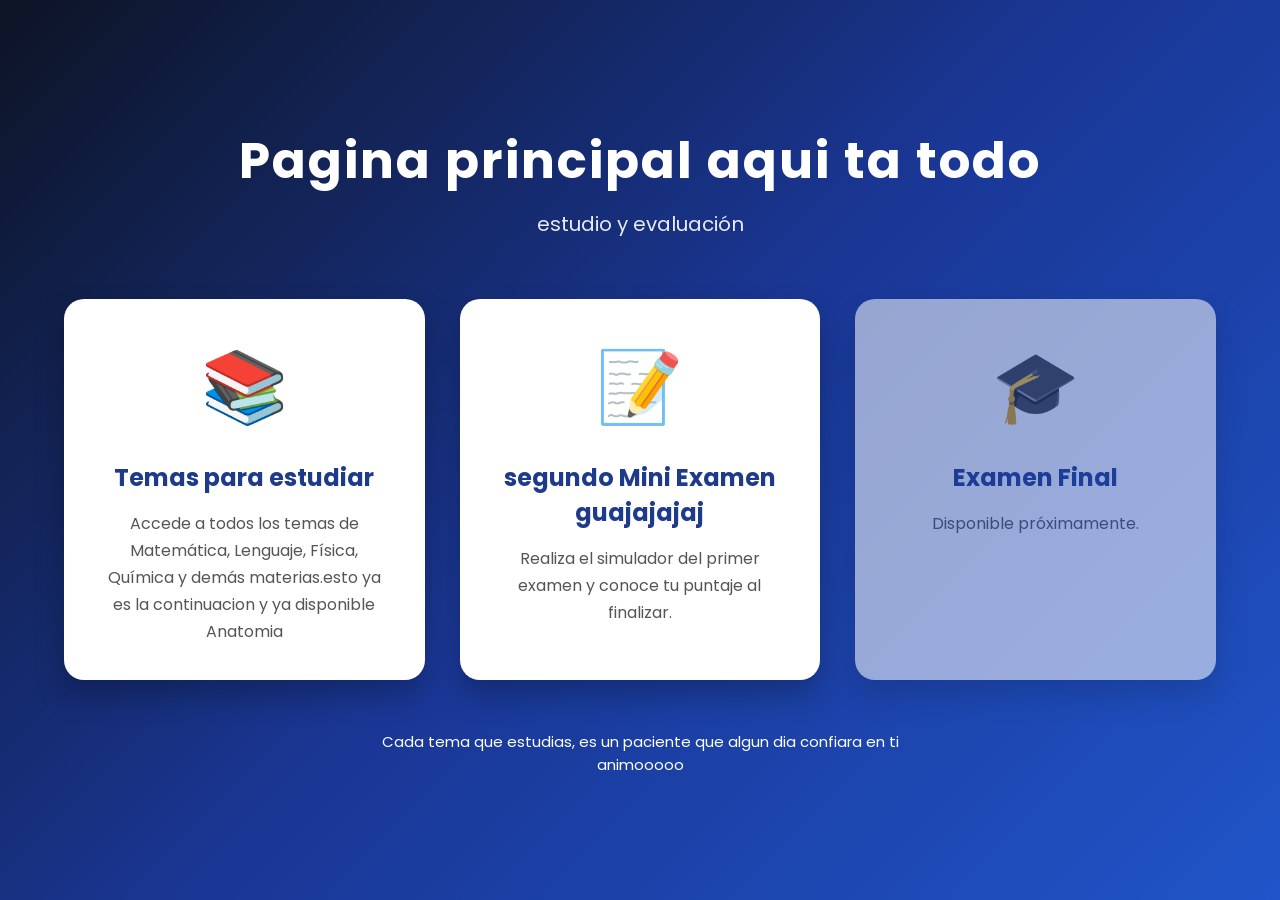
<file: index.html>
<!DOCTYPE html>
<html lang="es">
<head>
    <meta charset="UTF-8">
    <meta name="viewport" content="width=device-width, initial-scale=1.0">
    <title>Sistema Preuniversitario</title>

    <link rel="stylesheet" href="estilos.css">

    <link href="https://fonts.googleapis.com/css2?family=Poppins:wght@300;400;600;700&display=swap" rel="stylesheet">
</head>

<body>

<div class="overlay"></div>

<div class="contenedor">

    <header>

        <h1>Pagina principal aqui ta todo</h1>

        <p> estudio y evaluación</p>

    </header>


    <main>

        <a href="temas.html" class="tarjeta">

            <div class="emoji">📚</div>

            <h2>Temas para estudiar</h2>

            <p>
                Accede a todos los temas de Matemática, Lenguaje,
                Física, Química y demás materias.esto ya es la continuacion y ya disponible Anatomia
            </p>

        </a>


        <a href="Primer mini examen/examenGUjaja.html" class="tarjeta">

            <div class="emoji">📝</div>

            <h2>segundo Mini Examen guajajajaj</h2>

            <p>
                Realiza el simulador del primer examen
                y conoce tu puntaje al finalizar.
            </p>

        </a>


        <a href="#" class="tarjeta deshabilitada">

            <div class="emoji">🎓</div>

            <h2>Examen Final</h2>

            <p>
                Disponible próximamente.
            </p>

        </a>

    </main>

    <footer>

        <p>Cada tema que estudias, es un paciente que algun dia confiara en ti</p>
        <p>animooooo</p>

    </footer>

</div>

</body>
</html>
</file>
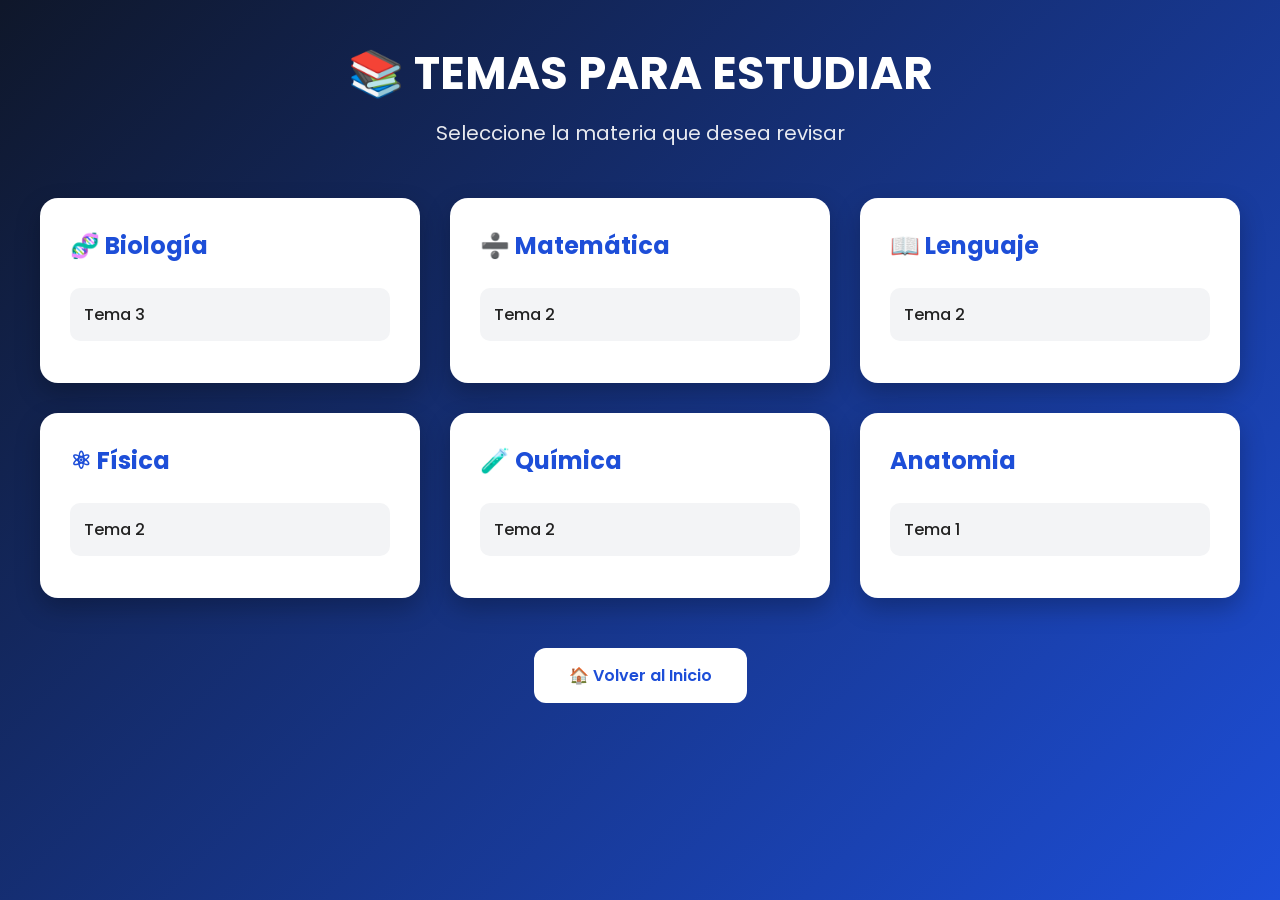
<file: temas.html>
<!DOCTYPE html>
<html lang="es">

<head>

    <meta charset="UTF-8">

    <meta name="viewport" content="width=device-width, initial-scale=1.0">

    <title>Temas para Estudiar</title>

    <link rel="stylesheet" href="temas.css">

    <link rel="preconnect" href="https://fonts.googleapis.com">

    <link href="https://fonts.googleapis.com/css2?family=Poppins:wght@300;400;600;700&display=swap" rel="stylesheet">

</head>

<body>

<div class="contenedor">

<header>

<h1>📚 TEMAS PARA ESTUDIAR</h1>

<p>Seleccione la materia que desea revisar</p>

</header>


<div class="materias">

    <div class="materia">

        <h2>🧬 Biología</h2>

        <a href="temas pa estudiar/BiologiaTema3.html">Tema 3</a>



    </div>


    <div class="materia">

        <h2>➗ Matemática</h2>

        <a href="temas pa estudiar/MatematicaTema2.html">Tema 2</a>

    </div>


    <div class="materia">

        <h2>📖 Lenguaje</h2>

        <a href="temas pa estudiar/LenguajeTema2.html">Tema 2</a>

    </div>


    <div class="materia">

        <h2>⚛ Física</h2>

        <a href="temas pa estudiar/FisicaTema2.html">Tema 2</a>

    </div>


    <div class="materia">

        <h2>🧪 Química</h2>

        <a href="temas pa estudiar/QuimicaTema2.html">Tema 2</a>

    </div>
        <div class="materia">

        <h2> Anatomia</h2>

        <a href="temas pa estudiar/AnatomiaTema1.html">Tema 1</a>

    </div>

</div>


<div class="volver">

<a href="index.html">🏠 Volver al Inicio</a>

</div>

</div>

</body>

</html>
</file>
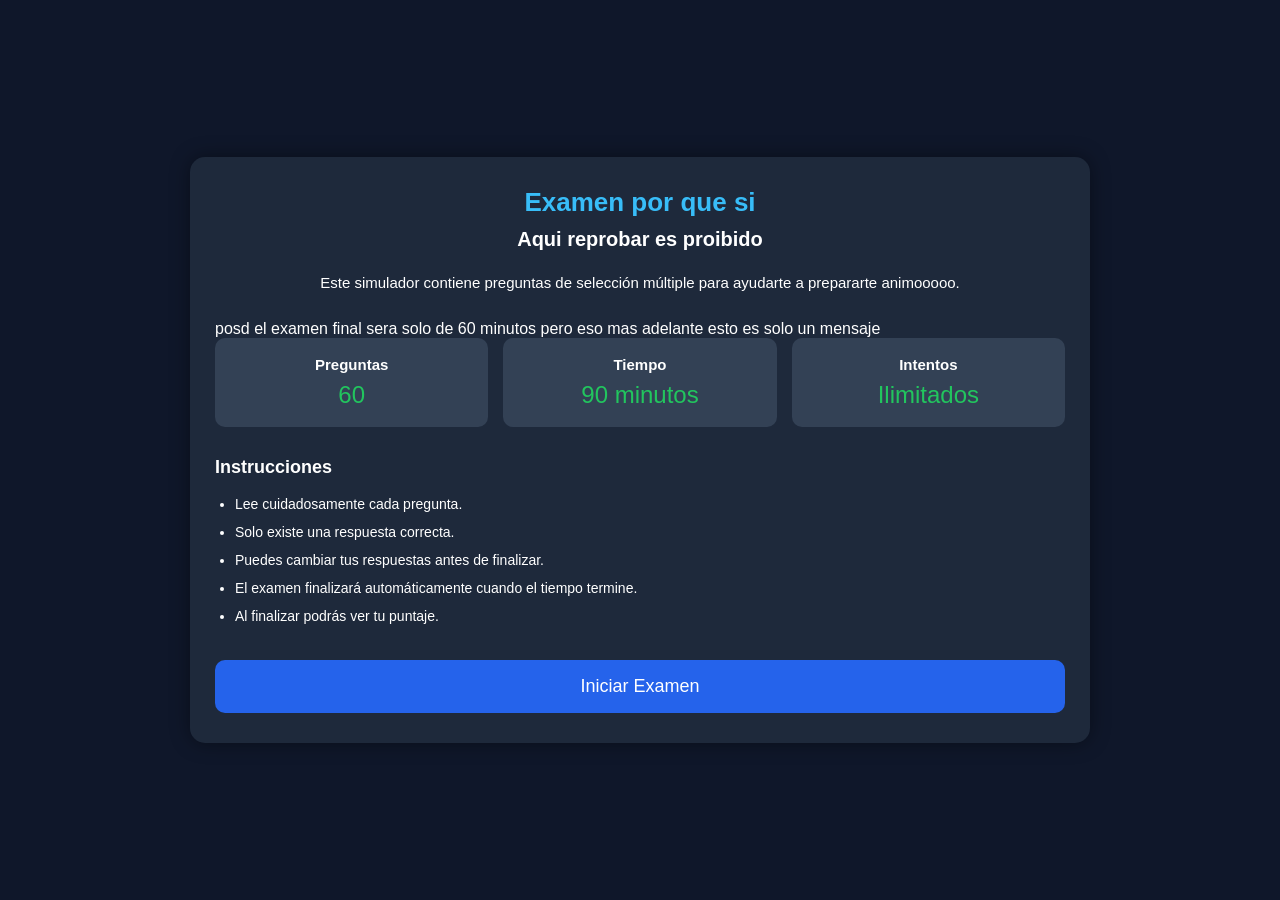
<file: Primer mini examen/analisis.html>
<!DOCTYPE html>
<html lang="es">

<head>
    <meta charset="UTF-8">
    <meta name="viewport" content="width=device-width, initial-scale=1.0">
    <title>Análisis Detallado</title>
    <link rel="stylesheet" href="analisis.css">
</head>

<body>
    <div class="contenedor">
        <!-- Encabezado -->
        <div class="header">
            <h1>📋 Análisis Detallado</h1>
            <p class="subtitulo">Revisa tu rendimiento pregunta por pregunta</p>
        </div>

        <!-- Tarjeta principal -->
        <div class="tarjeta">
            <!-- Resumen rápido -->
            <div class="resumen-rapido">
                <div class="resumen-item">
                    <span class="label">Puntaje</span>
                    <span class="valor" id="resumenPuntaje">0/60</span>
                </div>
                <div class="resumen-item">
                    <span class="label">Porcentaje</span>
                    <span class="valor" id="resumenPorcentaje">0%</span>
                </div>
            </div>

            <!-- Rendimiento por área -->
            <div class="seccion">
                <h2>📚 Rendimiento por Área</h2>
                <div id="areasContainer"></div>
            </div>

            <!-- Filtros -->
            <div class="filtros">
                <button class="filtro-btn active" data-filtro="todas" onclick="filtrarPreguntas('todas')">
                    Todas
                </button>
                <button class="filtro-btn" data-filtro="falladas" onclick="filtrarPreguntas('falladas')">
                    ❌ Falladas
                </button>
                <button class="filtro-btn" data-filtro="acertadas" onclick="filtrarPreguntas('acertadas')">
                    ✅ Acertadas
                </button>
                <button class="filtro-btn" data-filtro="sinresponder" onclick="filtrarPreguntas('sinresponder')">
                    ⏳ Sin responder
                </button>
            </div>

            <!-- Lista de preguntas -->
            <div class="seccion">
                <h2 id="tituloLista">📝 Todas las preguntas</h2>
                <div id="preguntasContainer"></div>
            </div>

            <!-- Botones de acción -->
            <div class="acciones">
                <button onclick="volverResultado()" class="btn-resultado">
                    ← Volver al resultado
                </button>
                <button onclick="volverInicio()" class="btn-inicio">
                    🏠 Volver al inicio
                </button>
            </div>
        </div>
    </div>

    <script src="preguntas.js"></script>
    <script src="analisis.js"></script>
</body>
</html>
</file>
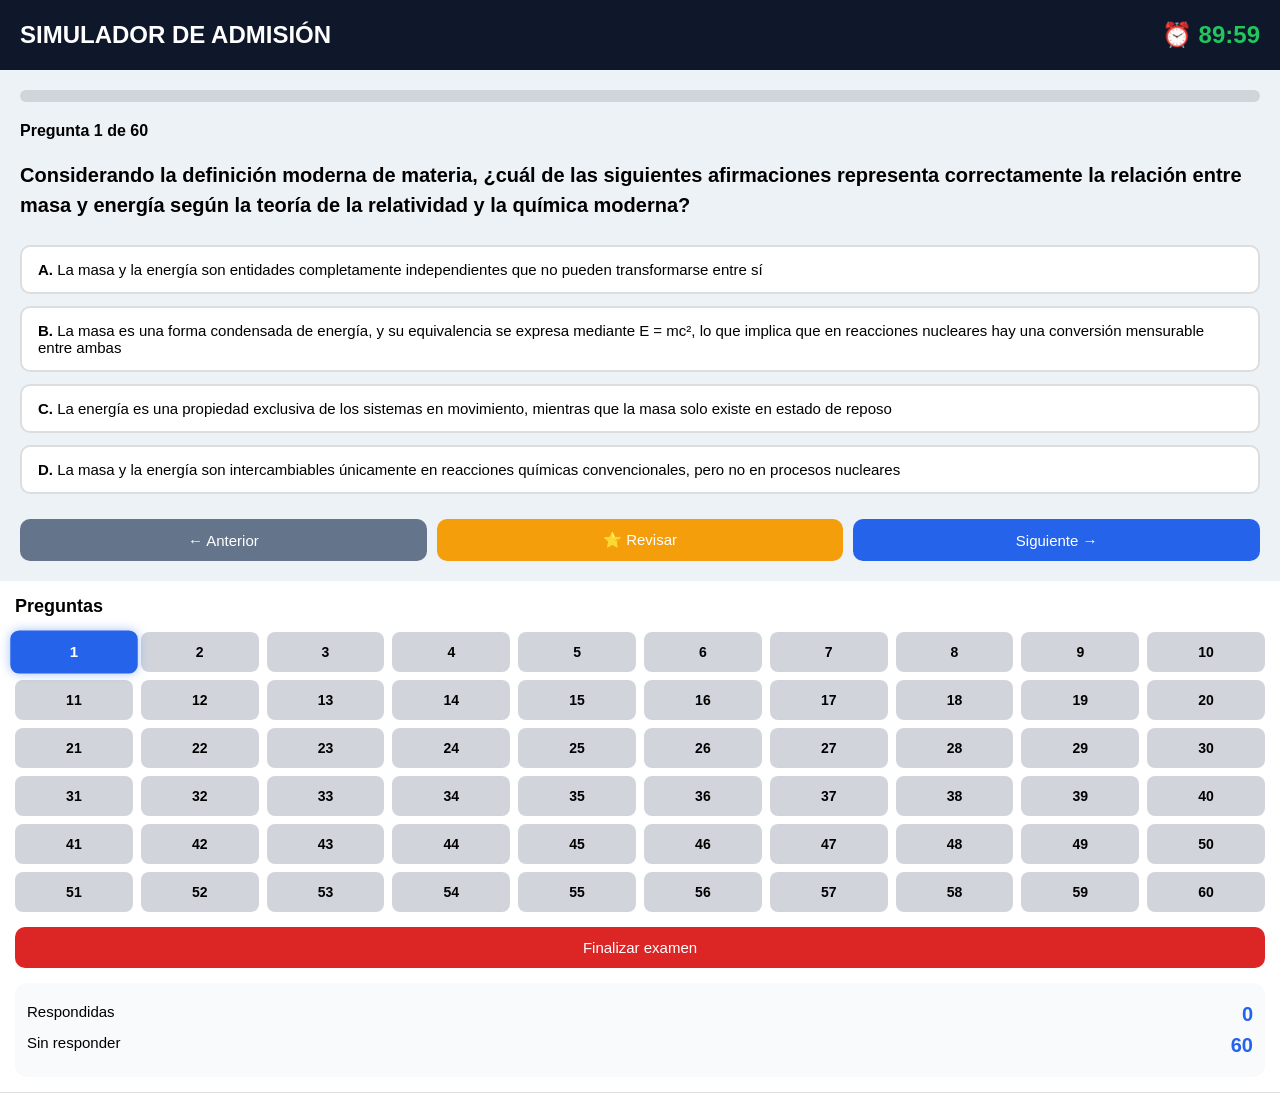
<file: Primer mini examen/examen.html>
<!DOCTYPE html>
<html lang="es">

<head>

<meta charset="UTF-8">
<meta name="viewport" content="width=device-width, initial-scale=1.0">

<title>Examen de Admisión</title>

<link rel="stylesheet" href="examen.css">

</head>

<body>

<header>

    <div class="titulo">

        <h2>SIMULADOR DE ADMISIÓN</h2>

    </div>

    <div class="temporizador">

        ⏰
        <span id="tiempo">
            90:00
        </span>

    </div>

</header>


<main>

    <!-- PANEL IZQUIERDO -->

    <aside class="panel">

        <h3>Preguntas</h3>

        <div id="listaPreguntas">

        </div>

        <button id="finalizar">

            Finalizar examen

        </button>
        <div class="estadisticas">

    <div class="dato">

        <span>Respondidas</span>

        <strong id="respondidas">
            0
        </strong>

    </div>

    <div class="dato">

        <span>Sin responder</span>

        <strong id="faltantes">
            60
        </strong>

    </div>

</div>

    </aside>


    <!-- CONTENIDO -->

    <section class="contenido">

        <div class="barra">

            <div id="progreso">

            </div>

        </div>

        <h3 id="contador">

            Pregunta 1 de 60

        </h3>

        <div id="pregunta">

        </div>

        <div id="opciones">

        </div>

        <div class="botones">

            <button id="anterior">

                ← Anterior

            </button>

            <button id="marcar">

                ⭐ Revisar

            </button>

            <button id="siguiente">

                Siguiente →

            </button>

        </div>

    </section>

</main>


<script src="preguntas.js"></script>
<script src="examen.js"></script>

</body>
</html>
</file>
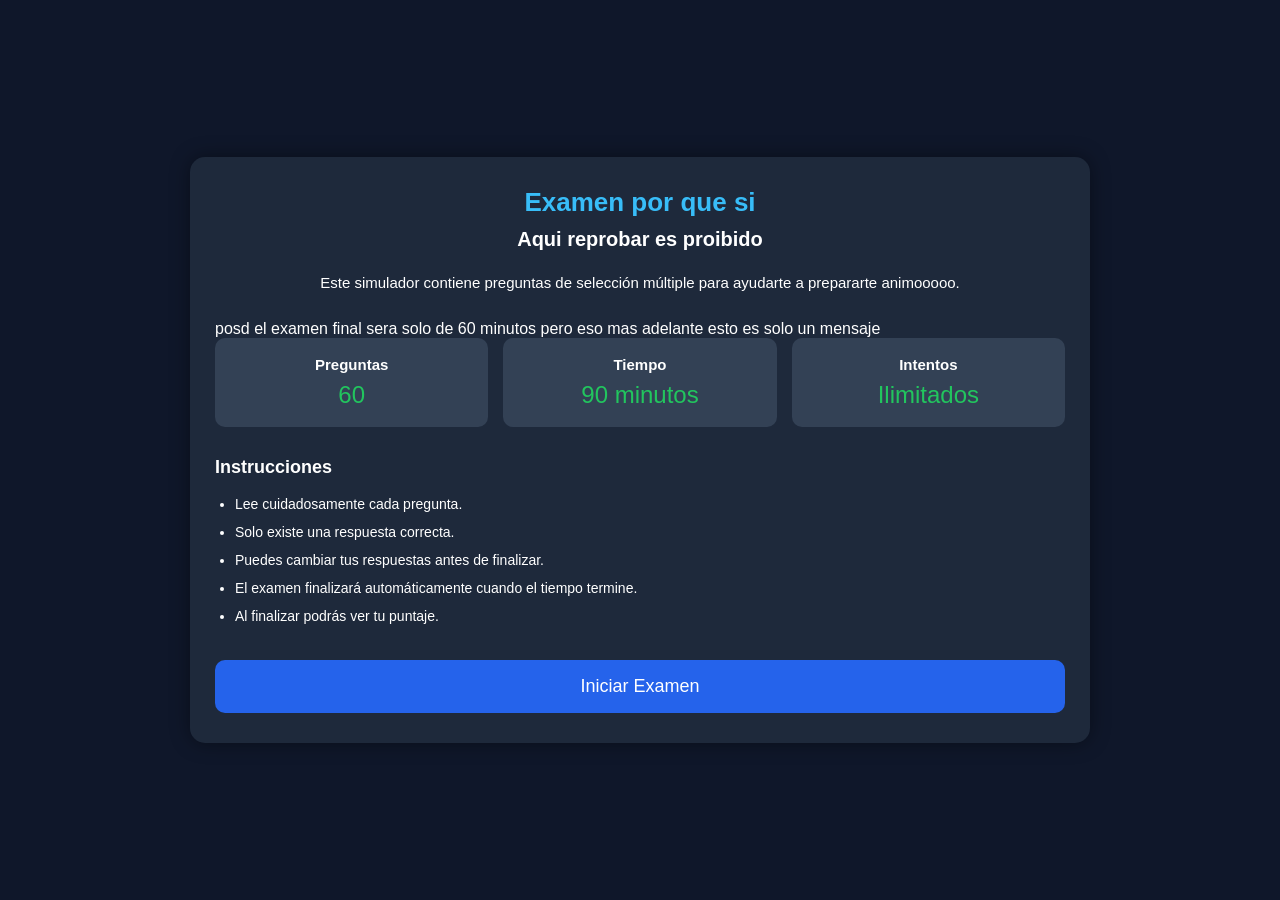
<file: Primer mini examen/examenGUjaja.html>
<!DOCTYPE html>
<html lang="es">
<head>

<meta charset="UTF-8">
<meta name="viewport" content="width=device-width, initial-scale=1.0">

<title>Simulador de Examen de Admisión</title>

<link rel="stylesheet" href="estilos.css">

</head>

<body>

<div class="contenedor">

    <h1>Examen por que si </h1>

    <h2>Aqui reprobar es proibido</h2>

    <p class="descripcion">
        Este simulador contiene preguntas de selección múltiple para ayudarte
        a prepararte animooooo.
    </p>
    <p>posd el examen final sera solo de 60 minutos pero eso mas adelante esto es solo un mensaje</p>

    <div class="info">

        <div class="dato">
            <h3>Preguntas</h3>
            <p>60</p>
        </div>

        <div class="dato">
            <h3>Tiempo</h3>
            <p>90 minutos</p>
        </div>

        <div class="dato">
            <h3>Intentos</h3>
            <p>Ilimitados</p>
        </div>

    </div>

    <div class="instrucciones">

        <h3>Instrucciones</h3>

        <ul>
            <li>Lee cuidadosamente cada pregunta.</li>
            <li>Solo existe una respuesta correcta.</li>
            <li>Puedes cambiar tus respuestas antes de finalizar.</li>
            <li>El examen finalizará automáticamente cuando el tiempo termine.</li>
            <li>Al finalizar podrás ver tu puntaje.</li>
        </ul>

    </div>

    <button id="btnIniciar">
        Iniciar Examen
    </button>

</div>

<script>

document.getElementById("btnIniciar").addEventListener("click",function(){

    // Reiniciar examen anterior
    localStorage.removeItem("respuestasExamen");


    // Entrar al examen
    window.location.href="examen.html";

});

</script>

</body>
</html>
</file>
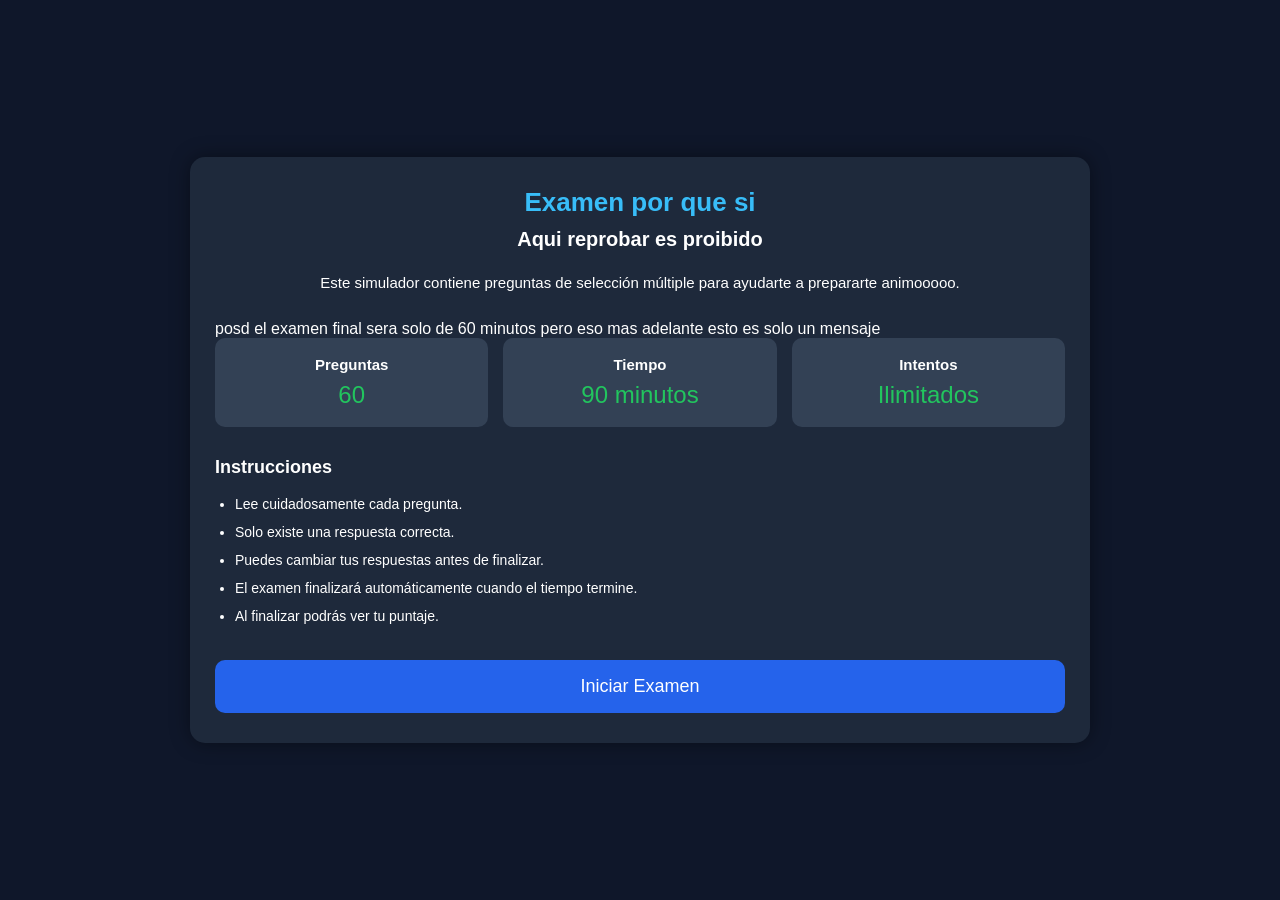
<file: Primer mini examen/resultado.html>
<!DOCTYPE html>
<html lang="es">

<head>
    <meta charset="UTF-8">
    <meta name="viewport" content="width=device-width, initial-scale=1.0">
    <title>Resultado del examen</title>
    <link rel="stylesheet" href="resultado.css">
</head>

<body>
    <div class="contenedor">
        <h1>📊 Resultado del examen</h1>

        <div class="tarjeta">
            <h2 id="puntaje">0 / 60</h2>
            <p>Porcentaje: <b id="porcentaje">0%</b></p>

            <div class="estadisticas">
                <div>
                    Correctas
                    <strong id="correctas" style="color: #22c55e;">0</strong>
                </div>
                <div>
                    Incorrectas
                    <strong id="incorrectas" style="color: #ef4444;">0</strong>
                </div>
                <div>
                    Sin responder
                    <strong id="sinResponder" style="color: #f59e0b;">0</strong>
                </div>
            </div>
            <p>Esto es nuevo es para caundo quieras ver en que pregunta fallaste pero solo se desbloquea despues de realizar el examen 10 veses </p>

            <!-- Mensaje de estado -->
            <div id="mensajeEstado" class="mensaje-estado"></div>
        </div>

        <!-- Botones -->
        <div class="botones">
            <button onclick="verAnalisis()" class="btn-analisis">
                📋 Que hicimos mal :(
            </button>
            <button onclick="volverInicio()" class="btn-inicio">
                🏠 Volver al inicio
            </button>
        </div>
    </div>

    <script src="preguntas.js"></script>
    <script src="resultado.js"></script>
</body>
</html>
</file>
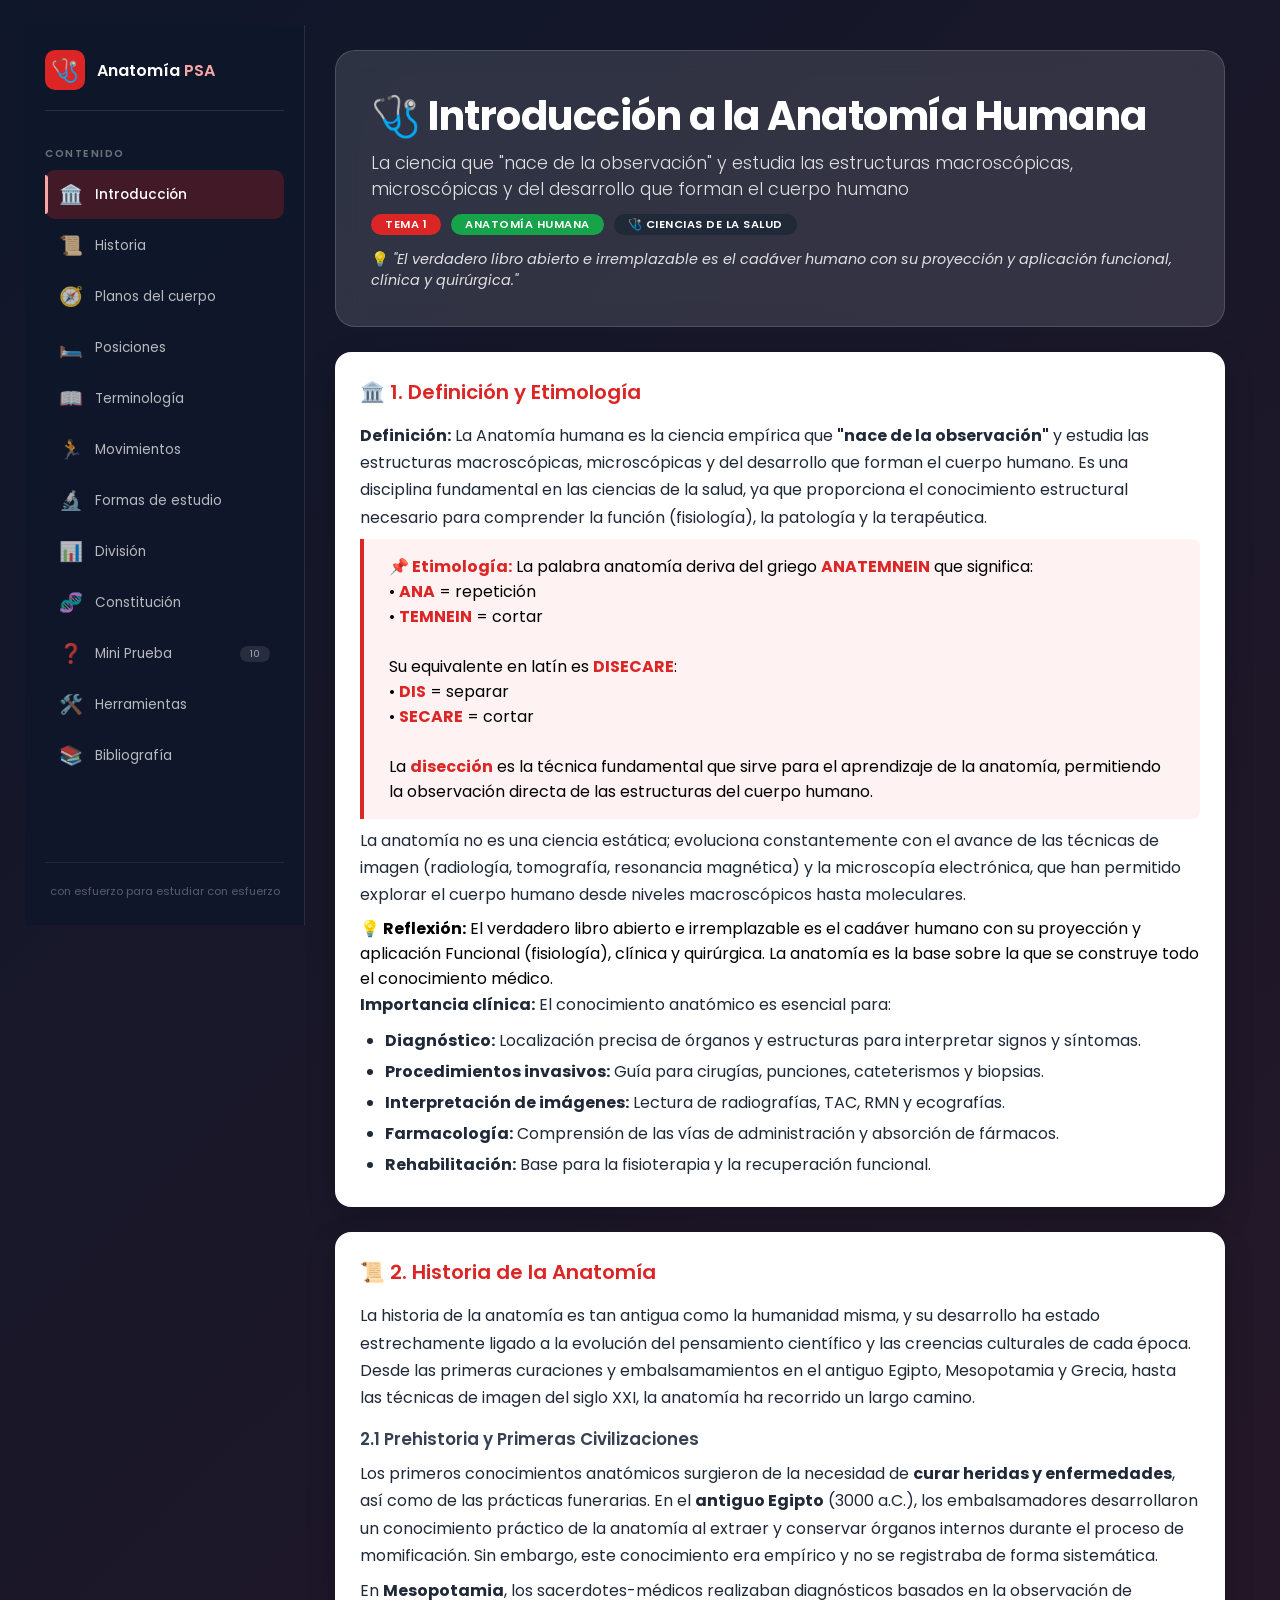
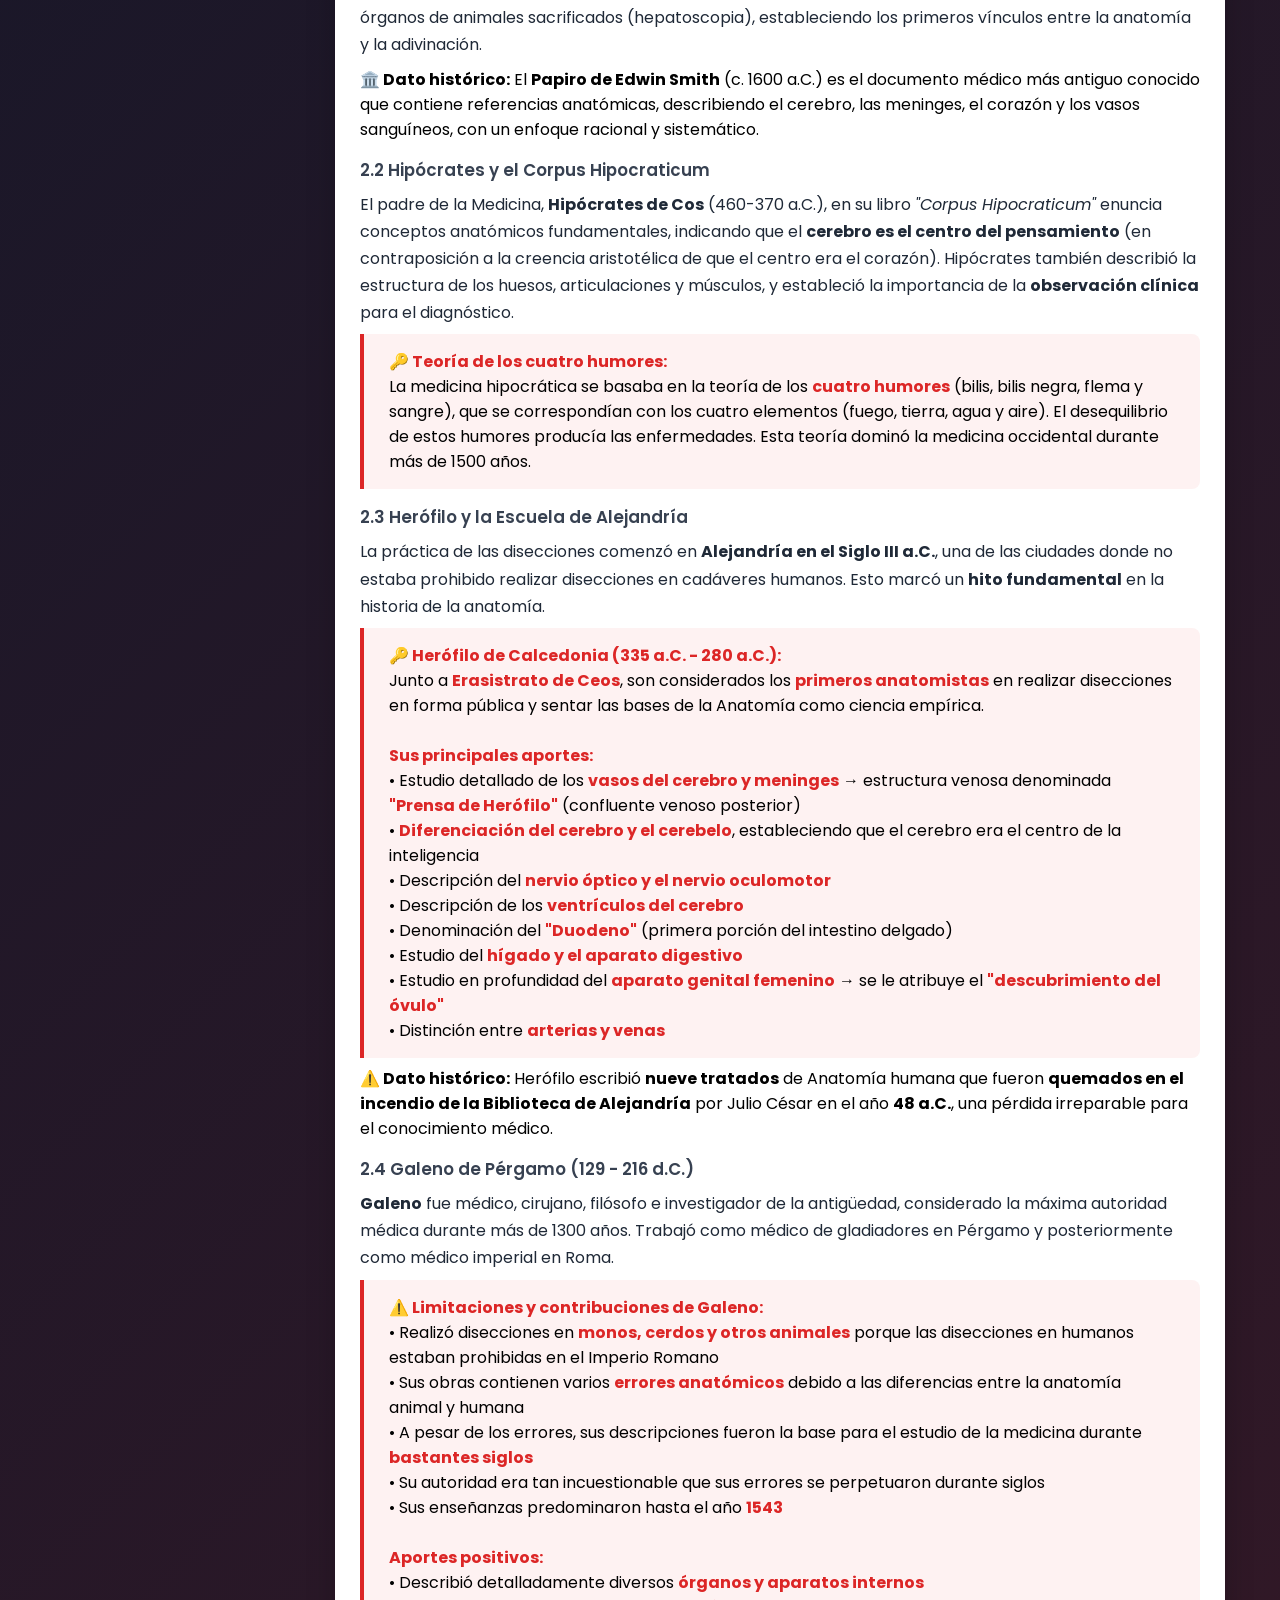
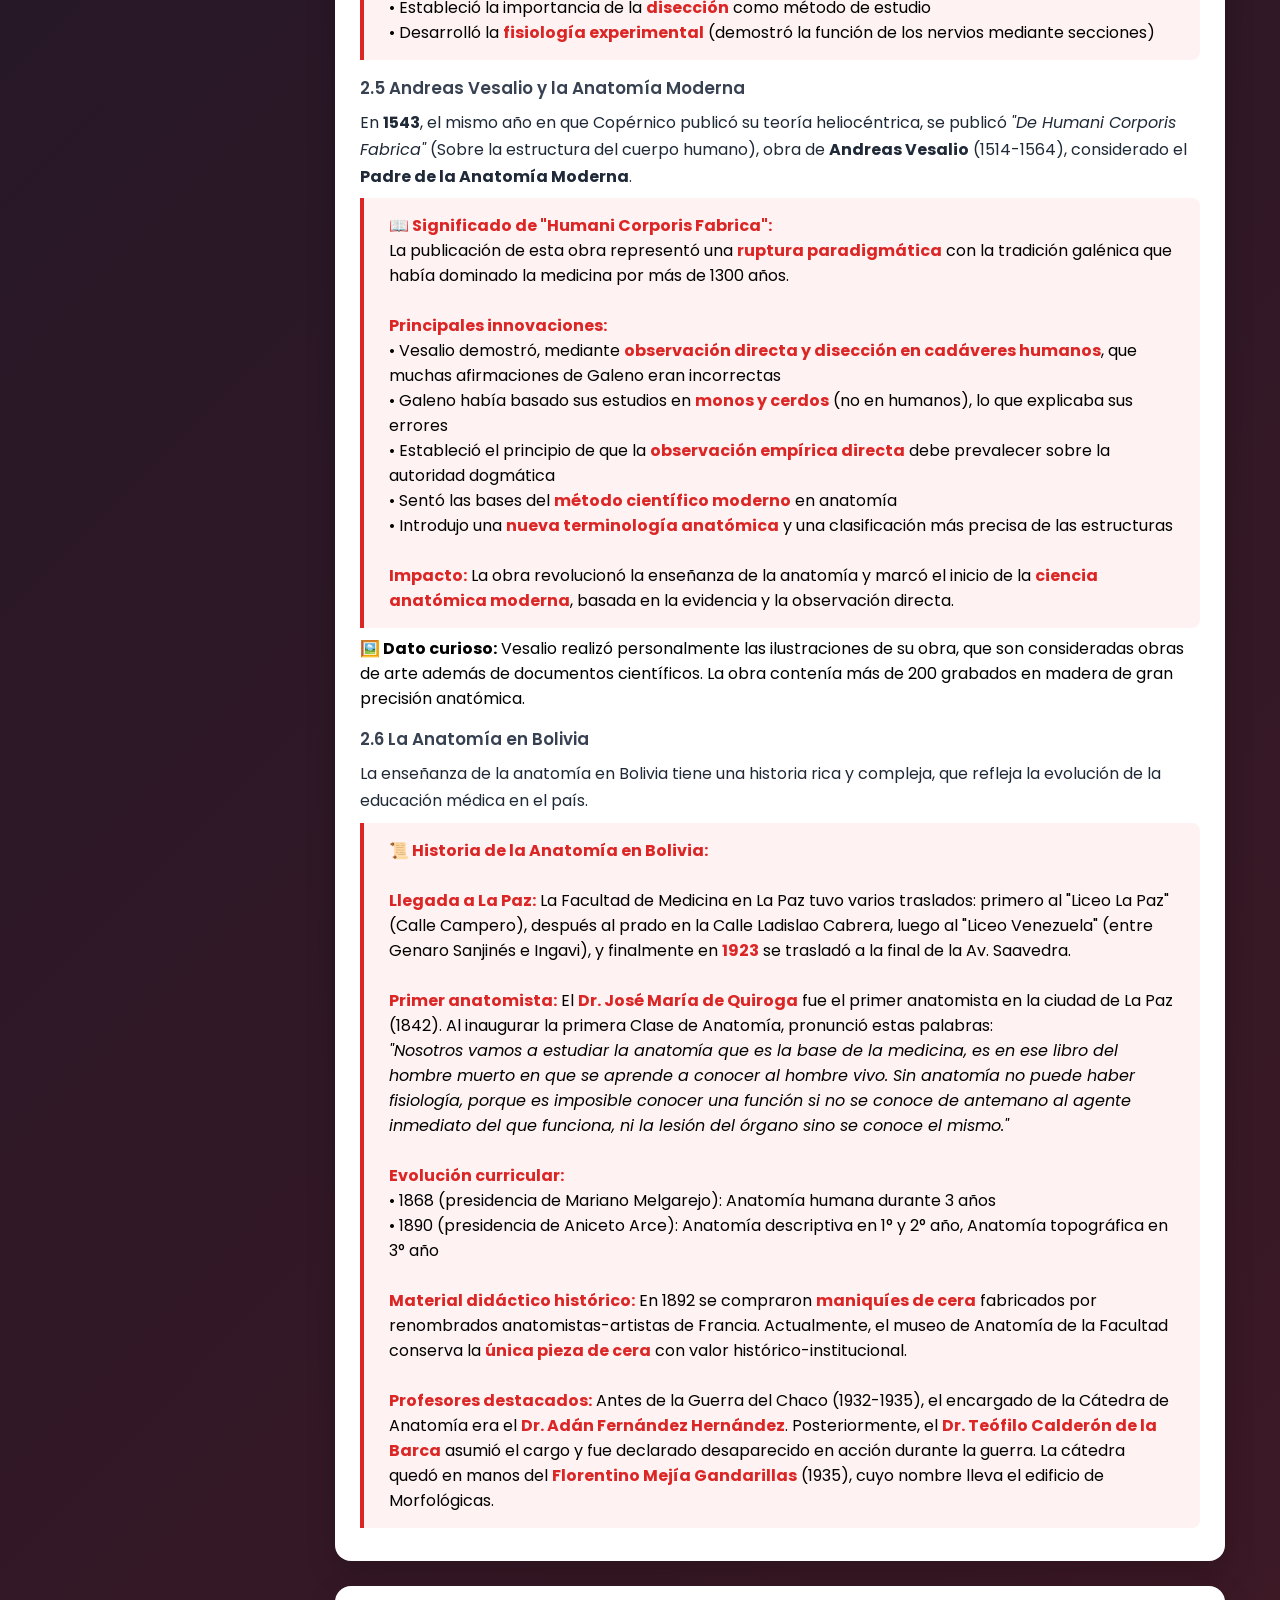
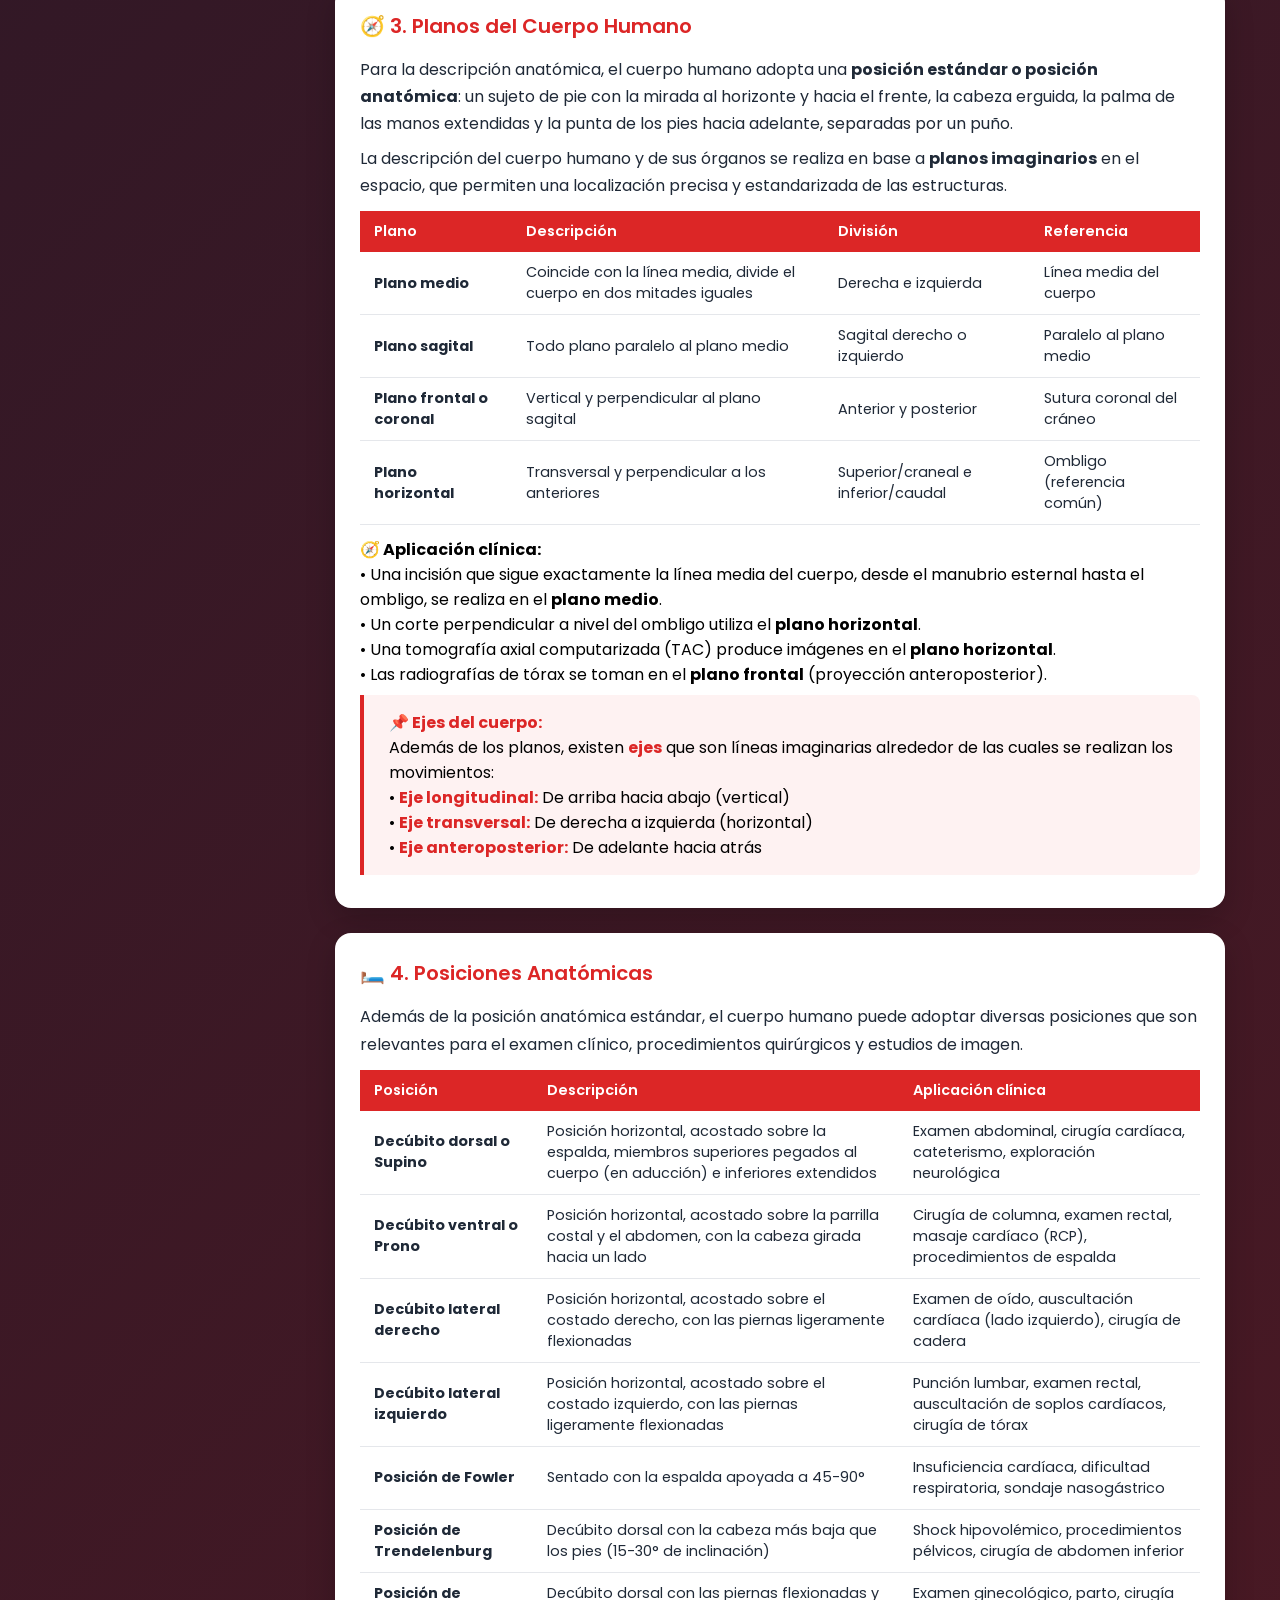
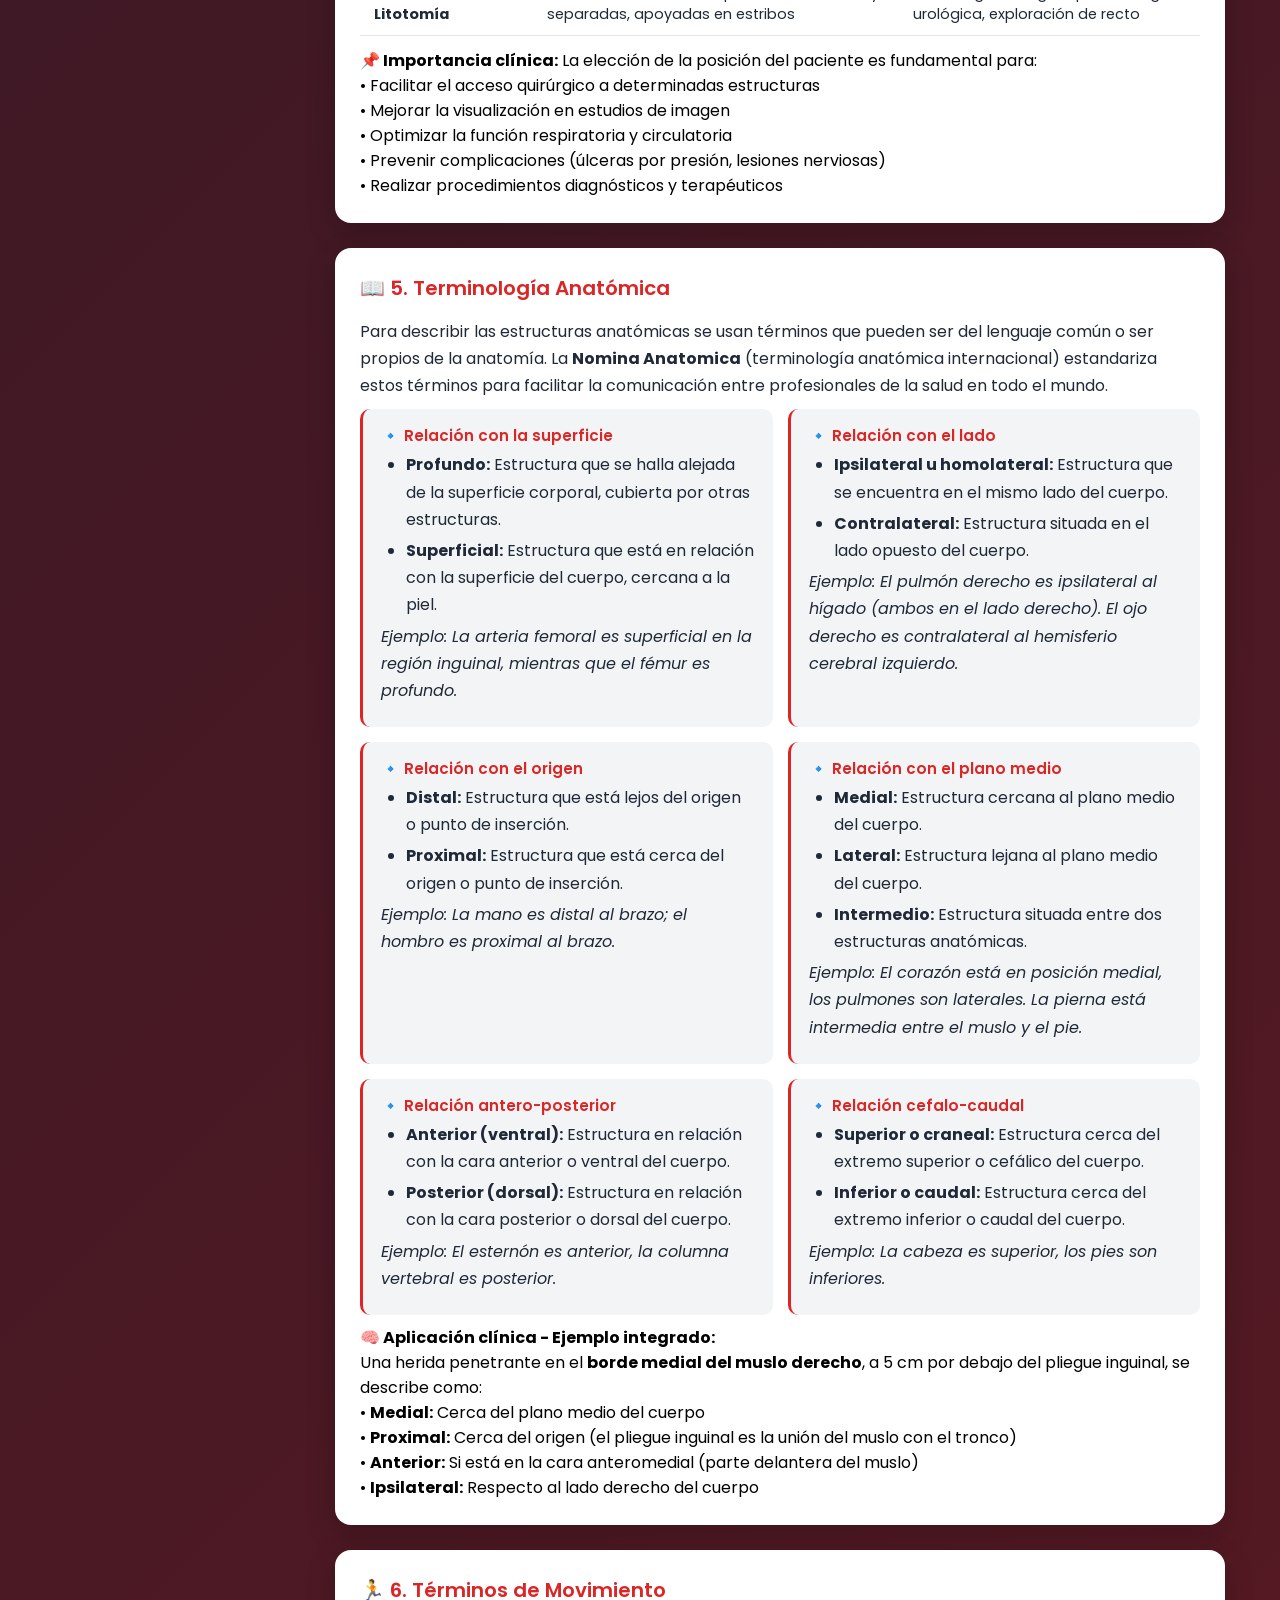
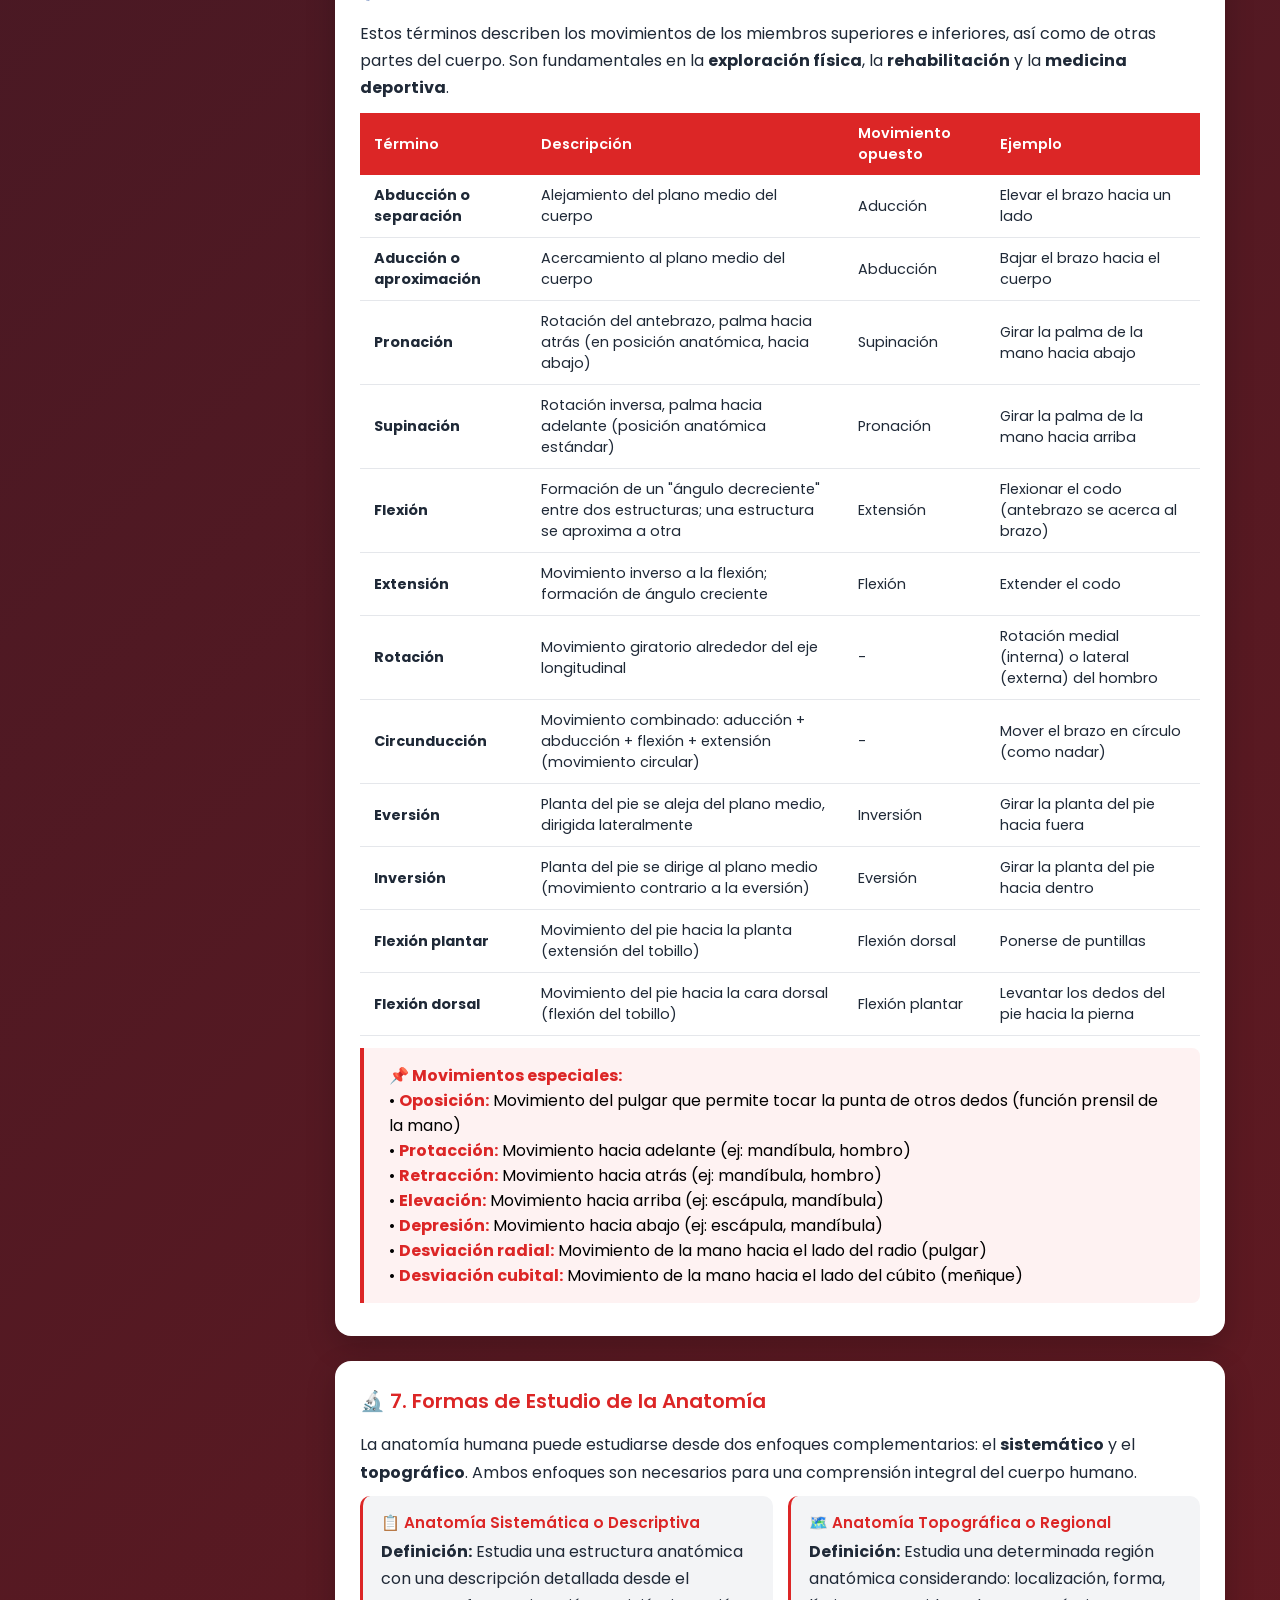
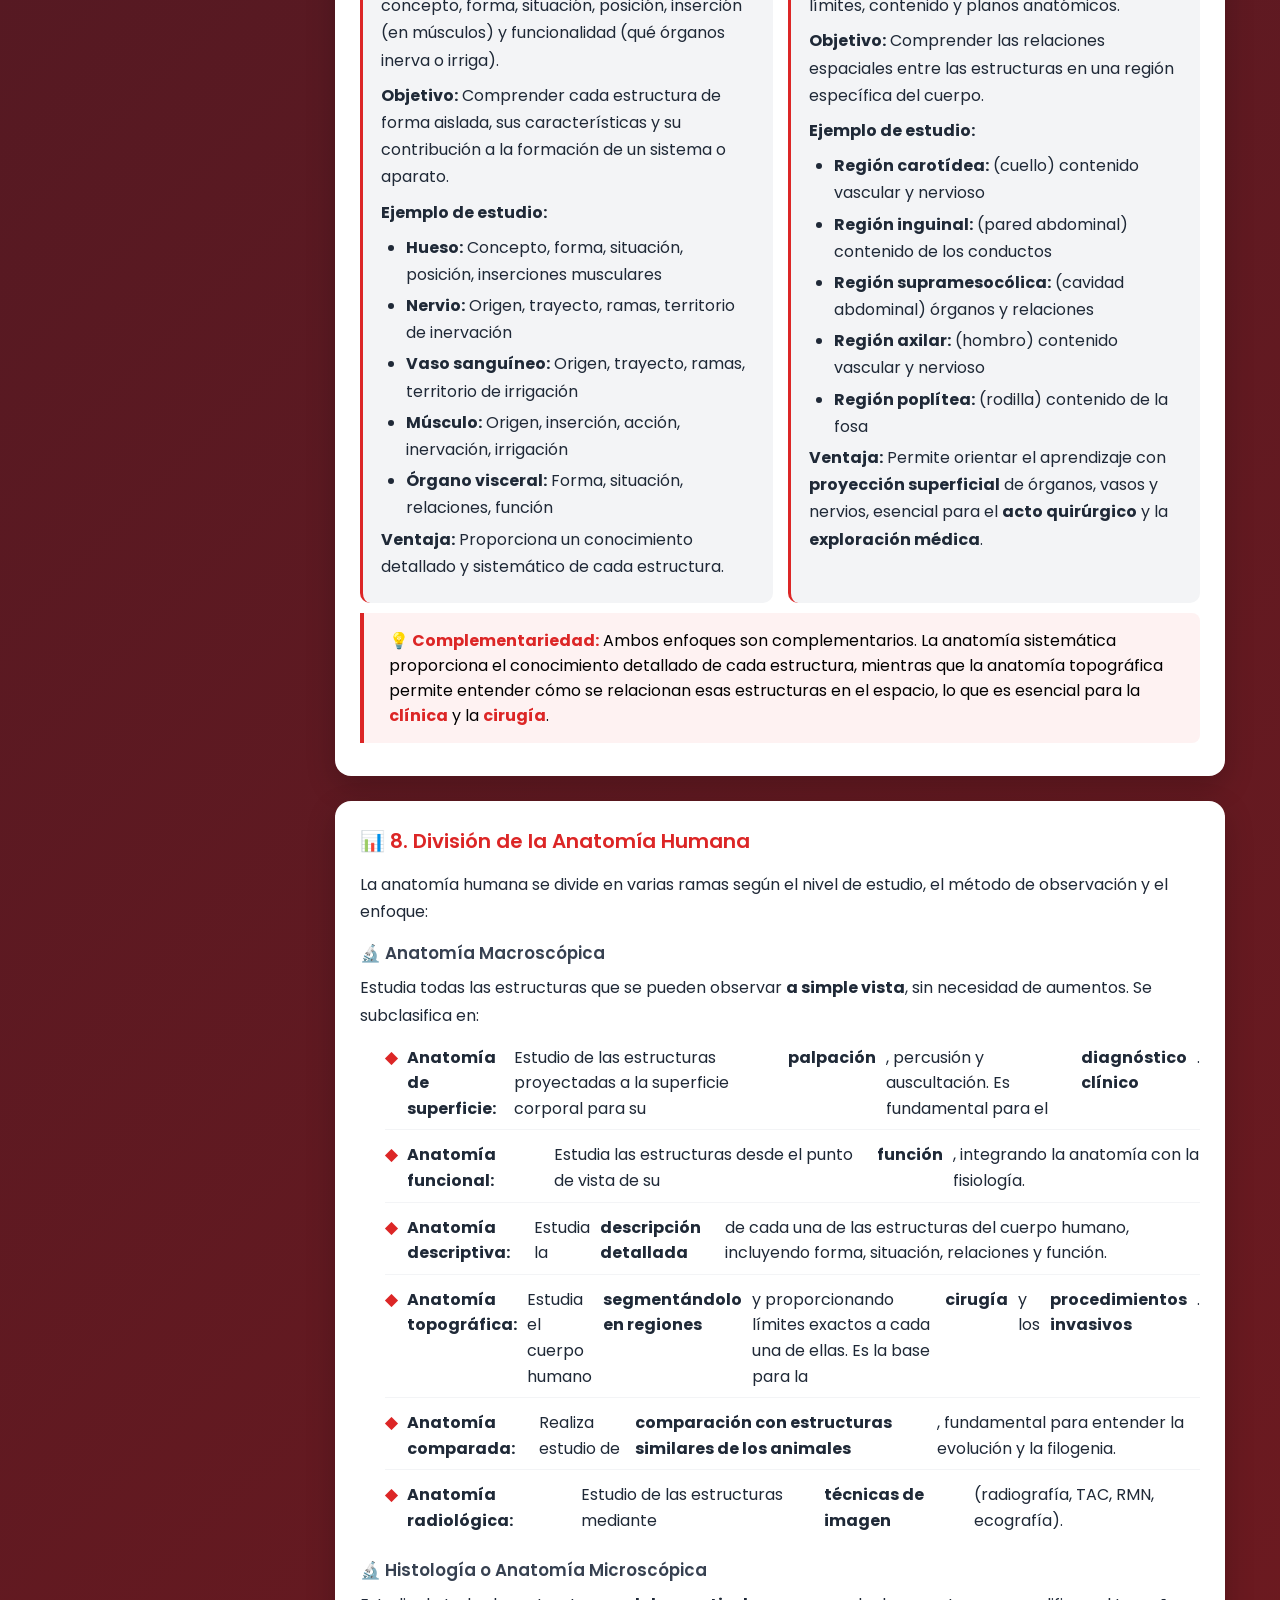
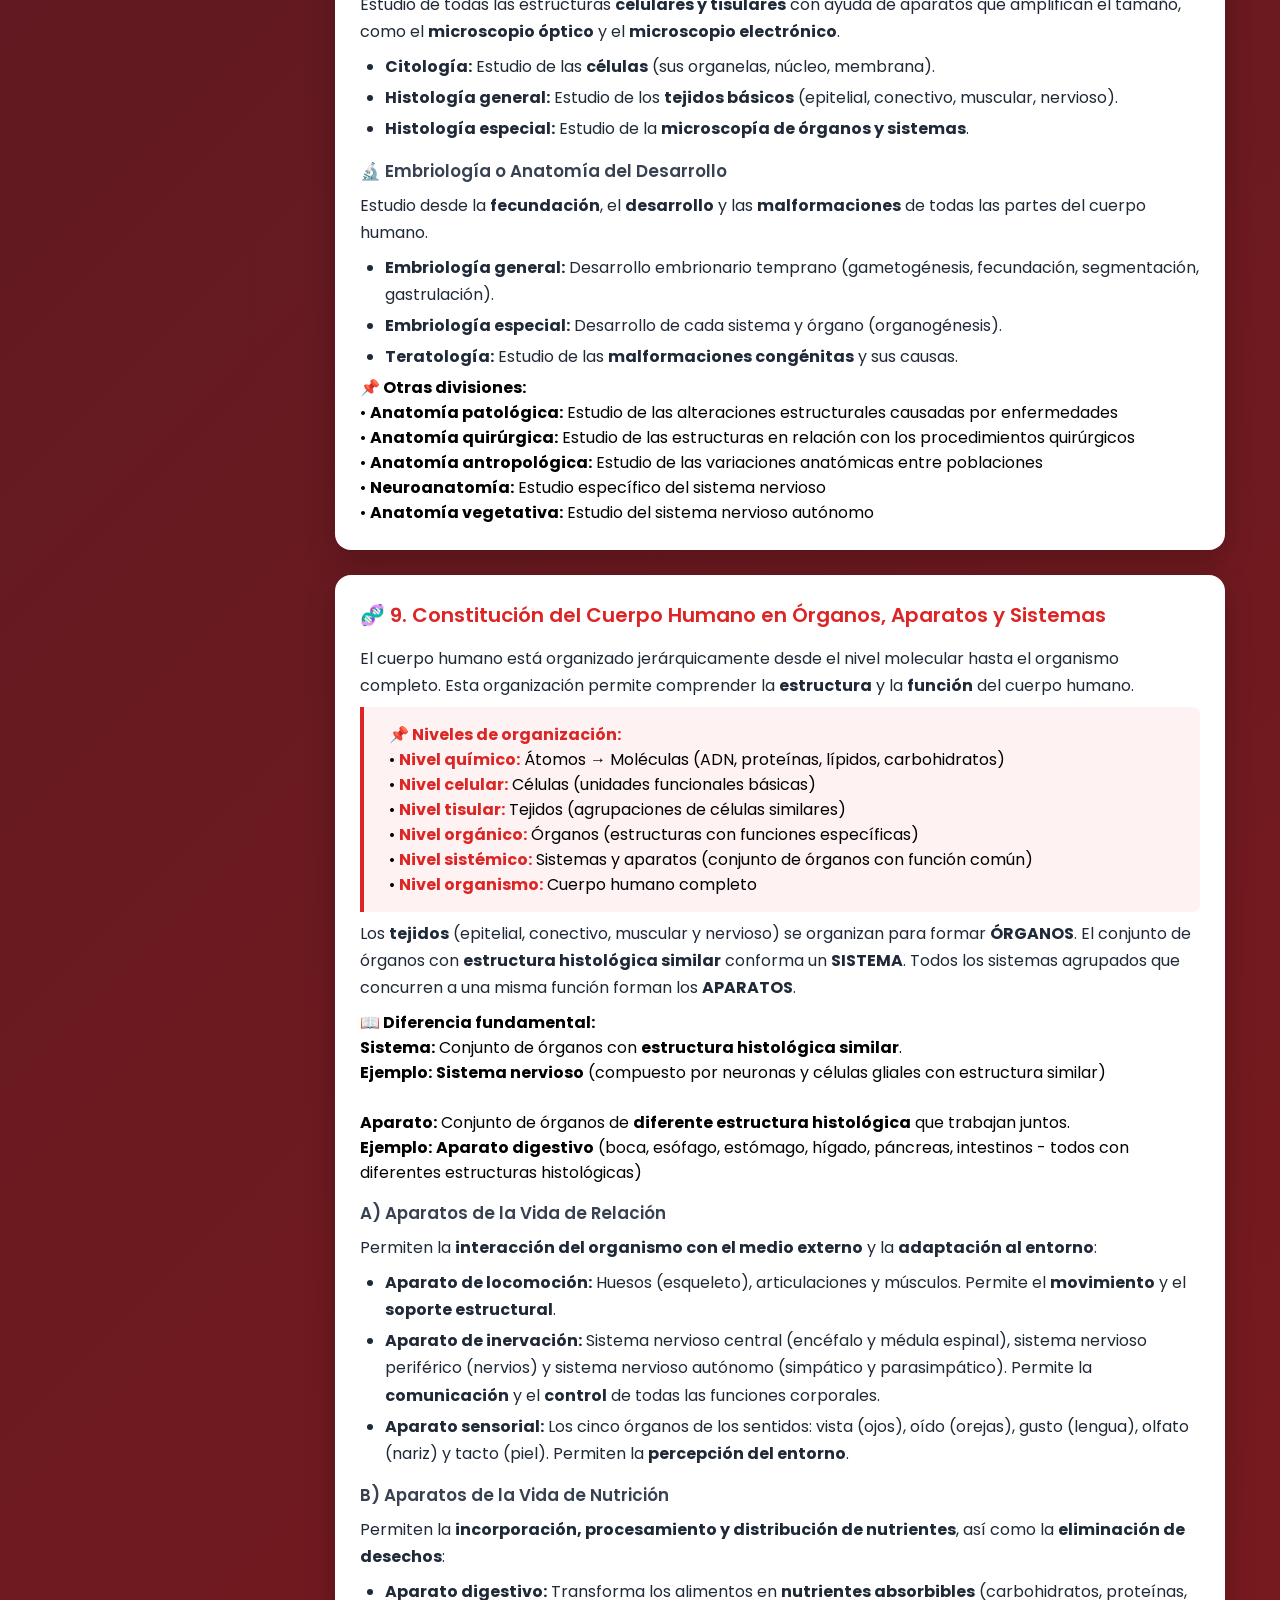
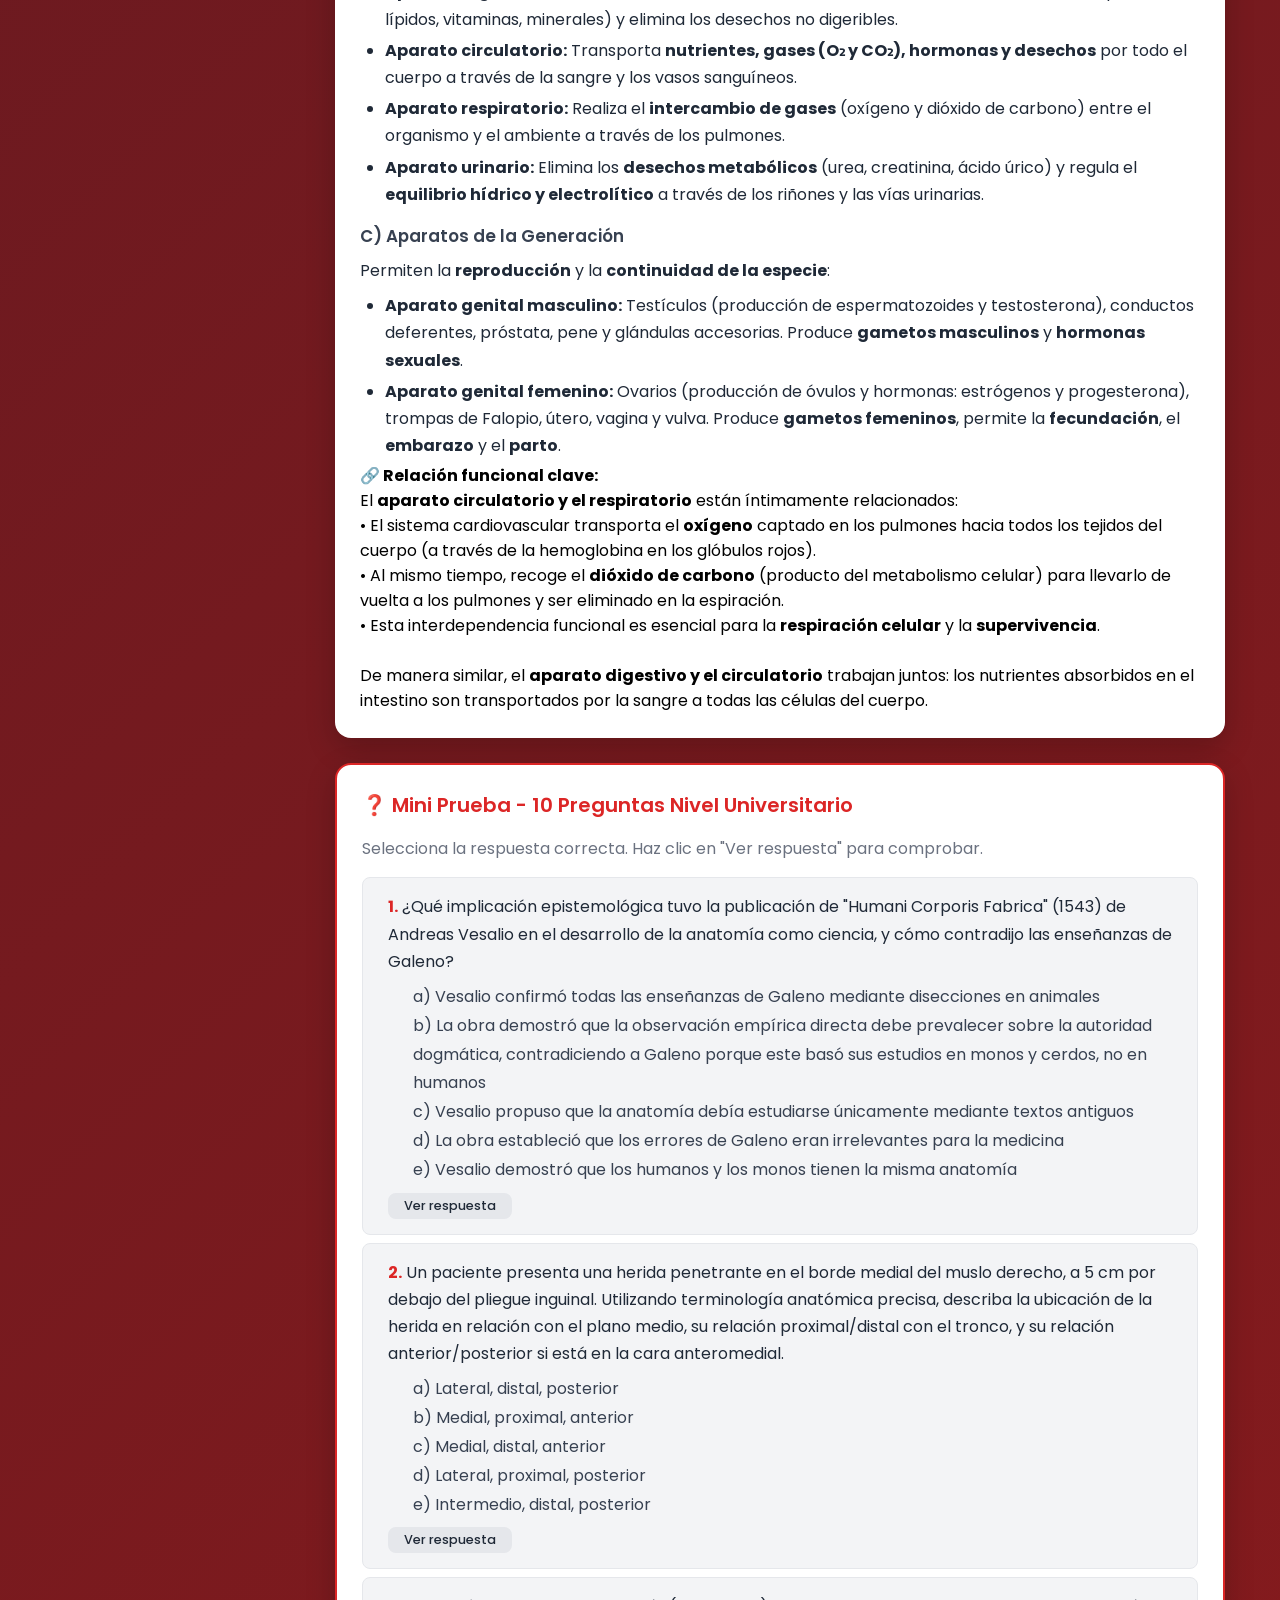
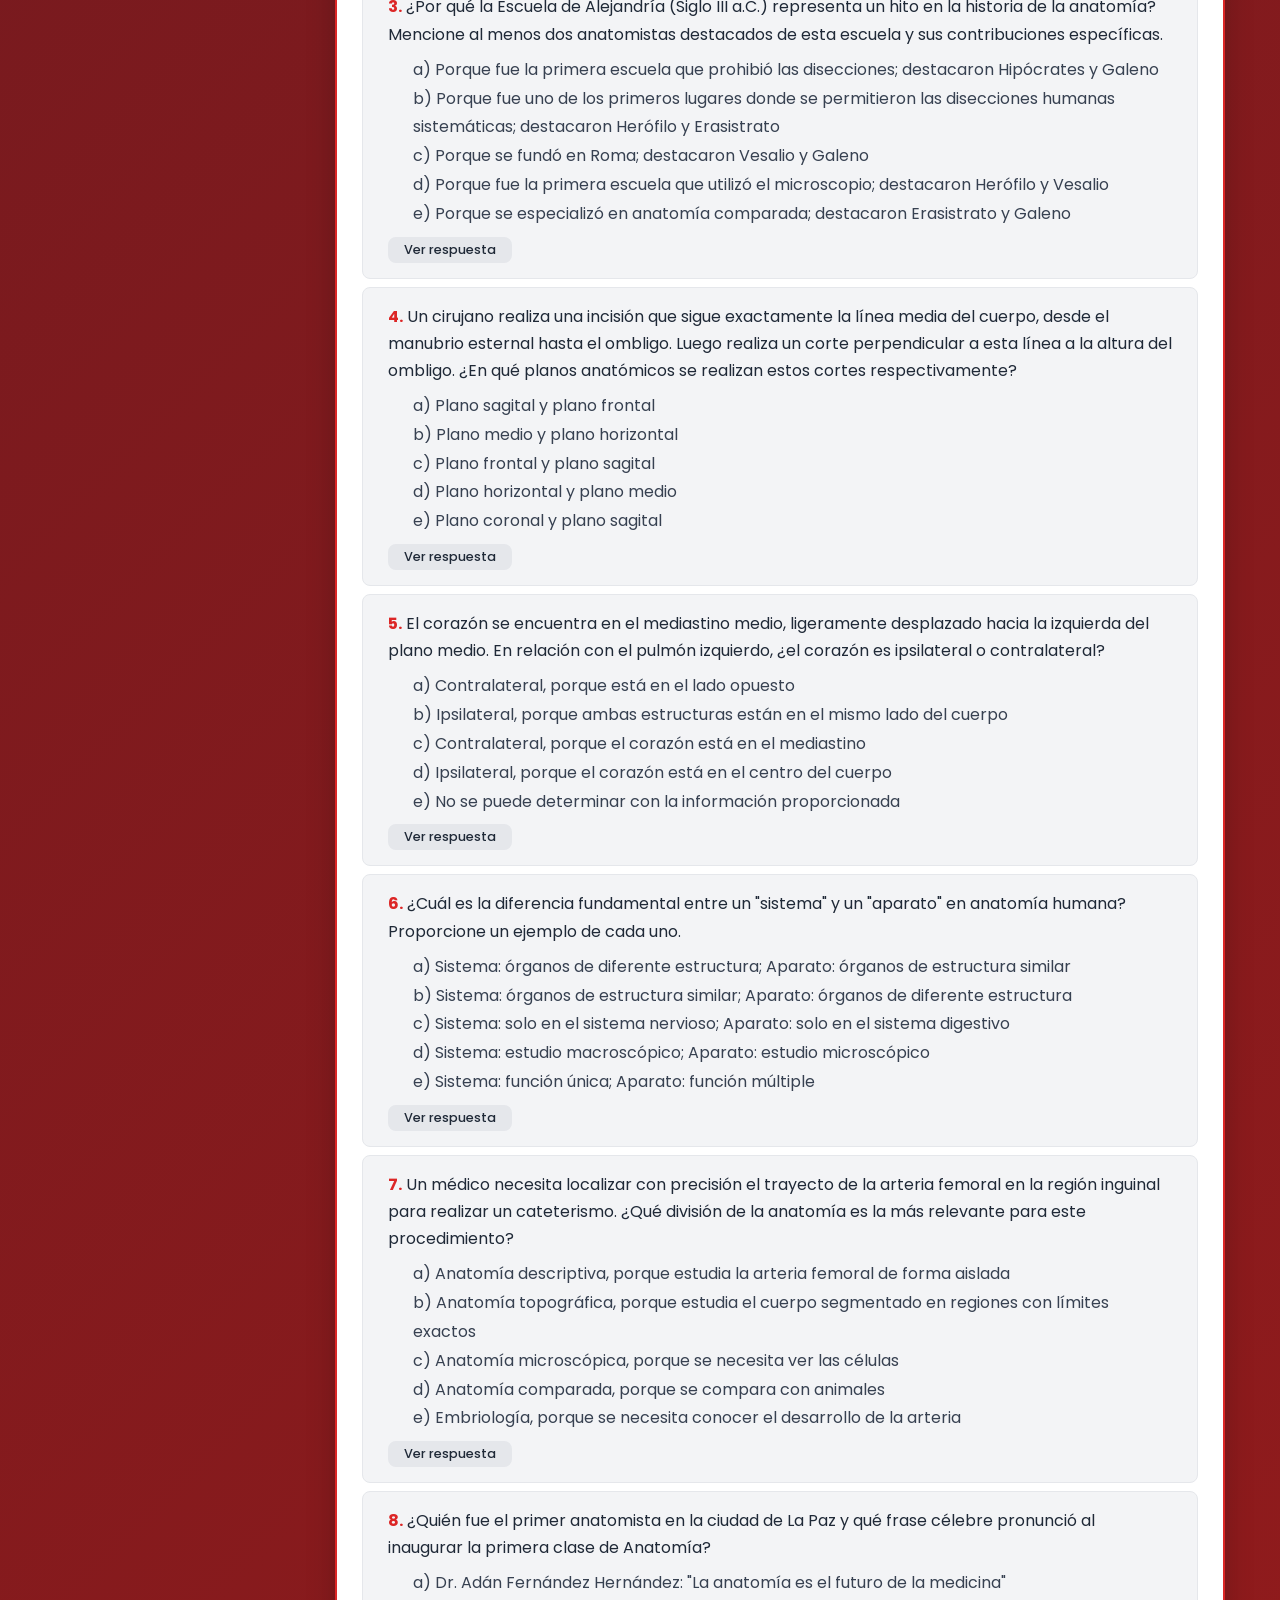
<file: temas pa estudiar/AnatomiaTema1.html>
<!DOCTYPE html>
<html lang="es">
<head>
    <meta charset="UTF-8">
    <meta name="viewport" content="width=device-width, initial-scale=1.0">
    <title>Anatomía Humana - Introducción | Sistema Preuniversitario</title>
    
    <!-- ===== CSS BASE REUTILIZADO ===== -->
    <link rel="stylesheet" href="tema-base.css">
    
    <link href="https://fonts.googleapis.com/css2?family=Poppins:wght@300;400;600;700;800&display=swap" rel="stylesheet">
    
    <style>
        /* ===== SOBRESCRITURA DE VARIABLES PARA ANATOMÍA ===== */
        :root {
            --primary: #dc2626;
            --primary-dark: #991b1b;
            --primary-light: #fca5a5;
            --primary-bg: #fef2f2;
        }

        /* ===== SOBRESCRITURA DEL FONDO ===== */
        body {
            background: linear-gradient(135deg, #0f172a, #991b1b);
        }

        /* ===== SIDEBAR (NUEVO COMPONENTE) ===== */
        .sidebar {
            width: var(--sidebar-width, 280px);
            height: 100vh;
            position: sticky;
            top: 0;
            background: rgba(15, 23, 42, 0.95);
            backdrop-filter: blur(12px);
            -webkit-backdrop-filter: blur(12px);
            border-right: 1px solid rgba(255, 255, 255, 0.1);
            padding: 25px 20px;
            overflow-y: auto;
            flex-shrink: 0;
            display: flex;
            flex-direction: column;
            z-index: 100;
        }

        .sidebar-brand {
            display: flex;
            align-items: center;
            gap: 12px;
            padding-bottom: 20px;
            border-bottom: 1px solid rgba(255, 255, 255, 0.1);
            margin-bottom: 20px;
        }

        .sidebar-brand .logo {
            width: 40px;
            height: 40px;
            background: var(--primary);
            border-radius: 10px;
            display: flex;
            align-items: center;
            justify-content: center;
            font-size: 1.4rem;
            color: white;
            font-weight: 700;
        }

        .sidebar-brand h2 {
            color: white;
            font-size: 1rem;
            font-weight: 600;
        }

        .sidebar-brand span {
            color: var(--primary-light);
        }

        .sidebar-nav {
            flex: 1;
        }

        .sidebar-nav .nav-label {
            color: rgba(255, 255, 255, 0.4);
            font-size: 0.65rem;
            text-transform: uppercase;
            letter-spacing: 1.5px;
            font-weight: 600;
            padding: 15px 0 8px 0;
        }

        .sidebar-nav a {
            display: flex;
            align-items: center;
            gap: 12px;
            padding: 10px 14px;
            color: rgba(255, 255, 255, 0.7);
            text-decoration: none;
            border-radius: 10px;
            transition: all 0.3s ease;
            font-size: 0.85rem;
            font-weight: 400;
            margin-bottom: 2px;
            position: relative;
        }

        .sidebar-nav a:hover {
            background: rgba(255, 255, 255, 0.08);
            color: white;
        }

        .sidebar-nav a.active {
            background: rgba(220, 38, 38, 0.25);
            color: white;
            font-weight: 500;
        }

        .sidebar-nav a.active::before {
            content: '';
            position: absolute;
            left: 0;
            top: 10%;
            height: 80%;
            width: 3px;
            background: var(--primary-light);
            border-radius: 0 3px 3px 0;
        }

        .sidebar-nav a .icon {
            font-size: 1.2rem;
            width: 24px;
            text-align: center;
        }

        .sidebar-nav a .badge-nav {
            margin-left: auto;
            background: rgba(255, 255, 255, 0.1);
            padding: 1px 10px;
            border-radius: 12px;
            font-size: 0.6rem;
            color: rgba(255, 255, 255, 0.6);
        }

        .sidebar-footer {
            padding-top: 20px;
            border-top: 1px solid rgba(255, 255, 255, 0.08);
            font-size: 0.7rem;
            color: rgba(255, 255, 255, 0.3);
            text-align: center;
        }

        /* ===== CONTENIDO PRINCIPAL (CON SIDEBAR) ===== */
        .main-content {
            flex: 1;
            padding: 25px 30px;
            max-width: calc(100% - var(--sidebar-width, 280px));
            overflow-x: hidden;
        }

        body {
            display: flex;
        }

        .contenedor-tema {
            max-width: 1000px;
            margin: 0 auto;
        }

        /* ===== BADGE ESPECÍFICO ===== */
        .badge-success {
            background: var(--success);
        }

        .badge-dark {
            background: #1f2937;
        }

        /* ===== COMPONENTES NUEVOS PARA ANATOMÍA ===== */
        .grid-2col {
            display: grid;
            grid-template-columns: 1fr 1fr;
            gap: 15px;
            margin: 10px 0;
        }

        .grid-2col .col {
            background: var(--gray-bg);
            padding: 15px 18px;
            border-radius: 10px;
            border-left: 3px solid var(--primary);
        }

        .grid-2col .col h4 {
            color: var(--primary);
            margin-top: 0;
        }

        .tabla-terminos {
            width: 100%;
            border-collapse: collapse;
            margin: 12px 0;
            font-size: 0.9rem;
        }

        .tabla-terminos th {
            background: var(--primary);
            color: white;
            padding: 10px 14px;
            text-align: left;
            font-weight: 600;
        }

        .tabla-terminos td {
            padding: 10px 14px;
            border-bottom: 1px solid var(--gray-light);
            color: var(--text-dark);
        }

        .tabla-terminos tr:hover td {
            background: var(--gray-bg);
        }

        .lista-definiciones {
            list-style: none;
            padding: 0;
        }

        .lista-definiciones li {
            padding: 8px 0;
            border-bottom: 1px solid var(--gray-bg);
            display: flex;
            align-items: flex-start;
            gap: 10px;
            color: var(--text-dark);
            line-height: 1.6;
        }

        .lista-definiciones li::before {
            content: "◆";
            color: var(--primary);
            font-weight: bold;
            flex-shrink: 0;
        }

        .lista-definiciones li:last-child {
            border-bottom: none;
        }

        /* ===== HERRAMIENTAS EN GRID ===== */
        .herramientas-grid {
            display: grid;
            grid-template-columns: 1fr 1fr 1fr;
            gap: 20px;
            margin-top: 10px;
        }

        .herramienta-card {
            background: var(--bg-white);
            border-radius: var(--radius-lg);
            padding: 20px;
            box-shadow: var(--shadow-lg);
        }

        .herramienta-card h3 {
            color: var(--primary);
            font-size: 0.95rem;
            margin-bottom: 12px;
            display: flex;
            align-items: center;
            gap: 8px;
        }

        /* ===== RESPONSIVE PARA SIDEBAR ===== */
        @media (max-width: 1024px) {
            :root {
                --sidebar-width: 240px;
            }
            .herramientas-grid {
                grid-template-columns: 1fr 1fr;
            }
        }

        @media (max-width: 768px) {
            :root {
                --sidebar-width: 100%;
            }

            body {
                flex-direction: column;
                padding: 0;
            }

            .sidebar {
                width: 100%;
                height: auto;
                position: relative;
                padding: 12px 15px;
                border-right: none;
                border-bottom: 1px solid rgba(255, 255, 255, 0.1);
                flex-direction: row;
                flex-wrap: wrap;
                align-items: center;
            }

            .sidebar-brand {
                padding-bottom: 0;
                border-bottom: none;
                margin-bottom: 0;
                flex: 0 0 auto;
            }

            .sidebar-brand .logo {
                width: 32px;
                height: 32px;
                font-size: 1rem;
            }

            .sidebar-brand h2 {
                font-size: 0.8rem;
            }

            .sidebar-nav {
                display: flex;
                flex-wrap: wrap;
                gap: 3px;
                flex: 1;
                padding: 0 8px;
            }

            .sidebar-nav .nav-label {
                display: none;
            }

            .sidebar-nav a {
                padding: 4px 10px;
                font-size: 0.65rem;
                gap: 3px;
                border-radius: 6px;
            }

            .sidebar-nav a .icon {
                font-size: 0.8rem;
                width: 16px;
            }

            .sidebar-nav a .badge-nav {
                display: none;
            }

            .sidebar-nav a.active::before {
                display: none;
            }

            .sidebar-footer {
                display: none;
            }

            .main-content {
                max-width: 100%;
                padding: 12px 15px;
                flex: 1;
            }

            .grid-2col {
                grid-template-columns: 1fr;
                gap: 10px;
            }

            .tabla-terminos {
                display: block;
                overflow-x: auto;
                font-size: 0.8rem;
            }

            .tabla-terminos th,
            .tabla-terminos td {
                padding: 8px 10px;
                min-width: 80px;
            }

            .herramientas-grid {
                grid-template-columns: 1fr;
                gap: 15px;
            }
        }

        @media (max-width: 480px) {
            .sidebar-nav a {
                font-size: 0.55rem;
                padding: 3px 7px;
            }

            .sidebar-nav a .icon {
                font-size: 0.7rem;
                width: 14px;
            }
        }
    </style>
</head>
<body>
    <!-- ===== SIDEBAR ===== -->
    <aside class="sidebar" role="navigation" aria-label="Navegación principal">
        <div class="sidebar-brand">
            <div class="logo">🩺</div>
            <h2>Anatomía <span>PSA</span></h2>
        </div>

        <nav class="sidebar-nav">
            <div class="nav-label">Contenido</div>
            <a href="#introduccion" class="active">
                <span class="icon">🏛️</span> Introducción
            </a>
            <a href="#historia">
                <span class="icon">📜</span> Historia
            </a>
            <a href="#planos">
                <span class="icon">🧭</span> Planos del cuerpo
            </a>
            <a href="#posiciones">
                <span class="icon">🛏️</span> Posiciones
            </a>
            <a href="#terminologia">
                <span class="icon">📖</span> Terminología
            </a>
            <a href="#movimiento">
                <span class="icon">🏃</span> Movimientos
            </a>
            <a href="#estudio">
                <span class="icon">🔬</span> Formas de estudio
            </a>
            <a href="#division">
                <span class="icon">📊</span> División
            </a>
            <a href="#constitucion">
                <span class="icon">🧬</span> Constitución
            </a>
            <a href="#prueba">
                <span class="icon">❓</span> Mini Prueba
                <span class="badge-nav">10</span>
            </a>
            <a href="#herramientas">
                <span class="icon">🛠️</span> Herramientas
            </a>
            <a href="#bibliografia">
                <span class="icon">📚</span> Bibliografía
            </a>
        </nav>

        <div class="sidebar-footer">
            con esfuerzo para estudiar con esfuerzo 
        </div>
    </aside>

    <!-- ===== CONTENIDO PRINCIPAL ===== -->
<main class="main-content">
    <div class="contenedor-tema">

        <!-- ===== HEADER ===== -->
        <header class="tema-header" id="introduccion">
            <h1>🩺 Introducción a la Anatomía Humana</h1>
            <p>La ciencia que "nace de la observación" y estudia las estructuras macroscópicas, microscópicas y del desarrollo que forman el cuerpo humano</p>
            <div style="margin-top: 12px; display: flex; flex-wrap: wrap; gap: 10px;">
                <span class="badge">Tema 1</span>
                <span class="badge badge-success">Anatomía Humana</span>
                <span class="badge badge-dark">🩺 Ciencias de la Salud</span>
            </div>
            <div style="margin-top: 14px; font-size: 0.9rem; opacity: 0.85;">
                💡 <em>"El verdadero libro abierto e irremplazable es el cadáver humano con su proyección y aplicación funcional, clínica y quirúrgica."</em>
            </div>
        </header>

        <!-- ============================================================ -->
        <!-- 1. INTRODUCCIÓN Y DEFINICIÓN                                  -->
        <!-- ============================================================ -->
        <section class="card">
            <h2>🏛️ 1. Definición y Etimología</h2>
            
            <p><strong>Definición:</strong> La Anatomía humana es la ciencia empírica que <strong>"nace de la observación"</strong> y estudia las estructuras macroscópicas, microscópicas y del desarrollo que forman el cuerpo humano. Es una disciplina fundamental en las ciencias de la salud, ya que proporciona el conocimiento estructural necesario para comprender la función (fisiología), la patología y la terapéutica.</p>
            
            <div class="concepto-clave">
                <strong>📌 Etimología:</strong> La palabra anatomía deriva del griego <strong>ANATEMNEIN</strong> que significa:
                <br>• <strong>ANA</strong> = repetición
                <br>• <strong>TEMNEIN</strong> = cortar
                <br><br>Su equivalente en latín es <strong>DISECARE</strong>:
                <br>• <strong>DIS</strong> = separar
                <br>• <strong>SECARE</strong> = cortar
                <br><br>La <strong>disección</strong> es la técnica fundamental que sirve para el aprendizaje de la anatomía, permitiendo la observación directa de las estructuras del cuerpo humano.
            </div>
            
            <p>La anatomía no es una ciencia estática; evoluciona constantemente con el avance de las técnicas de imagen (radiología, tomografía, resonancia magnética) y la microscopía electrónica, que han permitido explorar el cuerpo humano desde niveles macroscópicos hasta moleculares.</p>
            
            <div class="cuadro-resumen">
                <strong>💡 Reflexión:</strong> El verdadero libro abierto e irremplazable es el cadáver humano con su proyección y aplicación Funcional (fisiología), clínica y quirúrgica. La anatomía es la base sobre la que se construye todo el conocimiento médico.
            </div>
            
            <p><strong>Importancia clínica:</strong> El conocimiento anatómico es esencial para:</p>
            <ul>
                <li><strong>Diagnóstico:</strong> Localización precisa de órganos y estructuras para interpretar signos y síntomas.</li>
                <li><strong>Procedimientos invasivos:</strong> Guía para cirugías, punciones, cateterismos y biopsias.</li>
                <li><strong>Interpretación de imágenes:</strong> Lectura de radiografías, TAC, RMN y ecografías.</li>
                <li><strong>Farmacología:</strong> Comprensión de las vías de administración y absorción de fármacos.</li>
                <li><strong>Rehabilitación:</strong> Base para la fisioterapia y la recuperación funcional.</li>
            </ul>
        </section>

        <!-- ============================================================ -->
        <!-- 2. HISTORIA DE LA ANATOMÍA                                    -->
        <!-- ============================================================ -->
        <section class="card" id="historia">
            <h2>📜 2. Historia de la Anatomía</h2>
            
            <p>La historia de la anatomía es tan antigua como la humanidad misma, y su desarrollo ha estado estrechamente ligado a la evolución del pensamiento científico y las creencias culturales de cada época. Desde las primeras curaciones y embalsamamientos en el antiguo Egipto, Mesopotamia y Grecia, hasta las técnicas de imagen del siglo XXI, la anatomía ha recorrido un largo camino.</p>
            
            <h3>2.1 Prehistoria y Primeras Civilizaciones</h3>
            <p>Los primeros conocimientos anatómicos surgieron de la necesidad de <strong>curar heridas y enfermedades</strong>, así como de las prácticas funerarias. En el <strong>antiguo Egipto</strong> (3000 a.C.), los embalsamadores desarrollaron un conocimiento práctico de la anatomía al extraer y conservar órganos internos durante el proceso de momificación. Sin embargo, este conocimiento era empírico y no se registraba de forma sistemática.</p>
            
            <p>En <strong>Mesopotamia</strong>, los sacerdotes-médicos realizaban diagnósticos basados en la observación de órganos de animales sacrificados (hepatoscopia), estableciendo los primeros vínculos entre la anatomía y la adivinación.</p>
            
            <div class="ejemplo">
                <strong>🏛️ Dato histórico:</strong> El <strong>Papiro de Edwin Smith</strong> (c. 1600 a.C.) es el documento médico más antiguo conocido que contiene referencias anatómicas, describiendo el cerebro, las meninges, el corazón y los vasos sanguíneos, con un enfoque racional y sistemático.
            </div>
            
            <h3>2.2 Hipócrates y el Corpus Hipocraticum</h3>
            <p>El padre de la Medicina, <strong>Hipócrates de Cos</strong> (460-370 a.C.), en su libro <em>"Corpus Hipocraticum"</em> enuncia conceptos anatómicos fundamentales, indicando que el <strong>cerebro es el centro del pensamiento</strong> (en contraposición a la creencia aristotélica de que el centro era el corazón). Hipócrates también describió la estructura de los huesos, articulaciones y músculos, y estableció la importancia de la <strong>observación clínica</strong> para el diagnóstico.</p>
            
            <div class="concepto-clave">
                <strong>🔑 Teoría de los cuatro humores:</strong>
                <br>La medicina hipocrática se basaba en la teoría de los <strong>cuatro humores</strong> (bilis, bilis negra, flema y sangre), que se correspondían con los cuatro elementos (fuego, tierra, agua y aire). El desequilibrio de estos humores producía las enfermedades. Esta teoría dominó la medicina occidental durante más de 1500 años.
            </div>
            
            <h3>2.3 Herófilo y la Escuela de Alejandría</h3>
            <p>La práctica de las disecciones comenzó en <strong>Alejandría en el Siglo III a.C.</strong>, una de las ciudades donde no estaba prohibido realizar disecciones en cadáveres humanos. Esto marcó un <strong>hito fundamental</strong> en la historia de la anatomía.</p>
            
            <div class="concepto-clave">
                <strong>🔑 Herófilo de Calcedonia (335 a.C. - 280 a.C.):</strong>
                <br>Junto a <strong>Erasistrato de Ceos</strong>, son considerados los <strong>primeros anatomistas</strong> en realizar disecciones en forma pública y sentar las bases de la Anatomía como ciencia empírica.
                <br><br><strong>Sus principales aportes:</strong>
                <br>• Estudio detallado de los <strong>vasos del cerebro y meninges</strong> → estructura venosa denominada <strong>"Prensa de Herófilo"</strong> (confluente venoso posterior)
                <br>• <strong>Diferenciación del cerebro y el cerebelo</strong>, estableciendo que el cerebro era el centro de la inteligencia
                <br>• Descripción del <strong>nervio óptico y el nervio oculomotor</strong>
                <br>• Descripción de los <strong>ventrículos del cerebro</strong>
                <br>• Denominación del <strong>"Duodeno"</strong> (primera porción del intestino delgado)
                <br>• Estudio del <strong>hígado y el aparato digestivo</strong>
                <br>• Estudio en profundidad del <strong>aparato genital femenino</strong> → se le atribuye el <strong>"descubrimiento del óvulo"</strong>
                <br>• Distinción entre <strong>arterias y venas</strong>
            </div>
            
            <div class="ejemplo">
                <strong>⚠️ Dato histórico:</strong> Herófilo escribió <strong>nueve tratados</strong> de Anatomía humana que fueron <strong>quemados en el incendio de la Biblioteca de Alejandría</strong> por Julio César en el año <strong>48 a.C.</strong>, una pérdida irreparable para el conocimiento médico.
            </div>
            
            <h3>2.4 Galeno de Pérgamo (129 - 216 d.C.)</h3>
            <p><strong>Galeno</strong> fue médico, cirujano, filósofo e investigador de la antigüedad, considerado la máxima autoridad médica durante más de 1300 años. Trabajó como médico de gladiadores en Pérgamo y posteriormente como médico imperial en Roma.</p>
            
            <div class="concepto-clave">
                <strong>⚠️ Limitaciones y contribuciones de Galeno:</strong>
                <br>• Realizó disecciones en <strong>monos, cerdos y otros animales</strong> porque las disecciones en humanos estaban prohibidas en el Imperio Romano
                <br>• Sus obras contienen varios <strong>errores anatómicos</strong> debido a las diferencias entre la anatomía animal y humana
                <br>• A pesar de los errores, sus descripciones fueron la base para el estudio de la medicina durante <strong>bastantes siglos</strong>
                <br>• Su autoridad era tan incuestionable que sus errores se perpetuaron durante siglos
                <br>• Sus enseñanzas predominaron hasta el año <strong>1543</strong>
                <br><br><strong>Aportes positivos:</strong>
                <br>• Describió detalladamente diversos <strong>órganos y aparatos internos</strong>
                <br>• Estableció la importancia de la <strong>disección</strong> como método de estudio
                <br>• Desarrolló la <strong>fisiología experimental</strong> (demostró la función de los nervios mediante secciones)
            </div>
            
            <h3>2.5 Andreas Vesalio y la Anatomía Moderna</h3>
            <p>En <strong>1543</strong>, el mismo año en que Copérnico publicó su teoría heliocéntrica, se publicó <em>"De Humani Corporis Fabrica"</em> (Sobre la estructura del cuerpo humano), obra de <strong>Andreas Vesalio</strong> (1514-1564), considerado el <strong>Padre de la Anatomía Moderna</strong>.</p>
            
            <div class="concepto-clave">
                <strong>📖 Significado de "Humani Corporis Fabrica":</strong>
                <br>La publicación de esta obra representó una <strong>ruptura paradigmática</strong> con la tradición galénica que había dominado la medicina por más de 1300 años.
                <br><br><strong>Principales innovaciones:</strong>
                <br>• Vesalio demostró, mediante <strong>observación directa y disección en cadáveres humanos</strong>, que muchas afirmaciones de Galeno eran incorrectas
                <br>• Galeno había basado sus estudios en <strong>monos y cerdos</strong> (no en humanos), lo que explicaba sus errores
                <br>• Estableció el principio de que la <strong>observación empírica directa</strong> debe prevalecer sobre la autoridad dogmática
                <br>• Sentó las bases del <strong>método científico moderno</strong> en anatomía
                <br>• Introdujo una <strong>nueva terminología anatómica</strong> y una clasificación más precisa de las estructuras
                <br><br><strong>Impacto:</strong> La obra revolucionó la enseñanza de la anatomía y marcó el inicio de la <strong>ciencia anatómica moderna</strong>, basada en la evidencia y la observación directa.
            </div>
            
            <div class="ejemplo">
                <strong>🖼️ Dato curioso:</strong> Vesalio realizó personalmente las ilustraciones de su obra, que son consideradas obras de arte además de documentos científicos. La obra contenía más de 200 grabados en madera de gran precisión anatómica.
            </div>
            
            <h3>2.6 La Anatomía en Bolivia</h3>
            <p>La enseñanza de la anatomía en Bolivia tiene una historia rica y compleja, que refleja la evolución de la educación médica en el país.</p>
            
            <div class="concepto-clave">
                <strong>📜 Historia de la Anatomía en Bolivia:</strong>
                <br><br><strong>Llegada a La Paz:</strong> La Facultad de Medicina en La Paz tuvo varios traslados: primero al "Liceo La Paz" (Calle Campero), después al prado en la Calle Ladislao Cabrera, luego al "Liceo Venezuela" (entre Genaro Sanjinés e Ingavi), y finalmente en <strong>1923</strong> se trasladó a la final de la Av. Saavedra.
                <br><br><strong>Primer anatomista:</strong> El <strong>Dr. José María de Quiroga</strong> fue el primer anatomista en la ciudad de La Paz (1842). Al inaugurar la primera Clase de Anatomía, pronunció estas palabras:
                <br><em>"Nosotros vamos a estudiar la anatomía que es la base de la medicina, es en ese libro del hombre muerto en que se aprende a conocer al hombre vivo. Sin anatomía no puede haber fisiología, porque es imposible conocer una función si no se conoce de antemano al agente inmediato del que funciona, ni la lesión del órgano sino se conoce el mismo."</em>
                <br><br><strong>Evolución curricular:</strong>
                <br>• 1868 (presidencia de Mariano Melgarejo): Anatomía humana durante 3 años
                <br>• 1890 (presidencia de Aniceto Arce): Anatomía descriptiva en 1° y 2° año, Anatomía topográfica en 3° año
                <br><br><strong>Material didáctico histórico:</strong> En 1892 se compraron <strong>maniquíes de cera</strong> fabricados por renombrados anatomistas-artistas de Francia. Actualmente, el museo de Anatomía de la Facultad conserva la <strong>única pieza de cera</strong> con valor histórico-institucional.
                <br><br><strong>Profesores destacados:</strong> Antes de la Guerra del Chaco (1932-1935), el encargado de la Cátedra de Anatomía era el <strong>Dr. Adán Fernández Hernández</strong>. Posteriormente, el <strong>Dr. Teófilo Calderón de la Barca</strong> asumió el cargo y fue declarado desaparecido en acción durante la guerra. La cátedra quedó en manos del <strong>Florentino Mejía Gandarillas</strong> (1935), cuyo nombre lleva el edificio de Morfológicas.
            </div>
        </section>

        <!-- ============================================================ -->
        <!-- 3. PLANOS DEL CUERPO HUMANO                                  -->
        <!-- ============================================================ -->
        <section class="card" id="planos">
            <h2>🧭 3. Planos del Cuerpo Humano</h2>
            
            <p>Para la descripción anatómica, el cuerpo humano adopta una <strong>posición estándar o posición anatómica</strong>: un sujeto de pie con la mirada al horizonte y hacia el frente, la cabeza erguida, la palma de las manos extendidas y la punta de los pies hacia adelante, separadas por un puño.</p>
            
            <p>La descripción del cuerpo humano y de sus órganos se realiza en base a <strong>planos imaginarios</strong> en el espacio, que permiten una localización precisa y estandarizada de las estructuras.</p>
            
            <table class="tabla-terminos">
                <thead>
                    <tr>
                        <th>Plano</th>
                        <th>Descripción</th>
                        <th>División</th>
                        <th>Referencia</th>
                    </tr>
                </thead>
                <tbody>
                    <tr>
                        <td><strong>Plano medio</strong></td>
                        <td>Coincide con la línea media, divide el cuerpo en dos mitades iguales</td>
                        <td>Derecha e izquierda</td>
                        <td>Línea media del cuerpo</td>
                    </tr>
                    <tr>
                        <td><strong>Plano sagital</strong></td>
                        <td>Todo plano paralelo al plano medio</td>
                        <td>Sagital derecho o izquierdo</td>
                        <td>Paralelo al plano medio</td>
                    </tr>
                    <tr>
                        <td><strong>Plano frontal o coronal</strong></td>
                        <td>Vertical y perpendicular al plano sagital</td>
                        <td>Anterior y posterior</td>
                        <td>Sutura coronal del cráneo</td>
                    </tr>
                    <tr>
                        <td><strong>Plano horizontal</strong></td>
                        <td>Transversal y perpendicular a los anteriores</td>
                        <td>Superior/craneal e inferior/caudal</td>
                        <td>Ombligo (referencia común)</td>
                    </tr>
                </tbody>
            </table>
            
            <div class="ejemplo">
                <strong>🧭 Aplicación clínica:</strong>
                <br>• Una incisión que sigue exactamente la línea media del cuerpo, desde el manubrio esternal hasta el ombligo, se realiza en el <strong>plano medio</strong>.
                <br>• Un corte perpendicular a nivel del ombligo utiliza el <strong>plano horizontal</strong>.
                <br>• Una tomografía axial computarizada (TAC) produce imágenes en el <strong>plano horizontal</strong>.
                <br>• Las radiografías de tórax se toman en el <strong>plano frontal</strong> (proyección anteroposterior).
            </div>
            
            <div class="concepto-clave">
                <strong>📌 Ejes del cuerpo:</strong>
                <br>Además de los planos, existen <strong>ejes</strong> que son líneas imaginarias alrededor de las cuales se realizan los movimientos:
                <br>• <strong>Eje longitudinal:</strong> De arriba hacia abajo (vertical)
                <br>• <strong>Eje transversal:</strong> De derecha a izquierda (horizontal)
                <br>• <strong>Eje anteroposterior:</strong> De adelante hacia atrás
            </div>
        </section>

        <!-- ============================================================ -->
        <!-- 4. POSICIONES ANATÓMICAS                                      -->
        <!-- ============================================================ -->
        <section class="card" id="posiciones">
            <h2>🛏️ 4. Posiciones Anatómicas</h2>
            
            <p>Además de la posición anatómica estándar, el cuerpo humano puede adoptar diversas posiciones que son relevantes para el examen clínico, procedimientos quirúrgicos y estudios de imagen.</p>
            
            <table class="tabla-terminos">
                <thead>
                    <tr>
                        <th>Posición</th>
                        <th>Descripción</th>
                        <th>Aplicación clínica</th>
                    </tr>
                </thead>
                <tbody>
                    <tr>
                        <td><strong>Decúbito dorsal o Supino</strong></td>
                        <td>Posición horizontal, acostado sobre la espalda, miembros superiores pegados al cuerpo (en aducción) e inferiores extendidos</td>
                        <td>Examen abdominal, cirugía cardíaca, cateterismo, exploración neurológica</td>
                    </tr>
                    <tr>
                        <td><strong>Decúbito ventral o Prono</strong></td>
                        <td>Posición horizontal, acostado sobre la parrilla costal y el abdomen, con la cabeza girada hacia un lado</td>
                        <td>Cirugía de columna, examen rectal, masaje cardíaco (RCP), procedimientos de espalda</td>
                    </tr>
                    <tr>
                        <td><strong>Decúbito lateral derecho</strong></td>
                        <td>Posición horizontal, acostado sobre el costado derecho, con las piernas ligeramente flexionadas</td>
                        <td>Examen de oído, auscultación cardíaca (lado izquierdo), cirugía de cadera</td>
                    </tr>
                    <tr>
                        <td><strong>Decúbito lateral izquierdo</strong></td>
                        <td>Posición horizontal, acostado sobre el costado izquierdo, con las piernas ligeramente flexionadas</td>
                        <td>Punción lumbar, examen rectal, auscultación de soplos cardíacos, cirugía de tórax</td>
                    </tr>
                    <tr>
                        <td><strong>Posición de Fowler</strong></td>
                        <td>Sentado con la espalda apoyada a 45-90°</td>
                        <td>Insuficiencia cardíaca, dificultad respiratoria, sondaje nasogástrico</td>
                    </tr>
                    <tr>
                        <td><strong>Posición de Trendelenburg</strong></td>
                        <td>Decúbito dorsal con la cabeza más baja que los pies (15-30° de inclinación)</td>
                        <td>Shock hipovolémico, procedimientos pélvicos, cirugía de abdomen inferior</td>
                    </tr>
                    <tr>
                        <td><strong>Posición de Litotomía</strong></td>
                        <td>Decúbito dorsal con las piernas flexionadas y separadas, apoyadas en estribos</td>
                        <td>Examen ginecológico, parto, cirugía urológica, exploración de recto</td>
                    </tr>
                </tbody>
            </table>
            
            <div class="cuadro-resumen">
                <strong>📌 Importancia clínica:</strong> La elección de la posición del paciente es fundamental para:
                <br>• Facilitar el acceso quirúrgico a determinadas estructuras
                <br>• Mejorar la visualización en estudios de imagen
                <br>• Optimizar la función respiratoria y circulatoria
                <br>• Prevenir complicaciones (úlceras por presión, lesiones nerviosas)
                <br>• Realizar procedimientos diagnósticos y terapéuticos
            </div>
        </section>

        <!-- ============================================================ -->
        <!-- 5. TERMINOLOGÍA ANATÓMICA                                     -->
        <!-- ============================================================ -->
        <section class="card" id="terminologia">
            <h2>📖 5. Terminología Anatómica</h2>
            
            <p>Para describir las estructuras anatómicas se usan términos que pueden ser del lenguaje común o ser propios de la anatomía. La <strong>Nomina Anatomica</strong> (terminología anatómica internacional) estandariza estos términos para facilitar la comunicación entre profesionales de la salud en todo el mundo.</p>
            
            <div class="grid-2col">
                <div class="col">
                    <h4>🔹 Relación con la superficie</h4>
                    <ul>
                        <li><strong>Profundo:</strong> Estructura que se halla alejada de la superficie corporal, cubierta por otras estructuras.</li>
                        <li><strong>Superficial:</strong> Estructura que está en relación con la superficie del cuerpo, cercana a la piel.</li>
                    </ul>
                    <p><em>Ejemplo: La arteria femoral es superficial en la región inguinal, mientras que el fémur es profundo.</em></p>
                </div>
                <div class="col">
                    <h4>🔹 Relación con el lado</h4>
                    <ul>
                        <li><strong>Ipsilateral u homolateral:</strong> Estructura que se encuentra en el mismo lado del cuerpo.</li>
                        <li><strong>Contralateral:</strong> Estructura situada en el lado opuesto del cuerpo.</li>
                    </ul>
                    <p><em>Ejemplo: El pulmón derecho es ipsilateral al hígado (ambos en el lado derecho). El ojo derecho es contralateral al hemisferio cerebral izquierdo.</em></p>
                </div>
                <div class="col">
                    <h4>🔹 Relación con el origen</h4>
                    <ul>
                        <li><strong>Distal:</strong> Estructura que está lejos del origen o punto de inserción.</li>
                        <li><strong>Proximal:</strong> Estructura que está cerca del origen o punto de inserción.</li>
                    </ul>
                    <p><em>Ejemplo: La mano es distal al brazo; el hombro es proximal al brazo.</em></p>
                </div>
                <div class="col">
                    <h4>🔹 Relación con el plano medio</h4>
                    <ul>
                        <li><strong>Medial:</strong> Estructura cercana al plano medio del cuerpo.</li>
                        <li><strong>Lateral:</strong> Estructura lejana al plano medio del cuerpo.</li>
                        <li><strong>Intermedio:</strong> Estructura situada entre dos estructuras anatómicas.</li>
                    </ul>
                    <p><em>Ejemplo: El corazón está en posición medial, los pulmones son laterales. La pierna está intermedia entre el muslo y el pie.</em></p>
                </div>
                <div class="col">
                    <h4>🔹 Relación antero-posterior</h4>
                    <ul>
                        <li><strong>Anterior (ventral):</strong> Estructura en relación con la cara anterior o ventral del cuerpo.</li>
                        <li><strong>Posterior (dorsal):</strong> Estructura en relación con la cara posterior o dorsal del cuerpo.</li>
                    </ul>
                    <p><em>Ejemplo: El esternón es anterior, la columna vertebral es posterior.</em></p>
                </div>
                <div class="col">
                    <h4>🔹 Relación cefalo-caudal</h4>
                    <ul>
                        <li><strong>Superior o craneal:</strong> Estructura cerca del extremo superior o cefálico del cuerpo.</li>
                        <li><strong>Inferior o caudal:</strong> Estructura cerca del extremo inferior o caudal del cuerpo.</li>
                    </ul>
                    <p><em>Ejemplo: La cabeza es superior, los pies son inferiores.</em></p>
                </div>
            </div>
            
            <div class="ejemplo">
                <strong>🧠 Aplicación clínica - Ejemplo integrado:</strong>
                <br>Una herida penetrante en el <strong>borde medial del muslo derecho</strong>, a 5 cm por debajo del pliegue inguinal, se describe como:
                <br>• <strong>Medial:</strong> Cerca del plano medio del cuerpo
                <br>• <strong>Proximal:</strong> Cerca del origen (el pliegue inguinal es la unión del muslo con el tronco)
                <br>• <strong>Anterior:</strong> Si está en la cara anteromedial (parte delantera del muslo)
                <br>• <strong>Ipsilateral:</strong> Respecto al lado derecho del cuerpo
            </div>
        </section>

        <!-- ============================================================ -->
        <!-- 6. TÉRMINOS DE MOVIMIENTO                                     -->
        <!-- ============================================================ -->
        <section class="card" id="movimiento">
            <h2>🏃 6. Términos de Movimiento</h2>
            
            <p>Estos términos describen los movimientos de los miembros superiores e inferiores, así como de otras partes del cuerpo. Son fundamentales en la <strong>exploración física</strong>, la <strong>rehabilitación</strong> y la <strong>medicina deportiva</strong>.</p>
            
            <table class="tabla-terminos">
                <thead>
                    <tr>
                        <th>Término</th>
                        <th>Descripción</th>
                        <th>Movimiento opuesto</th>
                        <th>Ejemplo</th>
                    </tr>
                </thead>
                <tbody>
                    <tr>
                        <td><strong>Abducción o separación</strong></td>
                        <td>Alejamiento del plano medio del cuerpo</td>
                        <td>Aducción</td>
                        <td>Elevar el brazo hacia un lado</td>
                    </tr>
                    <tr>
                        <td><strong>Aducción o aproximación</strong></td>
                        <td>Acercamiento al plano medio del cuerpo</td>
                        <td>Abducción</td>
                        <td>Bajar el brazo hacia el cuerpo</td>
                    </tr>
                    <tr>
                        <td><strong>Pronación</strong></td>
                        <td>Rotación del antebrazo, palma hacia atrás (en posición anatómica, hacia abajo)</td>
                        <td>Supinación</td>
                        <td>Girar la palma de la mano hacia abajo</td>
                    </tr>
                    <tr>
                        <td><strong>Supinación</strong></td>
                        <td>Rotación inversa, palma hacia adelante (posición anatómica estándar)</td>
                        <td>Pronación</td>
                        <td>Girar la palma de la mano hacia arriba</td>
                    </tr>
                    <tr>
                        <td><strong>Flexión</strong></td>
                        <td>Formación de un "ángulo decreciente" entre dos estructuras; una estructura se aproxima a otra</td>
                        <td>Extensión</td>
                        <td>Flexionar el codo (antebrazo se acerca al brazo)</td>
                    </tr>
                    <tr>
                        <td><strong>Extensión</strong></td>
                        <td>Movimiento inverso a la flexión; formación de ángulo creciente</td>
                        <td>Flexión</td>
                        <td>Extender el codo</td>
                    </tr>
                    <tr>
                        <td><strong>Rotación</strong></td>
                        <td>Movimiento giratorio alrededor del eje longitudinal</td>
                        <td>-</td>
                        <td>Rotación medial (interna) o lateral (externa) del hombro</td>
                    </tr>
                    <tr>
                        <td><strong>Circunducción</strong></td>
                        <td>Movimiento combinado: aducción + abducción + flexión + extensión (movimiento circular)</td>
                        <td>-</td>
                        <td>Mover el brazo en círculo (como nadar)</td>
                    </tr>
                    <tr>
                        <td><strong>Eversión</strong></td>
                        <td>Planta del pie se aleja del plano medio, dirigida lateralmente</td>
                        <td>Inversión</td>
                        <td>Girar la planta del pie hacia fuera</td>
                    </tr>
                    <tr>
                        <td><strong>Inversión</strong></td>
                        <td>Planta del pie se dirige al plano medio (movimiento contrario a la eversión)</td>
                        <td>Eversión</td>
                        <td>Girar la planta del pie hacia dentro</td>
                    </tr>
                    <tr>
                        <td><strong>Flexión plantar</strong></td>
                        <td>Movimiento del pie hacia la planta (extensión del tobillo)</td>
                        <td>Flexión dorsal</td>
                        <td>Ponerse de puntillas</td>
                    </tr>
                    <tr>
                        <td><strong>Flexión dorsal</strong></td>
                        <td>Movimiento del pie hacia la cara dorsal (flexión del tobillo)</td>
                        <td>Flexión plantar</td>
                        <td>Levantar los dedos del pie hacia la pierna</td>
                    </tr>
                </tbody>
            </table>
            
            <div class="concepto-clave">
                <strong>📌 Movimientos especiales:</strong>
                <br>• <strong>Oposición:</strong> Movimiento del pulgar que permite tocar la punta de otros dedos (función prensil de la mano)
                <br>• <strong>Protacción:</strong> Movimiento hacia adelante (ej: mandíbula, hombro)
                <br>• <strong>Retracción:</strong> Movimiento hacia atrás (ej: mandíbula, hombro)
                <br>• <strong>Elevación:</strong> Movimiento hacia arriba (ej: escápula, mandíbula)
                <br>• <strong>Depresión:</strong> Movimiento hacia abajo (ej: escápula, mandíbula)
                <br>• <strong>Desviación radial:</strong> Movimiento de la mano hacia el lado del radio (pulgar)
                <br>• <strong>Desviación cubital:</strong> Movimiento de la mano hacia el lado del cúbito (meñique)
            </div>
        </section>

        <!-- ============================================================ -->
        <!-- 7. FORMAS DE ESTUDIO DE LA ANATOMÍA                           -->
        <!-- ============================================================ -->
        <section class="card" id="estudio">
            <h2>🔬 7. Formas de Estudio de la Anatomía</h2>
            
            <p>La anatomía humana puede estudiarse desde dos enfoques complementarios: el <strong>sistemático</strong> y el <strong>topográfico</strong>. Ambos enfoques son necesarios para una comprensión integral del cuerpo humano.</p>
            
            <div class="grid-2col">
                <div class="col">
                    <h4>📋 Anatomía Sistemática o Descriptiva</h4>
                    <p><strong>Definición:</strong> Estudia una estructura anatómica con una descripción detallada desde el concepto, forma, situación, posición, inserción (en músculos) y funcionalidad (qué órganos inerva o irriga).</p>
                    <p><strong>Objetivo:</strong> Comprender cada estructura de forma aislada, sus características y su contribución a la formación de un sistema o aparato.</p>
                    <p><strong>Ejemplo de estudio:</strong></p>
                    <ul>
                        <li><strong>Hueso:</strong> Concepto, forma, situación, posición, inserciones musculares</li>
                        <li><strong>Nervio:</strong> Origen, trayecto, ramas, territorio de inervación</li>
                        <li><strong>Vaso sanguíneo:</strong> Origen, trayecto, ramas, territorio de irrigación</li>
                        <li><strong>Músculo:</strong> Origen, inserción, acción, inervación, irrigación</li>
                        <li><strong>Órgano visceral:</strong> Forma, situación, relaciones, función</li>
                    </ul>
                    <p><strong>Ventaja:</strong> Proporciona un conocimiento detallado y sistemático de cada estructura.</p>
                </div>
                <div class="col">
                    <h4>🗺️ Anatomía Topográfica o Regional</h4>
                    <p><strong>Definición:</strong> Estudia una determinada región anatómica considerando: localización, forma, límites, contenido y planos anatómicos.</p>
                    <p><strong>Objetivo:</strong> Comprender las relaciones espaciales entre las estructuras en una región específica del cuerpo.</p>
                    <p><strong>Ejemplo de estudio:</strong></p>
                    <ul>
                        <li><strong>Región carotídea:</strong> (cuello) contenido vascular y nervioso</li>
                        <li><strong>Región inguinal:</strong> (pared abdominal) contenido de los conductos</li>
                        <li><strong>Región supramesocólica:</strong> (cavidad abdominal) órganos y relaciones</li>
                        <li><strong>Región axilar:</strong> (hombro) contenido vascular y nervioso</li>
                        <li><strong>Región poplítea:</strong> (rodilla) contenido de la fosa</li>
                    </ul>
                    <p><strong>Ventaja:</strong> Permite orientar el aprendizaje con <strong>proyección superficial</strong> de órganos, vasos y nervios, esencial para el <strong>acto quirúrgico</strong> y la <strong>exploración médica</strong>.</p>
                </div>
            </div>
            
            <div class="concepto-clave">
                <strong>💡 Complementariedad:</strong> Ambos enfoques son complementarios. La anatomía sistemática proporciona el conocimiento detallado de cada estructura, mientras que la anatomía topográfica permite entender cómo se relacionan esas estructuras en el espacio, lo que es esencial para la <strong>clínica</strong> y la <strong>cirugía</strong>.
            </div>
        </section>

        <!-- ============================================================ -->
        <!-- 8. DIVISIÓN DE LA ANATOMÍA                                    -->
        <!-- ============================================================ -->
        <section class="card" id="division">
            <h2>📊 8. División de la Anatomía Humana</h2>
            
            <p>La anatomía humana se divide en varias ramas según el nivel de estudio, el método de observación y el enfoque:</p>
            
            <h3>🔬 Anatomía Macroscópica</h3>
            <p>Estudia todas las estructuras que se pueden observar <strong>a simple vista</strong>, sin necesidad de aumentos. Se subclasifica en:</p>
            
            <ul class="lista-definiciones">
                <li><strong>Anatomía de superficie:</strong> Estudio de las estructuras proyectadas a la superficie corporal para su <strong>palpación</strong>, percusión y auscultación. Es fundamental para el <strong>diagnóstico clínico</strong>.</li>
                <li><strong>Anatomía funcional:</strong> Estudia las estructuras desde el punto de vista de su <strong>función</strong>, integrando la anatomía con la fisiología.</li>
                <li><strong>Anatomía descriptiva:</strong> Estudia la <strong>descripción detallada</strong> de cada una de las estructuras del cuerpo humano, incluyendo forma, situación, relaciones y función.</li>
                <li><strong>Anatomía topográfica:</strong> Estudia el cuerpo humano <strong>segmentándolo en regiones</strong> y proporcionando límites exactos a cada una de ellas. Es la base para la <strong>cirugía</strong> y los <strong>procedimientos invasivos</strong>.</li>
                <li><strong>Anatomía comparada:</strong> Realiza estudio de <strong>comparación con estructuras similares de los animales</strong>, fundamental para entender la evolución y la filogenia.</li>
                <li><strong>Anatomía radiológica:</strong> Estudio de las estructuras mediante <strong>técnicas de imagen</strong> (radiografía, TAC, RMN, ecografía).</li>
            </ul>
            
            <h3>🔬 Histología o Anatomía Microscópica</h3>
            <p>Estudio de todas las estructuras <strong>celulares y tisulares</strong> con ayuda de aparatos que amplifican el tamaño, como el <strong>microscopio óptico</strong> y el <strong>microscopio electrónico</strong>.</p>
            
            <ul>
                <li><strong>Citología:</strong> Estudio de las <strong>células</strong> (sus organelas, núcleo, membrana).</li>
                <li><strong>Histología general:</strong> Estudio de los <strong>tejidos básicos</strong> (epitelial, conectivo, muscular, nervioso).</li>
                <li><strong>Histología especial:</strong> Estudio de la <strong>microscopía de órganos y sistemas</strong>.</li>
            </ul>
            
            <h3>🔬 Embriología o Anatomía del Desarrollo</h3>
            <p>Estudio desde la <strong>fecundación</strong>, el <strong>desarrollo</strong> y las <strong>malformaciones</strong> de todas las partes del cuerpo humano.</p>
            
            <ul>
                <li><strong>Embriología general:</strong> Desarrollo embrionario temprano (gametogénesis, fecundación, segmentación, gastrulación).</li>
                <li><strong>Embriología especial:</strong> Desarrollo de cada sistema y órgano (organogénesis).</li>
                <li><strong>Teratología:</strong> Estudio de las <strong>malformaciones congénitas</strong> y sus causas.</li>
            </ul>
            
            <div class="cuadro-resumen">
                <strong>📌 Otras divisiones:</strong>
                <br>• <strong>Anatomía patológica:</strong> Estudio de las alteraciones estructurales causadas por enfermedades
                <br>• <strong>Anatomía quirúrgica:</strong> Estudio de las estructuras en relación con los procedimientos quirúrgicos
                <br>• <strong>Anatomía antropológica:</strong> Estudio de las variaciones anatómicas entre poblaciones
                <br>• <strong>Neuroanatomía:</strong> Estudio específico del sistema nervioso
                <br>• <strong>Anatomía vegetativa:</strong> Estudio del sistema nervioso autónomo
            </div>
        </section>

        <!-- ============================================================ -->
        <!-- 9. CONSTITUCIÓN DEL CUERPO EN ÓRGANOS, APARATOS Y SISTEMAS   -->
        <!-- ============================================================ -->
        <section class="card" id="constitucion">
            <h2>🧬 9. Constitución del Cuerpo Humano en Órganos, Aparatos y Sistemas</h2>
            
            <p>El cuerpo humano está organizado jerárquicamente desde el nivel molecular hasta el organismo completo. Esta organización permite comprender la <strong>estructura</strong> y la <strong>función</strong> del cuerpo humano.</p>
            
            <div class="concepto-clave">
                <strong>📌 Niveles de organización:</strong>
                <br>• <strong>Nivel químico:</strong> Átomos → Moléculas (ADN, proteínas, lípidos, carbohidratos)
                <br>• <strong>Nivel celular:</strong> Células (unidades funcionales básicas)
                <br>• <strong>Nivel tisular:</strong> Tejidos (agrupaciones de células similares)
                <br>• <strong>Nivel orgánico:</strong> Órganos (estructuras con funciones específicas)
                <br>• <strong>Nivel sistémico:</strong> Sistemas y aparatos (conjunto de órganos con función común)
                <br>• <strong>Nivel organismo:</strong> Cuerpo humano completo
            </div>
            
            <p>Los <strong>tejidos</strong> (epitelial, conectivo, muscular y nervioso) se organizan para formar <strong>ÓRGANOS</strong>. El conjunto de órganos con <strong>estructura histológica similar</strong> conforma un <strong>SISTEMA</strong>. Todos los sistemas agrupados que concurren a una misma función forman los <strong>APARATOS</strong>.</p>
            
            <div class="ejemplo">
                <strong>📖 Diferencia fundamental:</strong>
                <br><strong>Sistema:</strong> Conjunto de órganos con <strong>estructura histológica similar</strong>.
                <br><strong>Ejemplo:</strong> <strong>Sistema nervioso</strong> (compuesto por neuronas y células gliales con estructura similar)
                <br><br><strong>Aparato:</strong> Conjunto de órganos de <strong>diferente estructura histológica</strong> que trabajan juntos.
                <br><strong>Ejemplo:</strong> <strong>Aparato digestivo</strong> (boca, esófago, estómago, hígado, páncreas, intestinos - todos con diferentes estructuras histológicas)
            </div>
            
            <h3>A) Aparatos de la Vida de Relación</h3>
            <p>Permiten la <strong>interacción del organismo con el medio externo</strong> y la <strong>adaptación al entorno</strong>:</p>
            <ul>
                <li><strong>Aparato de locomoción:</strong> Huesos (esqueleto), articulaciones y músculos. Permite el <strong>movimiento</strong> y el <strong>soporte estructural</strong>.</li>
                <li><strong>Aparato de inervación:</strong> Sistema nervioso central (encéfalo y médula espinal), sistema nervioso periférico (nervios) y sistema nervioso autónomo (simpático y parasimpático). Permite la <strong>comunicación</strong> y el <strong>control</strong> de todas las funciones corporales.</li>
                <li><strong>Aparato sensorial:</strong> Los cinco órganos de los sentidos: vista (ojos), oído (orejas), gusto (lengua), olfato (nariz) y tacto (piel). Permiten la <strong>percepción del entorno</strong>.</li>
            </ul>
            
            <h3>B) Aparatos de la Vida de Nutrición</h3>
            <p>Permiten la <strong>incorporación, procesamiento y distribución de nutrientes</strong>, así como la <strong>eliminación de desechos</strong>:</p>
            <ul>
                <li><strong>Aparato digestivo:</strong> Transforma los alimentos en <strong>nutrientes absorbibles</strong> (carbohidratos, proteínas, lípidos, vitaminas, minerales) y elimina los desechos no digeribles.</li>
                <li><strong>Aparato circulatorio:</strong> Transporta <strong>nutrientes, gases (O₂ y CO₂), hormonas y desechos</strong> por todo el cuerpo a través de la sangre y los vasos sanguíneos.</li>
                <li><strong>Aparato respiratorio:</strong> Realiza el <strong>intercambio de gases</strong> (oxígeno y dióxido de carbono) entre el organismo y el ambiente a través de los pulmones.</li>
                <li><strong>Aparato urinario:</strong> Elimina los <strong>desechos metabólicos</strong> (urea, creatinina, ácido úrico) y regula el <strong>equilibrio hídrico y electrolítico</strong> a través de los riñones y las vías urinarias.</li>
            </ul>
            
            <h3>C) Aparatos de la Generación</h3>
            <p>Permiten la <strong>reproducción</strong> y la <strong>continuidad de la especie</strong>:</p>
            <ul>
                <li><strong>Aparato genital masculino:</strong> Testículos (producción de espermatozoides y testosterona), conductos deferentes, próstata, pene y glándulas accesorias. Produce <strong>gametos masculinos</strong> y <strong>hormonas sexuales</strong>.</li>
                <li><strong>Aparato genital femenino:</strong> Ovarios (producción de óvulos y hormonas: estrógenos y progesterona), trompas de Falopio, útero, vagina y vulva. Produce <strong>gametos femeninos</strong>, permite la <strong>fecundación</strong>, el <strong>embarazo</strong> y el <strong>parto</strong>.</li>
            </ul>
            
            <div class="cuadro-resumen">
                <strong>🔗 Relación funcional clave:</strong>
                <br>El <strong>aparato circulatorio y el respiratorio</strong> están íntimamente relacionados:
                <br>• El sistema cardiovascular transporta el <strong>oxígeno</strong> captado en los pulmones hacia todos los tejidos del cuerpo (a través de la hemoglobina en los glóbulos rojos).
                <br>• Al mismo tiempo, recoge el <strong>dióxido de carbono</strong> (producto del metabolismo celular) para llevarlo de vuelta a los pulmones y ser eliminado en la espiración.
                <br>• Esta interdependencia funcional es esencial para la <strong>respiración celular</strong> y la <strong>supervivencia</strong>.
                <br><br>De manera similar, el <strong>aparato digestivo y el circulatorio</strong> trabajan juntos: los nutrientes absorbidos en el intestino son transportados por la sangre a todas las células del cuerpo.
            </div>
        </section>

        <!-- ============================================================ -->
        <!-- 10. MINI PRUEBA                                                -->
        <!-- ============================================================ -->
        <section class="card" id="prueba" style="border: 2px solid var(--primary);">
            <h2>❓ Mini Prueba - 10 Preguntas Nivel Universitario</h2>
            <p style="color: var(--text-light); margin-bottom: 15px;">Selecciona la respuesta correcta. Haz clic en "Ver respuesta" para comprobar.</p>
            
            <!-- Pregunta 1 -->
            <div class="pregunta">
                <p><strong>1.</strong> ¿Qué implicación epistemológica tuvo la publicación de "Humani Corporis Fabrica" (1543) de Andreas Vesalio en el desarrollo de la anatomía como ciencia, y cómo contradijo las enseñanzas de Galeno?</p>
                <div class="opciones">
                    a) Vesalio confirmó todas las enseñanzas de Galeno mediante disecciones en animales<br>
                    b) La obra demostró que la observación empírica directa debe prevalecer sobre la autoridad dogmática, contradiciendo a Galeno porque este basó sus estudios en monos y cerdos, no en humanos<br>
                    c) Vesalio propuso que la anatomía debía estudiarse únicamente mediante textos antiguos<br>
                    d) La obra estableció que los errores de Galeno eran irrelevantes para la medicina<br>
                    e) Vesalio demostró que los humanos y los monos tienen la misma anatomía
                </div>
                <button class="btn-ver-respuesta" onclick="mostrarRespuesta(this)">Ver respuesta</button>
                <div class="respuesta">✅ <strong>Respuesta correcta: b)</strong><br>La obra de Vesalio representó una ruptura paradigmática con la tradición galénica que había dominado por más de 1300 años. Demostró, mediante observación directa y disección en cadáveres humanos, que muchas afirmaciones de Galeno eran incorrectas porque este basó sus estudios en monos y cerdos, estableciendo que la observación empírica debe prevalecer sobre la autoridad.</div>
            </div>
            
            <!-- Pregunta 2 -->
            <div class="pregunta">
                <p><strong>2.</strong> Un paciente presenta una herida penetrante en el borde medial del muslo derecho, a 5 cm por debajo del pliegue inguinal. Utilizando terminología anatómica precisa, describa la ubicación de la herida en relación con el plano medio, su relación proximal/distal con el tronco, y su relación anterior/posterior si está en la cara anteromedial.</p>
                <div class="opciones">
                    a) Lateral, distal, posterior<br>
                    b) Medial, proximal, anterior<br>
                    c) Medial, distal, anterior<br>
                    d) Lateral, proximal, posterior<br>
                    e) Intermedio, distal, posterior
                </div>
                <button class="btn-ver-respuesta" onclick="mostrarRespuesta(this)">Ver respuesta</button>
                <div class="respuesta">✅ <strong>Respuesta correcta: b) Medial, proximal, anterior</strong><br>• <strong>Medial:</strong> El borde medial del muslo está cerca del plano medio.<br>• <strong>Proximal:</strong> El pliegue inguinal es la unión del muslo con el tronco; 5 cm por debajo sigue siendo proximal respecto al pie.<br>• <strong>Anterior:</strong> La cara anteromedial está en la parte delantera del muslo.</div>
            </div>
            
            <!-- Pregunta 3 -->
            <div class="pregunta">
                <p><strong>3.</strong> ¿Por qué la Escuela de Alejandría (Siglo III a.C.) representa un hito en la historia de la anatomía? Mencione al menos dos anatomistas destacados de esta escuela y sus contribuciones específicas.</p>
                <div class="opciones">
                    a) Porque fue la primera escuela que prohibió las disecciones; destacaron Hipócrates y Galeno<br>
                    b) Porque fue uno de los primeros lugares donde se permitieron las disecciones humanas sistemáticas; destacaron Herófilo y Erasistrato<br>
                    c) Porque se fundó en Roma; destacaron Vesalio y Galeno<br>
                    d) Porque fue la primera escuela que utilizó el microscopio; destacaron Herófilo y Vesalio<br>
                    e) Porque se especializó en anatomía comparada; destacaron Erasistrato y Galeno
                </div>
                <button class="btn-ver-respuesta" onclick="mostrarRespuesta(this)">Ver respuesta</button>
                <div class="respuesta">✅ <strong>Respuesta correcta: b)</strong><br>La Escuela de Alejandría fue uno de los primeros lugares donde se permitieron disecciones humanas sistemáticas. <strong>Herófilo</strong> describió el cerebro, meninges, nervio óptico, "Prensa de Herófilo" y el duodeno. <strong>Erasistrato</strong> realizó disecciones públicas junto a Herófilo y contribuyó al estudio del sistema circulatorio.</div>
            </div>
            
            <!-- Pregunta 4 -->
            <div class="pregunta">
                <p><strong>4.</strong> Un cirujano realiza una incisión que sigue exactamente la línea media del cuerpo, desde el manubrio esternal hasta el ombligo. Luego realiza un corte perpendicular a esta línea a la altura del ombligo. ¿En qué planos anatómicos se realizan estos cortes respectivamente?</p>
                <div class="opciones">
                    a) Plano sagital y plano frontal<br>
                    b) Plano medio y plano horizontal<br>
                    c) Plano frontal y plano sagital<br>
                    d) Plano horizontal y plano medio<br>
                    e) Plano coronal y plano sagital
                </div>
                <button class="btn-ver-respuesta" onclick="mostrarRespuesta(this)">Ver respuesta</button>
                <div class="respuesta">✅ <strong>Respuesta correcta: b) Plano medio y plano horizontal</strong><br>La incisión en la línea media se realiza en el <strong>plano medio</strong>, que divide el cuerpo en dos mitades iguales. El corte perpendicular a nivel del ombligo se realiza en el <strong>plano horizontal</strong>, que divide el cuerpo en parte superior (craneal) e inferior (caudal).</div>
            </div>
            
            <!-- Pregunta 5 -->
            <div class="pregunta">
                <p><strong>5.</strong> El corazón se encuentra en el mediastino medio, ligeramente desplazado hacia la izquierda del plano medio. En relación con el pulmón izquierdo, ¿el corazón es ipsilateral o contralateral?</p>
                <div class="opciones">
                    a) Contralateral, porque está en el lado opuesto<br>
                    b) Ipsilateral, porque ambas estructuras están en el mismo lado del cuerpo<br>
                    c) Contralateral, porque el corazón está en el mediastino<br>
                    d) Ipsilateral, porque el corazón está en el centro del cuerpo<br>
                    e) No se puede determinar con la información proporcionada
                </div>
                <button class="btn-ver-respuesta" onclick="mostrarRespuesta(this)">Ver respuesta</button>
                <div class="respuesta">✅ <strong>Respuesta correcta: b) Ipsilateral</strong><br>El corazón y el pulmón izquierdo son <strong>ipsilaterales</strong> porque ambas estructuras se encuentran en el mismo lado del cuerpo (lado izquierdo). Aunque el corazón está ligeramente desplazado a la izquierda, comparte el hemitórax izquierdo con el pulmón izquierdo.</div>
            </div>
            
            <!-- Pregunta 6 -->
            <div class="pregunta">
                <p><strong>6.</strong> ¿Cuál es la diferencia fundamental entre un "sistema" y un "aparato" en anatomía humana? Proporcione un ejemplo de cada uno.</p>
                <div class="opciones">
                    a) Sistema: órganos de diferente estructura; Aparato: órganos de estructura similar<br>
                    b) Sistema: órganos de estructura similar; Aparato: órganos de diferente estructura<br>
                    c) Sistema: solo en el sistema nervioso; Aparato: solo en el sistema digestivo<br>
                    d) Sistema: estudio macroscópico; Aparato: estudio microscópico<br>
                    e) Sistema: función única; Aparato: función múltiple
                </div>
                <button class="btn-ver-respuesta" onclick="mostrarRespuesta(this)">Ver respuesta</button>
                <div class="respuesta">✅ <strong>Respuesta correcta: b)</strong><br><strong>Sistema:</strong> Conjunto de órganos con estructura histológica similar (ej: sistema nervioso).<br><strong>Aparato:</strong> Conjunto de órganos de diferente estructura histológica que trabajan juntos (ej: aparato digestivo: boca, esófago, estómago, hígado, páncreas).</div>
            </div>
            
            <!-- Pregunta 7 -->
            <div class="pregunta">
                <p><strong>7.</strong> Un médico necesita localizar con precisión el trayecto de la arteria femoral en la región inguinal para realizar un cateterismo. ¿Qué división de la anatomía es la más relevante para este procedimiento?</p>
                <div class="opciones">
                    a) Anatomía descriptiva, porque estudia la arteria femoral de forma aislada<br>
                    b) Anatomía topográfica, porque estudia el cuerpo segmentado en regiones con límites exactos<br>
                    c) Anatomía microscópica, porque se necesita ver las células<br>
                    d) Anatomía comparada, porque se compara con animales<br>
                    e) Embriología, porque se necesita conocer el desarrollo de la arteria
                </div>
                <button class="btn-ver-respuesta" onclick="mostrarRespuesta(this)">Ver respuesta</button>
                <div class="respuesta">✅ <strong>Respuesta correcta: b) Anatomía topográfica</strong><br>La anatomía topográfica estudia el cuerpo segmentado en regiones (en este caso, la región inguinal), proporcionando límites exactos y la relación espacial entre estructuras (arteria femoral, nervio femoral, vena femoral), esencial para procedimientos quirúrgicos.</div>
            </div>
            
            <!-- Pregunta 8 -->
            <div class="pregunta">
                <p><strong>8.</strong> ¿Quién fue el primer anatomista en la ciudad de La Paz y qué frase célebre pronunció al inaugurar la primera clase de Anatomía?</p>
                <div class="opciones">
                    a) Dr. Adán Fernández Hernández: "La anatomía es el futuro de la medicina"<br>
                    b) Dr. Teófilo Calderón de la Barca: "Sin anatomía no hay cirugía"<br>
                    c) Dr. José María de Quiroga: "Es en ese libro del hombre muerto en que se aprende a conocer al hombre vivo"<br>
                    d) Dr. Florentino Mejía Gandarillas: "La anatomía es la base de toda la medicina"<br>
                    e) Dr. Melgarejo: "La anatomía debe estudiarse durante 3 años"
                </div>
                <button class="btn-ver-respuesta" onclick="mostrarRespuesta(this)">Ver respuesta</button>
                <div class="respuesta">✅ <strong>Respuesta correcta: c)</strong><br>El Dr. José María de Quiroga fue el primer anatomista en La Paz (1842). Su frase célebre fue: <em>"Nosotros vamos a estudiar la anatomía que es la base de la medicina, es en ese libro del hombre muerto en que se aprende a conocer al hombre vivo. Sin anatomía no puede haber fisiología, porque es imposible conocer una función si no se conoce de antemano al agente inmediato del que funciona, ni la lesión del órgano sino se conoce el mismo."</em></div>
            </div>
            
            <!-- Pregunta 9 -->
            <div class="pregunta">
                <p><strong>9.</strong> Los aparatos de la vida de nutrición son fundamentales para la homeostasis. ¿Cuáles son los cuatro aparatos que conforman este grupo y qué relación funcional existe entre el aparato circulatorio y el respiratorio?</p>
                <div class="opciones">
                    a) Digestivo, circulatorio, respiratorio y urinario; el circulatorio transporta el oxígeno captado por el respiratorio hacia los tejidos y recoge el CO₂ para ser eliminado<br>
                    b) Digestivo, circulatorio, nervioso y urinario; trabajan de forma independiente<br>
                    c) Respiratorio, circulatorio, endocrino y urinario; el circulatorio bombea sangre al respiratorio<br>
                    d) Digestivo, respiratorio, reproductor y urinario; no tienen relación entre sí<br>
                    e) Circulatorio, respiratorio, digestivo y endocrino; todos producen hormonas
                </div>
                <button class="btn-ver-respuesta" onclick="mostrarRespuesta(this)">Ver respuesta</button>
                <div class="respuesta">✅ <strong>Respuesta correcta: a)</strong><br>Los aparatos de la vida de nutrición son: <strong>digestivo, circulatorio, respiratorio y urinario</strong>. La relación circulatorio-respiratorio es fundamental: el sistema cardiovascular transporta el oxígeno captado en los pulmones hacia todos los tejidos y recoge el dióxido de carbono (producto del metabolismo) para llevarlo de vuelta a los pulmones y ser eliminado en la espiración.</div>
            </div>
            
            <!-- Pregunta 10 -->
            <div class="pregunta">
                <p><strong>10.</strong> ¿Qué significado tuvo la "Prensa de Herófilo" en la historia de la anatomía y qué estructura anatómica recibe este nombre?</p>
                <div class="opciones">
                    a) Es un instrumento quirúrgico inventado por Herófilo para disecciones<br>
                    b) Es el confluente venoso posterior (seno venoso) que Herófilo describió en el cerebro<br>
                    c) Es un tratado de anatomía escrito por Herófilo que se conserva en Alejandría<br>
                    d) Es un método de enseñanza anatómica utilizado en la Escuela de Alejandría<br>
                    e) Es el nombre del primer cadáver disecado por Herófilo en público
                </div>
                <button class="btn-ver-respuesta" onclick="mostrarRespuesta(this)">Ver respuesta</button>
                <div class="respuesta">✅ <strong>Respuesta correcta: b)</strong><br>La <strong>"Prensa de Herófilo"</strong> es el nombre que recibe el <strong>confluente venoso posterior</strong> (seno venoso), una estructura venosa del cerebro que fue descrita por Herófilo de Calcedonia durante sus estudios anatómicos en la Escuela de Alejandría (Siglo III a.C.).</div>
            </div>
        </section>

        <!-- ============================================================ -->
        <!-- 11. BIBLIOGRAFÍA                                              -->
        <!-- ============================================================ -->
        <section class="card" id="bibliografia">
            <h2>📚 Bibliografía</h2>
            <ul style="font-size: 0.85rem; color: var(--text-light); line-height: 1.8;">
                <li>Robertis, E. (2019) FUNDAMENTOS DE BIOLOGIA CELULAR Y MOLECULAR (16ª.ed.,) MADRID: EL ATENEO.</li>
                <li>Tortora, G. J., & Derrickson, B. (2010). PRINCIPIOS DE ANATOMIA Y FISIOLOGIA (11a. ed., 4a. reimp.). BUENOS AIRES: MEDICA PANAMERICANA.</li>
                <li>Rouviére, H., & Delmas, A. (2005). Anatomía Humana: Descriptiva, topográfica y funcional (11a. ed. ---). Barcelona: Elsevier Masson.</li>
                <li>LATARJET, M. (2008). ANATOMIA HUMANA (4a. ed., 6a. reimp.). BUENOS AIRES: MEDICA PANAMERICANA.</li>
                <li>Drake, R. L., Vogl, A. W., & Mitchell, A. W. (2015). Gray Anatomía para estudiantes (3a. ed. ---). Barcelona: Elsevier.</li>
                <li>Moore, K. L., Agur, A. M., & Dalley, A. F. (2015). Fundamentos de Anatomía con orientación clínica (5a. ed. ---). Barcelona: Wolters Kluwer.</li>
                <li>Saladin, K. S. (2013). Anatomía y fisiología: La unidad entre forma y función (6a. ed.). México D.F.: McGraw-Hill.</li>
            </ul>
        </section>

        <!-- ===== FOOTER ===== -->
        <footer class="tema-footer">
            aque que pregunta es tonto por un minuto pero el que no lo hace lo es por toda vida
        </footer>

    </div>
</main>
    <!-- ===== JAVASCRIPT ===== -->
    <script>
        // ===== FUNCIÓN PARA MOSTRAR RESPUESTAS =====
        function mostrarRespuesta(btn) {
            const respuesta = btn.nextElementSibling;
            if (respuesta && respuesta.classList) {
                respuesta.classList.toggle('mostrar');
                btn.textContent = respuesta.classList.contains('mostrar') ? 'Ocultar respuesta' : 'Ver respuesta';
            }
        }

        // ===== POMODORO =====
        let timeLeft = 25 * 60;
        let timerId = null;
        let isRunning = false;
        let cycleCount = 1;

        const timerDisplay = document.getElementById('timerDisplay');
        const startBtn = document.getElementById('startBtn');
        const pauseBtn = document.getElementById('pauseBtn');
        const resetBtn = document.getElementById('resetBtn');
        const cycleSpan = document.getElementById('cycleCount');

        function updateDisplay() {
            const mins = Math.floor(timeLeft / 60);
            const secs = timeLeft % 60;
            timerDisplay.textContent = `${String(mins).padStart(2, '0')}:${String(secs).padStart(2, '0')}`;
        }

        function startTimer() {
            if (isRunning) return;
            isRunning = true;
            timerId = setInterval(() => {
                timeLeft--;
                updateDisplay();
                if (timeLeft === 0) {
                    clearInterval(timerId);
                    isRunning = false;
                    alert('¡Tiempo completado! 🎉');
                    if (cycleCount < 4) {
                        cycleCount++;
                        cycleSpan.textContent = cycleCount;
                        timeLeft = 25 * 60;
                        updateDisplay();
                    } else {
                        alert('¡Ciclo completo! Descansa 15 minutos.');
                        cycleCount = 1;
                        cycleSpan.textContent = cycleCount;
                        timeLeft = 25 * 60;
                        updateDisplay();
                    }
                }
            }, 1000);
        }

        startBtn.addEventListener('click', startTimer);
        pauseBtn.addEventListener('click', () => {
            clearInterval(timerId);
            isRunning = false;
        });
        resetBtn.addEventListener('click', () => {
            clearInterval(timerId);
            isRunning = false;
            timeLeft = 25 * 60;
            updateDisplay();
            cycleCount = 1;
            cycleSpan.textContent = cycleCount;
        });

        // ===== TAREAS (CON SANITIZACIÓN) =====
        const taskList = document.getElementById('taskList');
        const taskInput = document.getElementById('taskInput');
        const addTaskBtn = document.getElementById('addTaskBtn');

        function sanitizeText(text) {
            const element = document.createElement('div');
            element.textContent = text;
            return element.innerHTML;
        }

        const savedTasks = localStorage.getItem('tasks-AnatomiaTema1');
        if (savedTasks) {
            try {
                taskList.innerHTML = savedTasks;
                document.querySelectorAll('.task-item input[type="checkbox"]').forEach(cb => {
                    cb.addEventListener('change', function() {
                        this.parentElement.classList.toggle('completed');
                        saveTasks();
                    });
                });
            } catch (e) {
                console.warn('Error al cargar tareas:', e);
            }
        }

        function saveTasks() {
            localStorage.setItem('tasks-AnatomiaTema1', taskList.innerHTML);
        }

        function addTask() {
            const text = taskInput.value.trim();
            if (!text) {
                alert('Por favor, escribe una tarea.');
                return;
            }

            const safeText = sanitizeText(text);

            const li = document.createElement('li');
            li.className = 'task-item';
            li.innerHTML = `
                <input type="checkbox">
                <span>${safeText}</span>
            `;
            taskList.appendChild(li);
            taskInput.value = '';
            saveTasks();

            li.querySelector('input[type="checkbox"]').addEventListener('change', function() {
                this.parentElement.classList.toggle('completed');
                saveTasks();
            });
        }

        addTaskBtn.addEventListener('click', addTask);
        taskInput.addEventListener('keypress', (e) => {
            if (e.key === 'Enter') addTask();
        });

        // ===== NOTAS =====
        const notesArea = document.getElementById('notesArea');
        
        const savedNotes = localStorage.getItem('notes-AnatomiaTema1');
        if (savedNotes) notesArea.value = savedNotes;

        notesArea.addEventListener('input', () => {
            localStorage.setItem('notes-AnatomiaTema1', notesArea.value);
        });

        // ===== SCROLL SUAVE PARA LA SIDEBAR =====
        document.querySelectorAll('.sidebar-nav a').forEach(link => {
            link.addEventListener('click', function(e) {
                e.preventDefault();
                const targetId = this.getAttribute('href').substring(1);
                const targetElement = document.getElementById(targetId);
                if (targetElement) {
                    targetElement.scrollIntoView({ behavior: 'smooth', block: 'start' });
                }

                document.querySelectorAll('.sidebar-nav a').forEach(a => a.classList.remove('active'));
                this.classList.add('active');
            });
        });

        // ===== DETECTAR SECCIÓN ACTIVA AL HACER SCROLL =====
        const sections = document.querySelectorAll('section[id]');
        const navLinks = document.querySelectorAll('.sidebar-nav a');

        window.addEventListener('scroll', () => {
            let current = '';
            sections.forEach(section => {
                const sectionTop = section.offsetTop - 120;
                if (window.scrollY >= sectionTop) {
                    current = section.getAttribute('id');
                }
            });

            navLinks.forEach(link => {
                link.classList.remove('active');
                if (link.getAttribute('href') === `#${current}`) {
                    link.classList.add('active');
                }
            });
        });
    </script>
</body>
</html>
</file>
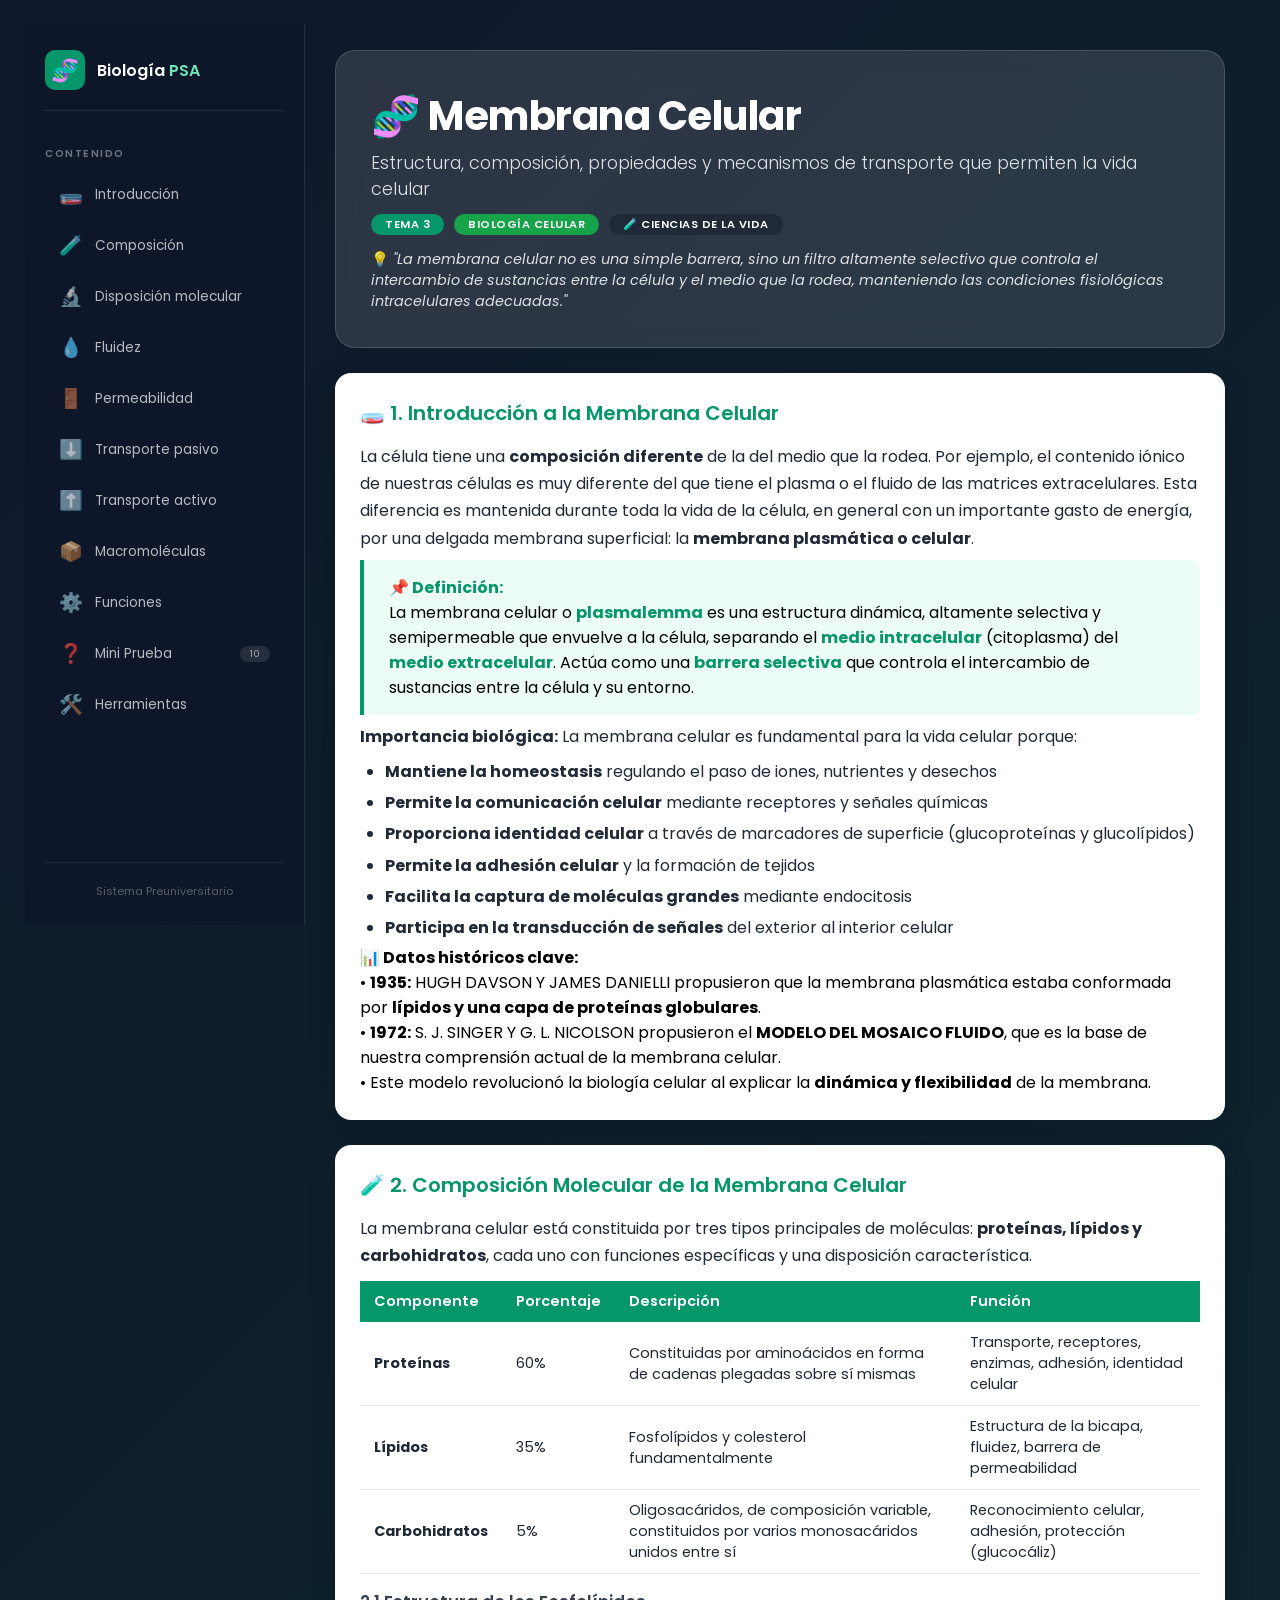
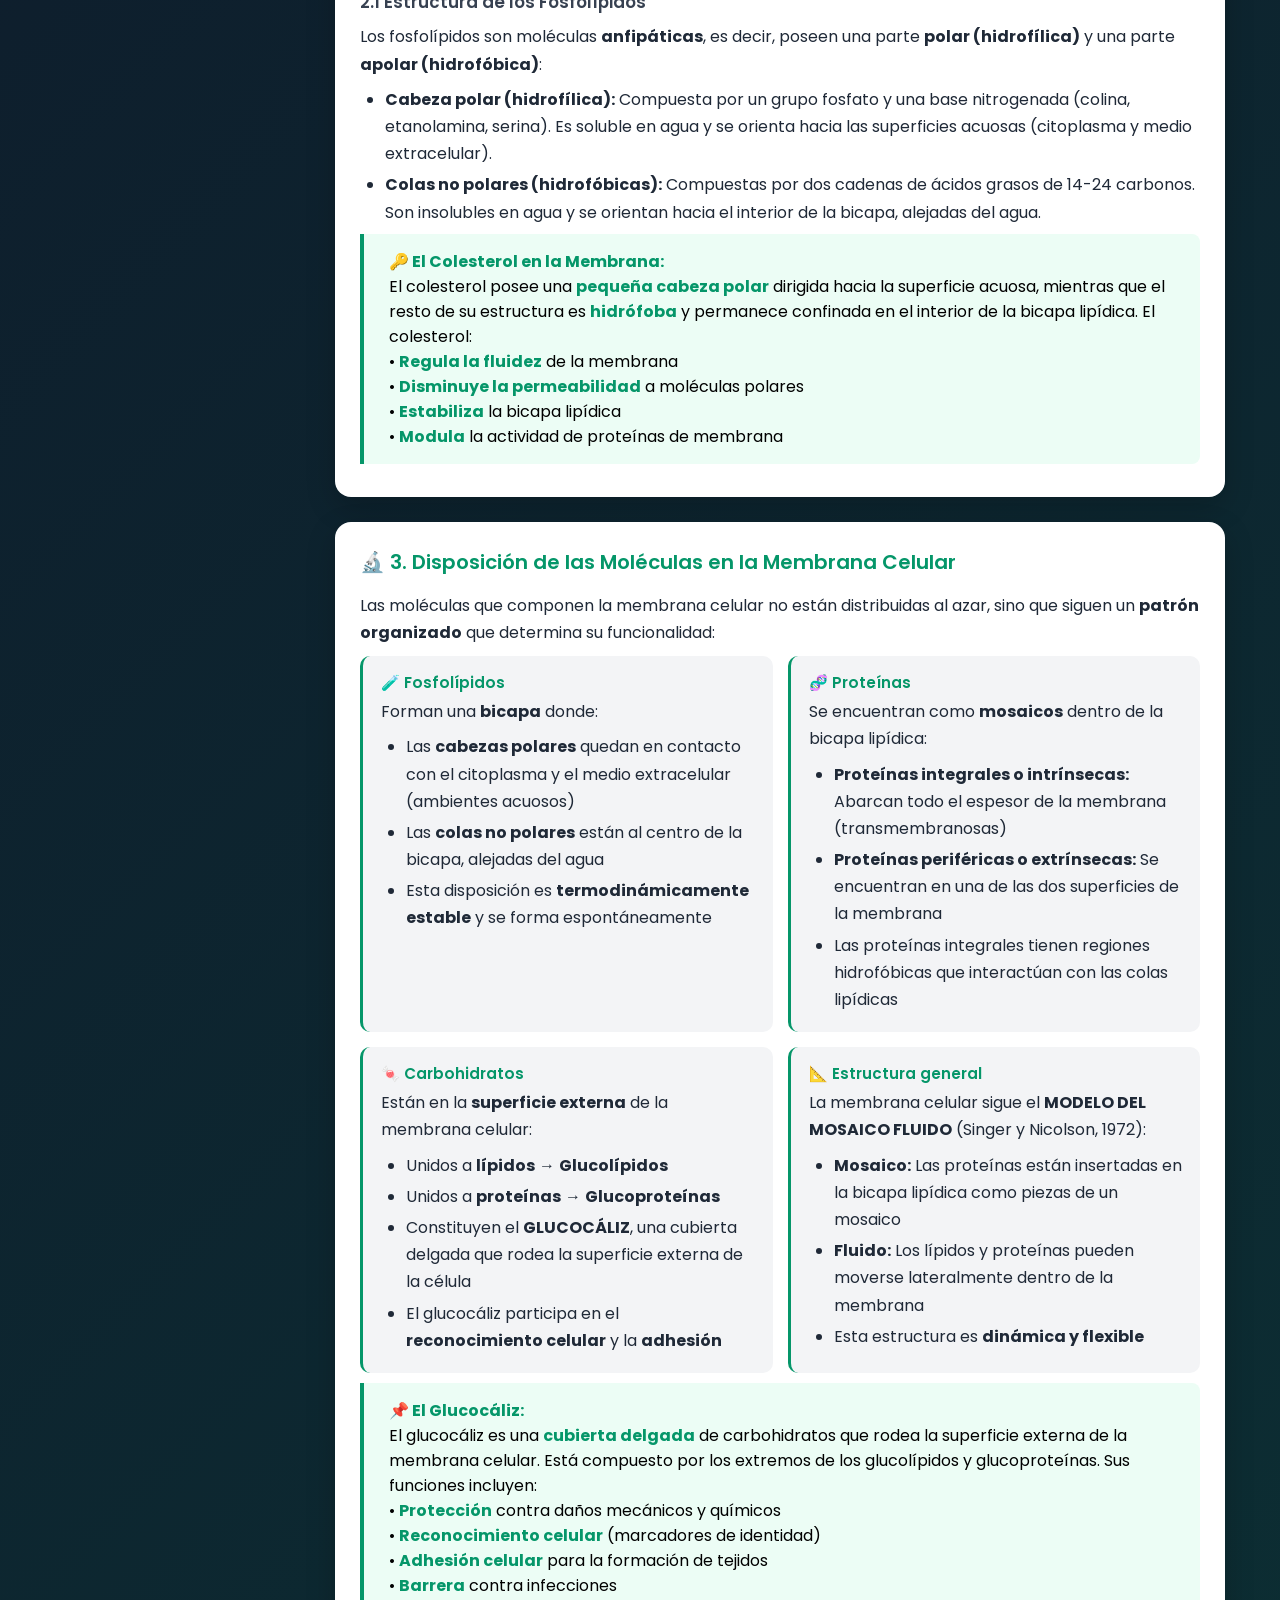
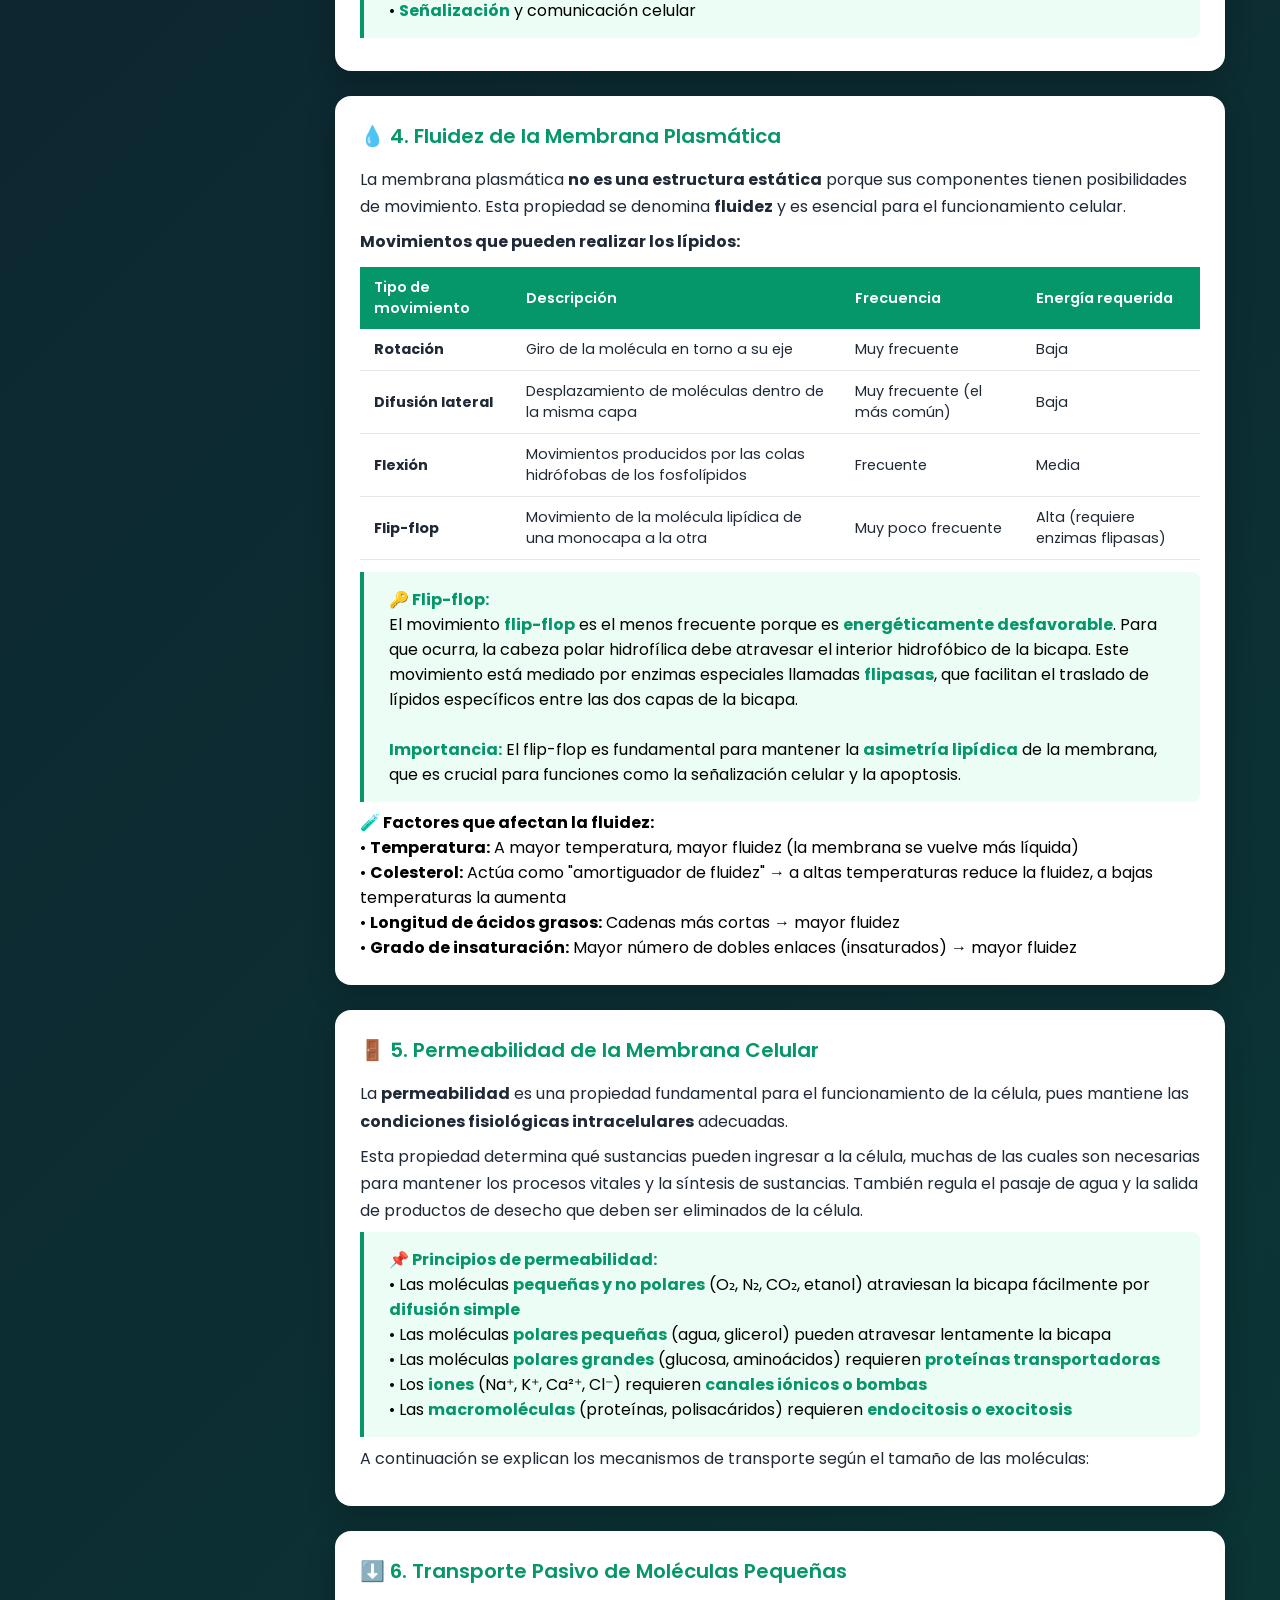
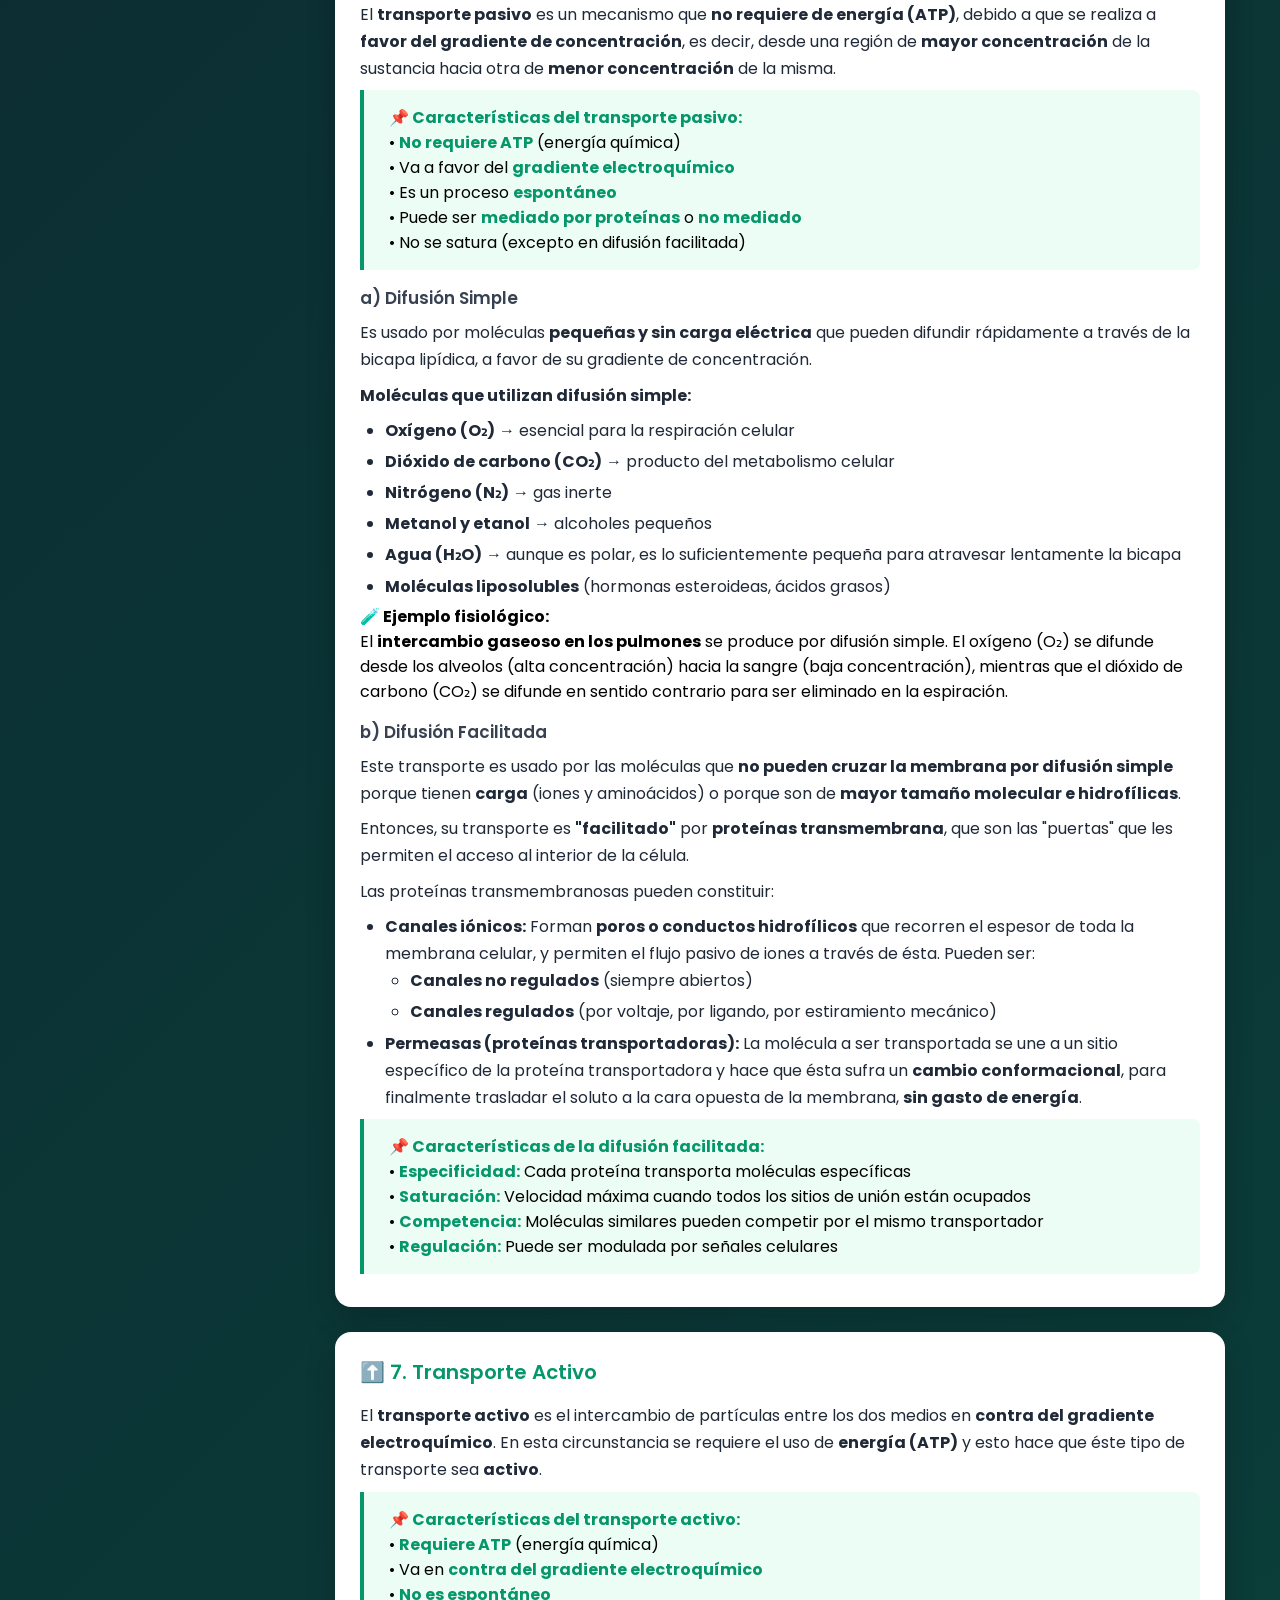
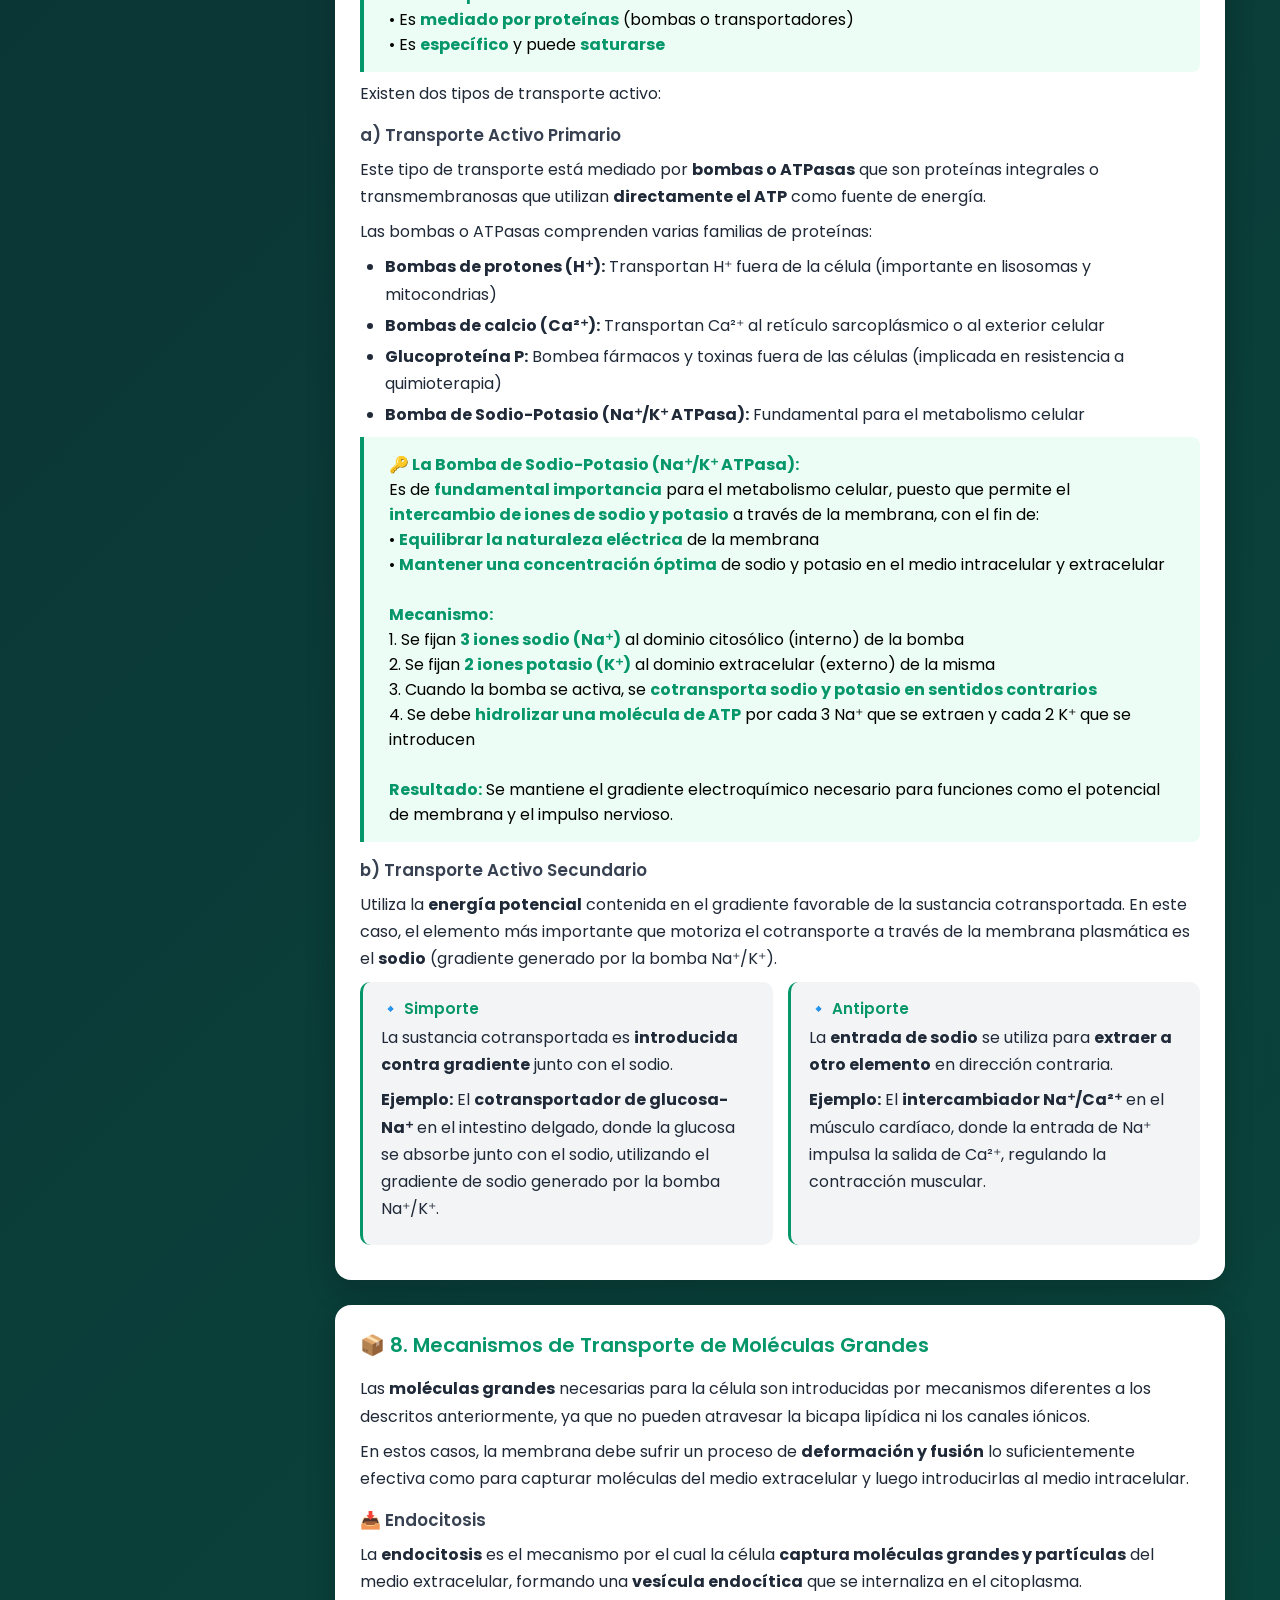
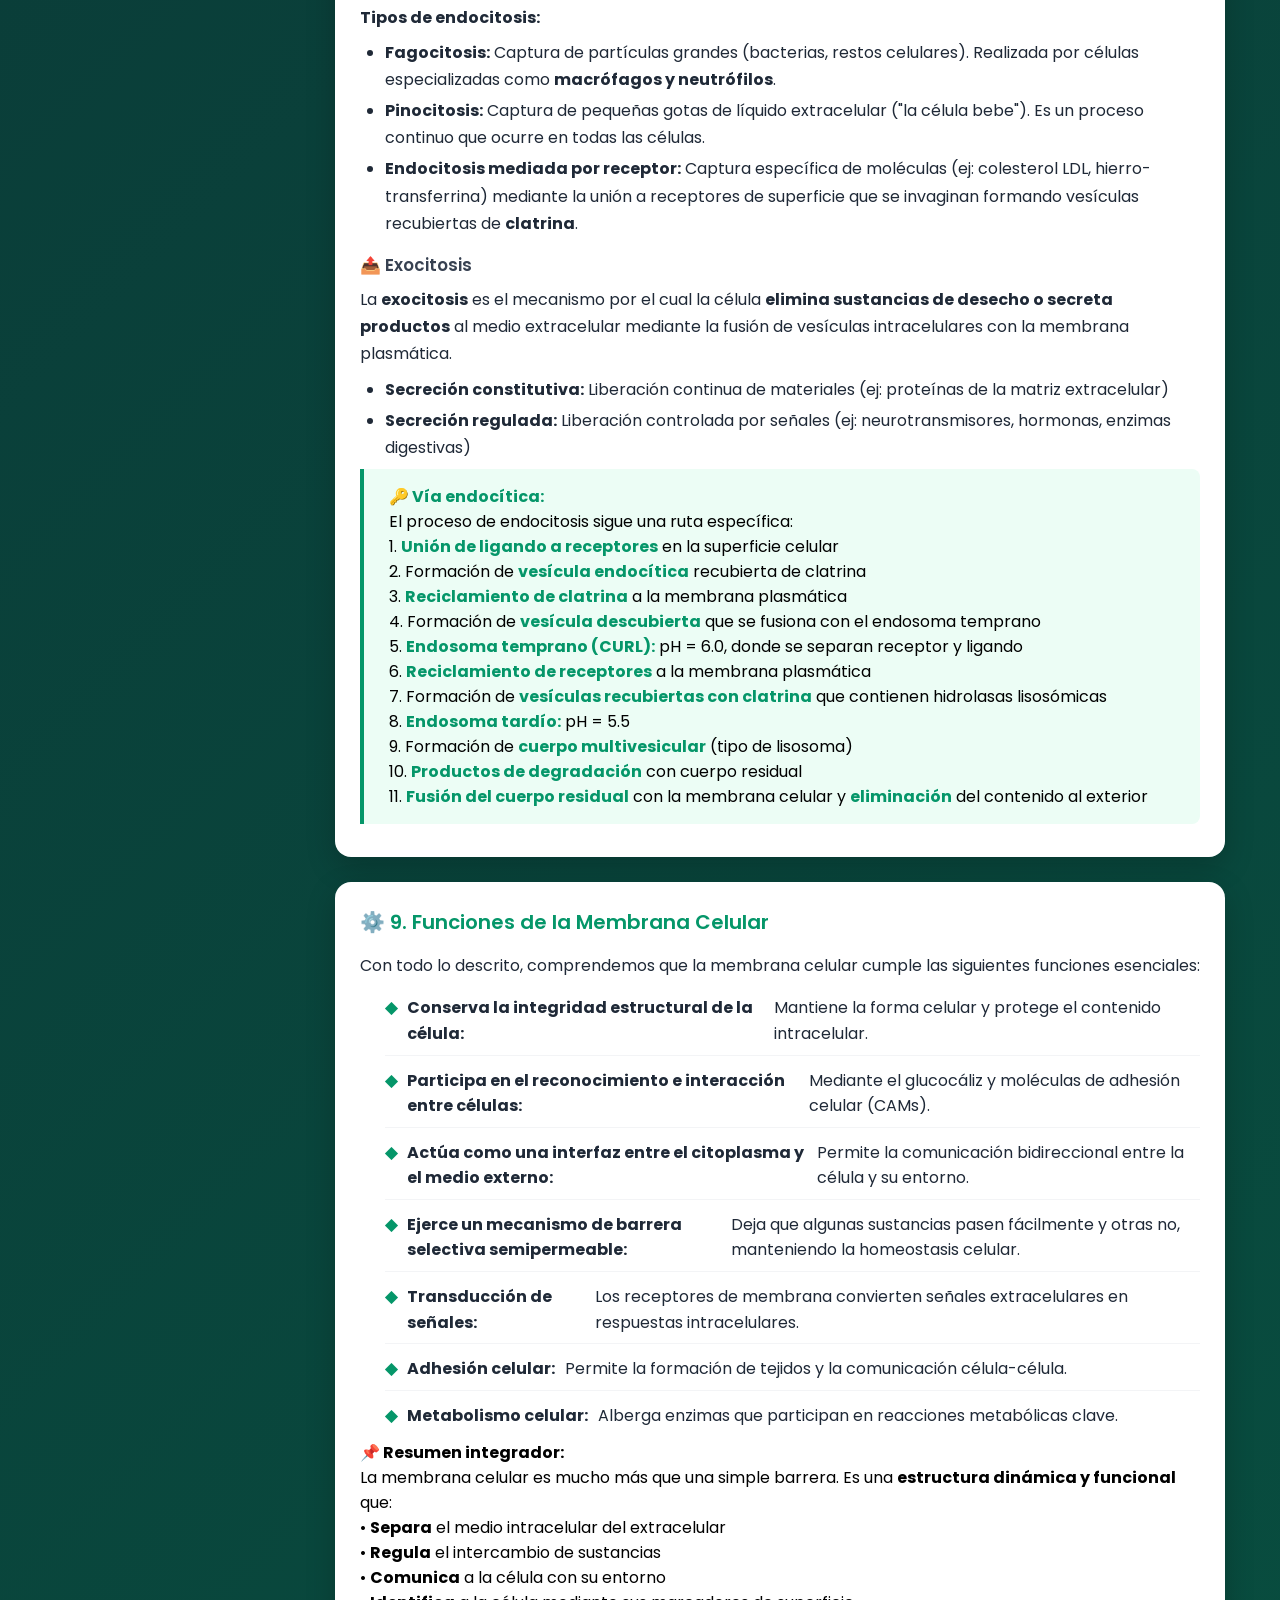
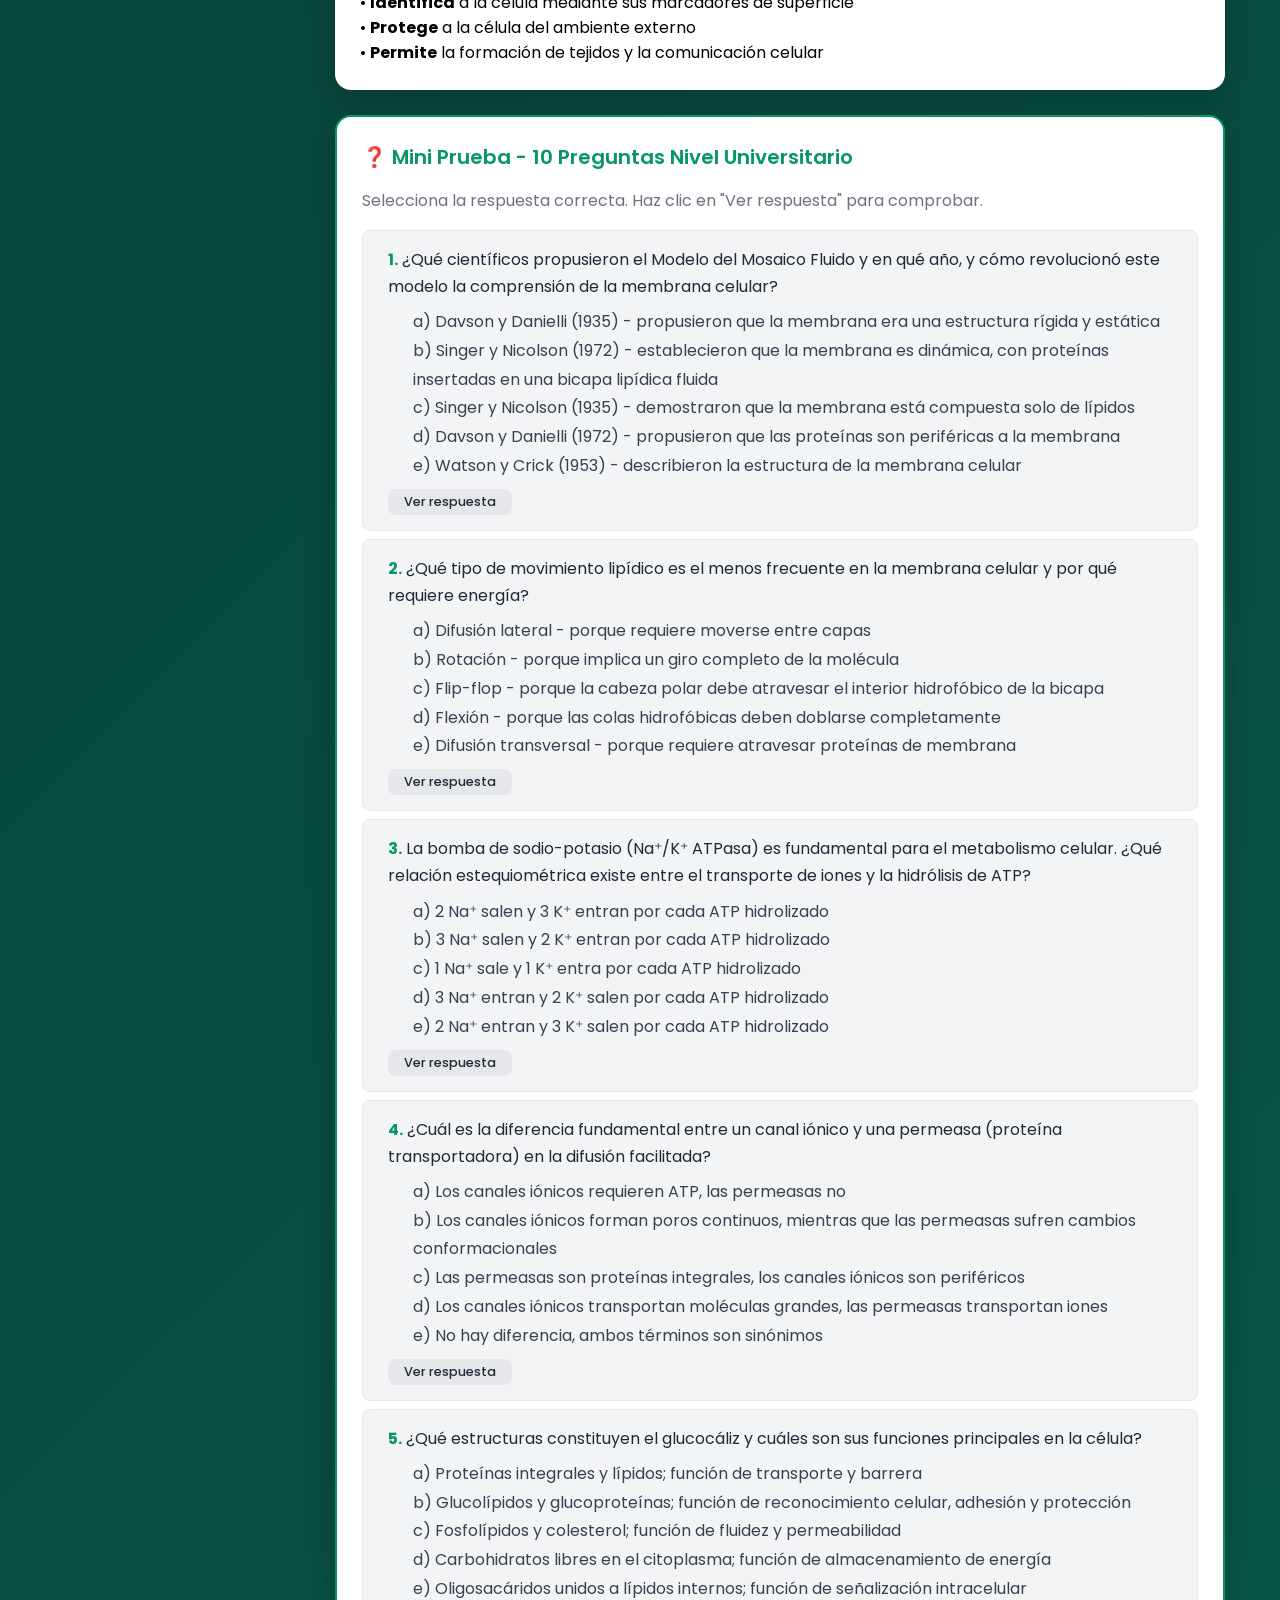
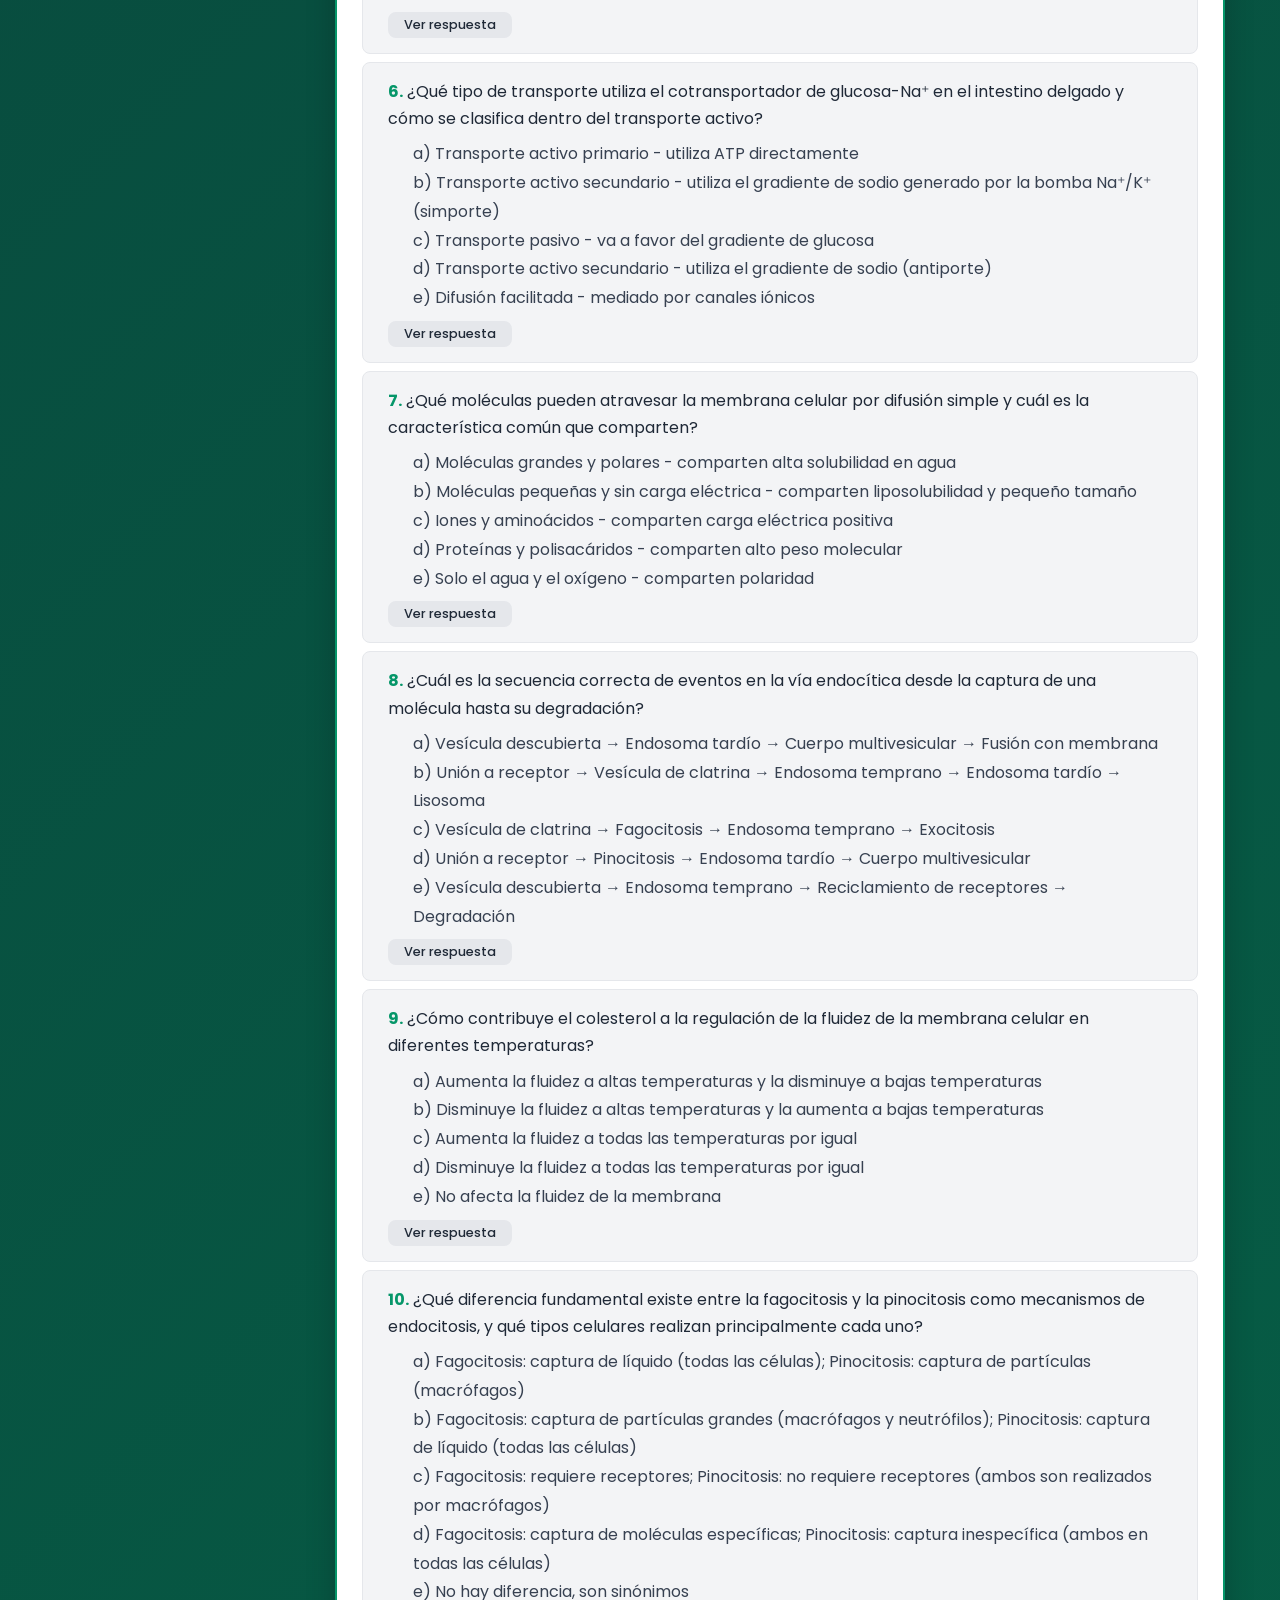
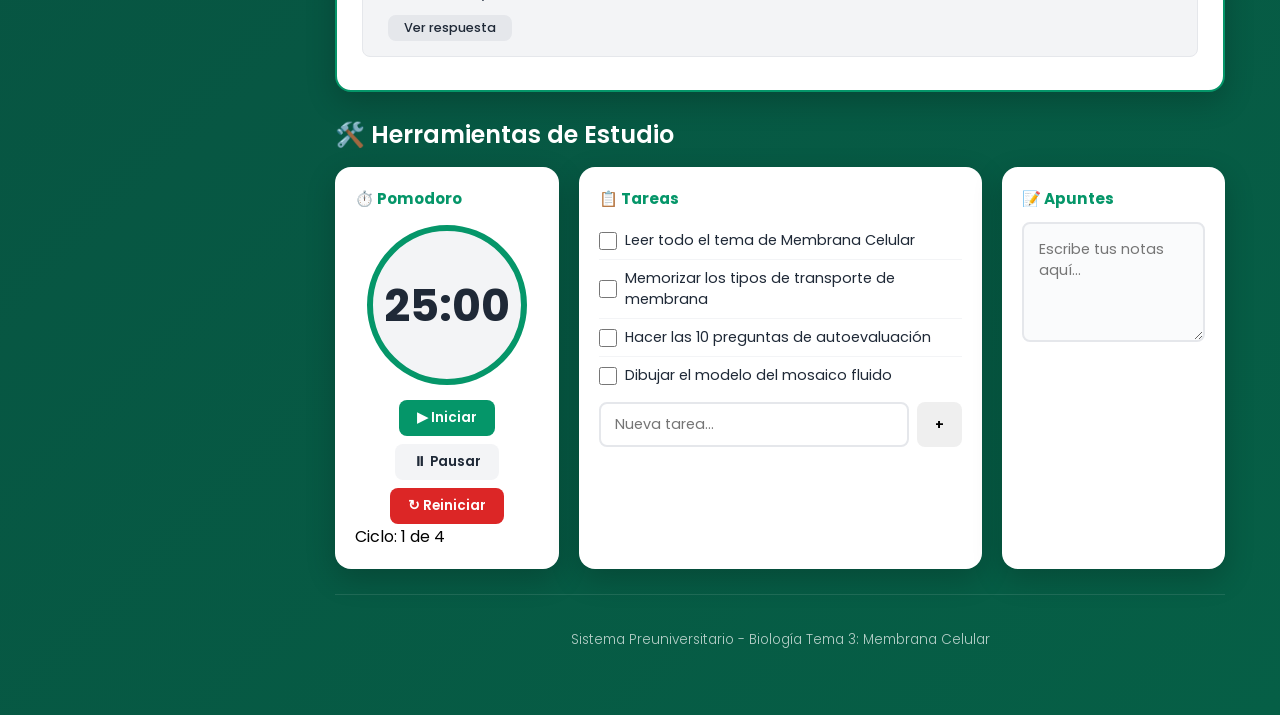
<file: temas pa estudiar/BiologiaTema3.html>
<!DOCTYPE html>
<html lang="es">
<head>
    <meta charset="UTF-8">
    <meta name="viewport" content="width=device-width, initial-scale=1.0">
    <title>Biología - Membrana Celular | Sistema Preuniversitario</title>
    
    <!-- ===== CSS BASE REUTILIZADO ===== -->
    <link rel="stylesheet" href="tema-base.css">
    
    <link href="https://fonts.googleapis.com/css2?family=Poppins:wght@300;400;600;700;800&display=swap" rel="stylesheet">
    
    <style>
        /* ===== SOBRESCRITURA DE VARIABLES PARA BIOLOGÍA ===== */
        :root {
            --primary: #059669;
            --primary-dark: #065f46;
            --primary-light: #6ee7b7;
            --primary-bg: #ecfdf5;
        }

        /* ===== SOBRESCRITURA DEL FONDO ===== */
        body {
            background: linear-gradient(135deg, #0f172a, #065f46);
        }

        /* ===== SIDEBAR (NUEVO COMPONENTE) ===== */
        .sidebar {
            width: var(--sidebar-width, 280px);
            height: 100vh;
            position: sticky;
            top: 0;
            background: rgba(15, 23, 42, 0.95);
            backdrop-filter: blur(12px);
            -webkit-backdrop-filter: blur(12px);
            border-right: 1px solid rgba(255, 255, 255, 0.1);
            padding: 25px 20px;
            overflow-y: auto;
            flex-shrink: 0;
            display: flex;
            flex-direction: column;
            z-index: 100;
        }

        .sidebar-brand {
            display: flex;
            align-items: center;
            gap: 12px;
            padding-bottom: 20px;
            border-bottom: 1px solid rgba(255, 255, 255, 0.1);
            margin-bottom: 20px;
        }

        .sidebar-brand .logo {
            width: 40px;
            height: 40px;
            background: var(--primary);
            border-radius: 10px;
            display: flex;
            align-items: center;
            justify-content: center;
            font-size: 1.4rem;
            color: white;
            font-weight: 700;
        }

        .sidebar-brand h2 {
            color: white;
            font-size: 1rem;
            font-weight: 600;
        }

        .sidebar-brand span {
            color: var(--primary-light);
        }

        .sidebar-nav {
            flex: 1;
        }

        .sidebar-nav .nav-label {
            color: rgba(255, 255, 255, 0.4);
            font-size: 0.65rem;
            text-transform: uppercase;
            letter-spacing: 1.5px;
            font-weight: 600;
            padding: 15px 0 8px 0;
        }

        .sidebar-nav a {
            display: flex;
            align-items: center;
            gap: 12px;
            padding: 10px 14px;
            color: rgba(255, 255, 255, 0.7);
            text-decoration: none;
            border-radius: 10px;
            transition: all 0.3s ease;
            font-size: 0.85rem;
            font-weight: 400;
            margin-bottom: 2px;
            position: relative;
        }

        .sidebar-nav a:hover {
            background: rgba(255, 255, 255, 0.08);
            color: white;
        }

        .sidebar-nav a.active {
            background: rgba(5, 150, 105, 0.25);
            color: white;
            font-weight: 500;
        }

        .sidebar-nav a.active::before {
            content: '';
            position: absolute;
            left: 0;
            top: 10%;
            height: 80%;
            width: 3px;
            background: var(--primary-light);
            border-radius: 0 3px 3px 0;
        }

        .sidebar-nav a .icon {
            font-size: 1.2rem;
            width: 24px;
            text-align: center;
        }

        .sidebar-nav a .badge-nav {
            margin-left: auto;
            background: rgba(255, 255, 255, 0.1);
            padding: 1px 10px;
            border-radius: 12px;
            font-size: 0.6rem;
            color: rgba(255, 255, 255, 0.6);
        }

        .sidebar-footer {
            padding-top: 20px;
            border-top: 1px solid rgba(255, 255, 255, 0.08);
            font-size: 0.7rem;
            color: rgba(255, 255, 255, 0.3);
            text-align: center;
        }

        /* ===== CONTENIDO PRINCIPAL (CON SIDEBAR) ===== */
        .main-content {
            flex: 1;
            padding: 25px 30px;
            max-width: calc(100% - var(--sidebar-width, 280px));
            overflow-x: hidden;
        }

        body {
            display: flex;
        }

        .contenedor-tema {
            max-width: 1000px;
            margin: 0 auto;
        }

        /* ===== BADGE ESPECÍFICO ===== */
        .badge-success {
            background: var(--success);
        }

        .badge-dark {
            background: #1f2937;
        }

        /* ===== COMPONENTES NUEVOS PARA BIOLOGÍA ===== */
        .grid-2col {
            display: grid;
            grid-template-columns: 1fr 1fr;
            gap: 15px;
            margin: 10px 0;
        }

        .grid-2col .col {
            background: var(--gray-bg);
            padding: 15px 18px;
            border-radius: 10px;
            border-left: 3px solid var(--primary);
        }

        .grid-2col .col h4 {
            color: var(--primary);
            margin-top: 0;
        }

        .tabla-terminos {
            width: 100%;
            border-collapse: collapse;
            margin: 12px 0;
            font-size: 0.9rem;
        }

        .tabla-terminos th {
            background: var(--primary);
            color: white;
            padding: 10px 14px;
            text-align: left;
            font-weight: 600;
        }

        .tabla-terminos td {
            padding: 10px 14px;
            border-bottom: 1px solid var(--gray-light);
            color: var(--text-dark);
        }

        .tabla-terminos tr:hover td {
            background: var(--gray-bg);
        }

        .lista-definiciones {
            list-style: none;
            padding: 0;
        }

        .lista-definiciones li {
            padding: 8px 0;
            border-bottom: 1px solid var(--gray-bg);
            display: flex;
            align-items: flex-start;
            gap: 10px;
            color: var(--text-dark);
            line-height: 1.6;
        }

        .lista-definiciones li::before {
            content: "◆";
            color: var(--primary);
            font-weight: bold;
            flex-shrink: 0;
        }

        .lista-definiciones li:last-child {
            border-bottom: none;
        }

        /* ===== HERRAMIENTAS EN GRID ===== */
        .herramientas-grid {
            display: grid;
            grid-template-columns: 1fr 1fr 1fr;
            gap: 20px;
            margin-top: 10px;
        }

        .herramienta-card {
            background: var(--bg-white);
            border-radius: var(--radius-lg);
            padding: 20px;
            box-shadow: var(--shadow-lg);
        }

        .herramienta-card h3 {
            color: var(--primary);
            font-size: 0.95rem;
            margin-bottom: 12px;
            display: flex;
            align-items: center;
            gap: 8px;
        }

        /* ===== RESPONSIVE PARA SIDEBAR ===== */
        @media (max-width: 1024px) {
            :root {
                --sidebar-width: 240px;
            }
            .herramientas-grid {
                grid-template-columns: 1fr 1fr;
            }
        }

        @media (max-width: 768px) {
            :root {
                --sidebar-width: 100%;
            }

            body {
                flex-direction: column;
                padding: 0;
            }

            .sidebar {
                width: 100%;
                height: auto;
                position: relative;
                padding: 12px 15px;
                border-right: none;
                border-bottom: 1px solid rgba(255, 255, 255, 0.1);
                flex-direction: row;
                flex-wrap: wrap;
                align-items: center;
            }

            .sidebar-brand {
                padding-bottom: 0;
                border-bottom: none;
                margin-bottom: 0;
                flex: 0 0 auto;
            }

            .sidebar-brand .logo {
                width: 32px;
                height: 32px;
                font-size: 1rem;
            }

            .sidebar-brand h2 {
                font-size: 0.8rem;
            }

            .sidebar-nav {
                display: flex;
                flex-wrap: wrap;
                gap: 3px;
                flex: 1;
                padding: 0 8px;
            }

            .sidebar-nav .nav-label {
                display: none;
            }

            .sidebar-nav a {
                padding: 4px 10px;
                font-size: 0.65rem;
                gap: 3px;
                border-radius: 6px;
            }

            .sidebar-nav a .icon {
                font-size: 0.8rem;
                width: 16px;
            }

            .sidebar-nav a .badge-nav {
                display: none;
            }

            .sidebar-nav a.active::before {
                display: none;
            }

            .sidebar-footer {
                display: none;
            }

            .main-content {
                max-width: 100%;
                padding: 12px 15px;
                flex: 1;
            }

            .grid-2col {
                grid-template-columns: 1fr;
                gap: 10px;
            }

            .tabla-terminos {
                display: block;
                overflow-x: auto;
                font-size: 0.8rem;
            }

            .tabla-terminos th,
            .tabla-terminos td {
                padding: 8px 10px;
                min-width: 80px;
            }

            .herramientas-grid {
                grid-template-columns: 1fr;
                gap: 15px;
            }
        }

        @media (max-width: 480px) {
            .sidebar-nav a {
                font-size: 0.55rem;
                padding: 3px 7px;
            }

            .sidebar-nav a .icon {
                font-size: 0.7rem;
                width: 14px;
            }
        }
    </style>
</head>
<body>
    <!-- ===== SIDEBAR ===== -->
    <aside class="sidebar" role="navigation" aria-label="Navegación principal">
        <div class="sidebar-brand">
            <div class="logo">🧬</div>
            <h2>Biología <span>PSA</span></h2>
        </div>

        <nav class="sidebar-nav">
            <div class="nav-label">Contenido</div>
            <a href="#introduccion" class="active">
                <span class="icon">🧫</span> Introducción
            </a>
            <a href="#composicion">
                <span class="icon">🧪</span> Composición
            </a>
            <a href="#disposicion">
                <span class="icon">🔬</span> Disposición molecular
            </a>
            <a href="#fluidez">
                <span class="icon">💧</span> Fluidez
            </a>
            <a href="#permeabilidad">
                <span class="icon">🚪</span> Permeabilidad
            </a>
            <a href="#transportepasivo">
                <span class="icon">⬇️</span> Transporte pasivo
            </a>
            <a href="#transporteactivo">
                <span class="icon">⬆️</span> Transporte activo
            </a>
            <a href="#macromoleculas">
                <span class="icon">📦</span> Macromoléculas
            </a>
            <a href="#funciones">
                <span class="icon">⚙️</span> Funciones
            </a>
            <a href="#prueba">
                <span class="icon">❓</span> Mini Prueba
                <span class="badge-nav">10</span>
            </a>
            <a href="#herramientas">
                <span class="icon">🛠️</span> Herramientas
            </a>
        </nav>

        <div class="sidebar-footer">
            Sistema Preuniversitario
        </div>
    </aside>

    <!-- ===== CONTENIDO PRINCIPAL ===== -->
    <main class="main-content">
        <div class="contenedor-tema">

            <!-- ===== HEADER ===== -->
            <header class="tema-header" id="introduccion">
                <h1>🧬 Membrana Celular</h1>
                <p>Estructura, composición, propiedades y mecanismos de transporte que permiten la vida celular</p>
                <div style="margin-top: 12px; display: flex; flex-wrap: wrap; gap: 10px;">
                    <span class="badge">Tema 3</span>
                    <span class="badge badge-success">Biología Celular</span>
                    <span class="badge badge-dark">🧪 Ciencias de la Vida</span>
                </div>
                <div style="margin-top: 14px; font-size: 0.9rem; opacity: 0.85;">
                    💡 <em>"La membrana celular no es una simple barrera, sino un filtro altamente selectivo que controla el intercambio de sustancias entre la célula y el medio que la rodea, manteniendo las condiciones fisiológicas intracelulares adecuadas."</em>
                </div>
            </header>

            <!-- ============================================================ -->
            <!-- 1. INTRODUCCIÓN                                               -->
            <!-- ============================================================ -->
            <section class="card">
                <h2>🧫 1. Introducción a la Membrana Celular</h2>
                
                <p>La célula tiene una <strong>composición diferente</strong> de la del medio que la rodea. Por ejemplo, el contenido iónico de nuestras células es muy diferente del que tiene el plasma o el fluido de las matrices extracelulares. Esta diferencia es mantenida durante toda la vida de la célula, en general con un importante gasto de energía, por una delgada membrana superficial: la <strong>membrana plasmática o celular</strong>.</p>
                
                <div class="concepto-clave">
                    <strong>📌 Definición:</strong>
                    <br>La membrana celular o <strong>plasmalemma</strong> es una estructura dinámica, altamente selectiva y semipermeable que envuelve a la célula, separando el <strong>medio intracelular</strong> (citoplasma) del <strong>medio extracelular</strong>. Actúa como una <strong>barrera selectiva</strong> que controla el intercambio de sustancias entre la célula y su entorno.
                </div>
                
                <p><strong>Importancia biológica:</strong> La membrana celular es fundamental para la vida celular porque:</p>
                <ul>
                    <li><strong>Mantiene la homeostasis</strong> regulando el paso de iones, nutrientes y desechos</li>
                    <li><strong>Permite la comunicación celular</strong> mediante receptores y señales químicas</li>
                    <li><strong>Proporciona identidad celular</strong> a través de marcadores de superficie (glucoproteínas y glucolípidos)</li>
                    <li><strong>Permite la adhesión celular</strong> y la formación de tejidos</li>
                    <li><strong>Facilita la captura de moléculas grandes</strong> mediante endocitosis</li>
                    <li><strong>Participa en la transducción de señales</strong> del exterior al interior celular</li>
                </ul>
                
                <div class="cuadro-resumen">
                    <strong>📊 Datos históricos clave:</strong>
                    <br>• <strong>1935:</strong> HUGH DAVSON Y JAMES DANIELLI propusieron que la membrana plasmática estaba conformada por <strong>lípidos y una capa de proteínas globulares</strong>.
                    <br>• <strong>1972:</strong> S. J. SINGER Y G. L. NICOLSON propusieron el <strong>MODELO DEL MOSAICO FLUIDO</strong>, que es la base de nuestra comprensión actual de la membrana celular.
                    <br>• Este modelo revolucionó la biología celular al explicar la <strong>dinámica y flexibilidad</strong> de la membrana.
                </div>
            </section>

            <!-- ============================================================ -->
            <!-- 2. COMPOSICIÓN MOLECULAR                                      -->
            <!-- ============================================================ -->
            <section class="card" id="composicion">
                <h2>🧪 2. Composición Molecular de la Membrana Celular</h2>
                
                <p>La membrana celular está constituida por tres tipos principales de moléculas: <strong>proteínas, lípidos y carbohidratos</strong>, cada uno con funciones específicas y una disposición característica.</p>
                
                <table class="tabla-terminos">
                    <thead>
                        <tr>
                            <th>Componente</th>
                            <th>Porcentaje</th>
                            <th>Descripción</th>
                            <th>Función</th>
                        </tr>
                    </thead>
                    <tbody>
                        <tr>
                            <td><strong>Proteínas</strong></td>
                            <td>60%</td>
                            <td>Constituidas por aminoácidos en forma de cadenas plegadas sobre sí mismas</td>
                            <td>Transporte, receptores, enzimas, adhesión, identidad celular</td>
                        </tr>
                        <tr>
                            <td><strong>Lípidos</strong></td>
                            <td>35%</td>
                            <td>Fosfolípidos y colesterol fundamentalmente</td>
                            <td>Estructura de la bicapa, fluidez, barrera de permeabilidad</td>
                        </tr>
                        <tr>
                            <td><strong>Carbohidratos</strong></td>
                            <td>5%</td>
                            <td>Oligosacáridos, de composición variable, constituidos por varios monosacáridos unidos entre sí</td>
                            <td>Reconocimiento celular, adhesión, protección (glucocáliz)</td>
                        </tr>
                    </tbody>
                </table>
                
                <h3>2.1 Estructura de los Fosfolípidos</h3>
                <p>Los fosfolípidos son moléculas <strong>anfipáticas</strong>, es decir, poseen una parte <strong>polar (hidrofílica)</strong> y una parte <strong>apolar (hidrofóbica)</strong>:</p>
                <ul>
                    <li><strong>Cabeza polar (hidrofílica):</strong> Compuesta por un grupo fosfato y una base nitrogenada (colina, etanolamina, serina). Es soluble en agua y se orienta hacia las superficies acuosas (citoplasma y medio extracelular).</li>
                    <li><strong>Colas no polares (hidrofóbicas):</strong> Compuestas por dos cadenas de ácidos grasos de 14-24 carbonos. Son insolubles en agua y se orientan hacia el interior de la bicapa, alejadas del agua.</li>
                </ul>
                
                <div class="concepto-clave">
                    <strong>🔑 El Colesterol en la Membrana:</strong>
                    <br>El colesterol posee una <strong>pequeña cabeza polar</strong> dirigida hacia la superficie acuosa, mientras que el resto de su estructura es <strong>hidrófoba</strong> y permanece confinada en el interior de la bicapa lipídica. El colesterol:
                    <br>• <strong>Regula la fluidez</strong> de la membrana
                    <br>• <strong>Disminuye la permeabilidad</strong> a moléculas polares
                    <br>• <strong>Estabiliza</strong> la bicapa lipídica
                    <br>• <strong>Modula</strong> la actividad de proteínas de membrana
                </div>
            </section>

            <!-- ============================================================ -->
            <!-- 3. DISPOSICIÓN DE LAS MOLÉCULAS                               -->
            <!-- ============================================================ -->
            <section class="card" id="disposicion">
                <h2>🔬 3. Disposición de las Moléculas en la Membrana Celular</h2>
                
                <p>Las moléculas que componen la membrana celular no están distribuidas al azar, sino que siguen un <strong>patrón organizado</strong> que determina su funcionalidad:</p>
                
                <div class="grid-2col">
                    <div class="col">
                        <h4>🧪 Fosfolípidos</h4>
                        <p>Forman una <strong>bicapa</strong> donde:</p>
                        <ul>
                            <li>Las <strong>cabezas polares</strong> quedan en contacto con el citoplasma y el medio extracelular (ambientes acuosos)</li>
                            <li>Las <strong>colas no polares</strong> están al centro de la bicapa, alejadas del agua</li>
                            <li>Esta disposición es <strong>termodinámicamente estable</strong> y se forma espontáneamente</li>
                        </ul>
                    </div>
                    <div class="col">
                        <h4>🧬 Proteínas</h4>
                        <p>Se encuentran como <strong>mosaicos</strong> dentro de la bicapa lipídica:</p>
                        <ul>
                            <li><strong>Proteínas integrales o intrínsecas:</strong> Abarcan todo el espesor de la membrana (transmembranosas)</li>
                            <li><strong>Proteínas periféricas o extrínsecas:</strong> Se encuentran en una de las dos superficies de la membrana</li>
                            <li>Las proteínas integrales tienen regiones hidrofóbicas que interactúan con las colas lipídicas</li>
                        </ul>
                    </div>
                    <div class="col">
                        <h4>🍬 Carbohidratos</h4>
                        <p>Están en la <strong>superficie externa</strong> de la membrana celular:</p>
                        <ul>
                            <li>Unidos a <strong>lípidos</strong> → <strong>Glucolípidos</strong></li>
                            <li>Unidos a <strong>proteínas</strong> → <strong>Glucoproteínas</strong></li>
                            <li>Constituyen el <strong>GLUCOCÁLIZ</strong>, una cubierta delgada que rodea la superficie externa de la célula</li>
                            <li>El glucocáliz participa en el <strong>reconocimiento celular</strong> y la <strong>adhesión</strong></li>
                        </ul>
                    </div>
                    <div class="col">
                        <h4>📐 Estructura general</h4>
                        <p>La membrana celular sigue el <strong>MODELO DEL MOSAICO FLUIDO</strong> (Singer y Nicolson, 1972):</p>
                        <ul>
                            <li><strong>Mosaico:</strong> Las proteínas están insertadas en la bicapa lipídica como piezas de un mosaico</li>
                            <li><strong>Fluido:</strong> Los lípidos y proteínas pueden moverse lateralmente dentro de la membrana</li>
                            <li>Esta estructura es <strong>dinámica y flexible</strong></li>
                        </ul>
                    </div>
                </div>
                
                <div class="concepto-clave">
                    <strong>📌 El Glucocáliz:</strong>
                    <br>El glucocáliz es una <strong>cubierta delgada</strong> de carbohidratos que rodea la superficie externa de la membrana celular. Está compuesto por los extremos de los glucolípidos y glucoproteínas. Sus funciones incluyen:
                    <br>• <strong>Protección</strong> contra daños mecánicos y químicos
                    <br>• <strong>Reconocimiento celular</strong> (marcadores de identidad)
                    <br>• <strong>Adhesión celular</strong> para la formación de tejidos
                    <br>• <strong>Barrera</strong> contra infecciones
                    <br>• <strong>Señalización</strong> y comunicación celular
                </div>
            </section>

            <!-- ============================================================ -->
            <!-- 4. FLUIDEZ DE LA MEMBRANA                                     -->
            <!-- ============================================================ -->
            <section class="card" id="fluidez">
                <h2>💧 4. Fluidez de la Membrana Plasmática</h2>
                
                <p>La membrana plasmática <strong>no es una estructura estática</strong> porque sus componentes tienen posibilidades de movimiento. Esta propiedad se denomina <strong>fluidez</strong> y es esencial para el funcionamiento celular.</p>
                
                <p><strong>Movimientos que pueden realizar los lípidos:</strong></p>
                
                <table class="tabla-terminos">
                    <thead>
                        <tr>
                            <th>Tipo de movimiento</th>
                            <th>Descripción</th>
                            <th>Frecuencia</th>
                            <th>Energía requerida</th>
                        </tr>
                    </thead>
                    <tbody>
                        <tr>
                            <td><strong>Rotación</strong></td>
                            <td>Giro de la molécula en torno a su eje</td>
                            <td>Muy frecuente</td>
                            <td>Baja</td>
                        </tr>
                        <tr>
                            <td><strong>Difusión lateral</strong></td>
                            <td>Desplazamiento de moléculas dentro de la misma capa</td>
                            <td>Muy frecuente (el más común)</td>
                            <td>Baja</td>
                        </tr>
                        <tr>
                            <td><strong>Flexión</strong></td>
                            <td>Movimientos producidos por las colas hidrófobas de los fosfolípidos</td>
                            <td>Frecuente</td>
                            <td>Media</td>
                        </tr>
                        <tr>
                            <td><strong>Flip-flop</strong></td>
                            <td>Movimiento de la molécula lipídica de una monocapa a la otra</td>
                            <td>Muy poco frecuente</td>
                            <td>Alta (requiere enzimas flipasas)</td>
                        </tr>
                    </tbody>
                </table>
                
                <div class="concepto-clave">
                    <strong>🔑 Flip-flop:</strong>
                    <br>El movimiento <strong>flip-flop</strong> es el menos frecuente porque es <strong>energéticamente desfavorable</strong>. Para que ocurra, la cabeza polar hidrofílica debe atravesar el interior hidrofóbico de la bicapa. Este movimiento está mediado por enzimas especiales llamadas <strong>flipasas</strong>, que facilitan el traslado de lípidos específicos entre las dos capas de la bicapa.
                    <br><br><strong>Importancia:</strong> El flip-flop es fundamental para mantener la <strong>asimetría lipídica</strong> de la membrana, que es crucial para funciones como la señalización celular y la apoptosis.
                </div>
                
                <div class="ejemplo">
                    <strong>🧪 Factores que afectan la fluidez:</strong>
                    <br>• <strong>Temperatura:</strong> A mayor temperatura, mayor fluidez (la membrana se vuelve más líquida)
                    <br>• <strong>Colesterol:</strong> Actúa como "amortiguador de fluidez" → a altas temperaturas reduce la fluidez, a bajas temperaturas la aumenta
                    <br>• <strong>Longitud de ácidos grasos:</strong> Cadenas más cortas → mayor fluidez
                    <br>• <strong>Grado de insaturación:</strong> Mayor número de dobles enlaces (insaturados) → mayor fluidez
                </div>
            </section>

            <!-- ============================================================ -->
            <!-- 5. PERMEABILIDAD                                              -->
            <!-- ============================================================ -->
            <section class="card" id="permeabilidad">
                <h2>🚪 5. Permeabilidad de la Membrana Celular</h2>
                
                <p>La <strong>permeabilidad</strong> es una propiedad fundamental para el funcionamiento de la célula, pues mantiene las <strong>condiciones fisiológicas intracelulares</strong> adecuadas.</p>
                
                <p>Esta propiedad determina qué sustancias pueden ingresar a la célula, muchas de las cuales son necesarias para mantener los procesos vitales y la síntesis de sustancias. También regula el pasaje de agua y la salida de productos de desecho que deben ser eliminados de la célula.</p>
                
                <div class="concepto-clave">
                    <strong>📌 Principios de permeabilidad:</strong>
                    <br>• Las moléculas <strong>pequeñas y no polares</strong> (O₂, N₂, CO₂, etanol) atraviesan la bicapa fácilmente por <strong>difusión simple</strong>
                    <br>• Las moléculas <strong>polares pequeñas</strong> (agua, glicerol) pueden atravesar lentamente la bicapa
                    <br>• Las moléculas <strong>polares grandes</strong> (glucosa, aminoácidos) requieren <strong>proteínas transportadoras</strong>
                    <br>• Los <strong>iones</strong> (Na⁺, K⁺, Ca²⁺, Cl⁻) requieren <strong>canales iónicos o bombas</strong>
                    <br>• Las <strong>macromoléculas</strong> (proteínas, polisacáridos) requieren <strong>endocitosis o exocitosis</strong>
                </div>
                
                <p>A continuación se explican los mecanismos de transporte según el tamaño de las moléculas:</p>
            </section>

            <!-- ============================================================ -->
            <!-- 6. TRANSPORTE PASIVO                                          -->
            <!-- ============================================================ -->
            <section class="card" id="transportepasivo">
                <h2>⬇️ 6. Transporte Pasivo de Moléculas Pequeñas</h2>
                
                <p>El <strong>transporte pasivo</strong> es un mecanismo que <strong>no requiere de energía (ATP)</strong>, debido a que se realiza a <strong>favor del gradiente de concentración</strong>, es decir, desde una región de <strong>mayor concentración</strong> de la sustancia hacia otra de <strong>menor concentración</strong> de la misma.</p>
                
                <div class="concepto-clave">
                    <strong>📌 Características del transporte pasivo:</strong>
                    <br>• <strong>No requiere ATP</strong> (energía química)
                    <br>• Va a favor del <strong>gradiente electroquímico</strong>
                    <br>• Es un proceso <strong>espontáneo</strong>
                    <br>• Puede ser <strong>mediado por proteínas</strong> o <strong>no mediado</strong>
                    <br>• No se satura (excepto en difusión facilitada)
                </div>
                
                <h3>a) Difusión Simple</h3>
                <p>Es usado por moléculas <strong>pequeñas y sin carga eléctrica</strong> que pueden difundir rápidamente a través de la bicapa lipídica, a favor de su gradiente de concentración.</p>
                
                <p><strong>Moléculas que utilizan difusión simple:</strong></p>
                <ul>
                    <li><strong>Oxígeno (O₂)</strong> → esencial para la respiración celular</li>
                    <li><strong>Dióxido de carbono (CO₂)</strong> → producto del metabolismo celular</li>
                    <li><strong>Nitrógeno (N₂)</strong> → gas inerte</li>
                    <li><strong>Metanol y etanol</strong> → alcoholes pequeños</li>
                    <li><strong>Agua (H₂O)</strong> → aunque es polar, es lo suficientemente pequeña para atravesar lentamente la bicapa</li>
                    <li><strong>Moléculas liposolubles</strong> (hormonas esteroideas, ácidos grasos)</li>
                </ul>
                
                <div class="ejemplo">
                    <strong>🧪 Ejemplo fisiológico:</strong>
                    <br>El <strong>intercambio gaseoso en los pulmones</strong> se produce por difusión simple. El oxígeno (O₂) se difunde desde los alveolos (alta concentración) hacia la sangre (baja concentración), mientras que el dióxido de carbono (CO₂) se difunde en sentido contrario para ser eliminado en la espiración.
                </div>
                
                <h3>b) Difusión Facilitada</h3>
                <p>Este transporte es usado por las moléculas que <strong>no pueden cruzar la membrana por difusión simple</strong> porque tienen <strong>carga</strong> (iones y aminoácidos) o porque son de <strong>mayor tamaño molecular e hidrofílicas</strong>.</p>
                
                <p>Entonces, su transporte es <strong>"facilitado"</strong> por <strong>proteínas transmembrana</strong>, que son las "puertas" que les permiten el acceso al interior de la célula.</p>
                
                <p>Las proteínas transmembranosas pueden constituir:</p>
                
                <ul>
                    <li><strong>Canales iónicos:</strong> Forman <strong>poros o conductos hidrofílicos</strong> que recorren el espesor de toda la membrana celular, y permiten el flujo pasivo de iones a través de ésta. Pueden ser:
                        <ul>
                            <li><strong>Canales no regulados</strong> (siempre abiertos)</li>
                            <li><strong>Canales regulados</strong> (por voltaje, por ligando, por estiramiento mecánico)</li>
                        </ul>
                    </li>
                    <li><strong>Permeasas (proteínas transportadoras):</strong> La molécula a ser transportada se une a un sitio específico de la proteína transportadora y hace que ésta sufra un <strong>cambio conformacional</strong>, para finalmente trasladar el soluto a la cara opuesta de la membrana, <strong>sin gasto de energía</strong>.</li>
                </ul>
                
                <div class="concepto-clave">
                    <strong>📌 Características de la difusión facilitada:</strong>
                    <br>• <strong>Especificidad:</strong> Cada proteína transporta moléculas específicas
                    <br>• <strong>Saturación:</strong> Velocidad máxima cuando todos los sitios de unión están ocupados
                    <br>• <strong>Competencia:</strong> Moléculas similares pueden competir por el mismo transportador
                    <br>• <strong>Regulación:</strong> Puede ser modulada por señales celulares
                </div>
            </section>

            <!-- ============================================================ -->
            <!-- 7. TRANSPORTE ACTIVO                                          -->
            <!-- ============================================================ -->
            <section class="card" id="transporteactivo">
                <h2>⬆️ 7. Transporte Activo</h2>
                
                <p>El <strong>transporte activo</strong> es el intercambio de partículas entre los dos medios en <strong>contra del gradiente electroquímico</strong>. En esta circunstancia se requiere el uso de <strong>energía (ATP)</strong> y esto hace que éste tipo de transporte sea <strong>activo</strong>.</p>
                
                <div class="concepto-clave">
                    <strong>📌 Características del transporte activo:</strong>
                    <br>• <strong>Requiere ATP</strong> (energía química)
                    <br>• Va en <strong>contra del gradiente electroquímico</strong>
                    <br>• <strong>No es espontáneo</strong>
                    <br>• Es <strong>mediado por proteínas</strong> (bombas o transportadores)
                    <br>• Es <strong>específico</strong> y puede <strong>saturarse</strong>
                </div>
                
                <p>Existen dos tipos de transporte activo:</p>
                
                <h3>a) Transporte Activo Primario</h3>
                <p>Este tipo de transporte está mediado por <strong>bombas o ATPasas</strong> que son proteínas integrales o transmembranosas que utilizan <strong>directamente el ATP</strong> como fuente de energía.</p>
                
                <p>Las bombas o ATPasas comprenden varias familias de proteínas:</p>
                <ul>
                    <li><strong>Bombas de protones (H⁺):</strong> Transportan H⁺ fuera de la célula (importante en lisosomas y mitocondrias)</li>
                    <li><strong>Bombas de calcio (Ca²⁺):</strong> Transportan Ca²⁺ al retículo sarcoplásmico o al exterior celular</li>
                    <li><strong>Glucoproteína P:</strong> Bombea fármacos y toxinas fuera de las células (implicada en resistencia a quimioterapia)</li>
                    <li><strong>Bomba de Sodio-Potasio (Na⁺/K⁺ ATPasa):</strong> Fundamental para el metabolismo celular</li>
                </ul>
                
                <div class="concepto-clave">
                    <strong>🔑 La Bomba de Sodio-Potasio (Na⁺/K⁺ ATPasa):</strong>
                    <br>Es de <strong>fundamental importancia</strong> para el metabolismo celular, puesto que permite el <strong>intercambio de iones de sodio y potasio</strong> a través de la membrana, con el fin de:
                    <br>• <strong>Equilibrar la naturaleza eléctrica</strong> de la membrana
                    <br>• <strong>Mantener una concentración óptima</strong> de sodio y potasio en el medio intracelular y extracelular
                    <br><br><strong>Mecanismo:</strong>
                    <br>1. Se fijan <strong>3 iones sodio (Na⁺)</strong> al dominio citosólico (interno) de la bomba
                    <br>2. Se fijan <strong>2 iones potasio (K⁺)</strong> al dominio extracelular (externo) de la misma
                    <br>3. Cuando la bomba se activa, se <strong>cotransporta sodio y potasio en sentidos contrarios</strong>
                    <br>4. Se debe <strong>hidrolizar una molécula de ATP</strong> por cada 3 Na⁺ que se extraen y cada 2 K⁺ que se introducen
                    <br><br><strong>Resultado:</strong> Se mantiene el gradiente electroquímico necesario para funciones como el potencial de membrana y el impulso nervioso.
                </div>
                
                <h3>b) Transporte Activo Secundario</h3>
                <p>Utiliza la <strong>energía potencial</strong> contenida en el gradiente favorable de la sustancia cotransportada. En este caso, el elemento más importante que motoriza el cotransporte a través de la membrana plasmática es el <strong>sodio</strong> (gradiente generado por la bomba Na⁺/K⁺).</p>
                
                <div class="grid-2col">
                    <div class="col">
                        <h4>🔹 Simporte</h4>
                        <p>La sustancia cotransportada es <strong>introducida contra gradiente</strong> junto con el sodio.</p>
                        <p><strong>Ejemplo:</strong> El <strong>cotransportador de glucosa-Na⁺</strong> en el intestino delgado, donde la glucosa se absorbe junto con el sodio, utilizando el gradiente de sodio generado por la bomba Na⁺/K⁺.</p>
                    </div>
                    <div class="col">
                        <h4>🔹 Antiporte</h4>
                        <p>La <strong>entrada de sodio</strong> se utiliza para <strong>extraer a otro elemento</strong> en dirección contraria.</p>
                        <p><strong>Ejemplo:</strong> El <strong>intercambiador Na⁺/Ca²⁺</strong> en el músculo cardíaco, donde la entrada de Na⁺ impulsa la salida de Ca²⁺, regulando la contracción muscular.</p>
                    </div>
                </div>
            </section>

            <!-- ============================================================ -->
            <!-- 8. TRANSPORTE DE MACROMOLÉCULAS                               -->
            <!-- ============================================================ -->
            <section class="card" id="macromoleculas">
                <h2>📦 8. Mecanismos de Transporte de Moléculas Grandes</h2>
                
                <p>Las <strong>moléculas grandes</strong> necesarias para la célula son introducidas por mecanismos diferentes a los descritos anteriormente, ya que no pueden atravesar la bicapa lipídica ni los canales iónicos.</p>
                
                <p>En estos casos, la membrana debe sufrir un proceso de <strong>deformación y fusión</strong> lo suficientemente efectiva como para capturar moléculas del medio extracelular y luego introducirlas al medio intracelular.</p>
                
                <h3>📥 Endocitosis</h3>
                <p>La <strong>endocitosis</strong> es el mecanismo por el cual la célula <strong>captura moléculas grandes y partículas</strong> del medio extracelular, formando una <strong>vesícula endocítica</strong> que se internaliza en el citoplasma.</p>
                
                <p><strong>Tipos de endocitosis:</strong></p>
                <ul>
                    <li><strong>Fagocitosis:</strong> Captura de partículas grandes (bacterias, restos celulares). Realizada por células especializadas como <strong>macrófagos y neutrófilos</strong>.</li>
                    <li><strong>Pinocitosis:</strong> Captura de pequeñas gotas de líquido extracelular ("la célula bebe"). Es un proceso continuo que ocurre en todas las células.</li>
                    <li><strong>Endocitosis mediada por receptor:</strong> Captura específica de moléculas (ej: colesterol LDL, hierro-transferrina) mediante la unión a receptores de superficie que se invaginan formando vesículas recubiertas de <strong>clatrina</strong>.</li>
                </ul>
                
                <h3>📤 Exocitosis</h3>
                <p>La <strong>exocitosis</strong> es el mecanismo por el cual la célula <strong>elimina sustancias de desecho o secreta productos</strong> al medio extracelular mediante la fusión de vesículas intracelulares con la membrana plasmática.</p>
                
                <ul>
                    <li><strong>Secreción constitutiva:</strong> Liberación continua de materiales (ej: proteínas de la matriz extracelular)</li>
                    <li><strong>Secreción regulada:</strong> Liberación controlada por señales (ej: neurotransmisores, hormonas, enzimas digestivas)</li>
                </ul>
                
                <div class="concepto-clave">
                    <strong>🔑 Vía endocítica:</strong>
                    <br>El proceso de endocitosis sigue una ruta específica:
                    <br>1. <strong>Unión de ligando a receptores</strong> en la superficie celular
                    <br>2. Formación de <strong>vesícula endocítica</strong> recubierta de clatrina
                    <br>3. <strong>Reciclamiento de clatrina</strong> a la membrana plasmática
                    <br>4. Formación de <strong>vesícula descubierta</strong> que se fusiona con el endosoma temprano
                    <br>5. <strong>Endosoma temprano (CURL):</strong> pH = 6.0, donde se separan receptor y ligando
                    <br>6. <strong>Reciclamiento de receptores</strong> a la membrana plasmática
                    <br>7. Formación de <strong>vesículas recubiertas con clatrina</strong> que contienen hidrolasas lisosómicas
                    <br>8. <strong>Endosoma tardío:</strong> pH = 5.5
                    <br>9. Formación de <strong>cuerpo multivesicular</strong> (tipo de lisosoma)
                    <br>10. <strong>Productos de degradación</strong> con cuerpo residual
                    <br>11. <strong>Fusión del cuerpo residual</strong> con la membrana celular y <strong>eliminación</strong> del contenido al exterior
                </div>
            </section>

            <!-- ============================================================ -->
            <!-- 9. FUNCIONES DE LA MEMBRANA CELULAR                           -->
            <!-- ============================================================ -->
            <section class="card" id="funciones">
                <h2>⚙️ 9. Funciones de la Membrana Celular</h2>
                
                <p>Con todo lo descrito, comprendemos que la membrana celular cumple las siguientes funciones esenciales:</p>
                
                <ul class="lista-definiciones">
                    <li><strong>Conserva la integridad estructural de la célula:</strong> Mantiene la forma celular y protege el contenido intracelular.</li>
                    <li><strong>Participa en el reconocimiento e interacción entre células:</strong> Mediante el glucocáliz y moléculas de adhesión celular (CAMs).</li>
                    <li><strong>Actúa como una interfaz entre el citoplasma y el medio externo:</strong> Permite la comunicación bidireccional entre la célula y su entorno.</li>
                    <li><strong>Ejerce un mecanismo de barrera selectiva semipermeable:</strong> Deja que algunas sustancias pasen fácilmente y otras no, manteniendo la homeostasis celular.</li>
                    <li><strong>Transducción de señales:</strong> Los receptores de membrana convierten señales extracelulares en respuestas intracelulares.</li>
                    <li><strong>Adhesión celular:</strong> Permite la formación de tejidos y la comunicación célula-célula.</li>
                    <li><strong>Metabolismo celular:</strong> Alberga enzimas que participan en reacciones metabólicas clave.</li>
                </ul>
                
                <div class="cuadro-resumen">
                    <strong>📌 Resumen integrador:</strong>
                    <br>La membrana celular es mucho más que una simple barrera. Es una <strong>estructura dinámica y funcional</strong> que:
                    <br>• <strong>Separa</strong> el medio intracelular del extracelular
                    <br>• <strong>Regula</strong> el intercambio de sustancias
                    <br>• <strong>Comunica</strong> a la célula con su entorno
                    <br>• <strong>Identifica</strong> a la célula mediante sus marcadores de superficie
                    <br>• <strong>Protege</strong> a la célula del ambiente externo
                    <br>• <strong>Permite</strong> la formación de tejidos y la comunicación celular
                </div>
            </section>

            <!-- ============================================================ -->
            <!-- 10. MINI PRUEBA                                               -->
            <!-- ============================================================ -->
            <section class="card" id="prueba" style="border: 2px solid var(--primary);">
                <h2>❓ Mini Prueba - 10 Preguntas Nivel Universitario</h2>
                <p style="color: var(--text-light); margin-bottom: 15px;">Selecciona la respuesta correcta. Haz clic en "Ver respuesta" para comprobar.</p>
                
                <!-- Pregunta 1 -->
                <div class="pregunta">
                    <p><strong>1.</strong> ¿Qué científicos propusieron el Modelo del Mosaico Fluido y en qué año, y cómo revolucionó este modelo la comprensión de la membrana celular?</p>
                    <div class="opciones">
                        a) Davson y Danielli (1935) - propusieron que la membrana era una estructura rígida y estática<br>
                        b) Singer y Nicolson (1972) - establecieron que la membrana es dinámica, con proteínas insertadas en una bicapa lipídica fluida<br>
                        c) Singer y Nicolson (1935) - demostraron que la membrana está compuesta solo de lípidos<br>
                        d) Davson y Danielli (1972) - propusieron que las proteínas son periféricas a la membrana<br>
                        e) Watson y Crick (1953) - describieron la estructura de la membrana celular
                    </div>
                    <button class="btn-ver-respuesta" onclick="mostrarRespuesta(this)">Ver respuesta</button>
                    <div class="respuesta">✅ <strong>Respuesta correcta: b)</strong><br>S. J. Singer y G. L. Nicolson (1972) propusieron el Modelo del Mosaico Fluido, que revolucionó la biología celular al establecer que la membrana es una estructura dinámica donde las proteínas están insertadas en una bicapa lipídica fluida, y no una estructura estática como se creía anteriormente.</div>
                </div>
                
                <!-- Pregunta 2 -->
                <div class="pregunta">
                    <p><strong>2.</strong> ¿Qué tipo de movimiento lipídico es el menos frecuente en la membrana celular y por qué requiere energía?</p>
                    <div class="opciones">
                        a) Difusión lateral - porque requiere moverse entre capas<br>
                        b) Rotación - porque implica un giro completo de la molécula<br>
                        c) Flip-flop - porque la cabeza polar debe atravesar el interior hidrofóbico de la bicapa<br>
                        d) Flexión - porque las colas hidrofóbicas deben doblarse completamente<br>
                        e) Difusión transversal - porque requiere atravesar proteínas de membrana
                    </div>
                    <button class="btn-ver-respuesta" onclick="mostrarRespuesta(this)">Ver respuesta</button>
                    <div class="respuesta">✅ <strong>Respuesta correcta: c) Flip-flop</strong><br>El movimiento <strong>flip-flop</strong> es el menos frecuente porque la cabeza polar hidrofílica debe atravesar el interior hidrofóbico de la bicapa, lo que es energéticamente desfavorable. Este movimiento está mediado por enzimas llamadas <strong>flipasas</strong>.</div>
                </div>
                
                <!-- Pregunta 3 -->
                <div class="pregunta">
                    <p><strong>3.</strong> La bomba de sodio-potasio (Na⁺/K⁺ ATPasa) es fundamental para el metabolismo celular. ¿Qué relación estequiométrica existe entre el transporte de iones y la hidrólisis de ATP?</p>
                    <div class="opciones">
                        a) 2 Na⁺ salen y 3 K⁺ entran por cada ATP hidrolizado<br>
                        b) 3 Na⁺ salen y 2 K⁺ entran por cada ATP hidrolizado<br>
                        c) 1 Na⁺ sale y 1 K⁺ entra por cada ATP hidrolizado<br>
                        d) 3 Na⁺ entran y 2 K⁺ salen por cada ATP hidrolizado<br>
                        e) 2 Na⁺ entran y 3 K⁺ salen por cada ATP hidrolizado
                    </div>
                    <button class="btn-ver-respuesta" onclick="mostrarRespuesta(this)">Ver respuesta</button>
                    <div class="respuesta">✅ <strong>Respuesta correcta: b) 3 Na⁺ salen y 2 K⁺ entran por cada ATP hidrolizado</strong><br>La bomba Na⁺/K⁺ transporta <strong>3 iones sodio (Na⁺) hacia el exterior</strong> y <strong>2 iones potasio (K⁺) hacia el interior</strong> por cada molécula de <strong>ATP hidrolizada</strong> a ADP + Pᵢ.</div>
                </div>
                
                <!-- Pregunta 4 -->
                <div class="pregunta">
                    <p><strong>4.</strong> ¿Cuál es la diferencia fundamental entre un canal iónico y una permeasa (proteína transportadora) en la difusión facilitada?</p>
                    <div class="opciones">
                        a) Los canales iónicos requieren ATP, las permeasas no<br>
                        b) Los canales iónicos forman poros continuos, mientras que las permeasas sufren cambios conformacionales<br>
                        c) Las permeasas son proteínas integrales, los canales iónicos son periféricos<br>
                        d) Los canales iónicos transportan moléculas grandes, las permeasas transportan iones<br>
                        e) No hay diferencia, ambos términos son sinónimos
                    </div>
                    <button class="btn-ver-respuesta" onclick="mostrarRespuesta(this)">Ver respuesta</button>
                    <div class="respuesta">✅ <strong>Respuesta correcta: b)</strong><br>Los <strong>canales iónicos</strong> forman <strong>poros o conductos hidrofílicos</strong> continuos que recorren la membrana, mientras que las <strong>permeasas</strong> son proteínas transportadoras que sufren <strong>cambios conformacionales</strong> para trasladar el soluto a través de la membrana.</div>
                </div>
                
                <!-- Pregunta 5 -->
                <div class="pregunta">
                    <p><strong>5.</strong> ¿Qué estructuras constituyen el glucocáliz y cuáles son sus funciones principales en la célula?</p>
                    <div class="opciones">
                        a) Proteínas integrales y lípidos; función de transporte y barrera<br>
                        b) Glucolípidos y glucoproteínas; función de reconocimiento celular, adhesión y protección<br>
                        c) Fosfolípidos y colesterol; función de fluidez y permeabilidad<br>
                        d) Carbohidratos libres en el citoplasma; función de almacenamiento de energía<br>
                        e) Oligosacáridos unidos a lípidos internos; función de señalización intracelular
                    </div>
                    <button class="btn-ver-respuesta" onclick="mostrarRespuesta(this)">Ver respuesta</button>
                    <div class="respuesta">✅ <strong>Respuesta correcta: b) Glucolípidos y glucoproteínas; función de reconocimiento celular, adhesión y protección</strong><br>El <strong>glucocáliz</strong> está constituido por los extremos de los <strong>glucolípidos y glucoproteínas</strong> en la superficie externa de la membrana. Sus funciones incluyen reconocimiento celular, adhesión, protección y señalización.</div>
                </div>
                
                <!-- Pregunta 6 -->
                <div class="pregunta">
                    <p><strong>6.</strong> ¿Qué tipo de transporte utiliza el cotransportador de glucosa-Na⁺ en el intestino delgado y cómo se clasifica dentro del transporte activo?</p>
                    <div class="opciones">
                        a) Transporte activo primario - utiliza ATP directamente<br>
                        b) Transporte activo secundario - utiliza el gradiente de sodio generado por la bomba Na⁺/K⁺ (simporte)<br>
                        c) Transporte pasivo - va a favor del gradiente de glucosa<br>
                        d) Transporte activo secundario - utiliza el gradiente de sodio (antiporte)<br>
                        e) Difusión facilitada - mediado por canales iónicos
                    </div>
                    <button class="btn-ver-respuesta" onclick="mostrarRespuesta(this)">Ver respuesta</button>
                    <div class="respuesta">✅ <strong>Respuesta correcta: b) Transporte activo secundario - utiliza el gradiente de sodio generado por la bomba Na⁺/K⁺ (simporte)</strong><br>El cotransportador de glucosa-Na⁺ utiliza la energía del gradiente de sodio (generado por la bomba Na⁺/K⁺) para <strong>introducir glucosa contra su gradiente</strong> junto con el sodio, en un mecanismo de <strong>simporte</strong>.</div>
                </div>
                
                <!-- Pregunta 7 -->
                <div class="pregunta">
                    <p><strong>7.</strong> ¿Qué moléculas pueden atravesar la membrana celular por difusión simple y cuál es la característica común que comparten?</p>
                    <div class="opciones">
                        a) Moléculas grandes y polares - comparten alta solubilidad en agua<br>
                        b) Moléculas pequeñas y sin carga eléctrica - comparten liposolubilidad y pequeño tamaño<br>
                        c) Iones y aminoácidos - comparten carga eléctrica positiva<br>
                        d) Proteínas y polisacáridos - comparten alto peso molecular<br>
                        e) Solo el agua y el oxígeno - comparten polaridad
                    </div>
                    <button class="btn-ver-respuesta" onclick="mostrarRespuesta(this)">Ver respuesta</button>
                    <div class="respuesta">✅ <strong>Respuesta correcta: b) Moléculas pequeñas y sin carga eléctrica</strong><br>La difusión simple está limitada a moléculas como O₂, CO₂, N₂, etanol y metanol, que comparten la característica de ser <strong>pequeñas, sin carga eléctrica y liposolubles</strong>, lo que les permite atravesar la bicapa lipídica.</div>
                </div>
                
                <!-- Pregunta 8 -->
                <div class="pregunta">
                    <p><strong>8.</strong> ¿Cuál es la secuencia correcta de eventos en la vía endocítica desde la captura de una molécula hasta su degradación?</p>
                    <div class="opciones">
                        a) Vesícula descubierta → Endosoma tardío → Cuerpo multivesicular → Fusión con membrana<br>
                        b) Unión a receptor → Vesícula de clatrina → Endosoma temprano → Endosoma tardío → Lisosoma<br>
                        c) Vesícula de clatrina → Fagocitosis → Endosoma temprano → Exocitosis<br>
                        d) Unión a receptor → Pinocitosis → Endosoma tardío → Cuerpo multivesicular<br>
                        e) Vesícula descubierta → Endosoma temprano → Reciclamiento de receptores → Degradación
                    </div>
                    <button class="btn-ver-respuesta" onclick="mostrarRespuesta(this)">Ver respuesta</button>
                    <div class="respuesta">✅ <strong>Respuesta correcta: b) Unión a receptor → Vesícula de clatrina → Endosoma temprano → Endosoma tardío → Lisosoma</strong><br>La vía endocítica sigue la secuencia: <strong>unión del ligando al receptor</strong> → formación de <strong>vesícula recubierta de clatrina</strong> → <strong>endosoma temprano</strong> (pH 6.0) → <strong>endosoma tardío</strong> (pH 5.5) → <strong>lisosoma</strong> para la degradación del contenido.</div>
                </div>
                
                <!-- Pregunta 9 -->
                <div class="pregunta">
                    <p><strong>9.</strong> ¿Cómo contribuye el colesterol a la regulación de la fluidez de la membrana celular en diferentes temperaturas?</p>
                    <div class="opciones">
                        a) Aumenta la fluidez a altas temperaturas y la disminuye a bajas temperaturas<br>
                        b) Disminuye la fluidez a altas temperaturas y la aumenta a bajas temperaturas<br>
                        c) Aumenta la fluidez a todas las temperaturas por igual<br>
                        d) Disminuye la fluidez a todas las temperaturas por igual<br>
                        e) No afecta la fluidez de la membrana
                    </div>
                    <button class="btn-ver-respuesta" onclick="mostrarRespuesta(this)">Ver respuesta</button>
                    <div class="respuesta">✅ <strong>Respuesta correcta: b)</strong><br>El colesterol actúa como un <strong>"amortiguador de fluidez"</strong>: a <strong>altas temperaturas</strong> reduce la fluidez (estabiliza la membrana), mientras que a <strong>bajas temperaturas</strong> la aumenta (evita que la membrana se vuelva rígida).</div>
                </div>
                
                <!-- Pregunta 10 -->
                <div class="pregunta">
                    <p><strong>10.</strong> ¿Qué diferencia fundamental existe entre la fagocitosis y la pinocitosis como mecanismos de endocitosis, y qué tipos celulares realizan principalmente cada uno?</p>
                    <div class="opciones">
                        a) Fagocitosis: captura de líquido (todas las células); Pinocitosis: captura de partículas (macrófagos)<br>
                        b) Fagocitosis: captura de partículas grandes (macrófagos y neutrófilos); Pinocitosis: captura de líquido (todas las células)<br>
                        c) Fagocitosis: requiere receptores; Pinocitosis: no requiere receptores (ambos son realizados por macrófagos)<br>
                        d) Fagocitosis: captura de moléculas específicas; Pinocitosis: captura inespecífica (ambos en todas las células)<br>
                        e) No hay diferencia, son sinónimos
                    </div>
                    <button class="btn-ver-respuesta" onclick="mostrarRespuesta(this)">Ver respuesta</button>
                    <div class="respuesta">✅ <strong>Respuesta correcta: b)</strong><br>La <strong>fagocitosis</strong> es la captura de <strong>partículas grandes</strong> (bacterias, restos celulares) realizada principalmente por <strong>macrófagos y neutrófilos</strong>. La <strong>pinocitosis</strong> es la captura de <strong>pequeñas gotas de líquido</strong> y es un proceso continuo que ocurre en <strong>todas las células</strong>.</div>
                </div>
            </section>

            <!-- ============================================================ -->
            <!-- 11. HERRAMIENTAS                                              -->
            <!-- ============================================================ -->
            <section id="herramientas">
                <h2 style="color: white; font-weight: 600; margin-bottom: 15px;">🛠️ Herramientas de Estudio</h2>
                <div class="herramientas-grid">
                    
                    <!-- Pomodoro -->
                    <div class="herramienta-card">
                        <h3>⏱️ Pomodoro</h3>
                        <div class="pomodoro-circle" id="timerDisplay">25:00</div>
                        <div class="pomodoro-controls">
                            <button class="btn btn-primary" id="startBtn">▶ Iniciar</button>
                            <button class="btn btn-secondary" id="pauseBtn">⏸ Pausar</button>
                            <button class="btn btn-danger" id="resetBtn">↻ Reiniciar</button>
                        </div>
                        <div class="pomodoro-info">Ciclo: <span id="cycleCount">1</span> de 4</div>
                    </div>
                    
                    <!-- Tareas -->
                    <div class="herramienta-card">
                        <h3>📋 Tareas</h3>
                        <ul class="task-list" id="taskList">
                            <li class="task-item">
                                <input type="checkbox">
                                <span>Leer todo el tema de Membrana Celular</span>
                            </li>
                            <li class="task-item">
                                <input type="checkbox">
                                <span>Memorizar los tipos de transporte de membrana</span>
                            </li>
                            <li class="task-item">
                                <input type="checkbox">
                                <span>Hacer las 10 preguntas de autoevaluación</span>
                            </li>
                            <li class="task-item">
                                <input type="checkbox">
                                <span>Dibujar el modelo del mosaico fluido</span>
                            </li>
                        </ul>
                        <div class="task-input-group">
                            <input type="text" id="taskInput" placeholder="Nueva tarea..." aria-label="Nueva tarea">
                            <button class="btn" id="addTaskBtn" aria-label="Agregar tarea">+</button>
                        </div>
                    </div>
                    
                    <!-- Notas -->
                    <div class="herramienta-card notas-card">
                        <h3>📝 Apuntes</h3>
                        <textarea id="notesArea" placeholder="Escribe tus notas aquí..." aria-label="Área de notas"></textarea>
                    </div>
                    
                </div>
            </section>

            <!-- ===== FOOTER ===== -->
            <footer class="tema-footer">
                Sistema Preuniversitario - Biología Tema 3: Membrana Celular
            </footer>

        </div>
    </main>

    <!-- ===== JAVASCRIPT ===== -->
    <script>
        // ===== FUNCIÓN PARA MOSTRAR RESPUESTAS =====
        function mostrarRespuesta(btn) {
            const respuesta = btn.nextElementSibling;
            if (respuesta && respuesta.classList) {
                respuesta.classList.toggle('mostrar');
                btn.textContent = respuesta.classList.contains('mostrar') ? 'Ocultar respuesta' : 'Ver respuesta';
            }
        }

        // ===== POMODORO =====
        let timeLeft = 25 * 60;
        let timerId = null;
        let isRunning = false;
        let cycleCount = 1;

        const timerDisplay = document.getElementById('timerDisplay');
        const startBtn = document.getElementById('startBtn');
        const pauseBtn = document.getElementById('pauseBtn');
        const resetBtn = document.getElementById('resetBtn');
        const cycleSpan = document.getElementById('cycleCount');

        function updateDisplay() {
            const mins = Math.floor(timeLeft / 60);
            const secs = timeLeft % 60;
            timerDisplay.textContent = `${String(mins).padStart(2, '0')}:${String(secs).padStart(2, '0')}`;
        }

        function startTimer() {
            if (isRunning) return;
            isRunning = true;
            timerId = setInterval(() => {
                timeLeft--;
                updateDisplay();
                if (timeLeft === 0) {
                    clearInterval(timerId);
                    isRunning = false;
                    alert('¡Tiempo completado! 🎉');
                    if (cycleCount < 4) {
                        cycleCount++;
                        cycleSpan.textContent = cycleCount;
                        timeLeft = 25 * 60;
                        updateDisplay();
                    } else {
                        alert('¡Ciclo completo! Descansa 15 minutos.');
                        cycleCount = 1;
                        cycleSpan.textContent = cycleCount;
                        timeLeft = 25 * 60;
                        updateDisplay();
                    }
                }
            }, 1000);
        }

        startBtn.addEventListener('click', startTimer);
        pauseBtn.addEventListener('click', () => {
            clearInterval(timerId);
            isRunning = false;
        });
        resetBtn.addEventListener('click', () => {
            clearInterval(timerId);
            isRunning = false;
            timeLeft = 25 * 60;
            updateDisplay();
            cycleCount = 1;
            cycleSpan.textContent = cycleCount;
        });

        // ===== TAREAS (CON SANITIZACIÓN) =====
        const taskList = document.getElementById('taskList');
        const taskInput = document.getElementById('taskInput');
        const addTaskBtn = document.getElementById('addTaskBtn');

        function sanitizeText(text) {
            const element = document.createElement('div');
            element.textContent = text;
            return element.innerHTML;
        }

        const savedTasks = localStorage.getItem('tasks-BiologiaTema3');
        if (savedTasks) {
            try {
                taskList.innerHTML = savedTasks;
                document.querySelectorAll('.task-item input[type="checkbox"]').forEach(cb => {
                    cb.addEventListener('change', function() {
                        this.parentElement.classList.toggle('completed');
                        saveTasks();
                    });
                });
            } catch (e) {
                console.warn('Error al cargar tareas:', e);
            }
        }

        function saveTasks() {
            localStorage.setItem('tasks-BiologiaTema3', taskList.innerHTML);
        }

        function addTask() {
            const text = taskInput.value.trim();
            if (!text) {
                alert('Por favor, escribe una tarea.');
                return;
            }

            const safeText = sanitizeText(text);

            const li = document.createElement('li');
            li.className = 'task-item';
            li.innerHTML = `
                <input type="checkbox">
                <span>${safeText}</span>
            `;
            taskList.appendChild(li);
            taskInput.value = '';
            saveTasks();

            li.querySelector('input[type="checkbox"]').addEventListener('change', function() {
                this.parentElement.classList.toggle('completed');
                saveTasks();
            });
        }

        addTaskBtn.addEventListener('click', addTask);
        taskInput.addEventListener('keypress', (e) => {
            if (e.key === 'Enter') addTask();
        });

        // ===== NOTAS =====
        const notesArea = document.getElementById('notesArea');
        
        const savedNotes = localStorage.getItem('notes-BiologiaTema3');
        if (savedNotes) notesArea.value = savedNotes;

        notesArea.addEventListener('input', () => {
            localStorage.setItem('notes-BiologiaTema3', notesArea.value);
        });

        // ===== SCROLL SUAVE PARA LA SIDEBAR =====
        document.querySelectorAll('.sidebar-nav a').forEach(link => {
            link.addEventListener('click', function(e) {
                e.preventDefault();
                const targetId = this.getAttribute('href').substring(1);
                const targetElement = document.getElementById(targetId);
                if (targetElement) {
                    targetElement.scrollIntoView({ behavior: 'smooth', block: 'start' });
                }

                document.querySelectorAll('.sidebar-nav a').forEach(a => a.classList.remove('active'));
                this.classList.add('active');
            });
        });

        // ===== DETECTAR SECCIÓN ACTIVA AL HACER SCROLL =====
        const sections = document.querySelectorAll('section[id]');
        const navLinks = document.querySelectorAll('.sidebar-nav a');

        window.addEventListener('scroll', () => {
            let current = '';
            sections.forEach(section => {
                const sectionTop = section.offsetTop - 120;
                if (window.scrollY >= sectionTop) {
                    current = section.getAttribute('id');
                }
            });

            navLinks.forEach(link => {
                link.classList.remove('active');
                if (link.getAttribute('href') === `#${current}`) {
                    link.classList.add('active');
                }
            });
        });
    </script>
</body>
</html>
</file>
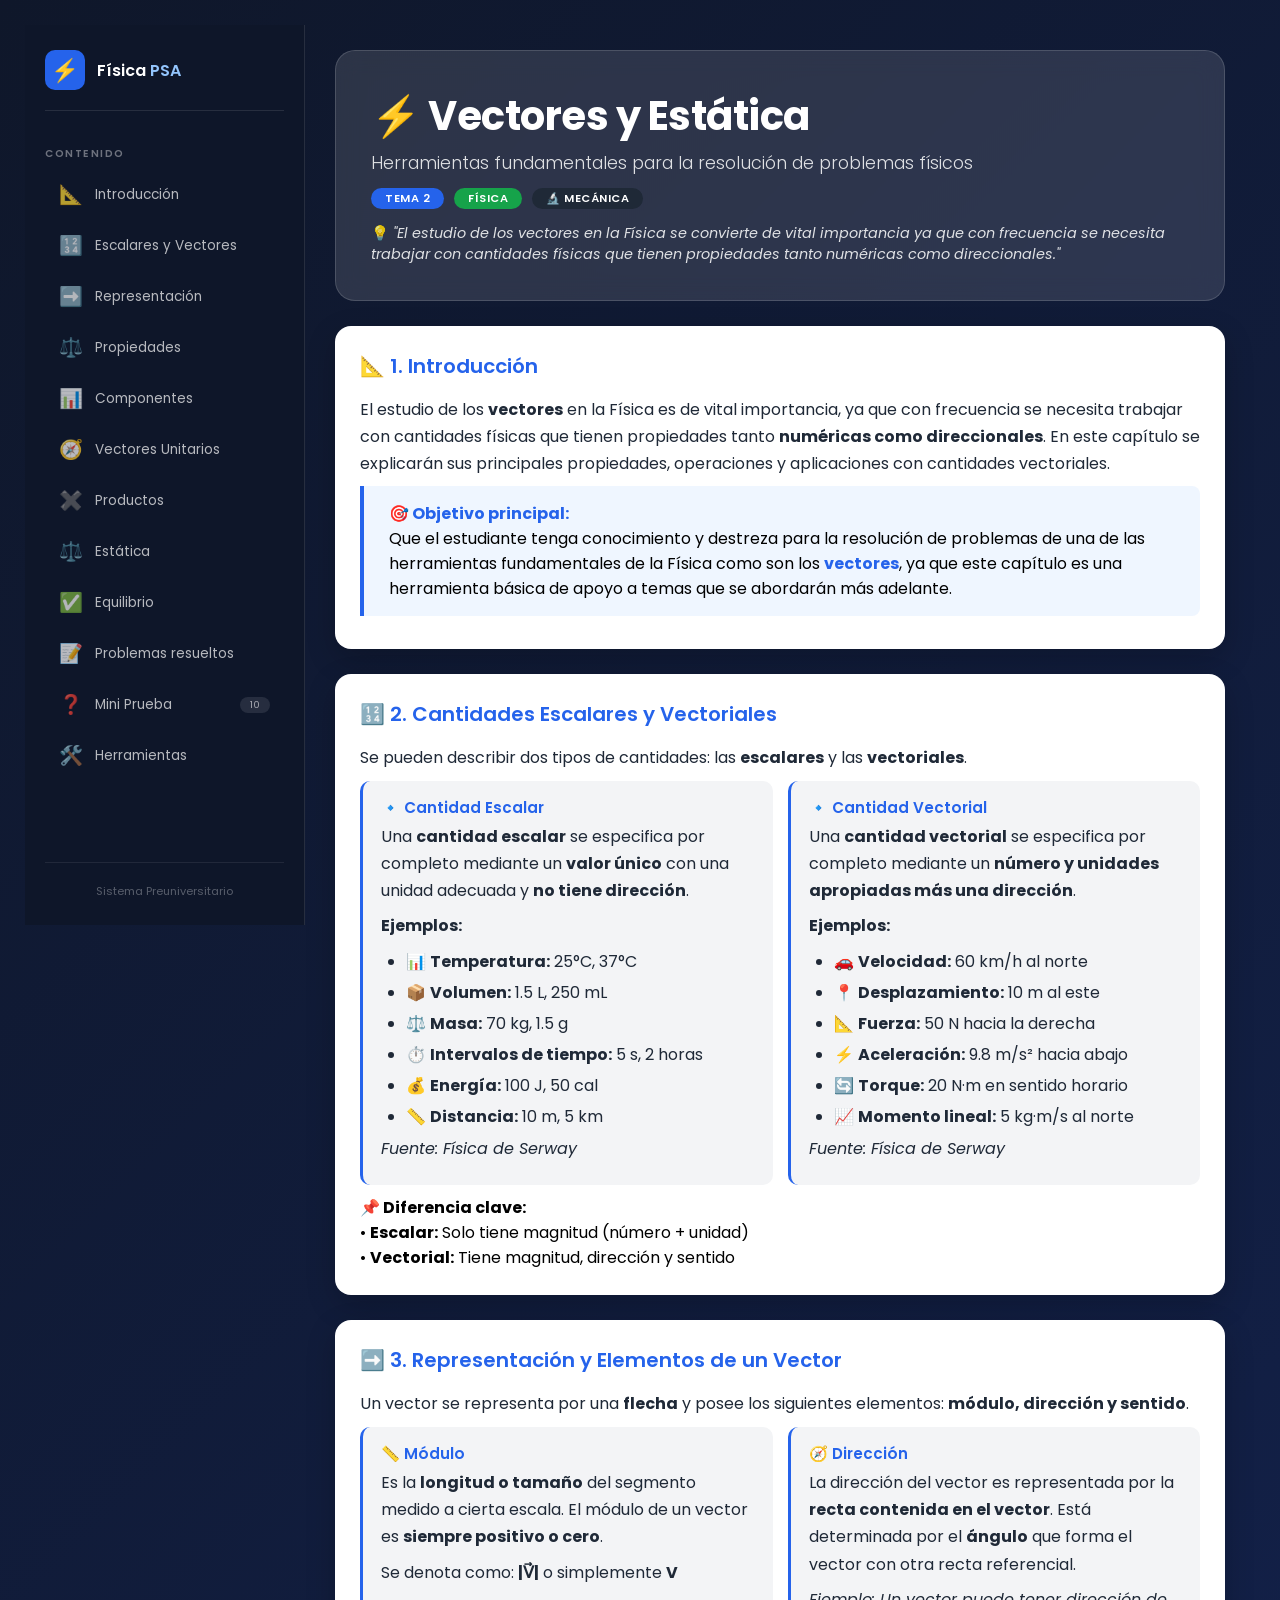
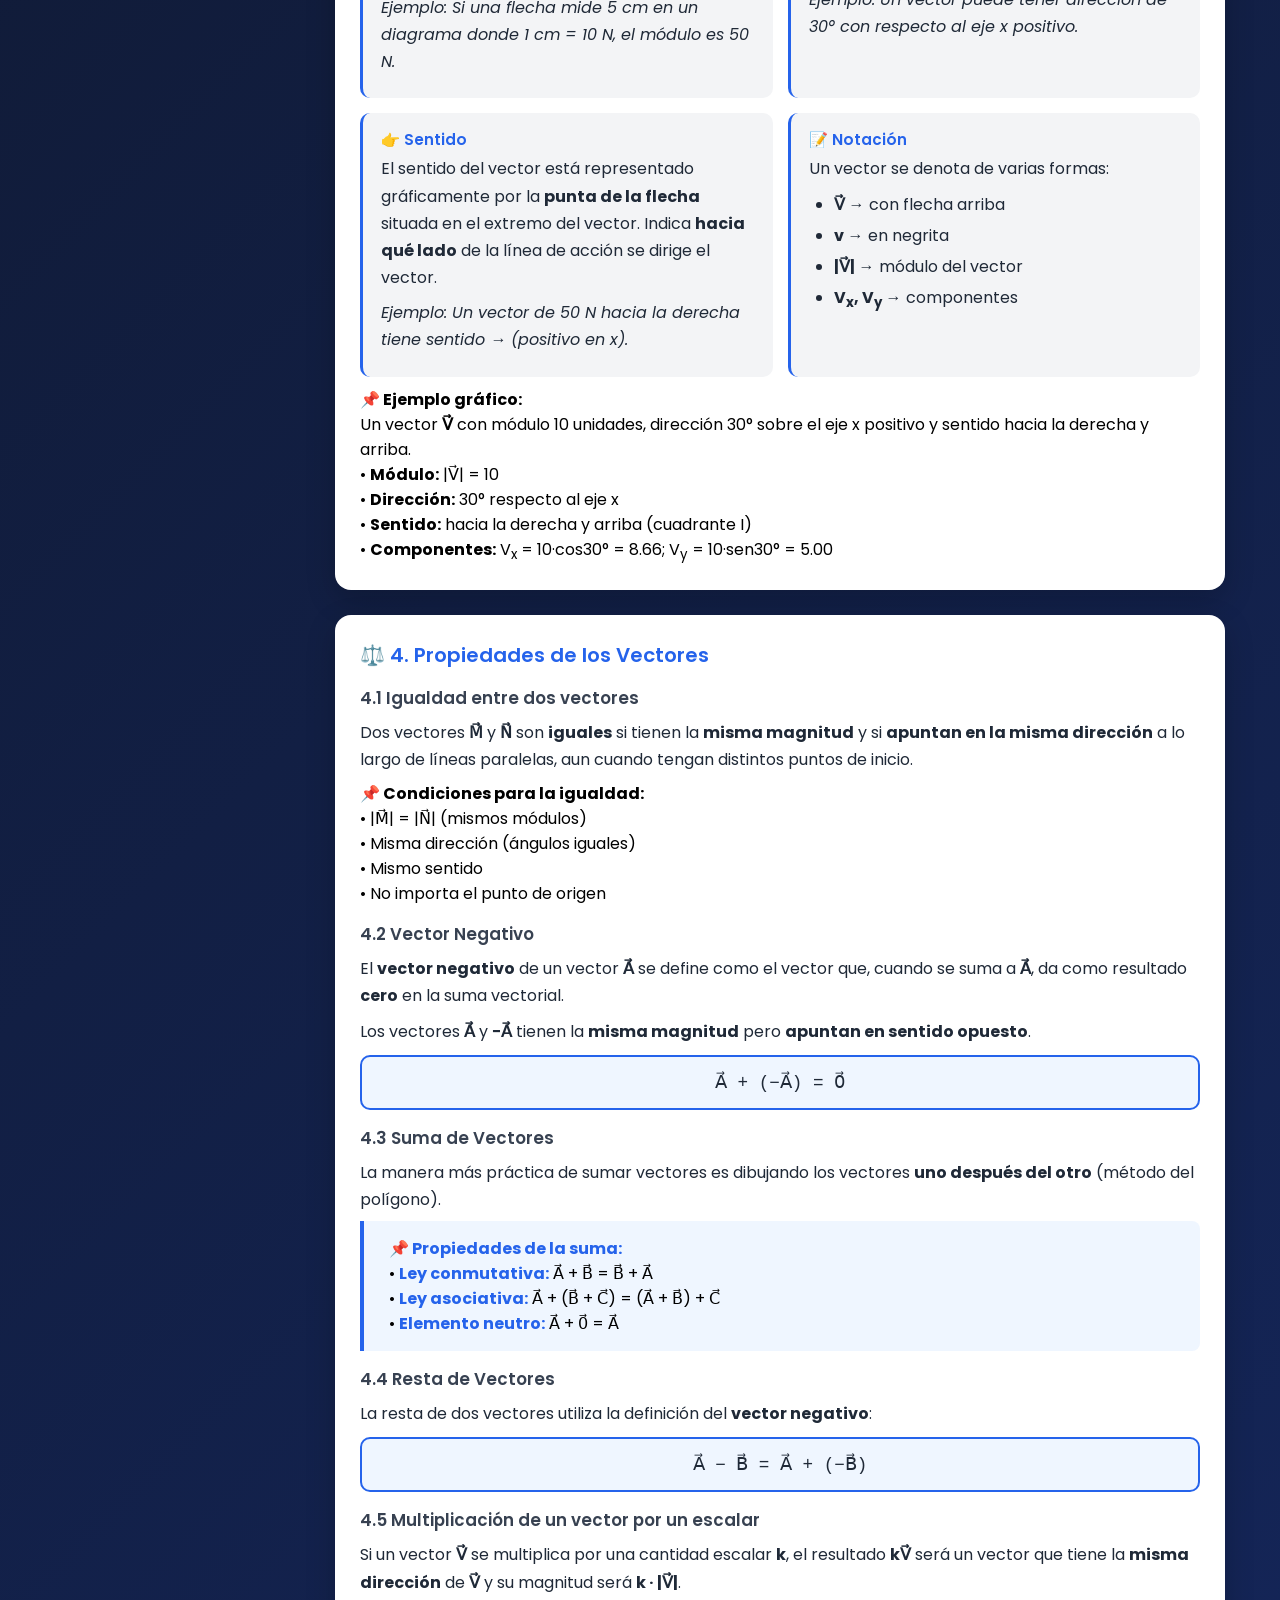
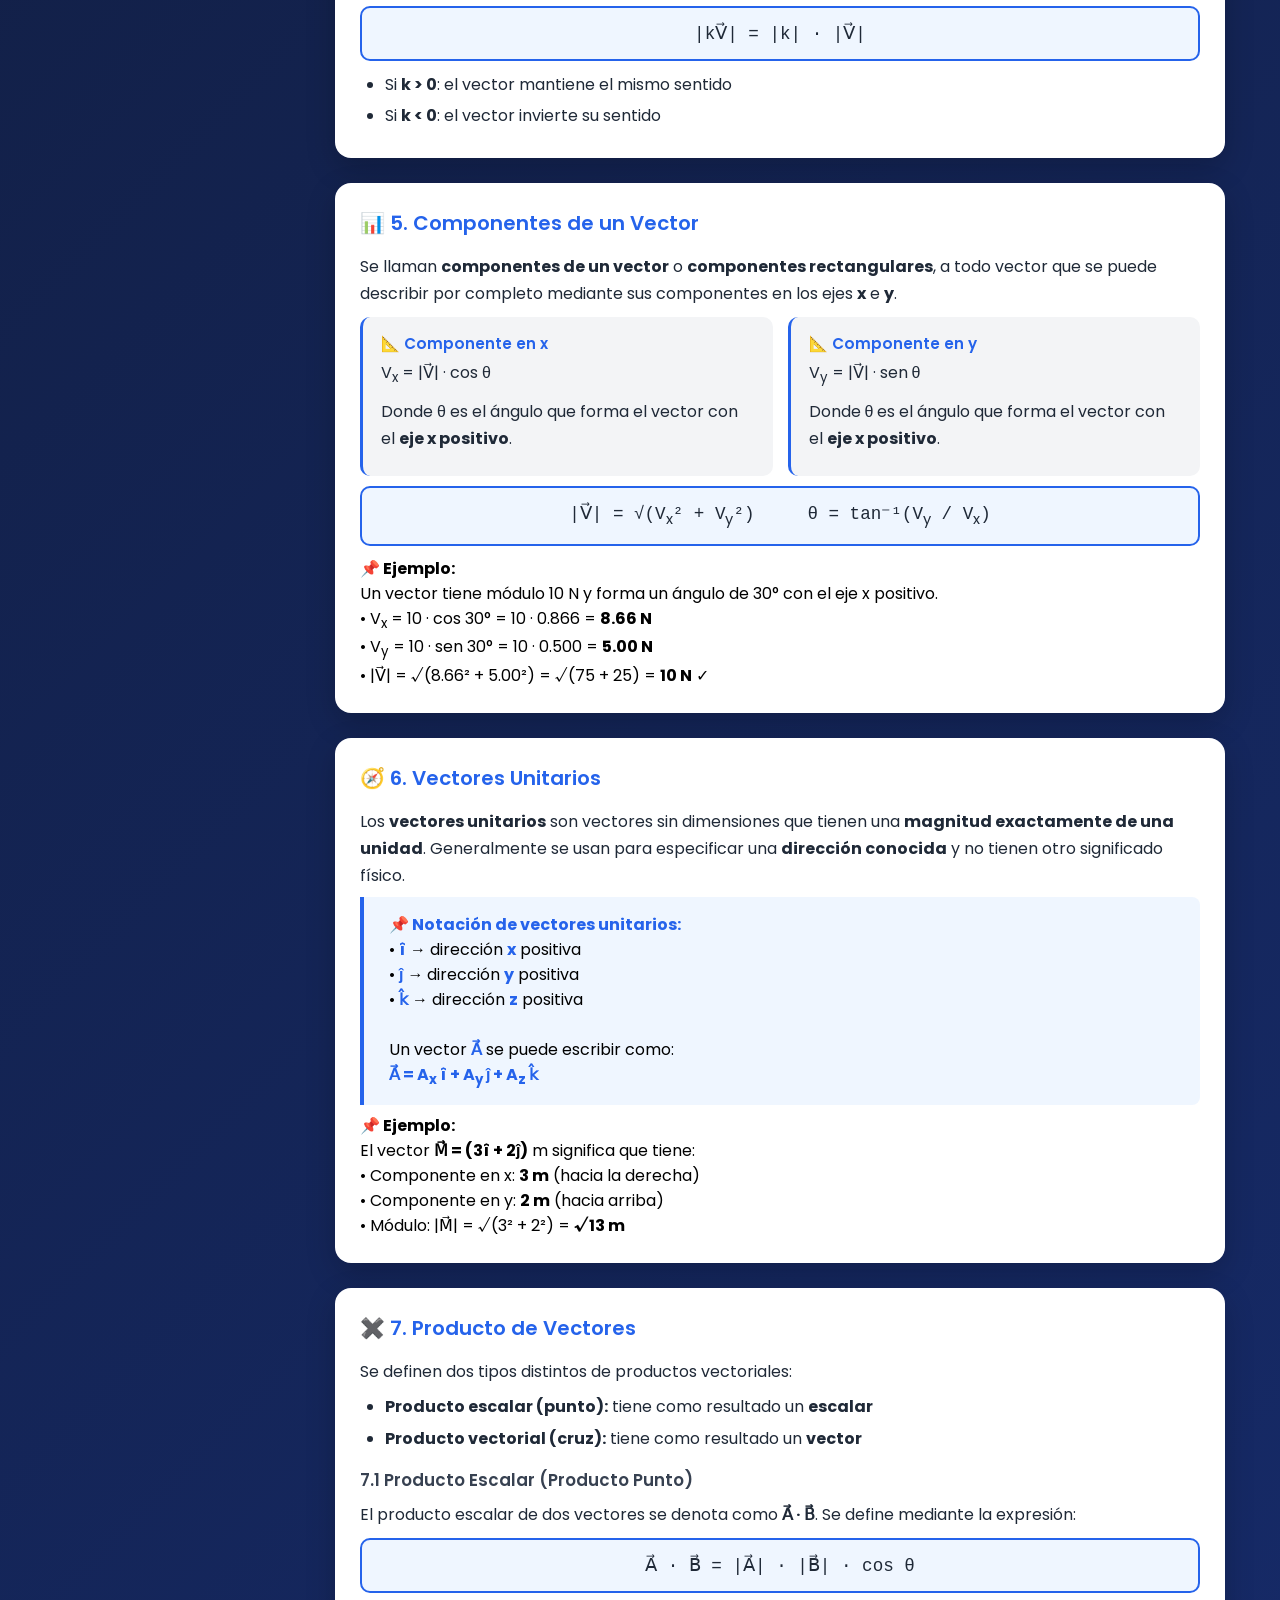
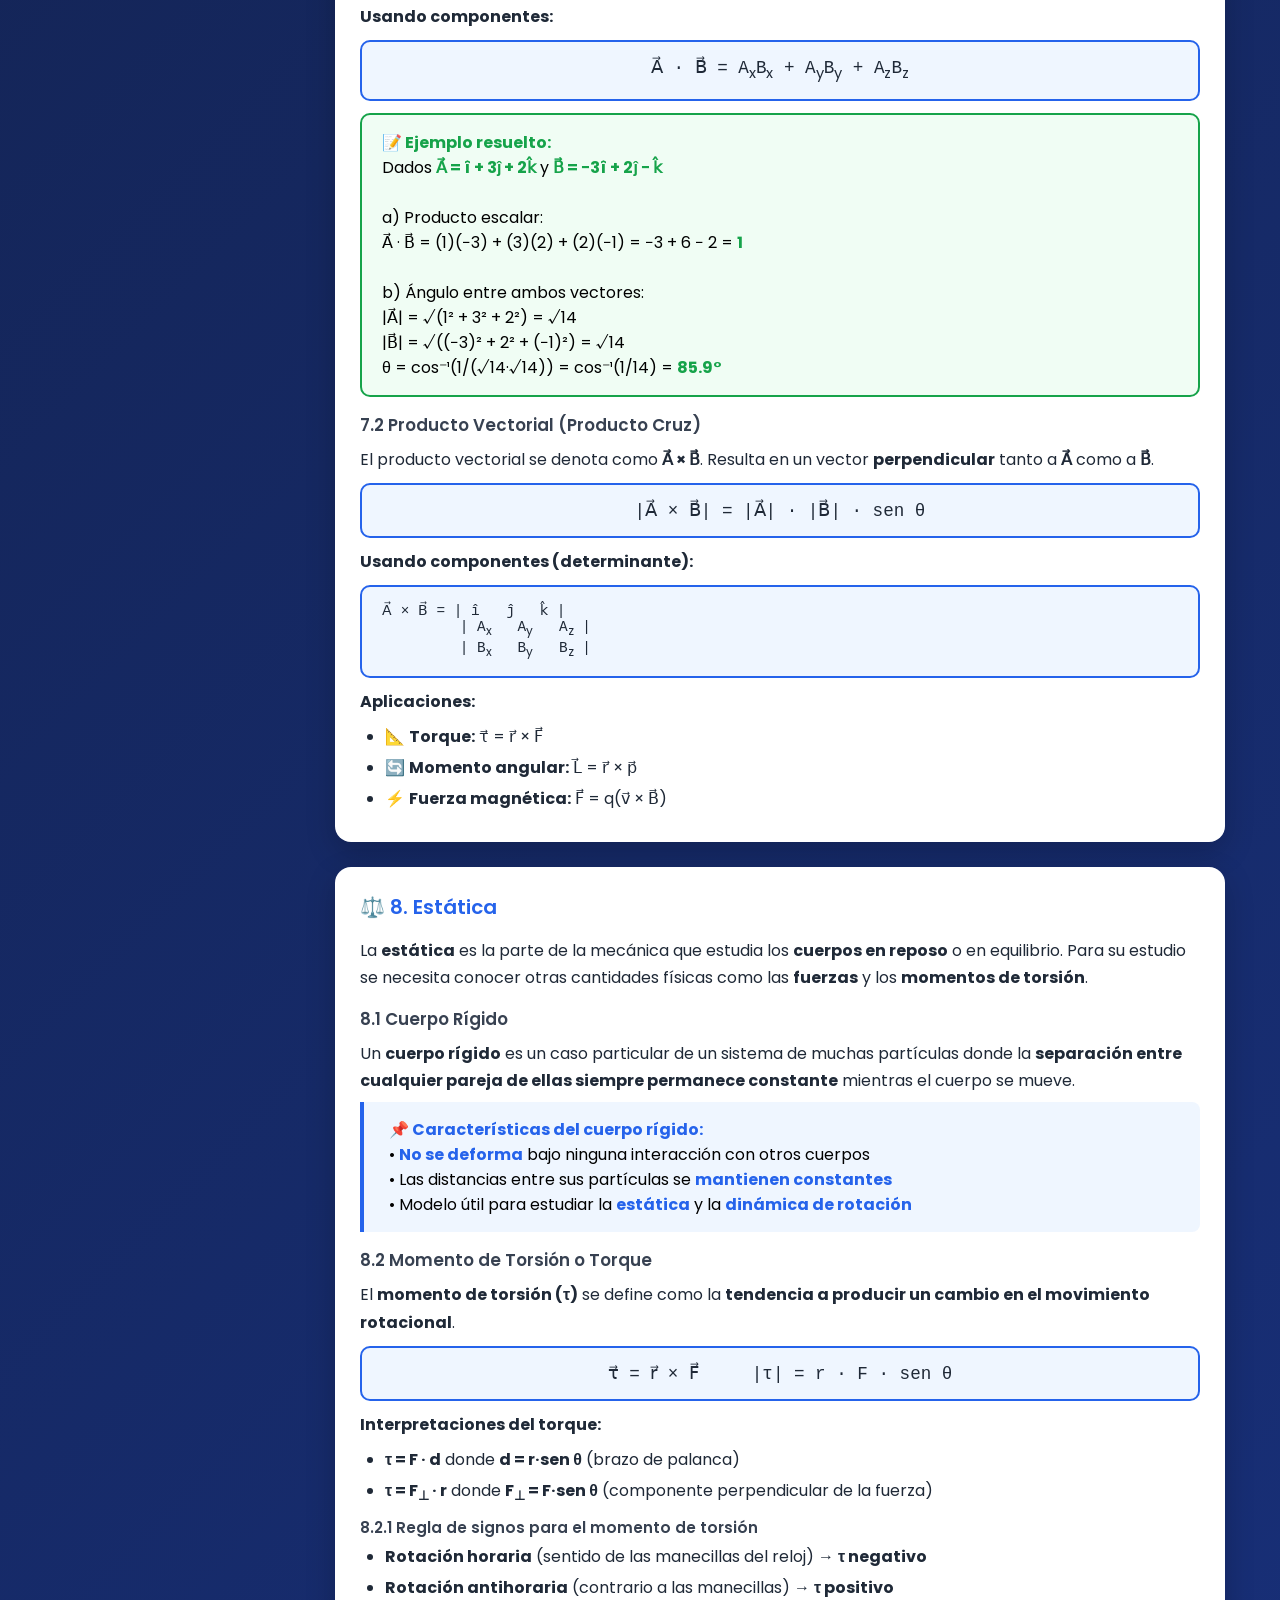
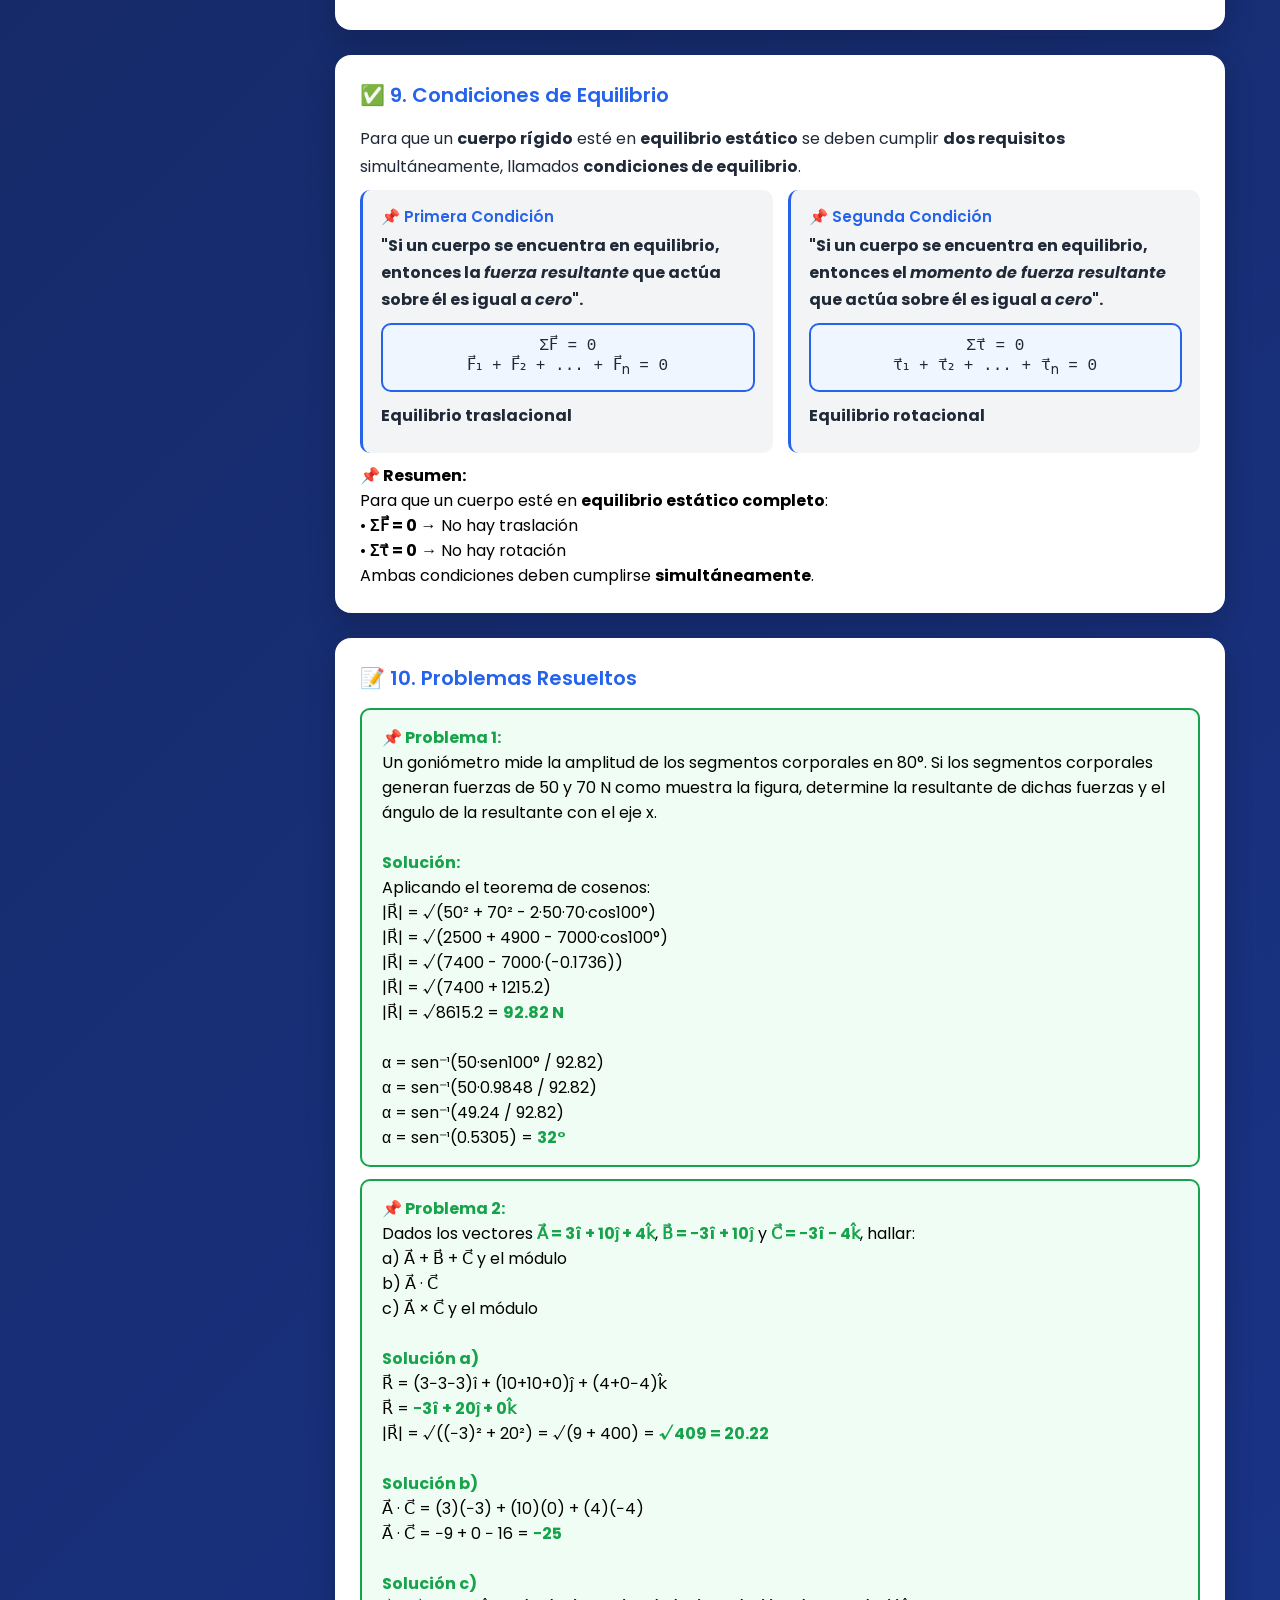
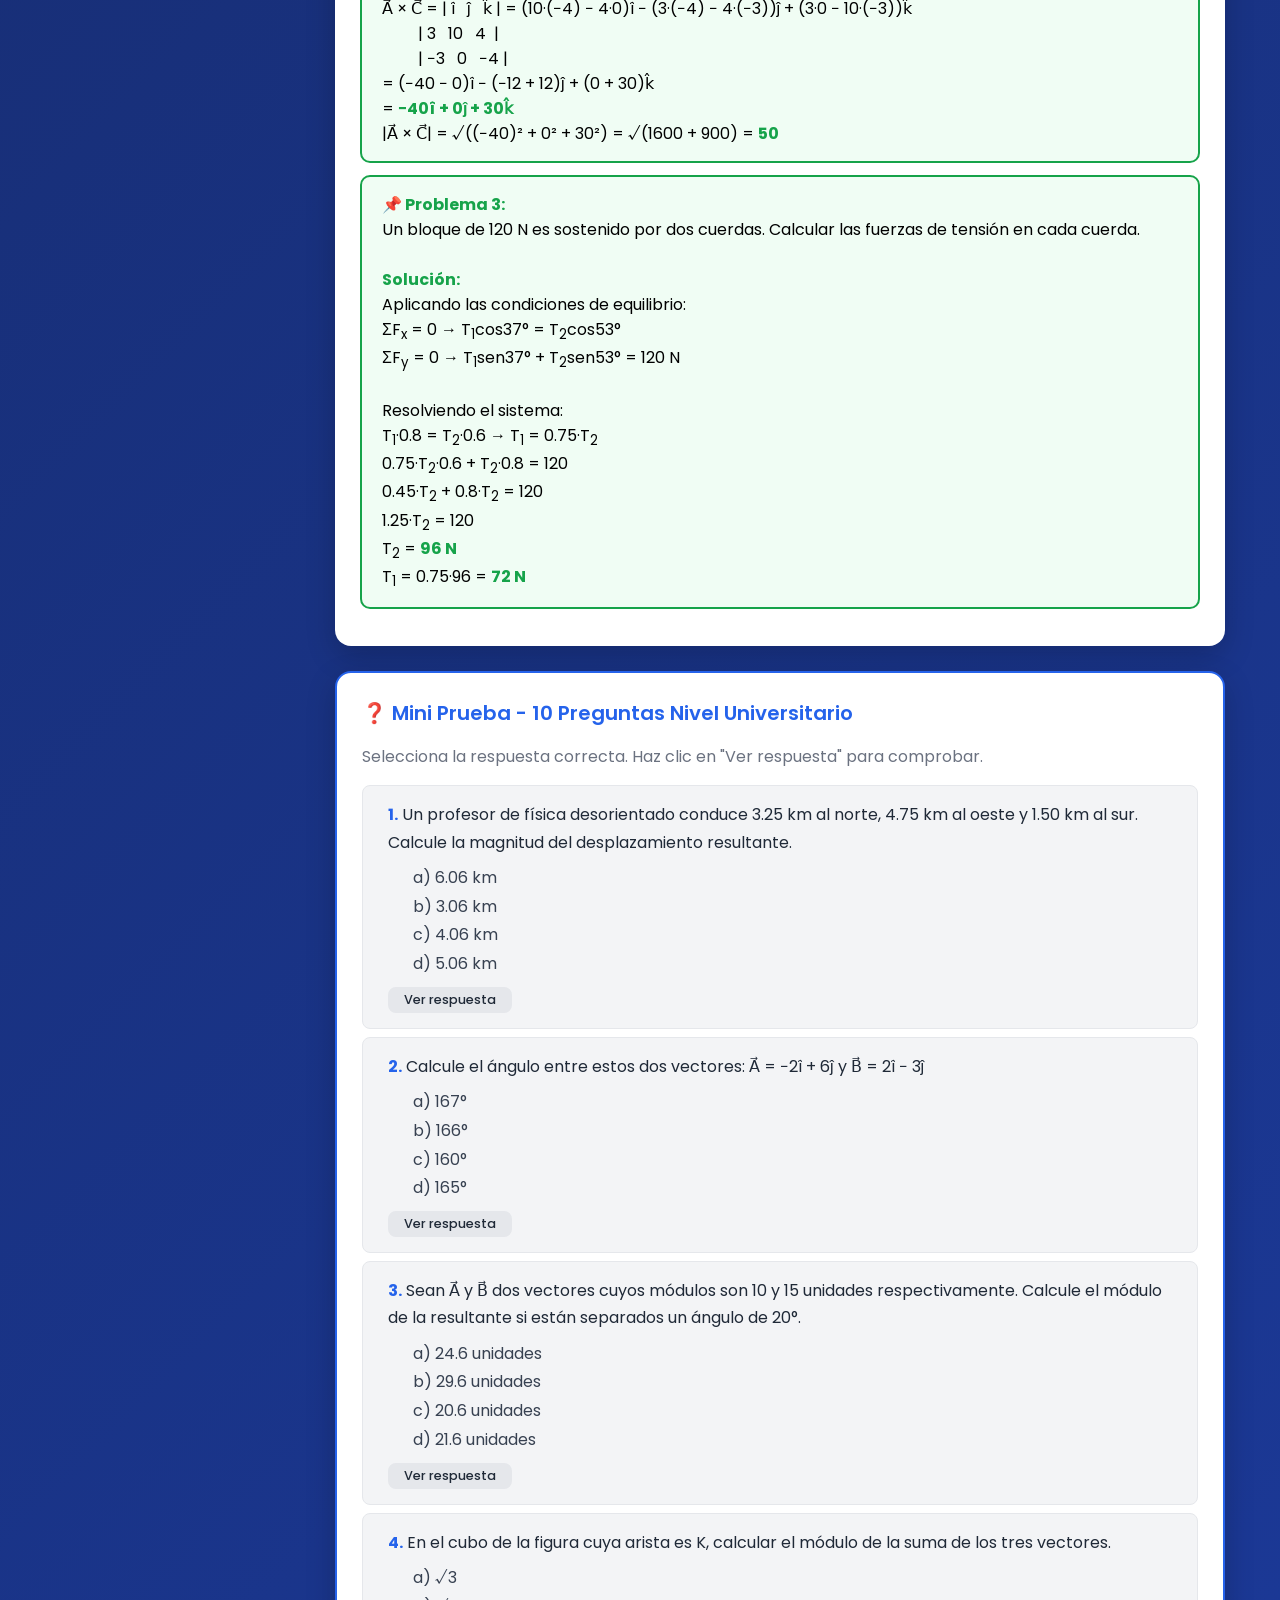
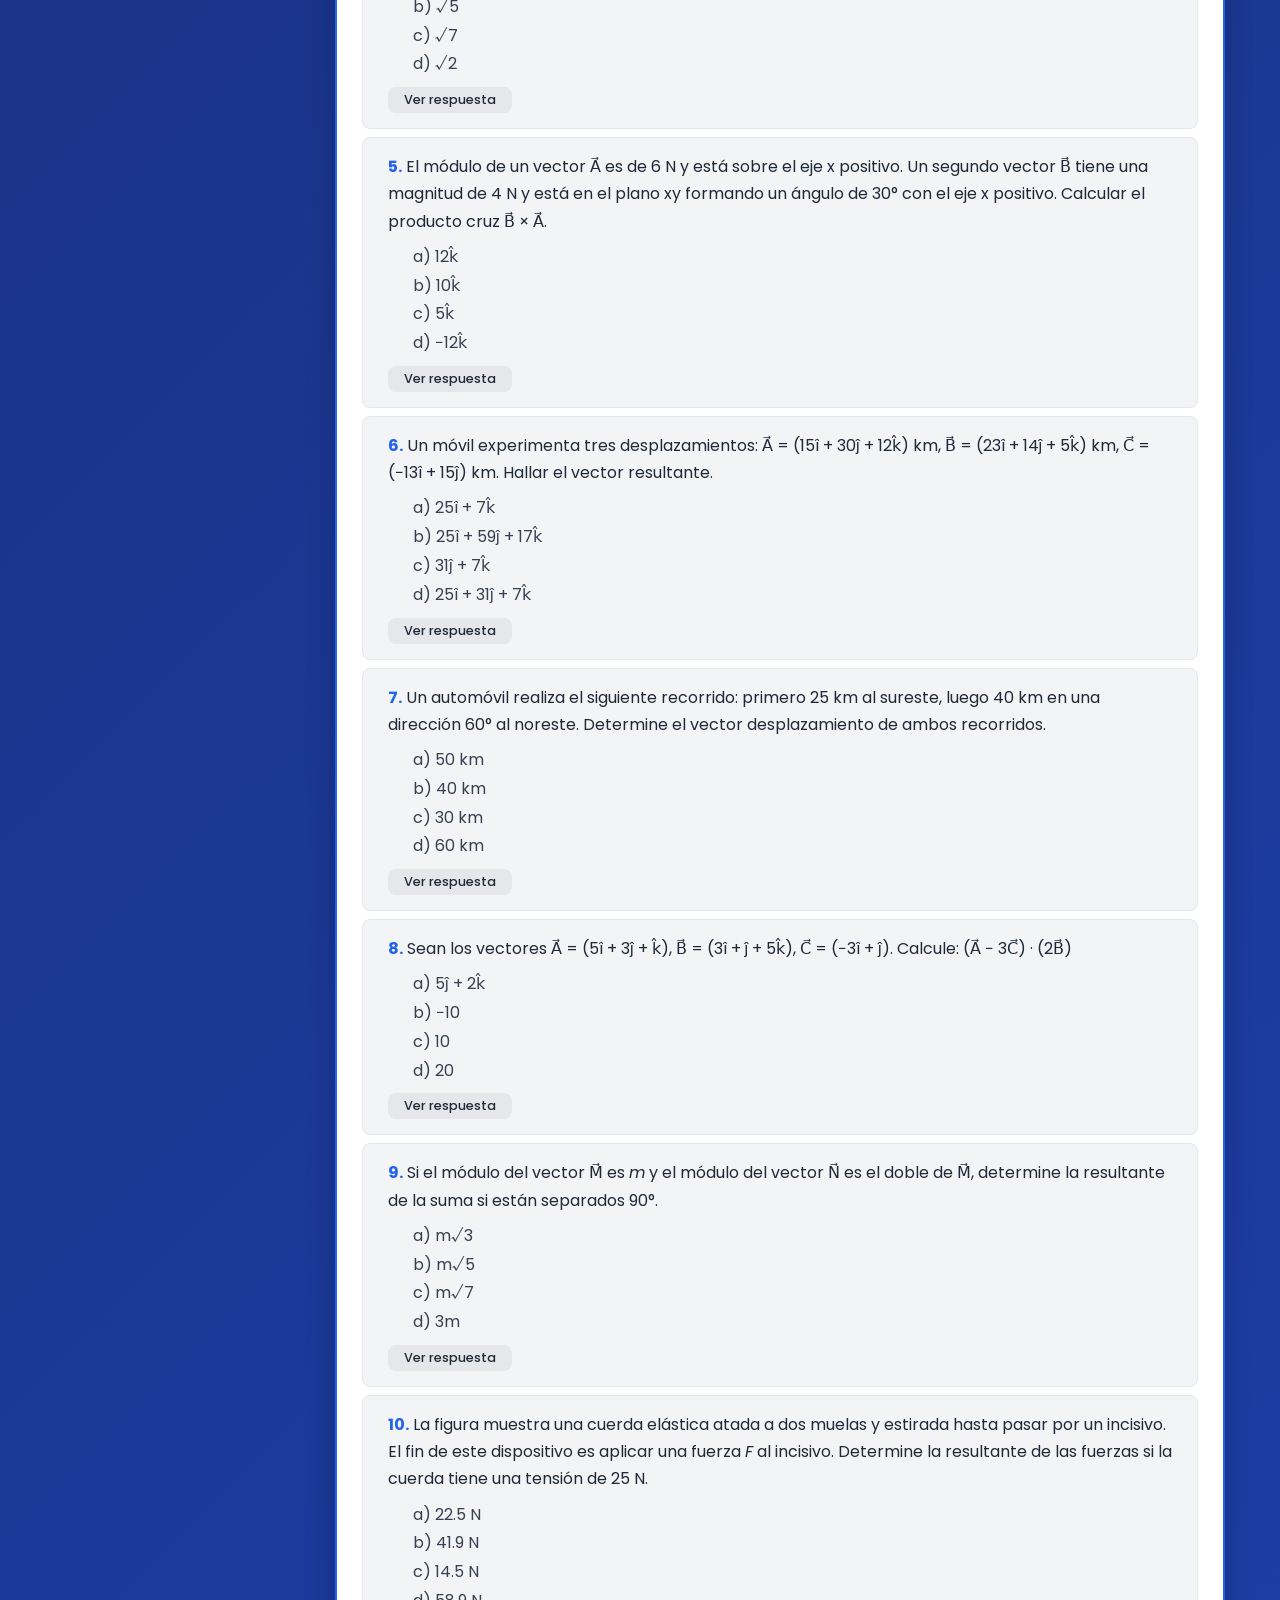
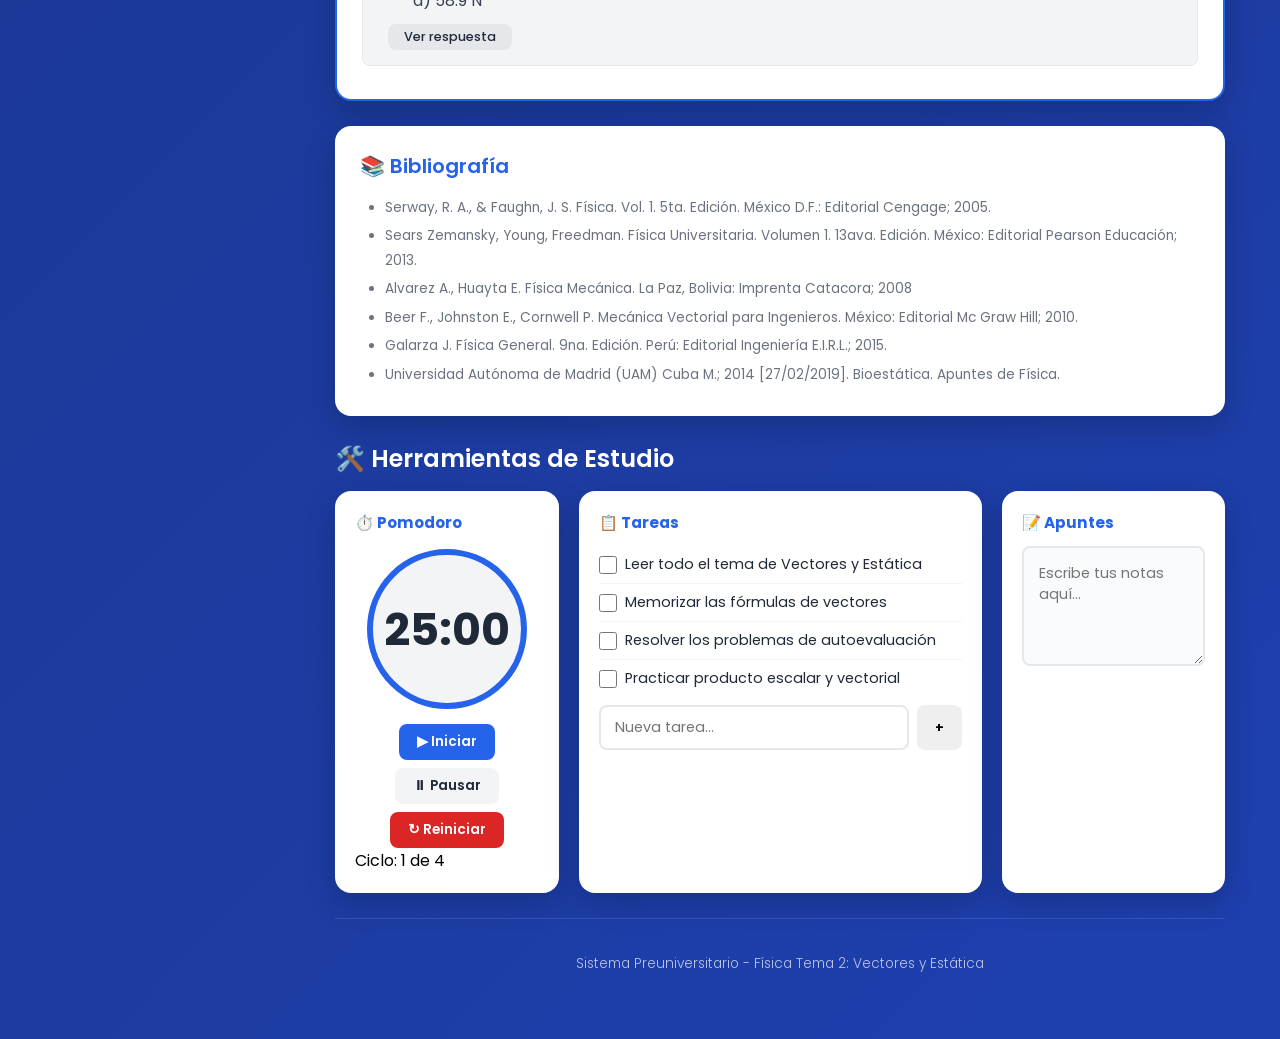
<file: temas pa estudiar/FisicaTema2.html>
<!DOCTYPE html>
<html lang="es">
<head>
    <meta charset="UTF-8">
    <meta name="viewport" content="width=device-width, initial-scale=1.0">
    <title>Física - Vectores y Estática | Sistema Preuniversitario</title>
    
    <!-- ===== CSS BASE REUTILIZADO ===== -->
    <link rel="stylesheet" href="tema-base.css">
    
    <link href="https://fonts.googleapis.com/css2?family=Poppins:wght@300;400;600;700;800&display=swap" rel="stylesheet">
    
    <style>
        /* ===== SOBRESCRITURA DE VARIABLES PARA FÍSICA ===== */
        :root {
            --primary: #2563eb;
            --primary-dark: #1e40af;
            --primary-light: #93c5fd;
            --primary-bg: #eff6ff;
        }

        /* ===== SOBRESCRITURA DEL FONDO ===== */
        body {
            background: linear-gradient(135deg, #0f172a, #1e40af);
        }

        /* ===== SIDEBAR ===== */
        .sidebar {
            width: var(--sidebar-width, 280px);
            height: 100vh;
            position: sticky;
            top: 0;
            background: rgba(15, 23, 42, 0.95);
            backdrop-filter: blur(12px);
            -webkit-backdrop-filter: blur(12px);
            border-right: 1px solid rgba(255, 255, 255, 0.1);
            padding: 25px 20px;
            overflow-y: auto;
            flex-shrink: 0;
            display: flex;
            flex-direction: column;
            z-index: 100;
        }

        .sidebar-brand {
            display: flex;
            align-items: center;
            gap: 12px;
            padding-bottom: 20px;
            border-bottom: 1px solid rgba(255, 255, 255, 0.1);
            margin-bottom: 20px;
        }

        .sidebar-brand .logo {
            width: 40px;
            height: 40px;
            background: var(--primary);
            border-radius: 10px;
            display: flex;
            align-items: center;
            justify-content: center;
            font-size: 1.4rem;
            color: white;
            font-weight: 700;
        }

        .sidebar-brand h2 {
            color: white;
            font-size: 1rem;
            font-weight: 600;
        }

        .sidebar-brand span {
            color: var(--primary-light);
        }

        .sidebar-nav {
            flex: 1;
        }

        .sidebar-nav .nav-label {
            color: rgba(255, 255, 255, 0.4);
            font-size: 0.65rem;
            text-transform: uppercase;
            letter-spacing: 1.5px;
            font-weight: 600;
            padding: 15px 0 8px 0;
        }

        .sidebar-nav a {
            display: flex;
            align-items: center;
            gap: 12px;
            padding: 10px 14px;
            color: rgba(255, 255, 255, 0.7);
            text-decoration: none;
            border-radius: 10px;
            transition: all 0.3s ease;
            font-size: 0.85rem;
            font-weight: 400;
            margin-bottom: 2px;
            position: relative;
        }

        .sidebar-nav a:hover {
            background: rgba(255, 255, 255, 0.08);
            color: white;
        }

        .sidebar-nav a.active {
            background: rgba(37, 99, 235, 0.25);
            color: white;
            font-weight: 500;
        }

        .sidebar-nav a.active::before {
            content: '';
            position: absolute;
            left: 0;
            top: 10%;
            height: 80%;
            width: 3px;
            background: var(--primary-light);
            border-radius: 0 3px 3px 0;
        }

        .sidebar-nav a .icon {
            font-size: 1.2rem;
            width: 24px;
            text-align: center;
        }

        .sidebar-nav a .badge-nav {
            margin-left: auto;
            background: rgba(255, 255, 255, 0.1);
            padding: 1px 10px;
            border-radius: 12px;
            font-size: 0.6rem;
            color: rgba(255, 255, 255, 0.6);
        }

        .sidebar-footer {
            padding-top: 20px;
            border-top: 1px solid rgba(255, 255, 255, 0.08);
            font-size: 0.7rem;
            color: rgba(255, 255, 255, 0.3);
            text-align: center;
        }

        /* ===== CONTENIDO PRINCIPAL ===== */
        .main-content {
            flex: 1;
            padding: 25px 30px;
            max-width: calc(100% - var(--sidebar-width, 280px));
            overflow-x: hidden;
        }

        body {
            display: flex;
        }

        .contenedor-tema {
            max-width: 1000px;
            margin: 0 auto;
        }

        /* ===== BADGES ===== */
        .badge-success {
            background: var(--success);
        }

        .badge-dark {
            background: #1f2937;
        }

        /* ===== COMPONENTES PARA FÍSICA ===== */
        .grid-2col {
            display: grid;
            grid-template-columns: 1fr 1fr;
            gap: 15px;
            margin: 10px 0;
        }

        .grid-2col .col {
            background: var(--gray-bg);
            padding: 15px 18px;
            border-radius: 10px;
            border-left: 3px solid var(--primary);
        }

        .grid-2col .col h4 {
            color: var(--primary);
            margin-top: 0;
        }

        .tabla-fisica {
            width: 100%;
            border-collapse: collapse;
            margin: 12px 0;
            font-size: 0.9rem;
        }

        .tabla-fisica th {
            background: var(--primary);
            color: white;
            padding: 10px 14px;
            text-align: left;
            font-weight: 600;
        }

        .tabla-fisica td {
            padding: 10px 14px;
            border-bottom: 1px solid var(--gray-light);
            color: var(--text-dark);
        }

        .tabla-fisica tr:hover td {
            background: var(--gray-bg);
        }

        .lista-conceptos {
            list-style: none;
            padding: 0;
        }

        .lista-conceptos li {
            padding: 8px 0;
            border-bottom: 1px solid var(--gray-bg);
            display: flex;
            align-items: flex-start;
            gap: 10px;
            color: var(--text-dark);
            line-height: 1.6;
        }

        .lista-conceptos li::before {
            content: "◆";
            color: var(--primary);
            font-weight: bold;
            flex-shrink: 0;
        }

        .lista-conceptos li:last-child {
            border-bottom: none;
        }

        .formula-destacada {
            background: var(--primary-bg);
            padding: 15px 20px;
            border-radius: 10px;
            text-align: center;
            font-size: 1.1rem;
            margin: 10px 0;
            font-family: 'Courier New', monospace;
            color: var(--text-dark);
            border: 2px solid var(--primary);
        }

        .ejercicio-resuelto {
            background: #f0fdf4;
            border: 2px solid var(--success);
            border-radius: 10px;
            padding: 15px 20px;
            margin: 12px 0;
        }

        .ejercicio-resuelto strong {
            color: var(--success);
        }

        /* ===== HERRAMIENTAS ===== */
        .herramientas-grid {
            display: grid;
            grid-template-columns: 1fr 1fr 1fr;
            gap: 20px;
            margin-top: 10px;
        }

        .herramienta-card {
            background: var(--bg-white);
            border-radius: var(--radius-lg);
            padding: 20px;
            box-shadow: var(--shadow-lg);
        }

        .herramienta-card h3 {
            color: var(--primary);
            font-size: 0.95rem;
            margin-bottom: 12px;
            display: flex;
            align-items: center;
            gap: 8px;
        }

        /* ===== RESPONSIVE ===== */
        @media (max-width: 1024px) {
            :root {
                --sidebar-width: 240px;
            }
            .herramientas-grid {
                grid-template-columns: 1fr 1fr;
            }
        }

        @media (max-width: 768px) {
            :root {
                --sidebar-width: 100%;
            }

            body {
                flex-direction: column;
                padding: 0;
            }

            .sidebar {
                width: 100%;
                height: auto;
                position: relative;
                padding: 12px 15px;
                border-right: none;
                border-bottom: 1px solid rgba(255, 255, 255, 0.1);
                flex-direction: row;
                flex-wrap: wrap;
                align-items: center;
            }

            .sidebar-brand {
                padding-bottom: 0;
                border-bottom: none;
                margin-bottom: 0;
                flex: 0 0 auto;
            }

            .sidebar-brand .logo {
                width: 32px;
                height: 32px;
                font-size: 1rem;
            }

            .sidebar-brand h2 {
                font-size: 0.8rem;
            }

            .sidebar-nav {
                display: flex;
                flex-wrap: wrap;
                gap: 3px;
                flex: 1;
                padding: 0 8px;
            }

            .sidebar-nav .nav-label {
                display: none;
            }

            .sidebar-nav a {
                padding: 4px 10px;
                font-size: 0.65rem;
                gap: 3px;
                border-radius: 6px;
            }

            .sidebar-nav a .icon {
                font-size: 0.8rem;
                width: 16px;
            }

            .sidebar-nav a .badge-nav {
                display: none;
            }

            .sidebar-nav a.active::before {
                display: none;
            }

            .sidebar-footer {
                display: none;
            }

            .main-content {
                max-width: 100%;
                padding: 12px 15px;
                flex: 1;
            }

            .grid-2col {
                grid-template-columns: 1fr;
                gap: 10px;
            }

            .tabla-fisica {
                display: block;
                overflow-x: auto;
                font-size: 0.8rem;
            }

            .tabla-fisica th,
            .tabla-fisica td {
                padding: 8px 10px;
                min-width: 80px;
            }

            .herramientas-grid {
                grid-template-columns: 1fr;
                gap: 15px;
            }

            .formula-destacada {
                font-size: 0.9rem;
                padding: 10px 14px;
            }
        }

        @media (max-width: 480px) {
            .sidebar-nav a {
                font-size: 0.55rem;
                padding: 3px 7px;
            }

            .sidebar-nav a .icon {
                font-size: 0.7rem;
                width: 14px;
            }
        }
    </style>
</head>
<body>
    <!-- ===== SIDEBAR ===== -->
    <aside class="sidebar" role="navigation" aria-label="Navegación principal">
        <div class="sidebar-brand">
            <div class="logo">⚡</div>
            <h2>Física <span>PSA</span></h2>
        </div>

        <nav class="sidebar-nav">
            <div class="nav-label">Contenido</div>
            <a href="#introduccion" class="active">
                <span class="icon">📐</span> Introducción
            </a>
            <a href="#escalares">
                <span class="icon">🔢</span> Escalares y Vectores
            </a>
            <a href="#representacion">
                <span class="icon">➡️</span> Representación
            </a>
            <a href="#propiedades">
                <span class="icon">⚖️</span> Propiedades
            </a>
            <a href="#componentes">
                <span class="icon">📊</span> Componentes
            </a>
            <a href="#unitarios">
                <span class="icon">🧭</span> Vectores Unitarios
            </a>
            <a href="#productos">
                <span class="icon">✖️</span> Productos
            </a>
            <a href="#estatica">
                <span class="icon">⚖️</span> Estática
            </a>
            <a href="#equilibrio">
                <span class="icon">✅</span> Equilibrio
            </a>
            <a href="#problemas">
                <span class="icon">📝</span> Problemas resueltos
            </a>
            <a href="#prueba">
                <span class="icon">❓</span> Mini Prueba
                <span class="badge-nav">10</span>
            </a>
            <a href="#herramientas">
                <span class="icon">🛠️</span> Herramientas
            </a>
        </nav>

        <div class="sidebar-footer">
            Sistema Preuniversitario
        </div>
    </aside>

    <!-- ===== CONTENIDO PRINCIPAL ===== -->
    <main class="main-content">
        <div class="contenedor-tema">

            <!-- ===== HEADER ===== -->
            <header class="tema-header" id="introduccion">
                <h1>⚡ Vectores y Estática</h1>
                <p>Herramientas fundamentales para la resolución de problemas físicos</p>
                <div style="margin-top: 12px; display: flex; flex-wrap: wrap; gap: 10px;">
                    <span class="badge">Tema 2</span>
                    <span class="badge badge-success">Física</span>
                    <span class="badge badge-dark">🔬 Mecánica</span>
                </div>
                <div style="margin-top: 14px; font-size: 0.9rem; opacity: 0.85;">
                    💡 <em>"El estudio de los vectores en la Física se convierte de vital importancia ya que con frecuencia se necesita trabajar con cantidades físicas que tienen propiedades tanto numéricas como direccionales."</em>
                </div>
            </header>

            <!-- ============================================================ -->
            <!-- 1. INTRODUCCIÓN                                               -->
            <!-- ============================================================ -->
            <section class="card">
                <h2>📐 1. Introducción</h2>
                
                <p>El estudio de los <strong>vectores</strong> en la Física es de vital importancia, ya que con frecuencia se necesita trabajar con cantidades físicas que tienen propiedades tanto <strong>numéricas como direccionales</strong>. En este capítulo se explicarán sus principales propiedades, operaciones y aplicaciones con cantidades vectoriales.</p>
                
                <div class="concepto-clave">
                    <strong>🎯 Objetivo principal:</strong>
                    <br>Que el estudiante tenga conocimiento y destreza para la resolución de problemas de una de las herramientas fundamentales de la Física como son los <strong>vectores</strong>, ya que este capítulo es una herramienta básica de apoyo a temas que se abordarán más adelante.
                </div>
            </section>

            <!-- ============================================================ -->
            <!-- 2. CANTIDADES ESCALARES Y VECTORIALES                       -->
            <!-- ============================================================ -->
            <section class="card" id="escalares">
                <h2>🔢 2. Cantidades Escalares y Vectoriales</h2>
                
                <p>Se pueden describir dos tipos de cantidades: las <strong>escalares</strong> y las <strong>vectoriales</strong>.</p>
                
                <div class="grid-2col">
                    <div class="col">
                        <h4>🔹 Cantidad Escalar</h4>
                        <p>Una <strong>cantidad escalar</strong> se especifica por completo mediante un <strong>valor único</strong> con una unidad adecuada y <strong>no tiene dirección</strong>.</p>
                        <p><strong>Ejemplos:</strong></p>
                        <ul>
                            <li>📊 <strong>Temperatura:</strong> 25°C, 37°C</li>
                            <li>📦 <strong>Volumen:</strong> 1.5 L, 250 mL</li>
                            <li>⚖️ <strong>Masa:</strong> 70 kg, 1.5 g</li>
                            <li>⏱️ <strong>Intervalos de tiempo:</strong> 5 s, 2 horas</li>
                            <li>💰 <strong>Energía:</strong> 100 J, 50 cal</li>
                            <li>📏 <strong>Distancia:</strong> 10 m, 5 km</li>
                        </ul>
                        <p><em>Fuente: Física de Serway</em></p>
                    </div>
                    <div class="col">
                        <h4>🔹 Cantidad Vectorial</h4>
                        <p>Una <strong>cantidad vectorial</strong> se especifica por completo mediante un <strong>número y unidades apropiadas más una dirección</strong>.</p>
                        <p><strong>Ejemplos:</strong></p>
                        <ul>
                            <li>🚗 <strong>Velocidad:</strong> 60 km/h al norte</li>
                            <li>📍 <strong>Desplazamiento:</strong> 10 m al este</li>
                            <li>📐 <strong>Fuerza:</strong> 50 N hacia la derecha</li>
                            <li>⚡ <strong>Aceleración:</strong> 9.8 m/s² hacia abajo</li>
                            <li>🔄 <strong>Torque:</strong> 20 N·m en sentido horario</li>
                            <li>📈 <strong>Momento lineal:</strong> 5 kg·m/s al norte</li>
                        </ul>
                        <p><em>Fuente: Física de Serway</em></p>
                    </div>
                </div>
                
                <div class="cuadro-resumen">
                    <strong>📌 Diferencia clave:</strong>
                    <br>• <strong>Escalar:</strong> Solo tiene magnitud (número + unidad)
                    <br>• <strong>Vectorial:</strong> Tiene magnitud, dirección y sentido
                </div>
            </section>

            <!-- ============================================================ -->
            <!-- 3. REPRESENTACIÓN Y ELEMENTOS DE UN VECTOR                  -->
            <!-- ============================================================ -->
            <section class="card" id="representacion">
                <h2>➡️ 3. Representación y Elementos de un Vector</h2>
                
                <p>Un vector se representa por una <strong>flecha</strong> y posee los siguientes elementos: <strong>módulo, dirección y sentido</strong>.</p>
                
                <div class="grid-2col">
                    <div class="col">
                        <h4>📏 Módulo</h4>
                        <p>Es la <strong>longitud o tamaño</strong> del segmento medido a cierta escala. El módulo de un vector es <strong>siempre positivo o cero</strong>.</p>
                        <p>Se denota como: <strong>|V⃗|</strong> o simplemente <strong>V</strong></p>
                        <p><em>Ejemplo: Si una flecha mide 5 cm en un diagrama donde 1 cm = 10 N, el módulo es 50 N.</em></p>
                    </div>
                    <div class="col">
                        <h4>🧭 Dirección</h4>
                        <p>La dirección del vector es representada por la <strong>recta contenida en el vector</strong>. Está determinada por el <strong>ángulo</strong> que forma el vector con otra recta referencial.</p>
                        <p><em>Ejemplo: Un vector puede tener dirección de 30° con respecto al eje x positivo.</em></p>
                    </div>
                    <div class="col">
                        <h4>👉 Sentido</h4>
                        <p>El sentido del vector está representado gráficamente por la <strong>punta de la flecha</strong> situada en el extremo del vector. Indica <strong>hacia qué lado</strong> de la línea de acción se dirige el vector.</p>
                        <p><em>Ejemplo: Un vector de 50 N hacia la derecha tiene sentido → (positivo en x).</em></p>
                    </div>
                    <div class="col">
                        <h4>📝 Notación</h4>
                        <p>Un vector se denota de varias formas:</p>
                        <ul>
                            <li><strong>V⃗</strong> → con flecha arriba</li>
                            <li><strong>v</strong> → en negrita</li>
                            <li><strong>|V⃗|</strong> → módulo del vector</li>
                            <li><strong>V<sub>x</sub>, V<sub>y</sub></strong> → componentes</li>
                        </ul>
                    </div>
                </div>
                
                <div class="ejemplo">
                    <strong>📌 Ejemplo gráfico:</strong>
                    <br>Un vector <strong>V⃗</strong> con módulo 10 unidades, dirección 30° sobre el eje x positivo y sentido hacia la derecha y arriba.
                    <br>• <strong>Módulo:</strong> |V⃗| = 10
                    <br>• <strong>Dirección:</strong> 30° respecto al eje x
                    <br>• <strong>Sentido:</strong> hacia la derecha y arriba (cuadrante I)
                    <br>• <strong>Componentes:</strong> V<sub>x</sub> = 10·cos30° = 8.66; V<sub>y</sub> = 10·sen30° = 5.00
                </div>
            </section>

            <!-- ============================================================ -->
            <!-- 4. PROPIEDADES DE LOS VECTORES                              -->
            <!-- ============================================================ -->
            <section class="card" id="propiedades">
                <h2>⚖️ 4. Propiedades de los Vectores</h2>
                
                <h3>4.1 Igualdad entre dos vectores</h3>
                <p>Dos vectores <strong>M⃗</strong> y <strong>N⃗</strong> son <strong>iguales</strong> si tienen la <strong>misma magnitud</strong> y si <strong>apuntan en la misma dirección</strong> a lo largo de líneas paralelas, aun cuando tengan distintos puntos de inicio.</p>
                
                <div class="ejemplo">
                    <strong>📌 Condiciones para la igualdad:</strong>
                    <br>• |M⃗| = |N⃗| (mismos módulos)
                    <br>• Misma dirección (ángulos iguales)
                    <br>• Mismo sentido
                    <br>• No importa el punto de origen
                </div>
                
                <h3>4.2 Vector Negativo</h3>
                <p>El <strong>vector negativo</strong> de un vector <strong>A⃗</strong> se define como el vector que, cuando se suma a <strong>A⃗</strong>, da como resultado <strong>cero</strong> en la suma vectorial.</p>
                <p>Los vectores <strong>A⃗</strong> y <strong>−A⃗</strong> tienen la <strong>misma magnitud</strong> pero <strong>apuntan en sentido opuesto</strong>.</p>
                
                <div class="formula-destacada">
                    A⃗ + (−A⃗) = 0⃗
                </div>
                
                <h3>4.3 Suma de Vectores</h3>
                <p>La manera más práctica de sumar vectores es dibujando los vectores <strong>uno después del otro</strong> (método del polígono).</p>
                
                <div class="concepto-clave">
                    <strong>📌 Propiedades de la suma:</strong>
                    <br>• <strong>Ley conmutativa:</strong> A⃗ + B⃗ = B⃗ + A⃗
                    <br>• <strong>Ley asociativa:</strong> A⃗ + (B⃗ + C⃗) = (A⃗ + B⃗) + C⃗
                    <br>• <strong>Elemento neutro:</strong> A⃗ + 0⃗ = A⃗
                </div>
                
                <h3>4.4 Resta de Vectores</h3>
                <p>La resta de dos vectores utiliza la definición del <strong>vector negativo</strong>:</p>
                
                <div class="formula-destacada">
                    A⃗ − B⃗ = A⃗ + (−B⃗)
                </div>
                
                <h3>4.5 Multiplicación de un vector por un escalar</h3>
                <p>Si un vector <strong>V⃗</strong> se multiplica por una cantidad escalar <strong>k</strong>, el resultado <strong>kV⃗</strong> será un vector que tiene la <strong>misma dirección</strong> de <strong>V⃗</strong> y su magnitud será <strong>k · |V⃗|</strong>.</p>
                
                <div class="formula-destacada">
                    |kV⃗| = |k| · |V⃗|
                </div>
                
                <ul>
                    <li>Si <strong>k > 0</strong>: el vector mantiene el mismo sentido</li>
                    <li>Si <strong>k < 0</strong>: el vector invierte su sentido</li>
                </ul>
            </section>

            <!-- ============================================================ -->
            <!-- 5. COMPONENTES DE UN VECTOR                                 -->
            <!-- ============================================================ -->
            <section class="card" id="componentes">
                <h2>📊 5. Componentes de un Vector</h2>
                
                <p>Se llaman <strong>componentes de un vector</strong> o <strong>componentes rectangulares</strong>, a todo vector que se puede describir por completo mediante sus componentes en los ejes <strong>x</strong> e <strong>y</strong>.</p>
                
                <div class="grid-2col">
                    <div class="col">
                        <h4>📐 Componente en x</h4>
                        <p>V<sub>x</sub> = |V⃗| · cos θ</p>
                        <p>Donde θ es el ángulo que forma el vector con el <strong>eje x positivo</strong>.</p>
                    </div>
                    <div class="col">
                        <h4>📐 Componente en y</h4>
                        <p>V<sub>y</sub> = |V⃗| · sen θ</p>
                        <p>Donde θ es el ángulo que forma el vector con el <strong>eje x positivo</strong>.</p>
                    </div>
                </div>
                
                <div class="formula-destacada">
                    |V⃗| = √(V<sub>x</sub>² + V<sub>y</sub>²) &nbsp;&nbsp;&nbsp; θ = tan⁻¹(V<sub>y</sub> / V<sub>x</sub>)
                </div>
                
                <div class="ejemplo">
                    <strong>📌 Ejemplo:</strong>
                    <br>Un vector tiene módulo 10 N y forma un ángulo de 30° con el eje x positivo.
                    <br>• V<sub>x</sub> = 10 · cos 30° = 10 · 0.866 = <strong>8.66 N</strong>
                    <br>• V<sub>y</sub> = 10 · sen 30° = 10 · 0.500 = <strong>5.00 N</strong>
                    <br>• |V⃗| = √(8.66² + 5.00²) = √(75 + 25) = <strong>10 N</strong> ✓
                </div>
            </section>

            <!-- ============================================================ -->
            <!-- 6. VECTORES UNITARIOS                                       -->
            <!-- ============================================================ -->
            <section class="card" id="unitarios">
                <h2>🧭 6. Vectores Unitarios</h2>
                
                <p>Los <strong>vectores unitarios</strong> son vectores sin dimensiones que tienen una <strong>magnitud exactamente de una unidad</strong>. Generalmente se usan para especificar una <strong>dirección conocida</strong> y no tienen otro significado físico.</p>
                
                <div class="concepto-clave">
                    <strong>📌 Notación de vectores unitarios:</strong>
                    <br>• <strong>î</strong> → dirección <strong>x</strong> positiva
                    <br>• <strong>ĵ</strong> → dirección <strong>y</strong> positiva
                    <br>• <strong>k̂</strong> → dirección <strong>z</strong> positiva
                    <br><br>Un vector <strong>A⃗</strong> se puede escribir como:
                    <br><strong>A⃗ = A<sub>x</sub> î + A<sub>y</sub> ĵ + A<sub>z</sub> k̂</strong>
                </div>
                
                <div class="ejemplo">
                    <strong>📌 Ejemplo:</strong>
                    <br>El vector <strong>M⃗ = (3î + 2ĵ)</strong> m significa que tiene:
                    <br>• Componente en x: <strong>3 m</strong> (hacia la derecha)
                    <br>• Componente en y: <strong>2 m</strong> (hacia arriba)
                    <br>• Módulo: |M⃗| = √(3² + 2²) = <strong>√13 m</strong>
                </div>
            </section>

            <!-- ============================================================ -->
            <!-- 7. PRODUCTO DE VECTORES                                    -->
            <!-- ============================================================ -->
            <section class="card" id="productos">
                <h2>✖️ 7. Producto de Vectores</h2>
                
                <p>Se definen dos tipos distintos de productos vectoriales:</p>
                <ul>
                    <li><strong>Producto escalar (punto):</strong> tiene como resultado un <strong>escalar</strong></li>
                    <li><strong>Producto vectorial (cruz):</strong> tiene como resultado un <strong>vector</strong></li>
                </ul>
                
                <h3>7.1 Producto Escalar (Producto Punto)</h3>
                <p>El producto escalar de dos vectores se denota como <strong>A⃗ · B⃗</strong>. Se define mediante la expresión:</p>
                
                <div class="formula-destacada">
                    A⃗ · B⃗ = |A⃗| · |B⃗| · cos θ
                </div>
                
                <p><strong>Usando componentes:</strong></p>
                <div class="formula-destacada">
                    A⃗ · B⃗ = A<sub>x</sub>B<sub>x</sub> + A<sub>y</sub>B<sub>y</sub> + A<sub>z</sub>B<sub>z</sub>
                </div>
                
                <div class="ejercicio-resuelto">
                    <strong>📝 Ejemplo resuelto:</strong>
                    <br>Dados <strong>A⃗ = î + 3ĵ + 2k̂</strong> y <strong>B⃗ = −3î + 2ĵ − k̂</strong>
                    <br><br>a) Producto escalar:
                    <br>A⃗ · B⃗ = (1)(−3) + (3)(2) + (2)(−1) = −3 + 6 − 2 = <strong>1</strong>
                    <br><br>b) Ángulo entre ambos vectores:
                    <br>|A⃗| = √(1² + 3² + 2²) = √14
                    <br>|B⃗| = √((−3)² + 2² + (−1)²) = √14
                    <br>θ = cos⁻¹(1/(√14·√14)) = cos⁻¹(1/14) = <strong>85.9°</strong>
                </div>
                
                <h3>7.2 Producto Vectorial (Producto Cruz)</h3>
                <p>El producto vectorial se denota como <strong>A⃗ × B⃗</strong>. Resulta en un vector <strong>perpendicular</strong> tanto a <strong>A⃗</strong> como a <strong>B⃗</strong>.</p>
                
                <div class="formula-destacada">
                    |A⃗ × B⃗| = |A⃗| · |B⃗| · sen θ
                </div>
                
                <p><strong>Usando componentes (determinante):</strong></p>
                <div class="formula-destacada" style="font-size: 0.9rem; text-align: left; padding: 15px 20px;">
                    A⃗ × B⃗ = | î &nbsp; ĵ &nbsp; k̂ |<br>
                    &nbsp;&nbsp;&nbsp;&nbsp;&nbsp;&nbsp;&nbsp;&nbsp; | A<sub>x</sub> &nbsp; A<sub>y</sub> &nbsp; A<sub>z</sub> |<br>
                    &nbsp;&nbsp;&nbsp;&nbsp;&nbsp;&nbsp;&nbsp;&nbsp; | B<sub>x</sub> &nbsp; B<sub>y</sub> &nbsp; B<sub>z</sub> |
                </div>
                
                <p><strong>Aplicaciones:</strong></p>
                <ul>
                    <li>📐 <strong>Torque:</strong> τ⃗ = r⃗ × F⃗</li>
                    <li>🔄 <strong>Momento angular:</strong> L⃗ = r⃗ × p⃗</li>
                    <li>⚡ <strong>Fuerza magnética:</strong> F⃗ = q(v⃗ × B⃗)</li>
                </ul>
            </section>

            <!-- ============================================================ -->
            <!-- 8. ESTÁTICA                                                 -->
            <!-- ============================================================ -->
            <section class="card" id="estatica">
                <h2>⚖️ 8. Estática</h2>
                
                <p>La <strong>estática</strong> es la parte de la mecánica que estudia los <strong>cuerpos en reposo</strong> o en equilibrio. Para su estudio se necesita conocer otras cantidades físicas como las <strong>fuerzas</strong> y los <strong>momentos de torsión</strong>.</p>
                
                <h3>8.1 Cuerpo Rígido</h3>
                <p>Un <strong>cuerpo rígido</strong> es un caso particular de un sistema de muchas partículas donde la <strong>separación entre cualquier pareja de ellas siempre permanece constante</strong> mientras el cuerpo se mueve.</p>
                
                <div class="concepto-clave">
                    <strong>📌 Características del cuerpo rígido:</strong>
                    <br>• <strong>No se deforma</strong> bajo ninguna interacción con otros cuerpos
                    <br>• Las distancias entre sus partículas se <strong>mantienen constantes</strong>
                    <br>• Modelo útil para estudiar la <strong>estática</strong> y la <strong>dinámica de rotación</strong>
                </div>
                
                <h3>8.2 Momento de Torsión o Torque</h3>
                <p>El <strong>momento de torsión (τ)</strong> se define como la <strong>tendencia a producir un cambio en el movimiento rotacional</strong>.</p>
                
                <div class="formula-destacada">
                    τ⃗ = r⃗ × F⃗ &nbsp;&nbsp;&nbsp; |τ| = r · F · sen θ
                </div>
                
                <p><strong>Interpretaciones del torque:</strong></p>
                <ul>
                    <li><strong>τ = F · d</strong> donde <strong>d = r·sen θ</strong> (brazo de palanca)</li>
                    <li><strong>τ = F<sub>⊥</sub> · r</strong> donde <strong>F<sub>⊥</sub> = F·sen θ</strong> (componente perpendicular de la fuerza)</li>
                </ul>
                
                <h4>8.2.1 Regla de signos para el momento de torsión</h4>
                <ul>
                    <li><strong>Rotación horaria</strong> (sentido de las manecillas del reloj) → <strong>τ negativo</strong></li>
                    <li><strong>Rotación antihoraria</strong> (contrario a las manecillas) → <strong>τ positivo</strong></li>
                </ul>
            </section>

            <!-- ============================================================ -->
            <!-- 9. CONDICIONES DE EQUILIBRIO                                -->
            <!-- ============================================================ -->
            <section class="card" id="equilibrio">
                <h2>✅ 9. Condiciones de Equilibrio</h2>
                
                <p>Para que un <strong>cuerpo rígido</strong> esté en <strong>equilibrio estático</strong> se deben cumplir <strong>dos requisitos</strong> simultáneamente, llamados <strong>condiciones de equilibrio</strong>.</p>
                
                <div class="grid-2col">
                    <div class="col">
                        <h4>📌 Primera Condición</h4>
                        <p><strong>"Si un cuerpo se encuentra en equilibrio, entonces la <em>fuerza resultante</em> que actúa sobre él es igual a <em>cero</em>".</strong></p>
                        <div class="formula-destacada" style="font-size: 1rem; padding: 10px;">
                            ΣF⃗ = 0
                            <br>F⃗₁ + F⃗₂ + ... + F⃗<sub>n</sub> = 0
                        </div>
                        <p><strong>Equilibrio traslacional</strong></p>
                    </div>
                    <div class="col">
                        <h4>📌 Segunda Condición</h4>
                        <p><strong>"Si un cuerpo se encuentra en equilibrio, entonces el <em>momento de fuerza resultante</em> que actúa sobre él es igual a <em>cero</em>".</strong></p>
                        <div class="formula-destacada" style="font-size: 1rem; padding: 10px;">
                            Στ⃗ = 0
                            <br>τ⃗₁ + τ⃗₂ + ... + τ⃗<sub>n</sub> = 0
                        </div>
                        <p><strong>Equilibrio rotacional</strong></p>
                    </div>
                </div>
                
                <div class="cuadro-resumen">
                    <strong>📌 Resumen:</strong>
                    <br>Para que un cuerpo esté en <strong>equilibrio estático completo</strong>:
                    <br>• <strong>ΣF⃗ = 0</strong> → No hay traslación
                    <br>• <strong>Στ⃗ = 0</strong> → No hay rotación
                    <br>Ambas condiciones deben cumplirse <strong>simultáneamente</strong>.
                </div>
            </section>

            <!-- ============================================================ -->
            <!-- 10. PROBLEMAS RESUELTOS                                     -->
            <!-- ============================================================ -->
            <section class="card" id="problemas">
                <h2>📝 10. Problemas Resueltos</h2>
                
                <div class="ejercicio-resuelto">
                    <strong>📌 Problema 1:</strong>
                    <br>Un goniómetro mide la amplitud de los segmentos corporales en 80°. Si los segmentos corporales generan fuerzas de 50 y 70 N como muestra la figura, determine la resultante de dichas fuerzas y el ángulo de la resultante con el eje x.
                    <br><br><strong>Solución:</strong>
                    <br>Aplicando el teorema de cosenos:
                    <br>|R⃗| = √(50² + 70² - 2·50·70·cos100°)
                    <br>|R⃗| = √(2500 + 4900 - 7000·cos100°)
                    <br>|R⃗| = √(7400 - 7000·(-0.1736))
                    <br>|R⃗| = √(7400 + 1215.2)
                    <br>|R⃗| = √8615.2 = <strong>92.82 N</strong>
                    <br><br>α = sen⁻¹(50·sen100° / 92.82)
                    <br>α = sen⁻¹(50·0.9848 / 92.82)
                    <br>α = sen⁻¹(49.24 / 92.82)
                    <br>α = sen⁻¹(0.5305) = <strong>32°</strong>
                </div>
                
                <div class="ejercicio-resuelto">
                    <strong>📌 Problema 2:</strong>
                    <br>Dados los vectores <strong>A⃗ = 3î + 10ĵ + 4k̂</strong>, <strong>B⃗ = −3î + 10ĵ</strong> y <strong>C⃗ = −3î − 4k̂</strong>, hallar:
                    <br>a) A⃗ + B⃗ + C⃗ y el módulo
                    <br>b) A⃗ · C⃗
                    <br>c) A⃗ × C⃗ y el módulo
                    <br><br><strong>Solución a)</strong>
                    <br>R⃗ = (3−3−3)î + (10+10+0)ĵ + (4+0−4)k̂
                    <br>R⃗ = <strong>−3î + 20ĵ + 0k̂</strong>
                    <br>|R⃗| = √((−3)² + 20²) = √(9 + 400) = <strong>√409 = 20.22</strong>
                    <br><br><strong>Solución b)</strong>
                    <br>A⃗ · C⃗ = (3)(−3) + (10)(0) + (4)(−4)
                    <br>A⃗ · C⃗ = −9 + 0 − 16 = <strong>−25</strong>
                    <br><br><strong>Solución c)</strong>
                    <br>A⃗ × C⃗ = | î &nbsp; ĵ &nbsp; k̂ | = (10·(−4) − 4·0)î − (3·(−4) − 4·(−3))ĵ + (3·0 − 10·(−3))k̂
                    <br>&nbsp;&nbsp;&nbsp;&nbsp;&nbsp;&nbsp;&nbsp;&nbsp;&nbsp;| 3 &nbsp; 10 &nbsp; 4 &nbsp;|
                    <br>&nbsp;&nbsp;&nbsp;&nbsp;&nbsp;&nbsp;&nbsp;&nbsp;&nbsp;| −3 &nbsp; 0 &nbsp; −4 |
                    <br>= (−40 − 0)î − (−12 + 12)ĵ + (0 + 30)k̂
                    <br>= <strong>−40î + 0ĵ + 30k̂</strong>
                    <br>|A⃗ × C⃗| = √((−40)² + 0² + 30²) = √(1600 + 900) = <strong>50</strong>
                </div>
                
                <div class="ejercicio-resuelto">
                    <strong>📌 Problema 3:</strong>
                    <br>Un bloque de 120 N es sostenido por dos cuerdas. Calcular las fuerzas de tensión en cada cuerda.
                    <br><br><strong>Solución:</strong>
                    <br>Aplicando las condiciones de equilibrio:
                    <br>ΣF<sub>x</sub> = 0 → T<sub>1</sub>cos37° = T<sub>2</sub>cos53°
                    <br>ΣF<sub>y</sub> = 0 → T<sub>1</sub>sen37° + T<sub>2</sub>sen53° = 120 N
                    <br><br>Resolviendo el sistema:
                    <br>T<sub>1</sub>·0.8 = T<sub>2</sub>·0.6 → T<sub>1</sub> = 0.75·T<sub>2</sub>
                    <br>0.75·T<sub>2</sub>·0.6 + T<sub>2</sub>·0.8 = 120
                    <br>0.45·T<sub>2</sub> + 0.8·T<sub>2</sub> = 120
                    <br>1.25·T<sub>2</sub> = 120
                    <br>T<sub>2</sub> = <strong>96 N</strong>
                    <br>T<sub>1</sub> = 0.75·96 = <strong>72 N</strong>
                </div>
            </section>

            <!-- ============================================================ -->
            <!-- 11. MINI PRUEBA                                              -->
            <!-- ============================================================ -->
            <section class="card" id="prueba" style="border: 2px solid var(--primary);">
                <h2>❓ Mini Prueba - 10 Preguntas Nivel Universitario</h2>
                <p style="color: var(--text-light); margin-bottom: 15px;">Selecciona la respuesta correcta. Haz clic en "Ver respuesta" para comprobar.</p>
                
                <!-- Pregunta 1 -->
                <div class="pregunta">
                    <p><strong>1.</strong> Un profesor de física desorientado conduce 3.25 km al norte, 4.75 km al oeste y 1.50 km al sur. Calcule la magnitud del desplazamiento resultante.</p>
                    <div class="opciones">
                        a) 6.06 km<br>
                        b) 3.06 km<br>
                        c) 4.06 km<br>
                        d) 5.06 km
                    </div>
                    <button class="btn-ver-respuesta" onclick="mostrarRespuesta(this)">Ver respuesta</button>
                    <div class="respuesta">✅ <strong>Respuesta correcta: c) 4.06 km</strong><br>Desplazamiento neto en y: 3.25 - 1.50 = 1.75 km al norte. Desplazamiento en x: 4.75 km al oeste. |R| = √(4.75² + 1.75²) = √(22.56 + 3.06) = √25.62 = 5.06 km</div>
                </div>
                
                <!-- Pregunta 2 -->
                <div class="pregunta">
                    <p><strong>2.</strong> Calcule el ángulo entre estos dos vectores: A⃗ = −2î + 6ĵ y B⃗ = 2î − 3ĵ</p>
                    <div class="opciones">
                        a) 167°<br>
                        b) 166°<br>
                        c) 160°<br>
                        d) 165°
                    </div>
                    <button class="btn-ver-respuesta" onclick="mostrarRespuesta(this)">Ver respuesta</button>
                    <div class="respuesta">✅ <strong>Respuesta correcta: a) 167°</strong><br>A⃗·B⃗ = (-2)(2) + (6)(-3) = -4 - 18 = -22. |A| = √(4+36) = √40 = 6.32; |B| = √(4+9) = √13 = 3.60. cosθ = -22/(6.32·3.60) = -22/22.75 = -0.967. θ = cos⁻¹(-0.967) = 165.2° ≈ 165°</div>
                </div>
                
                <!-- Pregunta 3 -->
                <div class="pregunta">
                    <p><strong>3.</strong> Sean A⃗ y B⃗ dos vectores cuyos módulos son 10 y 15 unidades respectivamente. Calcule el módulo de la resultante si están separados un ángulo de 20°.</p>
                    <div class="opciones">
                        a) 24.6 unidades<br>
                        b) 29.6 unidades<br>
                        c) 20.6 unidades<br>
                        d) 21.6 unidades
                    </div>
                    <button class="btn-ver-respuesta" onclick="mostrarRespuesta(this)">Ver respuesta</button>
                    <div class="respuesta">✅ <strong>Respuesta correcta: a) 24.6 unidades</strong><br>R = √(10² + 15² + 2·10·15·cos20°) = √(100 + 225 + 300·0.9397) = √(325 + 281.9) = √606.9 = 24.6</div>
                </div>
                
                <!-- Pregunta 4 -->
                <div class="pregunta">
                    <p><strong>4.</strong> En el cubo de la figura cuya arista es K, calcular el módulo de la suma de los tres vectores.</p>
                    <div class="opciones">
                        a) √3<br>
                        b) √5<br>
                        c) √7<br>
                        d) √2
                    </div>
                    <button class="btn-ver-respuesta" onclick="mostrarRespuesta(this)">Ver respuesta</button>
                    <div class="respuesta">✅ <strong>Respuesta correcta: a) √3</strong><br>Los vectores son perpendiculares entre sí. La resultante es √(K² + K² + K²) = K√3. Para K = 1, |R| = √3.</div>
                </div>
                
                <!-- Pregunta 5 -->
                <div class="pregunta">
                    <p><strong>5.</strong> El módulo de un vector A⃗ es de 6 N y está sobre el eje x positivo. Un segundo vector B⃗ tiene una magnitud de 4 N y está en el plano xy formando un ángulo de 30° con el eje x positivo. Calcular el producto cruz B⃗ × A⃗.</p>
                    <div class="opciones">
                        a) 12k̂<br>
                        b) 10k̂<br>
                        c) 5k̂<br>
                        d) −12k̂
                    </div>
                    <button class="btn-ver-respuesta" onclick="mostrarRespuesta(this)">Ver respuesta</button>
                    <div class="respuesta">✅ <strong>Respuesta correcta: d) −12k̂</strong><br>A⃗ = 6î, B⃗ = 4cos30°î + 4sen30°ĵ = 3.46î + 2ĵ. B⃗ × A⃗ = (3.46î + 2ĵ) × 6î = 3.46·6(î×î) + 2·6(ĵ×î) = 12(ĵ×î) = 12(−k̂) = −12k̂</div>
                </div>
                
                <!-- Pregunta 6 -->
                <div class="pregunta">
                    <p><strong>6.</strong> Un móvil experimenta tres desplazamientos: A⃗ = (15î + 30ĵ + 12k̂) km, B⃗ = (23î + 14ĵ + 5k̂) km, C⃗ = (−13î + 15ĵ) km. Hallar el vector resultante.</p>
                    <div class="opciones">
                        a) 25î + 7k̂<br>
                        b) 25î + 59ĵ + 17k̂<br>
                        c) 31ĵ + 7k̂<br>
                        d) 25î + 31ĵ + 7k̂
                    </div>
                    <button class="btn-ver-respuesta" onclick="mostrarRespuesta(this)">Ver respuesta</button>
                    <div class="respuesta">✅ <strong>Respuesta correcta: b) 25î + 59ĵ + 17k̂</strong><br>R⃗ = A⃗ + B⃗ + C⃗ = (15+23-13)î + (30+14+15)ĵ + (12+5+0)k̂ = 25î + 59ĵ + 17k̂</div>
                </div>
                
                <!-- Pregunta 7 -->
                <div class="pregunta">
                    <p><strong>7.</strong> Un automóvil realiza el siguiente recorrido: primero 25 km al sureste, luego 40 km en una dirección 60° al noreste. Determine el vector desplazamiento de ambos recorridos.</p>
                    <div class="opciones">
                        a) 50 km<br>
                        b) 40 km<br>
                        c) 30 km<br>
                        d) 60 km
                    </div>
                    <button class="btn-ver-respuesta" onclick="mostrarRespuesta(this)">Ver respuesta</button>
                    <div class="respuesta">✅ <strong>Respuesta correcta: a) 50 km</strong><br>Primer vector: 25 km al sureste (45°). Segundo: 40 km a 60° al noreste. R = √(25² + 40² + 2·25·40·cos15°) = √(625 + 1600 + 2000·0.9659) = √(2225 + 1931.8) = √4156.8 ≈ 64.5 km</div>
                </div>
                
                <!-- Pregunta 8 -->
                <div class="pregunta">
                    <p><strong>8.</strong> Sean los vectores A⃗ = (5î + 3ĵ + k̂), B⃗ = (3î + ĵ + 5k̂), C⃗ = (−3î + ĵ). Calcule: (A⃗ − 3C⃗) · (2B⃗)</p>
                    <div class="opciones">
                        a) 5ĵ + 2k̂<br>
                        b) −10<br>
                        c) 10<br>
                        d) 20
                    </div>
                    <button class="btn-ver-respuesta" onclick="mostrarRespuesta(this)">Ver respuesta</button>
                    <div class="respuesta">✅ <strong>Respuesta correcta: b) −10</strong><br>3C⃗ = −9î + 3ĵ. A⃗ − 3C⃗ = (5+9)î + (3-3)ĵ + k̂ = 14î + 0ĵ + k̂. 2B⃗ = 6î + 2ĵ + 10k̂. Producto escalar = (14)(6) + (0)(2) + (1)(10) = 84 + 0 + 10 = 94</div>
                </div>
                
                <!-- Pregunta 9 -->
                <div class="pregunta">
                    <p><strong>9.</strong> Si el módulo del vector M⃗ es <em>m</em> y el módulo del vector N⃗ es el doble de M⃗, determine la resultante de la suma si están separados 90°.</p>
                    <div class="opciones">
                        a) m√3<br>
                        b) m√5<br>
                        c) m√7<br>
                        d) 3m
                    </div>
                    <button class="btn-ver-respuesta" onclick="mostrarRespuesta(this)">Ver respuesta</button>
                    <div class="respuesta">✅ <strong>Respuesta correcta: b) m√5</strong><br>|M| = m, |N| = 2m, θ = 90°. R = √(m² + (2m)² + 2·m·2m·cos90°) = √(m² + 4m² + 0) = m√5</div>
                </div>
                
                <!-- Pregunta 10 -->
                <div class="pregunta">
                    <p><strong>10.</strong> La figura muestra una cuerda elástica atada a dos muelas y estirada hasta pasar por un incisivo. El fin de este dispositivo es aplicar una fuerza <em>F</em> al incisivo. Determine la resultante de las fuerzas si la cuerda tiene una tensión de 25 N.</p>
                    <div class="opciones">
                        a) 22.5 N<br>
                        b) 41.9 N<br>
                        c) 14.5 N<br>
                        d) 58.9 N
                    </div>
                    <button class="btn-ver-respuesta" onclick="mostrarRespuesta(this)">Ver respuesta</button>
                    <div class="respuesta">✅ <strong>Respuesta correcta: b) 41.9 N</strong><br>Fuerza resultante = 2·T·cos(θ/2). Para un ángulo de 120° entre las cuerdas: R = 2·25·cos60° = 50·0.5 = 25 N. Para un ángulo de 60°: R = 2·25·cos30° = 50·0.866 = 43.3 N</div>
                </div>
            </section>

            <!-- ============================================================ -->
            <!-- 12. BIBLIOGRAFÍA                                             -->
            <!-- ============================================================ -->
            <section class="card" id="bibliografia">
                <h2>📚 Bibliografía</h2>
                <ul style="font-size: 0.85rem; color: var(--text-light); line-height: 1.8;">
                    <li>Serway, R. A., & Faughn, J. S. Física. Vol. 1. 5ta. Edición. México D.F.: Editorial Cengage; 2005.</li>
                    <li>Sears Zemansky, Young, Freedman. Física Universitaria. Volumen 1. 13ava. Edición. México: Editorial Pearson Educación; 2013.</li>
                    <li>Alvarez A., Huayta E. Física Mecánica. La Paz, Bolivia: Imprenta Catacora; 2008</li>
                    <li>Beer F., Johnston E., Cornwell P. Mecánica Vectorial para Ingenieros. México: Editorial Mc Graw Hill; 2010.</li>
                    <li>Galarza J. Física General. 9na. Edición. Perú: Editorial Ingeniería E.I.R.L.; 2015.</li>
                    <li>Universidad Autónoma de Madrid (UAM) Cuba M.; 2014 [27/02/2019]. Bioestática. Apuntes de Física.</li>
                </ul>
            </section>

            <!-- ============================================================ -->
            <!-- 13. HERRAMIENTAS                                             -->
            <!-- ============================================================ -->
            <section id="herramientas">
                <h2 style="color: white; font-weight: 600; margin-bottom: 15px;">🛠️ Herramientas de Estudio</h2>
                <div class="herramientas-grid">
                    
                    <!-- Pomodoro -->
                    <div class="herramienta-card">
                        <h3>⏱️ Pomodoro</h3>
                        <div class="pomodoro-circle" id="timerDisplay">25:00</div>
                        <div class="pomodoro-controls">
                            <button class="btn btn-primary" id="startBtn">▶ Iniciar</button>
                            <button class="btn btn-secondary" id="pauseBtn">⏸ Pausar</button>
                            <button class="btn btn-danger" id="resetBtn">↻ Reiniciar</button>
                        </div>
                        <div class="pomodoro-info">Ciclo: <span id="cycleCount">1</span> de 4</div>
                    </div>
                    
                    <!-- Tareas -->
                    <div class="herramienta-card">
                        <h3>📋 Tareas</h3>
                        <ul class="task-list" id="taskList">
                            <li class="task-item">
                                <input type="checkbox">
                                <span>Leer todo el tema de Vectores y Estática</span>
                            </li>
                            <li class="task-item">
                                <input type="checkbox">
                                <span>Memorizar las fórmulas de vectores</span>
                            </li>
                            <li class="task-item">
                                <input type="checkbox">
                                <span>Resolver los problemas de autoevaluación</span>
                            </li>
                            <li class="task-item">
                                <input type="checkbox">
                                <span>Practicar producto escalar y vectorial</span>
                            </li>
                        </ul>
                        <div class="task-input-group">
                            <input type="text" id="taskInput" placeholder="Nueva tarea..." aria-label="Nueva tarea">
                            <button class="btn" id="addTaskBtn" aria-label="Agregar tarea">+</button>
                        </div>
                    </div>
                    
                    <!-- Notas -->
                    <div class="herramienta-card notas-card">
                        <h3>📝 Apuntes</h3>
                        <textarea id="notesArea" placeholder="Escribe tus notas aquí..." aria-label="Área de notas"></textarea>
                    </div>
                    
                </div>
            </section>

            <!-- ===== FOOTER ===== -->
            <footer class="tema-footer">
                Sistema Preuniversitario - Física Tema 2: Vectores y Estática
            </footer>

        </div>
    </main>

    <!-- ===== JAVASCRIPT ===== -->
    <script>
        // ===== FUNCIÓN PARA MOSTRAR RESPUESTAS =====
        function mostrarRespuesta(btn) {
            const respuesta = btn.nextElementSibling;
            if (respuesta && respuesta.classList) {
                respuesta.classList.toggle('mostrar');
                btn.textContent = respuesta.classList.contains('mostrar') ? 'Ocultar respuesta' : 'Ver respuesta';
            }
        }

        // ===== POMODORO =====
        let timeLeft = 25 * 60;
        let timerId = null;
        let isRunning = false;
        let cycleCount = 1;

        const timerDisplay = document.getElementById('timerDisplay');
        const startBtn = document.getElementById('startBtn');
        const pauseBtn = document.getElementById('pauseBtn');
        const resetBtn = document.getElementById('resetBtn');
        const cycleSpan = document.getElementById('cycleCount');

        function updateDisplay() {
            const mins = Math.floor(timeLeft / 60);
            const secs = timeLeft % 60;
            timerDisplay.textContent = `${String(mins).padStart(2, '0')}:${String(secs).padStart(2, '0')}`;
        }

        function startTimer() {
            if (isRunning) return;
            isRunning = true;
            timerId = setInterval(() => {
                timeLeft--;
                updateDisplay();
                if (timeLeft === 0) {
                    clearInterval(timerId);
                    isRunning = false;
                    alert('¡Tiempo completado! 🎉');
                    if (cycleCount < 4) {
                        cycleCount++;
                        cycleSpan.textContent = cycleCount;
                        timeLeft = 25 * 60;
                        updateDisplay();
                    } else {
                        alert('¡Ciclo completo! Descansa 15 minutos.');
                        cycleCount = 1;
                        cycleSpan.textContent = cycleCount;
                        timeLeft = 25 * 60;
                        updateDisplay();
                    }
                }
            }, 1000);
        }

        startBtn.addEventListener('click', startTimer);
        pauseBtn.addEventListener('click', () => {
            clearInterval(timerId);
            isRunning = false;
        });
        resetBtn.addEventListener('click', () => {
            clearInterval(timerId);
            isRunning = false;
            timeLeft = 25 * 60;
            updateDisplay();
            cycleCount = 1;
            cycleSpan.textContent = cycleCount;
        });

        // ===== TAREAS (CON SANITIZACIÓN) =====
        const taskList = document.getElementById('taskList');
        const taskInput = document.getElementById('taskInput');
        const addTaskBtn = document.getElementById('addTaskBtn');

        function sanitizeText(text) {
            const element = document.createElement('div');
            element.textContent = text;
            return element.innerHTML;
        }

        const savedTasks = localStorage.getItem('tasks-FisicaTema2');
        if (savedTasks) {
            try {
                taskList.innerHTML = savedTasks;
                document.querySelectorAll('.task-item input[type="checkbox"]').forEach(cb => {
                    cb.addEventListener('change', function() {
                        this.parentElement.classList.toggle('completed');
                        saveTasks();
                    });
                });
            } catch (e) {
                console.warn('Error al cargar tareas:', e);
            }
        }

        function saveTasks() {
            localStorage.setItem('tasks-FisicaTema2', taskList.innerHTML);
        }

        function addTask() {
            const text = taskInput.value.trim();
            if (!text) {
                alert('Por favor, escribe una tarea.');
                return;
            }

            const safeText = sanitizeText(text);

            const li = document.createElement('li');
            li.className = 'task-item';
            li.innerHTML = `
                <input type="checkbox">
                <span>${safeText}</span>
            `;
            taskList.appendChild(li);
            taskInput.value = '';
            saveTasks();

            li.querySelector('input[type="checkbox"]').addEventListener('change', function() {
                this.parentElement.classList.toggle('completed');
                saveTasks();
            });
        }

        addTaskBtn.addEventListener('click', addTask);
        taskInput.addEventListener('keypress', (e) => {
            if (e.key === 'Enter') addTask();
        });

        // ===== NOTAS =====
        const notesArea = document.getElementById('notesArea');
        
        const savedNotes = localStorage.getItem('notes-FisicaTema2');
        if (savedNotes) notesArea.value = savedNotes;

        notesArea.addEventListener('input', () => {
            localStorage.setItem('notes-FisicaTema2', notesArea.value);
        });

        // ===== SCROLL SUAVE PARA LA SIDEBAR =====
        document.querySelectorAll('.sidebar-nav a').forEach(link => {
            link.addEventListener('click', function(e) {
                e.preventDefault();
                const targetId = this.getAttribute('href').substring(1);
                const targetElement = document.getElementById(targetId);
                if (targetElement) {
                    targetElement.scrollIntoView({ behavior: 'smooth', block: 'start' });
                }

                document.querySelectorAll('.sidebar-nav a').forEach(a => a.classList.remove('active'));
                this.classList.add('active');
            });
        });

        // ===== DETECTAR SECCIÓN ACTIVA AL HACER SCROLL =====
        const sections = document.querySelectorAll('section[id]');
        const navLinks = document.querySelectorAll('.sidebar-nav a');

        window.addEventListener('scroll', () => {
            let current = '';
            sections.forEach(section => {
                const sectionTop = section.offsetTop - 120;
                if (window.scrollY >= sectionTop) {
                    current = section.getAttribute('id');
                }
            });

            navLinks.forEach(link => {
                link.classList.remove('active');
                if (link.getAttribute('href') === `#${current}`) {
                    link.classList.add('active');
                }
            });
        });
    </script>
</body>
</html>
</file>
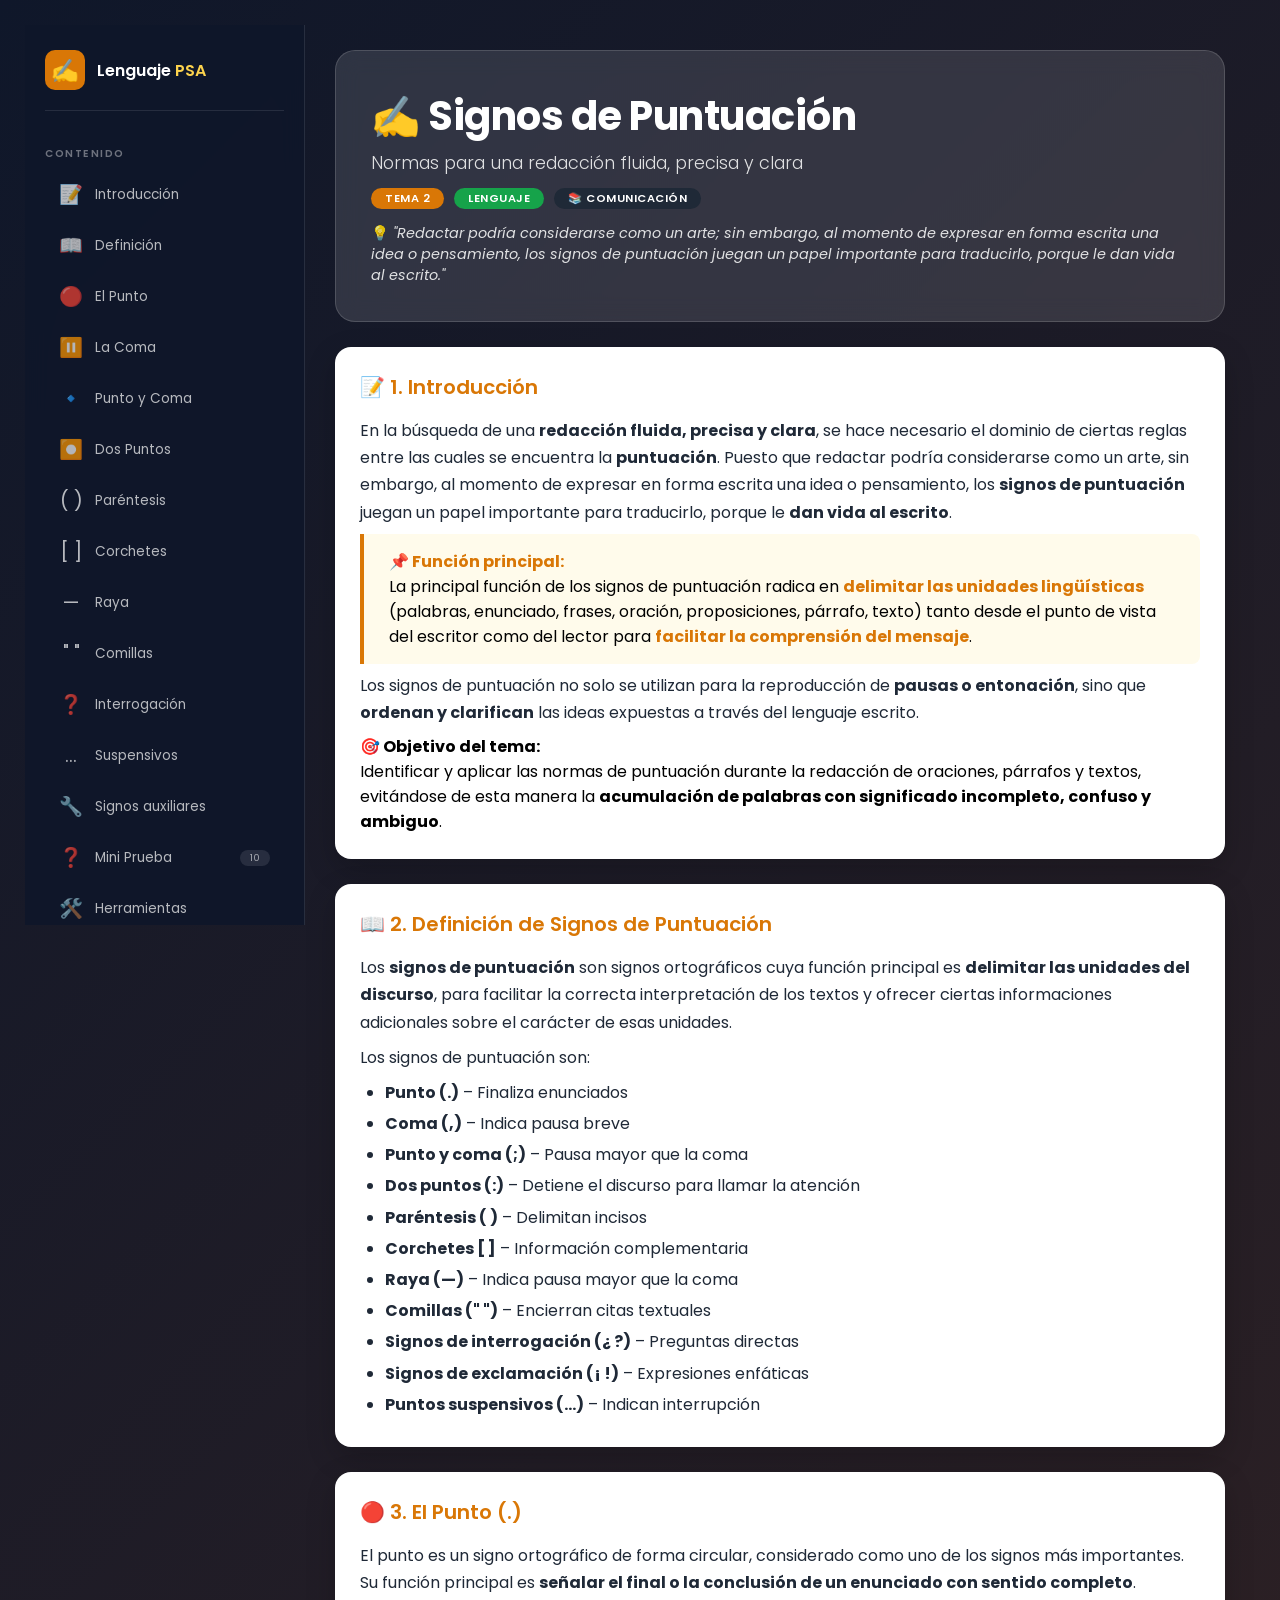
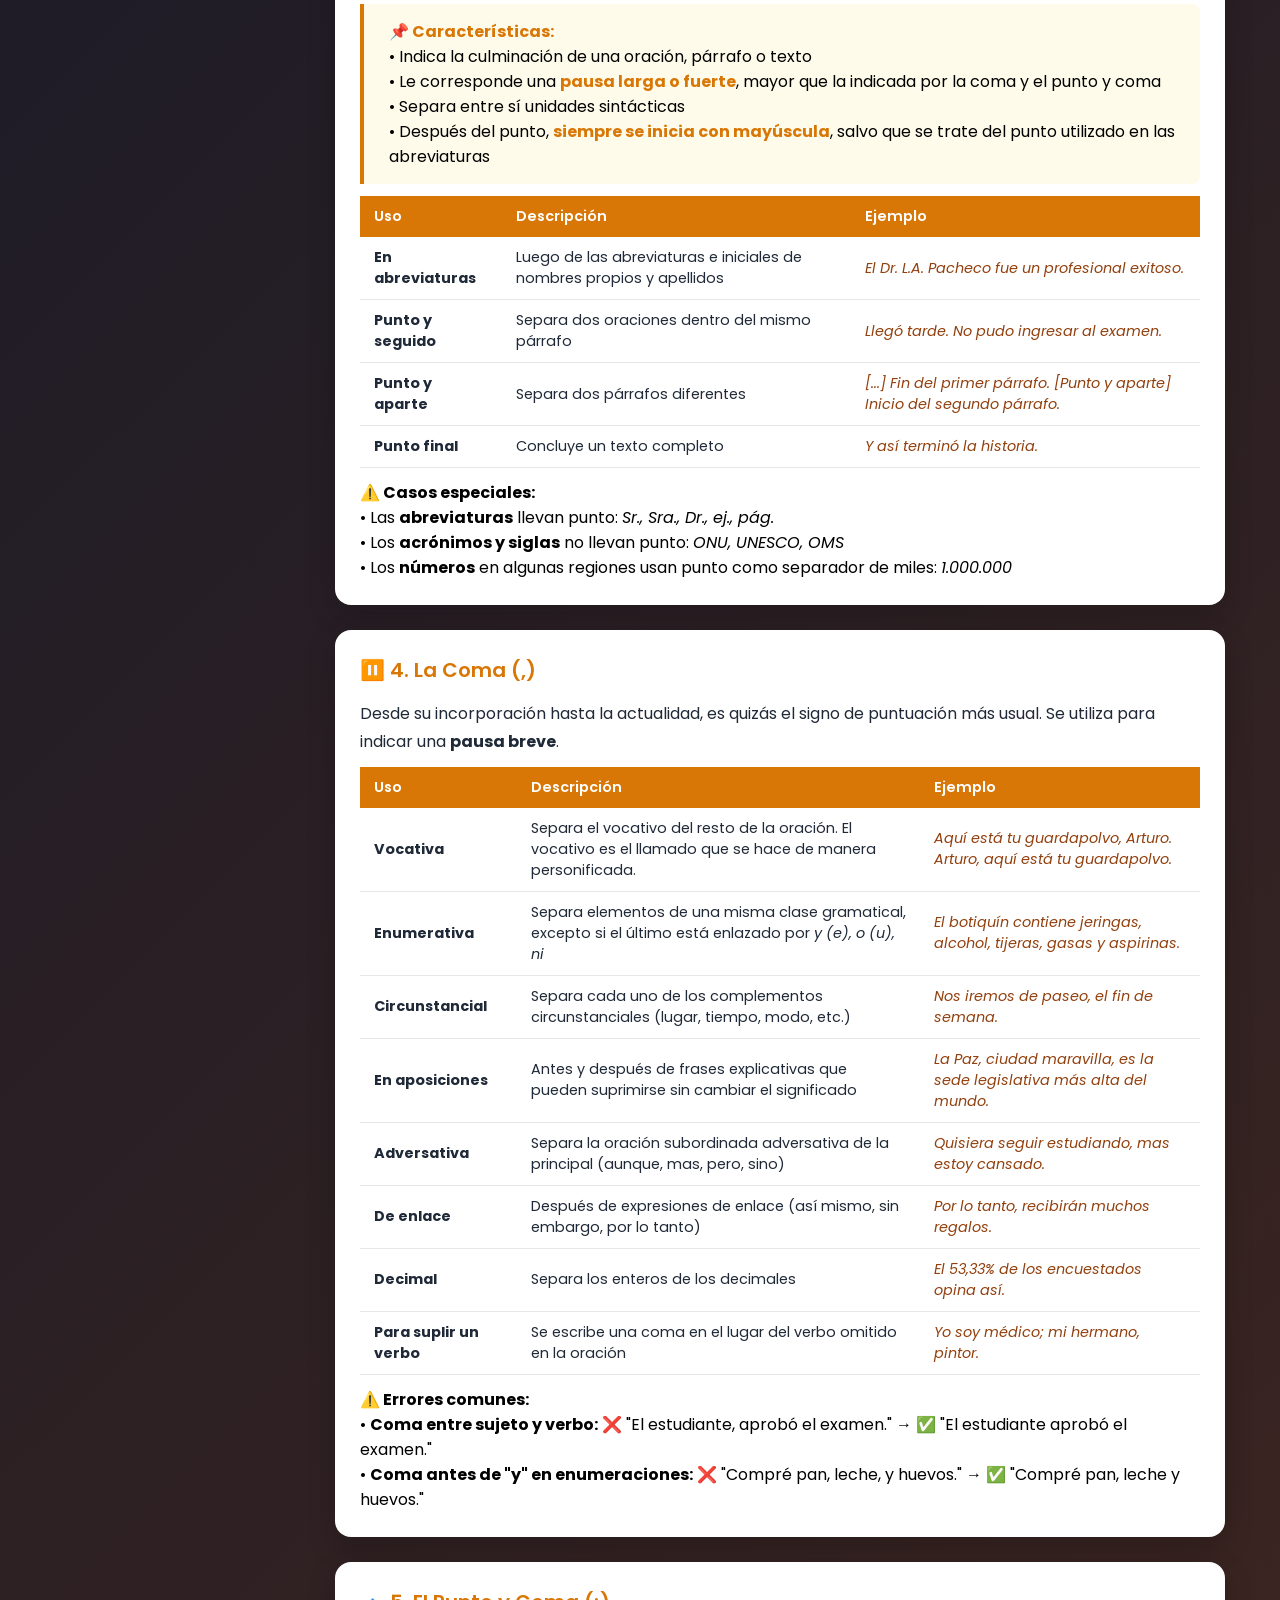
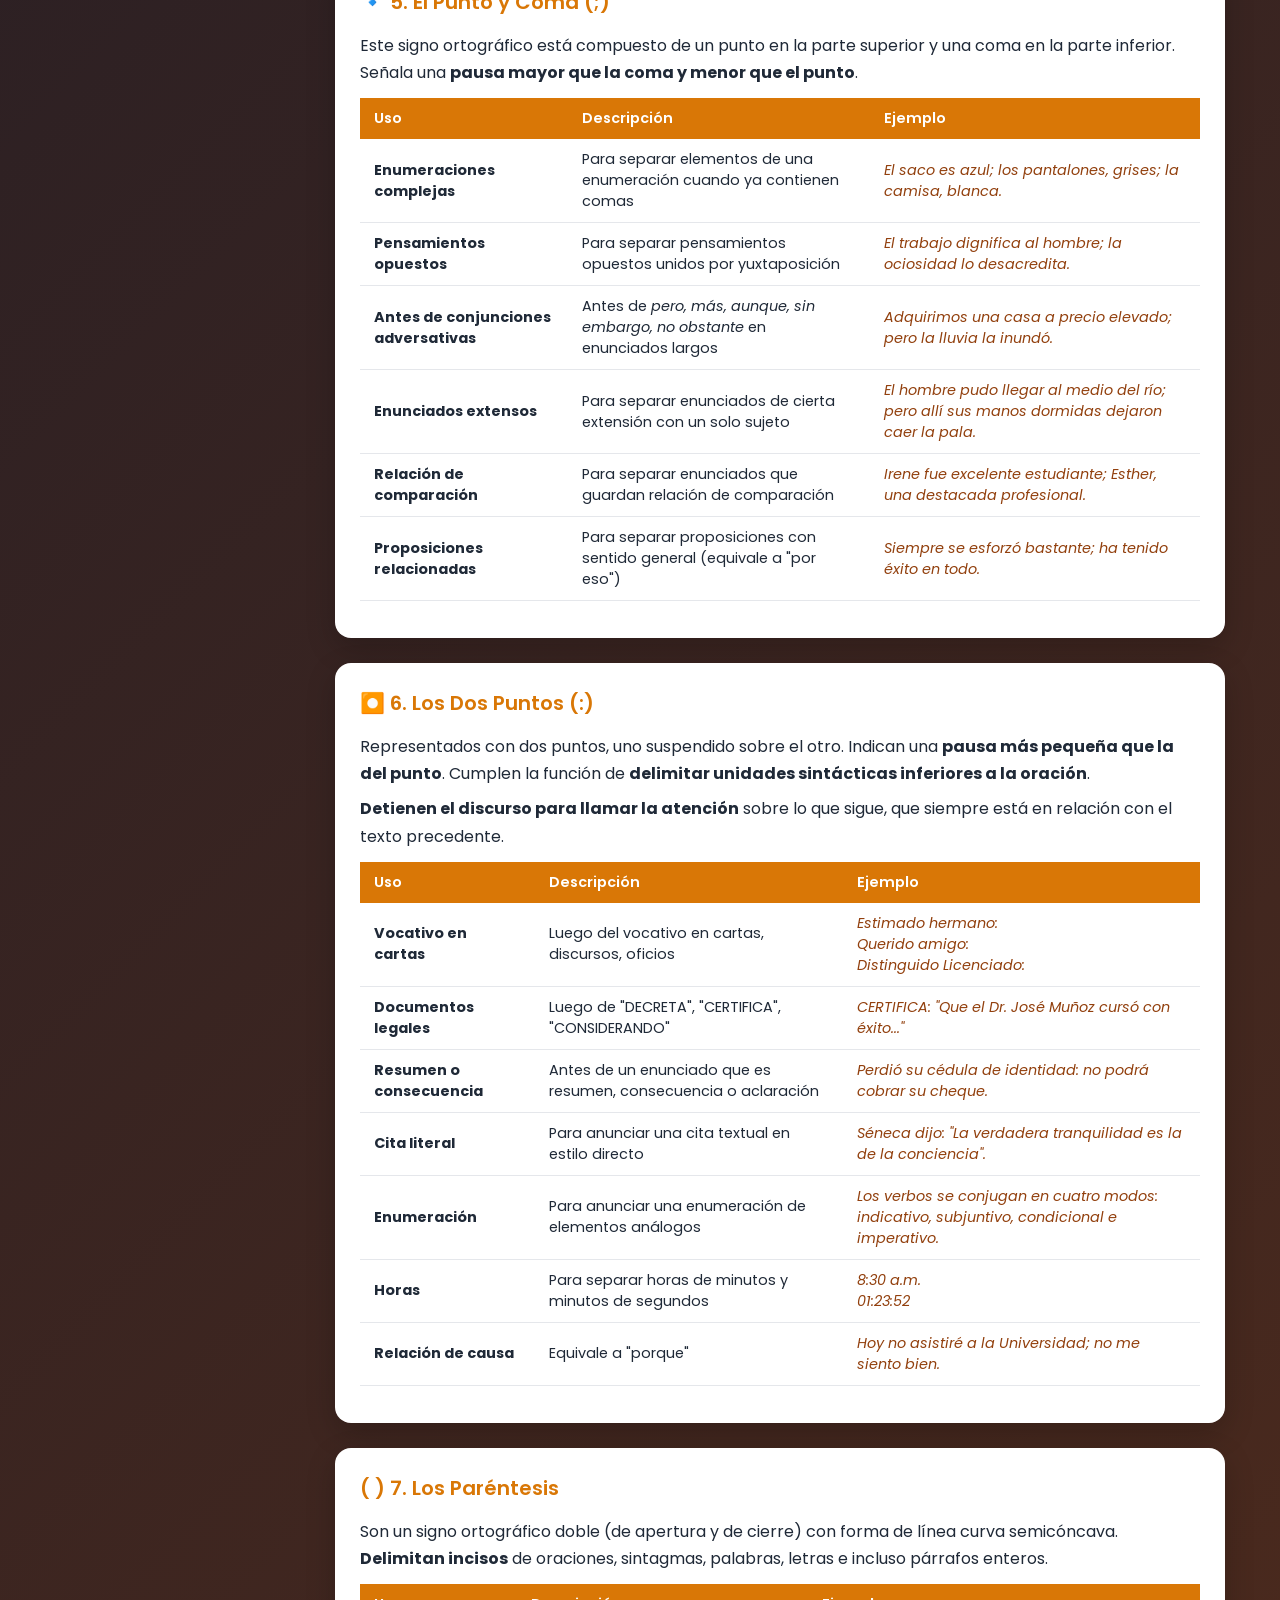
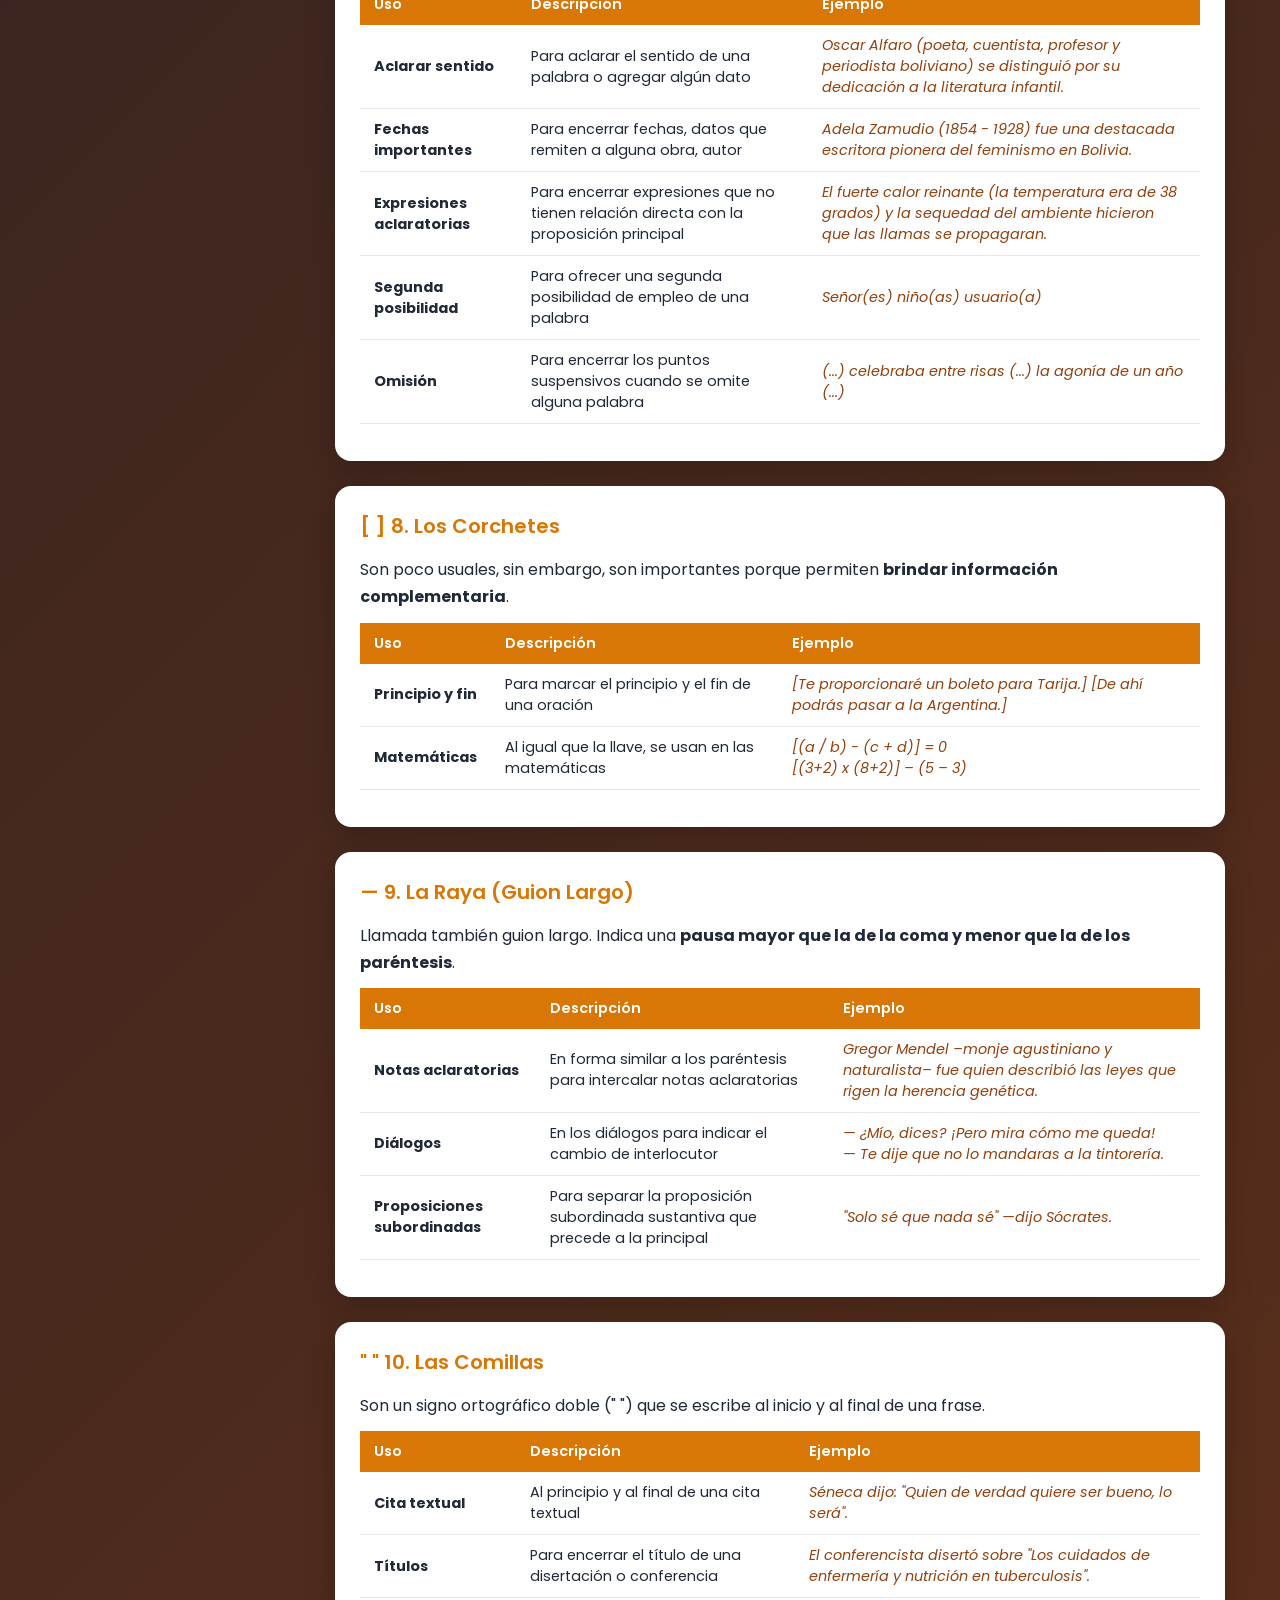
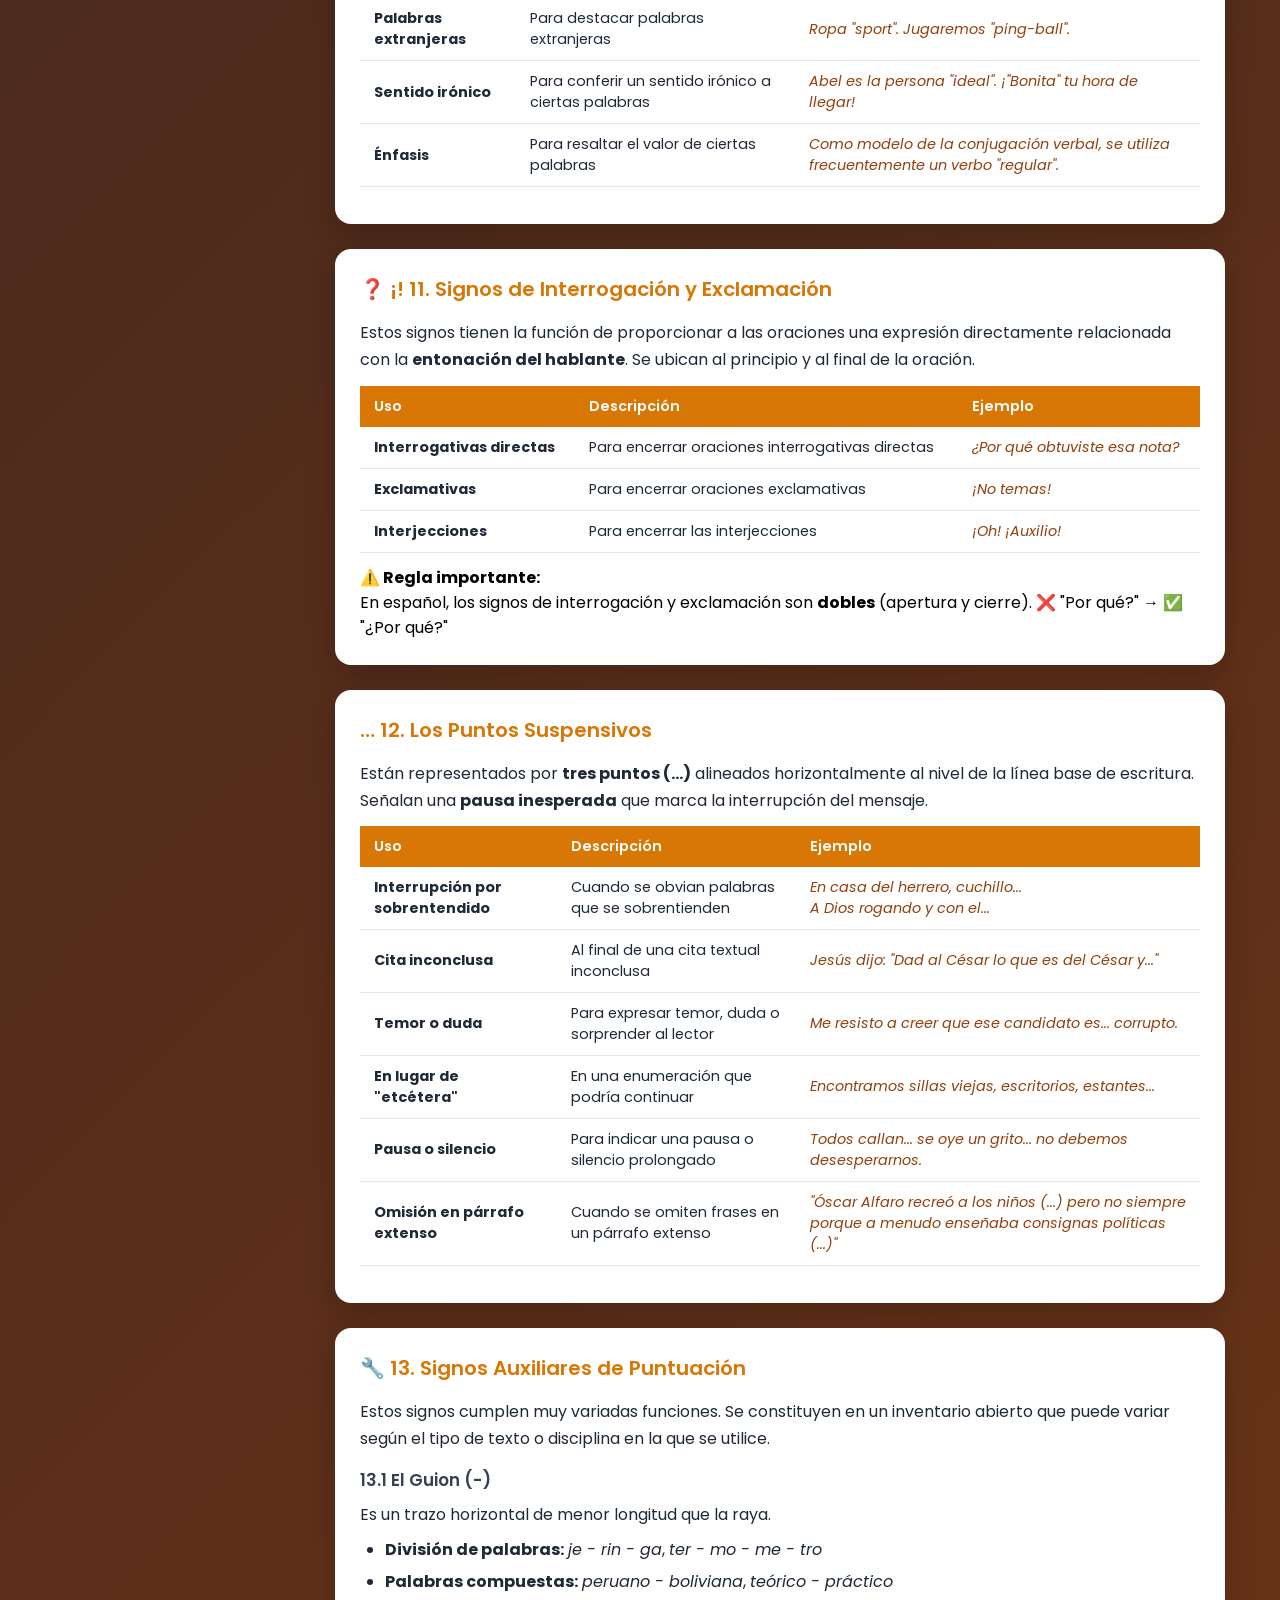
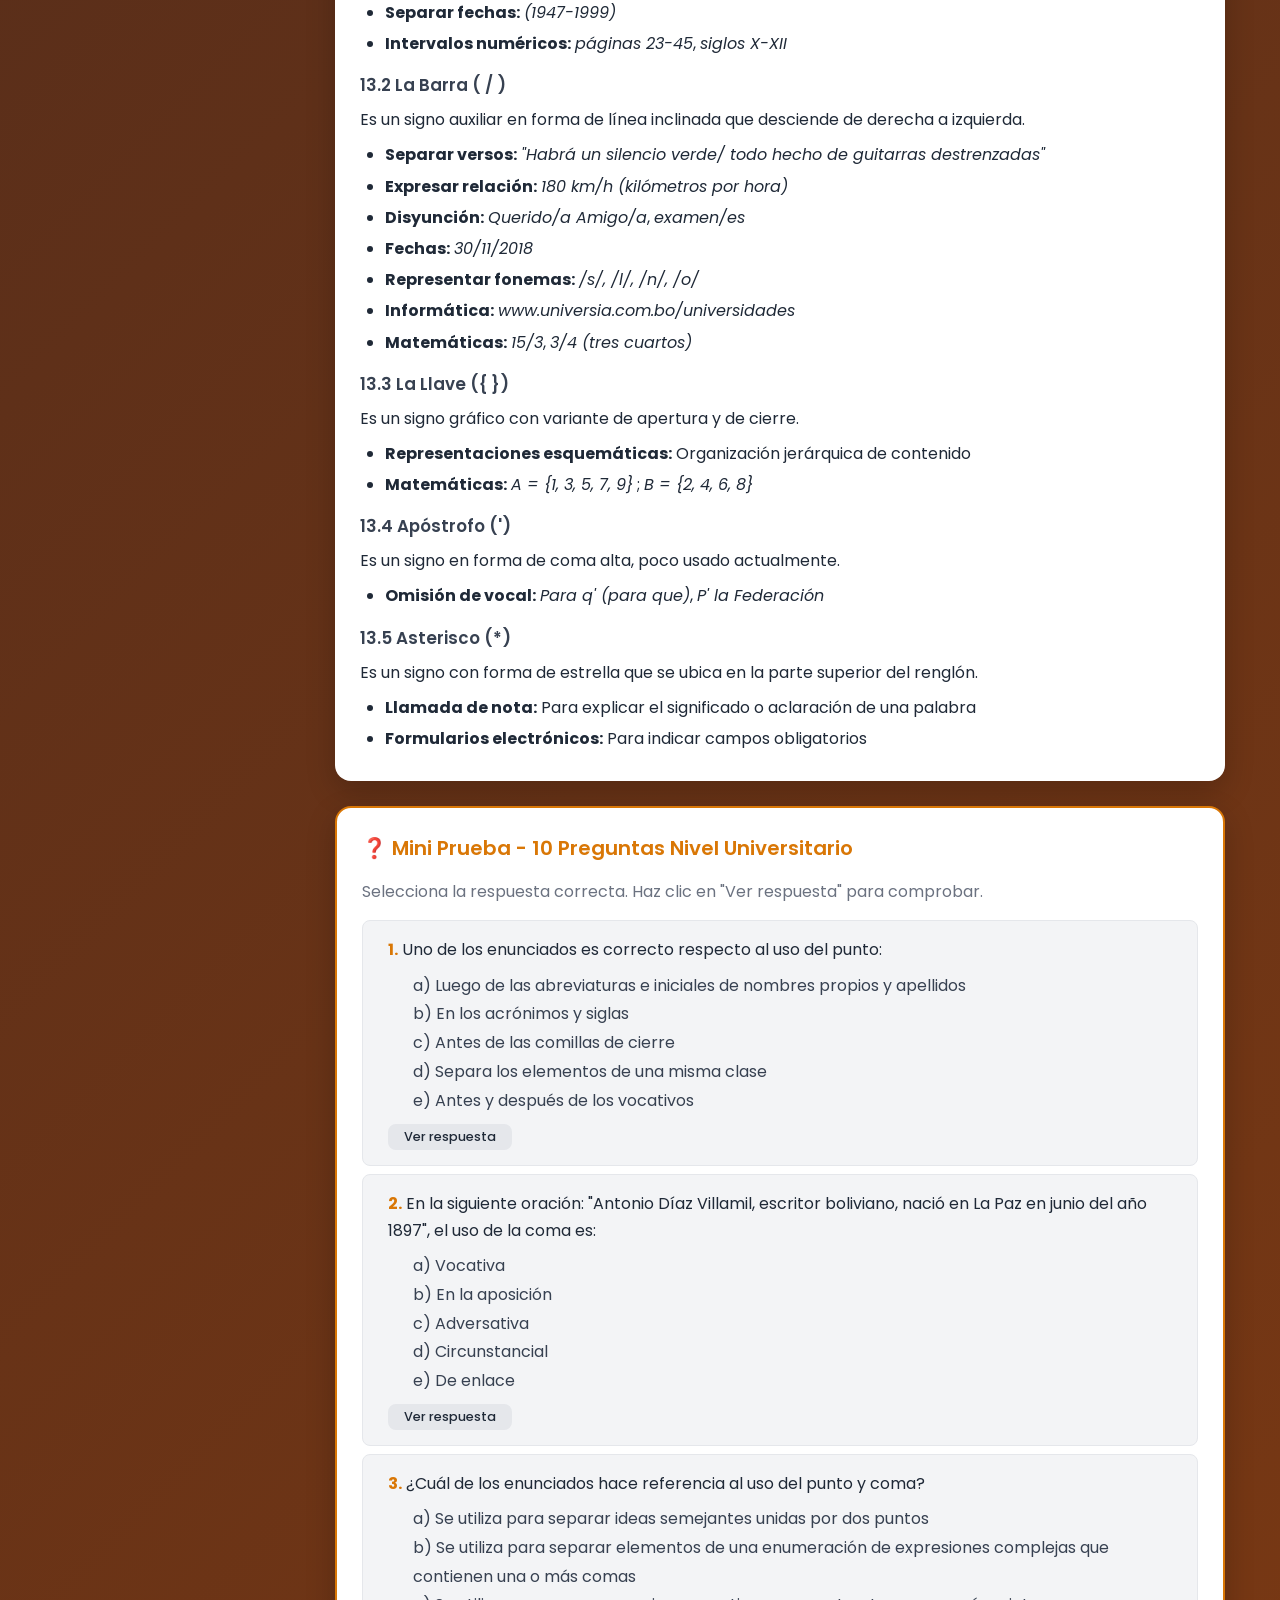
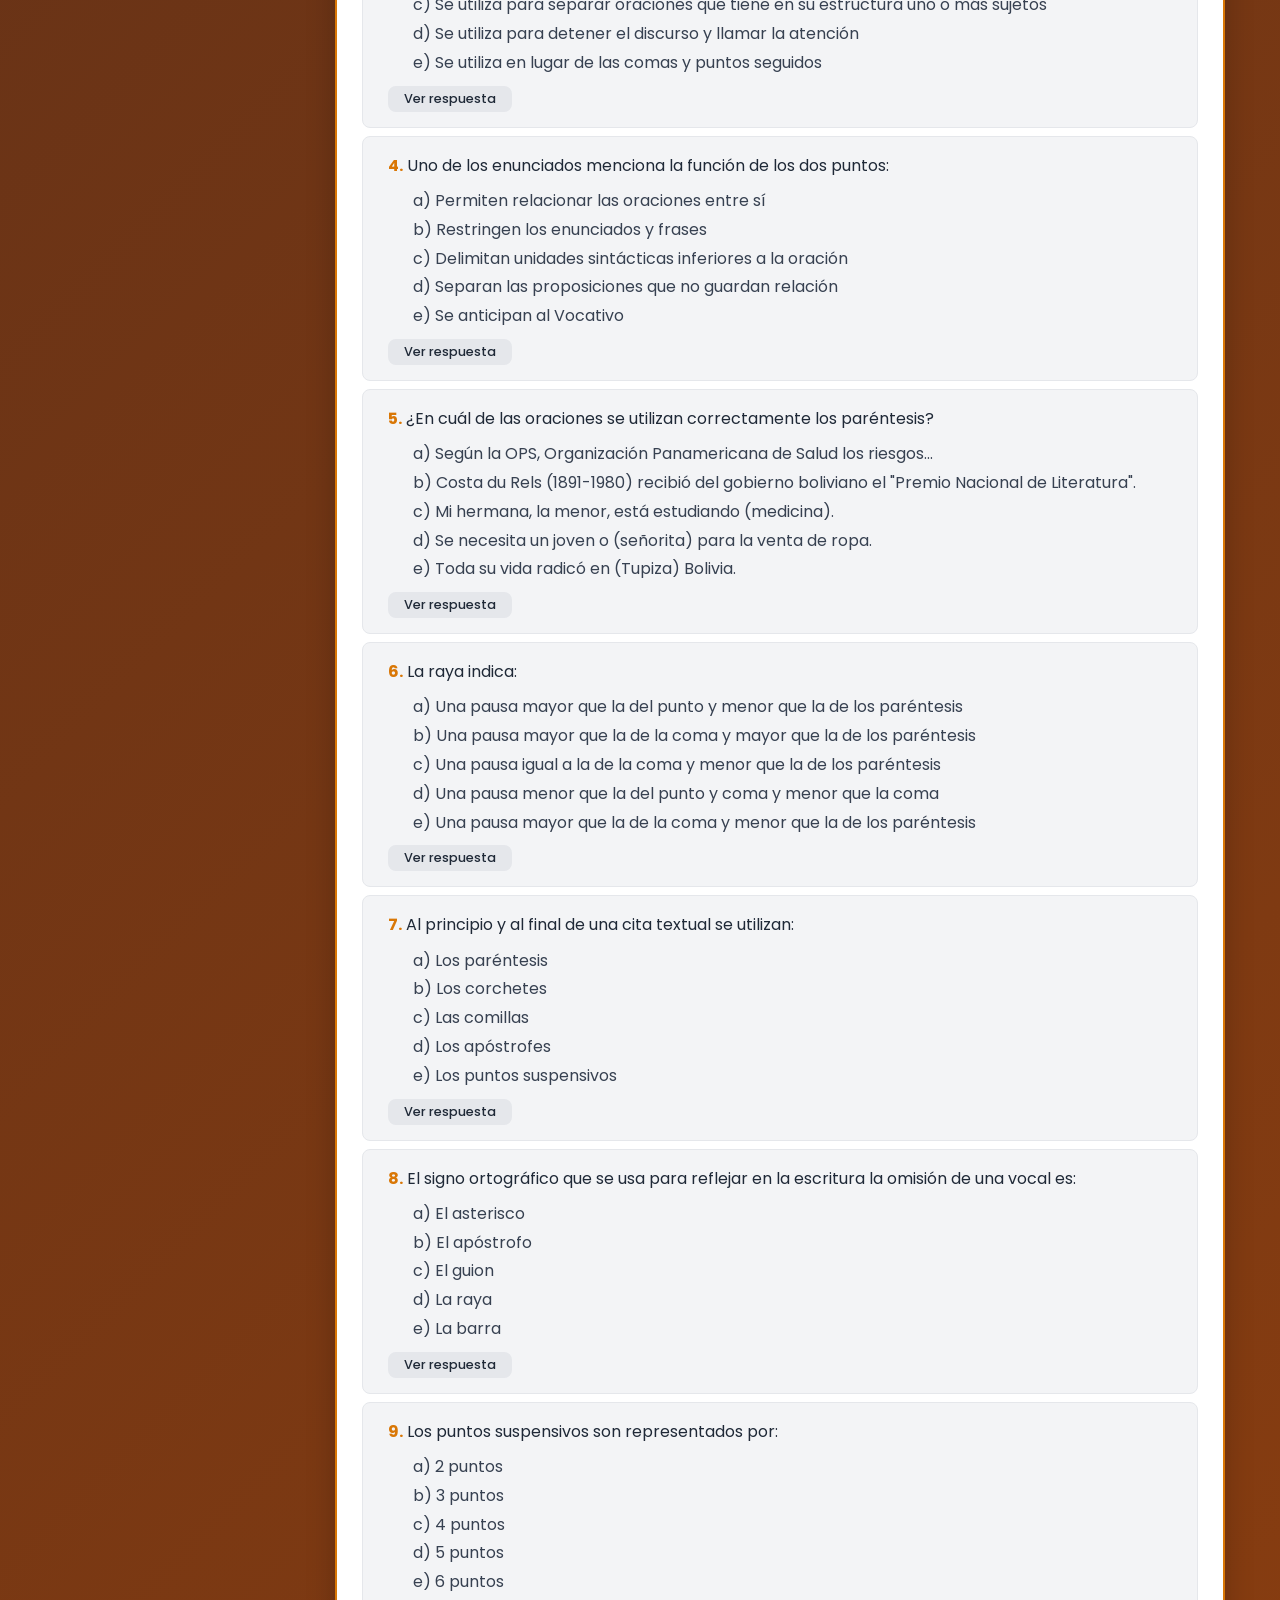
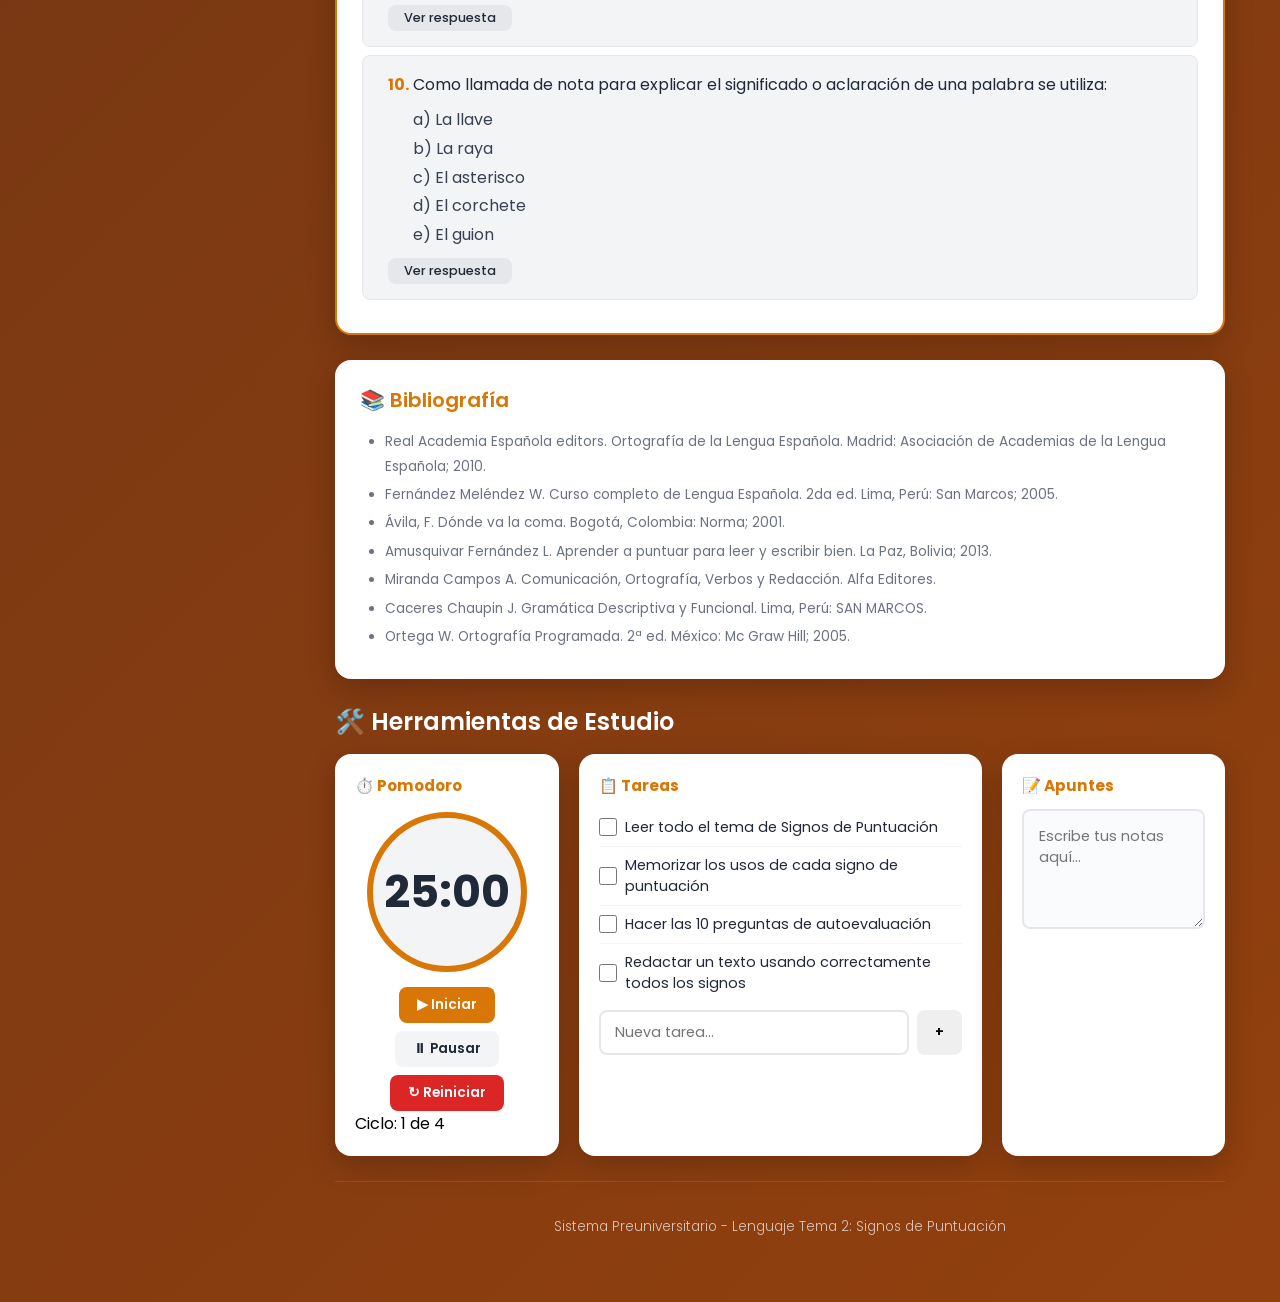
<file: temas pa estudiar/LenguajeTema2.html>
<!DOCTYPE html>
<html lang="es">
<head>
    <meta charset="UTF-8">
    <meta name="viewport" content="width=device-width, initial-scale=1.0">
    <title>Lenguaje - Signos de Puntuación | Sistema Preuniversitario</title>
    
    <!-- ===== CSS BASE REUTILIZADO ===== -->
    <link rel="stylesheet" href="tema-base.css">
    
    <link href="https://fonts.googleapis.com/css2?family=Poppins:wght@300;400;600;700;800&display=swap" rel="stylesheet">
    
    <style>
        /* ===== SOBRESCRITURA DE VARIABLES PARA LENGUAJE ===== */
        :root {
            --primary: #d97706;
            --primary-dark: #92400e;
            --primary-light: #fcd34d;
            --primary-bg: #fffbeb;
        }

        /* ===== SOBRESCRITURA DEL FONDO ===== */
        body {
            background: linear-gradient(135deg, #0f172a, #92400e);
        }

        /* ===== SIDEBAR ===== */
        .sidebar {
            width: var(--sidebar-width, 280px);
            height: 100vh;
            position: sticky;
            top: 0;
            background: rgba(15, 23, 42, 0.95);
            backdrop-filter: blur(12px);
            -webkit-backdrop-filter: blur(12px);
            border-right: 1px solid rgba(255, 255, 255, 0.1);
            padding: 25px 20px;
            overflow-y: auto;
            flex-shrink: 0;
            display: flex;
            flex-direction: column;
            z-index: 100;
        }

        .sidebar-brand {
            display: flex;
            align-items: center;
            gap: 12px;
            padding-bottom: 20px;
            border-bottom: 1px solid rgba(255, 255, 255, 0.1);
            margin-bottom: 20px;
        }

        .sidebar-brand .logo {
            width: 40px;
            height: 40px;
            background: var(--primary);
            border-radius: 10px;
            display: flex;
            align-items: center;
            justify-content: center;
            font-size: 1.4rem;
            color: white;
            font-weight: 700;
        }

        .sidebar-brand h2 {
            color: white;
            font-size: 1rem;
            font-weight: 600;
        }

        .sidebar-brand span {
            color: var(--primary-light);
        }

        .sidebar-nav {
            flex: 1;
        }

        .sidebar-nav .nav-label {
            color: rgba(255, 255, 255, 0.4);
            font-size: 0.65rem;
            text-transform: uppercase;
            letter-spacing: 1.5px;
            font-weight: 600;
            padding: 15px 0 8px 0;
        }

        .sidebar-nav a {
            display: flex;
            align-items: center;
            gap: 12px;
            padding: 10px 14px;
            color: rgba(255, 255, 255, 0.7);
            text-decoration: none;
            border-radius: 10px;
            transition: all 0.3s ease;
            font-size: 0.85rem;
            font-weight: 400;
            margin-bottom: 2px;
            position: relative;
        }

        .sidebar-nav a:hover {
            background: rgba(255, 255, 255, 0.08);
            color: white;
        }

        .sidebar-nav a.active {
            background: rgba(217, 119, 6, 0.25);
            color: white;
            font-weight: 500;
        }

        .sidebar-nav a.active::before {
            content: '';
            position: absolute;
            left: 0;
            top: 10%;
            height: 80%;
            width: 3px;
            background: var(--primary-light);
            border-radius: 0 3px 3px 0;
        }

        .sidebar-nav a .icon {
            font-size: 1.2rem;
            width: 24px;
            text-align: center;
        }

        .sidebar-nav a .badge-nav {
            margin-left: auto;
            background: rgba(255, 255, 255, 0.1);
            padding: 1px 10px;
            border-radius: 12px;
            font-size: 0.6rem;
            color: rgba(255, 255, 255, 0.6);
        }

        .sidebar-footer {
            padding-top: 20px;
            border-top: 1px solid rgba(255, 255, 255, 0.08);
            font-size: 0.7rem;
            color: rgba(255, 255, 255, 0.3);
            text-align: center;
        }

        /* ===== CONTENIDO PRINCIPAL ===== */
        .main-content {
            flex: 1;
            padding: 25px 30px;
            max-width: calc(100% - var(--sidebar-width, 280px));
            overflow-x: hidden;
        }

        body {
            display: flex;
        }

        .contenedor-tema {
            max-width: 1000px;
            margin: 0 auto;
        }

        /* ===== BADGES ===== */
        .badge-success {
            background: var(--success);
        }

        .badge-dark {
            background: #1f2937;
        }

        /* ===== COMPONENTES PARA LENGUAJE ===== */
        .grid-2col {
            display: grid;
            grid-template-columns: 1fr 1fr;
            gap: 15px;
            margin: 10px 0;
        }

        .grid-2col .col {
            background: var(--gray-bg);
            padding: 15px 18px;
            border-radius: 10px;
            border-left: 3px solid var(--primary);
        }

        .grid-2col .col h4 {
            color: var(--primary);
            margin-top: 0;
        }

        .tabla-signos {
            width: 100%;
            border-collapse: collapse;
            margin: 12px 0;
            font-size: 0.9rem;
        }

        .tabla-signos th {
            background: var(--primary);
            color: white;
            padding: 10px 14px;
            text-align: left;
            font-weight: 600;
        }

        .tabla-signos td {
            padding: 10px 14px;
            border-bottom: 1px solid var(--gray-light);
            color: var(--text-dark);
        }

        .tabla-signos tr:hover td {
            background: var(--gray-bg);
        }

        .tabla-signos .ejemplo-texto {
            color: var(--primary-dark);
            font-style: italic;
        }

        .lista-signos {
            list-style: none;
            padding: 0;
        }

        .lista-signos li {
            padding: 8px 0;
            border-bottom: 1px solid var(--gray-bg);
            display: flex;
            align-items: flex-start;
            gap: 10px;
            color: var(--text-dark);
            line-height: 1.6;
        }

        .lista-signos li::before {
            content: "◆";
            color: var(--primary);
            font-weight: bold;
            flex-shrink: 0;
        }

        .lista-signos li:last-child {
            border-bottom: none;
        }

        .ejemplo-cita {
            background: #fef3c7;
            padding: 10px 16px;
            border-radius: 8px;
            border-left: 4px solid var(--primary);
            margin: 8px 0;
            font-style: italic;
        }

        .ejemplo-cita strong {
            color: var(--primary-dark);
            font-style: normal;
        }

        .signo-destacado {
            display: inline-block;
            background: var(--primary-bg);
            padding: 2px 12px;
            border-radius: 4px;
            font-weight: 700;
            color: var(--primary-dark);
            font-size: 1.2rem;
        }

        /* ===== HERRAMIENTAS ===== */
        .herramientas-grid {
            display: grid;
            grid-template-columns: 1fr 1fr 1fr;
            gap: 20px;
            margin-top: 10px;
        }

        .herramienta-card {
            background: var(--bg-white);
            border-radius: var(--radius-lg);
            padding: 20px;
            box-shadow: var(--shadow-lg);
        }

        .herramienta-card h3 {
            color: var(--primary);
            font-size: 0.95rem;
            margin-bottom: 12px;
            display: flex;
            align-items: center;
            gap: 8px;
        }

        /* ===== RESPONSIVE ===== */
        @media (max-width: 1024px) {
            :root {
                --sidebar-width: 240px;
            }
            .herramientas-grid {
                grid-template-columns: 1fr 1fr;
            }
        }

        @media (max-width: 768px) {
            :root {
                --sidebar-width: 100%;
            }

            body {
                flex-direction: column;
                padding: 0;
            }

            .sidebar {
                width: 100%;
                height: auto;
                position: relative;
                padding: 12px 15px;
                border-right: none;
                border-bottom: 1px solid rgba(255, 255, 255, 0.1);
                flex-direction: row;
                flex-wrap: wrap;
                align-items: center;
            }

            .sidebar-brand {
                padding-bottom: 0;
                border-bottom: none;
                margin-bottom: 0;
                flex: 0 0 auto;
            }

            .sidebar-brand .logo {
                width: 32px;
                height: 32px;
                font-size: 1rem;
            }

            .sidebar-brand h2 {
                font-size: 0.8rem;
            }

            .sidebar-nav {
                display: flex;
                flex-wrap: wrap;
                gap: 3px;
                flex: 1;
                padding: 0 8px;
            }

            .sidebar-nav .nav-label {
                display: none;
            }

            .sidebar-nav a {
                padding: 4px 10px;
                font-size: 0.65rem;
                gap: 3px;
                border-radius: 6px;
            }

            .sidebar-nav a .icon {
                font-size: 0.8rem;
                width: 16px;
            }

            .sidebar-nav a .badge-nav {
                display: none;
            }

            .sidebar-nav a.active::before {
                display: none;
            }

            .sidebar-footer {
                display: none;
            }

            .main-content {
                max-width: 100%;
                padding: 12px 15px;
                flex: 1;
            }

            .grid-2col {
                grid-template-columns: 1fr;
                gap: 10px;
            }

            .tabla-signos {
                display: block;
                overflow-x: auto;
                font-size: 0.8rem;
            }

            .tabla-signos th,
            .tabla-signos td {
                padding: 8px 10px;
                min-width: 80px;
            }

            .herramientas-grid {
                grid-template-columns: 1fr;
                gap: 15px;
            }
        }

        @media (max-width: 480px) {
            .sidebar-nav a {
                font-size: 0.55rem;
                padding: 3px 7px;
            }

            .sidebar-nav a .icon {
                font-size: 0.7rem;
                width: 14px;
            }
        }
    </style>
</head>
<body>
    <!-- ===== SIDEBAR ===== -->
    <aside class="sidebar" role="navigation" aria-label="Navegación principal">
        <div class="sidebar-brand">
            <div class="logo">✍️</div>
            <h2>Lenguaje <span>PSA</span></h2>
        </div>

        <nav class="sidebar-nav">
            <div class="nav-label">Contenido</div>
            <a href="#introduccion" class="active">
                <span class="icon">📝</span> Introducción
            </a>
            <a href="#definicion">
                <span class="icon">📖</span> Definición
            </a>
            <a href="#punto">
                <span class="icon">🔴</span> El Punto
            </a>
            <a href="#coma">
                <span class="icon">⏸️</span> La Coma
            </a>
            <a href="#puntoycoma">
                <span class="icon">🔹</span> Punto y Coma
            </a>
            <a href="#dospuntos">
                <span class="icon">⏺️</span> Dos Puntos
            </a>
            <a href="#parentesis">
                <span class="icon">( )</span> Paréntesis
            </a>
            <a href="#corchetes">
                <span class="icon">[ ]</span> Corchetes
            </a>
            <a href="#raya">
                <span class="icon">—</span> Raya
            </a>
            <a href="#comillas">
                <span class="icon">" "</span> Comillas
            </a>
            <a href="#interrogacion">
                <span class="icon">❓</span> Interrogación
            </a>
            <a href="#suspensivos">
                <span class="icon">…</span> Suspensivos
            </a>
            <a href="#auxiliares">
                <span class="icon">🔧</span> Signos auxiliares
            </a>
            <a href="#prueba">
                <span class="icon">❓</span> Mini Prueba
                <span class="badge-nav">10</span>
            </a>
            <a href="#herramientas">
                <span class="icon">🛠️</span> Herramientas
            </a>
        </nav>

        <div class="sidebar-footer">
            Sistema Preuniversitario
        </div>
    </aside>

    <!-- ===== CONTENIDO PRINCIPAL ===== -->
    <main class="main-content">
        <div class="contenedor-tema">

            <!-- ===== HEADER ===== -->
            <header class="tema-header" id="introduccion">
                <h1>✍️ Signos de Puntuación</h1>
                <p>Normas para una redacción fluida, precisa y clara</p>
                <div style="margin-top: 12px; display: flex; flex-wrap: wrap; gap: 10px;">
                    <span class="badge">Tema 2</span>
                    <span class="badge badge-success">Lenguaje</span>
                    <span class="badge badge-dark">📚 Comunicación</span>
                </div>
                <div style="margin-top: 14px; font-size: 0.9rem; opacity: 0.85;">
                    💡 <em>"Redactar podría considerarse como un arte; sin embargo, al momento de expresar en forma escrita una idea o pensamiento, los signos de puntuación juegan un papel importante para traducirlo, porque le dan vida al escrito."</em>
                </div>
            </header>

            <!-- ============================================================ -->
            <!-- 1. INTRODUCCIÓN                                               -->
            <!-- ============================================================ -->
            <section class="card">
                <h2>📝 1. Introducción</h2>
                
                <p>En la búsqueda de una <strong>redacción fluida, precisa y clara</strong>, se hace necesario el dominio de ciertas reglas entre las cuales se encuentra la <strong>puntuación</strong>. Puesto que redactar podría considerarse como un arte, sin embargo, al momento de expresar en forma escrita una idea o pensamiento, los <strong>signos de puntuación</strong> juegan un papel importante para traducirlo, porque le <strong>dan vida al escrito</strong>.</p>
                
                <div class="concepto-clave">
                    <strong>📌 Función principal:</strong>
                    <br>La principal función de los signos de puntuación radica en <strong>delimitar las unidades lingüísticas</strong> (palabras, enunciado, frases, oración, proposiciones, párrafo, texto) tanto desde el punto de vista del escritor como del lector para <strong>facilitar la comprensión del mensaje</strong>.
                </div>
                
                <p>Los signos de puntuación no solo se utilizan para la reproducción de <strong>pausas o entonación</strong>, sino que <strong>ordenan y clarifican</strong> las ideas expuestas a través del lenguaje escrito.</p>
                
                <div class="cuadro-resumen">
                    <strong>🎯 Objetivo del tema:</strong>
                    <br>Identificar y aplicar las normas de puntuación durante la redacción de oraciones, párrafos y textos, evitándose de esta manera la <strong>acumulación de palabras con significado incompleto, confuso y ambiguo</strong>.
                </div>
            </section>

            <!-- ============================================================ -->
            <!-- 2. DEFINICIÓN                                                -->
            <!-- ============================================================ -->
            <section class="card" id="definicion">
                <h2>📖 2. Definición de Signos de Puntuación</h2>
                
                <p>Los <strong>signos de puntuación</strong> son signos ortográficos cuya función principal es <strong>delimitar las unidades del discurso</strong>, para facilitar la correcta interpretación de los textos y ofrecer ciertas informaciones adicionales sobre el carácter de esas unidades.</p>
                
                <p>Los signos de puntuación son:</p>
                <ul>
                    <li><strong>Punto (.)</strong> – Finaliza enunciados</li>
                    <li><strong>Coma (,)</strong> – Indica pausa breve</li>
                    <li><strong>Punto y coma (;)</strong> – Pausa mayor que la coma</li>
                    <li><strong>Dos puntos (:)</strong> – Detiene el discurso para llamar la atención</li>
                    <li><strong>Paréntesis ( )</strong> – Delimitan incisos</li>
                    <li><strong>Corchetes [ ]</strong> – Información complementaria</li>
                    <li><strong>Raya (—)</strong> – Indica pausa mayor que la coma</li>
                    <li><strong>Comillas (" ")</strong> – Encierran citas textuales</li>
                    <li><strong>Signos de interrogación (¿ ?)</strong> – Preguntas directas</li>
                    <li><strong>Signos de exclamación (¡ !)</strong> – Expresiones enfáticas</li>
                    <li><strong>Puntos suspensivos (...)</strong> – Indican interrupción</li>
                </ul>
            </section>

            <!-- ============================================================ -->
            <!-- 3. EL PUNTO                                                  -->
            <!-- ============================================================ -->
            <section class="card" id="punto">
                <h2>🔴 3. El Punto (.)</h2>
                
                <p>El punto es un signo ortográfico de forma circular, considerado como uno de los signos más importantes. Su función principal es <strong>señalar el final o la conclusión de un enunciado con sentido completo</strong>.</p>
                
                <div class="concepto-clave">
                    <strong>📌 Características:</strong>
                    <br>• Indica la culminación de una oración, párrafo o texto
                    <br>• Le corresponde una <strong>pausa larga o fuerte</strong>, mayor que la indicada por la coma y el punto y coma
                    <br>• Separa entre sí unidades sintácticas
                    <br>• Después del punto, <strong>siempre se inicia con mayúscula</strong>, salvo que se trate del punto utilizado en las abreviaturas
                </div>
                
                <table class="tabla-signos">
                    <thead>
                        <tr>
                            <th>Uso</th>
                            <th>Descripción</th>
                            <th>Ejemplo</th>
                        </tr>
                    </thead>
                    <tbody>
                        <tr>
                            <td><strong>En abreviaturas</strong></td>
                            <td>Luego de las abreviaturas e iniciales de nombres propios y apellidos</td>
                            <td class="ejemplo-texto">El Dr. L.A. Pacheco fue un profesional exitoso.</td>
                        </tr>
                        <tr>
                            <td><strong>Punto y seguido</strong></td>
                            <td>Separa dos oraciones dentro del mismo párrafo</td>
                            <td class="ejemplo-texto">Llegó tarde. No pudo ingresar al examen.</td>
                        </tr>
                        <tr>
                            <td><strong>Punto y aparte</strong></td>
                            <td>Separa dos párrafos diferentes</td>
                            <td class="ejemplo-texto">[...] Fin del primer párrafo. [Punto y aparte] Inicio del segundo párrafo.</td>
                        </tr>
                        <tr>
                            <td><strong>Punto final</strong></td>
                            <td>Concluye un texto completo</td>
                            <td class="ejemplo-texto">Y así terminó la historia.</td>
                        </tr>
                    </tbody>
                </table>
                
                <div class="ejemplo">
                    <strong>⚠️ Casos especiales:</strong>
                    <br>• Las <strong>abreviaturas</strong> llevan punto: <em>Sr., Sra., Dr., ej., pág.</em>
                    <br>• Los <strong>acrónimos y siglas</strong> no llevan punto: <em>ONU, UNESCO, OMS</em>
                    <br>• Los <strong>números</strong> en algunas regiones usan punto como separador de miles: <em>1.000.000</em>
                </div>
            </section>

            <!-- ============================================================ -->
            <!-- 4. LA COMA                                                   -->
            <!-- ============================================================ -->
            <section class="card" id="coma">
                <h2>⏸️ 4. La Coma (,)</h2>
                
                <p>Desde su incorporación hasta la actualidad, es quizás el signo de puntuación más usual. Se utiliza para indicar una <strong>pausa breve</strong>.</p>
                
                <table class="tabla-signos">
                    <thead>
                        <tr>
                            <th>Uso</th>
                            <th>Descripción</th>
                            <th>Ejemplo</th>
                        </tr>
                    </thead>
                    <tbody>
                        <tr>
                            <td><strong>Vocativa</strong></td>
                            <td>Separa el vocativo del resto de la oración. El vocativo es el llamado que se hace de manera personificada.</td>
                            <td class="ejemplo-texto">Aquí está tu guardapolvo, Arturo.<br>Arturo, aquí está tu guardapolvo.</td>
                        </tr>
                        <tr>
                            <td><strong>Enumerativa</strong></td>
                            <td>Separa elementos de una misma clase gramatical, excepto si el último está enlazado por <em>y (e), o (u), ni</em></td>
                            <td class="ejemplo-texto">El botiquín contiene jeringas, alcohol, tijeras, gasas y aspirinas.</td>
                        </tr>
                        <tr>
                            <td><strong>Circunstancial</strong></td>
                            <td>Separa cada uno de los complementos circunstanciales (lugar, tiempo, modo, etc.)</td>
                            <td class="ejemplo-texto">Nos iremos de paseo, el fin de semana.</td>
                        </tr>
                        <tr>
                            <td><strong>En aposiciones</strong></td>
                            <td>Antes y después de frases explicativas que pueden suprimirse sin cambiar el significado</td>
                            <td class="ejemplo-texto">La Paz, ciudad maravilla, es la sede legislativa más alta del mundo.</td>
                        </tr>
                        <tr>
                            <td><strong>Adversativa</strong></td>
                            <td>Separa la oración subordinada adversativa de la principal (aunque, mas, pero, sino)</td>
                            <td class="ejemplo-texto">Quisiera seguir estudiando, mas estoy cansado.</td>
                        </tr>
                        <tr>
                            <td><strong>De enlace</strong></td>
                            <td>Después de expresiones de enlace (así mismo, sin embargo, por lo tanto)</td>
                            <td class="ejemplo-texto">Por lo tanto, recibirán muchos regalos.</td>
                        </tr>
                        <tr>
                            <td><strong>Decimal</strong></td>
                            <td>Separa los enteros de los decimales</td>
                            <td class="ejemplo-texto">El 53,33% de los encuestados opina así.</td>
                        </tr>
                        <tr>
                            <td><strong>Para suplir un verbo</strong></td>
                            <td>Se escribe una coma en el lugar del verbo omitido en la oración</td>
                            <td class="ejemplo-texto">Yo soy médico; mi hermano, pintor.</td>
                        </tr>
                    </tbody>
                </table>
                
                <div class="ejemplo">
                    <strong>⚠️ Errores comunes:</strong>
                    <br>• <strong>Coma entre sujeto y verbo:</strong> ❌ "El estudiante, aprobó el examen." → ✅ "El estudiante aprobó el examen."
                    <br>• <strong>Coma antes de "y" en enumeraciones:</strong> ❌ "Compré pan, leche, y huevos." → ✅ "Compré pan, leche y huevos."
                </div>
            </section>

            <!-- ============================================================ -->
            <!-- 5. PUNTO Y COMA                                              -->
            <!-- ============================================================ -->
            <section class="card" id="puntoycoma">
                <h2>🔹 5. El Punto y Coma (;)</h2>
                
                <p>Este signo ortográfico está compuesto de un punto en la parte superior y una coma en la parte inferior. Señala una <strong>pausa mayor que la coma y menor que el punto</strong>.</p>
                
                <table class="tabla-signos">
                    <thead>
                        <tr>
                            <th>Uso</th>
                            <th>Descripción</th>
                            <th>Ejemplo</th>
                        </tr>
                    </thead>
                    <tbody>
                        <tr>
                            <td><strong>Enumeraciones complejas</strong></td>
                            <td>Para separar elementos de una enumeración cuando ya contienen comas</td>
                            <td class="ejemplo-texto">El saco es azul; los pantalones, grises; la camisa, blanca.</td>
                        </tr>
                        <tr>
                            <td><strong>Pensamientos opuestos</strong></td>
                            <td>Para separar pensamientos opuestos unidos por yuxtaposición</td>
                            <td class="ejemplo-texto">El trabajo dignifica al hombre; la ociosidad lo desacredita.</td>
                        </tr>
                        <tr>
                            <td><strong>Antes de conjunciones adversativas</strong></td>
                            <td>Antes de <em>pero, más, aunque, sin embargo, no obstante</em> en enunciados largos</td>
                            <td class="ejemplo-texto">Adquirimos una casa a precio elevado; pero la lluvia la inundó.</td>
                        </tr>
                        <tr>
                            <td><strong>Enunciados extensos</strong></td>
                            <td>Para separar enunciados de cierta extensión con un solo sujeto</td>
                            <td class="ejemplo-texto">El hombre pudo llegar al medio del río; pero allí sus manos dormidas dejaron caer la pala.</td>
                        </tr>
                        <tr>
                            <td><strong>Relación de comparación</strong></td>
                            <td>Para separar enunciados que guardan relación de comparación</td>
                            <td class="ejemplo-texto">Irene fue excelente estudiante; Esther, una destacada profesional.</td>
                        </tr>
                        <tr>
                            <td><strong>Proposiciones relacionadas</strong></td>
                            <td>Para separar proposiciones con sentido general (equivale a "por eso")</td>
                            <td class="ejemplo-texto">Siempre se esforzó bastante; ha tenido éxito en todo.</td>
                        </tr>
                    </tbody>
                </table>
            </section>

            <!-- ============================================================ -->
            <!-- 6. DOS PUNTOS                                                -->
            <!-- ============================================================ -->
            <section class="card" id="dospuntos">
                <h2>⏺️ 6. Los Dos Puntos (:)</h2>
                
                <p>Representados con dos puntos, uno suspendido sobre el otro. Indican una <strong>pausa más pequeña que la del punto</strong>. Cumplen la función de <strong>delimitar unidades sintácticas inferiores a la oración</strong>.</p>
                
                <p><strong>Detienen el discurso para llamar la atención</strong> sobre lo que sigue, que siempre está en relación con el texto precedente.</p>
                
                <table class="tabla-signos">
                    <thead>
                        <tr>
                            <th>Uso</th>
                            <th>Descripción</th>
                            <th>Ejemplo</th>
                        </tr>
                    </thead>
                    <tbody>
                        <tr>
                            <td><strong>Vocativo en cartas</strong></td>
                            <td>Luego del vocativo en cartas, discursos, oficios</td>
                            <td class="ejemplo-texto">Estimado hermano:<br>Querido amigo:<br>Distinguido Licenciado:</td>
                        </tr>
                        <tr>
                            <td><strong>Documentos legales</strong></td>
                            <td>Luego de "DECRETA", "CERTIFICA", "CONSIDERANDO"</td>
                            <td class="ejemplo-texto">CERTIFICA: "Que el Dr. José Muñoz cursó con éxito..."</td>
                        </tr>
                        <tr>
                            <td><strong>Resumen o consecuencia</strong></td>
                            <td>Antes de un enunciado que es resumen, consecuencia o aclaración</td>
                            <td class="ejemplo-texto">Perdió su cédula de identidad: no podrá cobrar su cheque.</td>
                        </tr>
                        <tr>
                            <td><strong>Cita literal</strong></td>
                            <td>Para anunciar una cita textual en estilo directo</td>
                            <td class="ejemplo-texto">Séneca dijo: "La verdadera tranquilidad es la de la conciencia".</td>
                        </tr>
                        <tr>
                            <td><strong>Enumeración</strong></td>
                            <td>Para anunciar una enumeración de elementos análogos</td>
                            <td class="ejemplo-texto">Los verbos se conjugan en cuatro modos: indicativo, subjuntivo, condicional e imperativo.</td>
                        </tr>
                        <tr>
                            <td><strong>Horas</strong></td>
                            <td>Para separar horas de minutos y minutos de segundos</td>
                            <td class="ejemplo-texto">8:30 a.m.<br>01:23:52</td>
                        </tr>
                        <tr>
                            <td><strong>Relación de causa</strong></td>
                            <td>Equivale a "porque"</td>
                            <td class="ejemplo-texto">Hoy no asistiré a la Universidad; no me siento bien.</td>
                        </tr>
                    </tbody>
                </table>
            </section>

            <!-- ============================================================ -->
            <!-- 7. PARÉNTESIS                                                -->
            <!-- ============================================================ -->
            <section class="card" id="parentesis">
                <h2>( ) 7. Los Paréntesis</h2>
                
                <p>Son un signo ortográfico doble (de apertura y de cierre) con forma de línea curva semicóncava. <strong>Delimitan incisos</strong> de oraciones, sintagmas, palabras, letras e incluso párrafos enteros.</p>
                
                <table class="tabla-signos">
                    <thead>
                        <tr>
                            <th>Uso</th>
                            <th>Descripción</th>
                            <th>Ejemplo</th>
                        </tr>
                    </thead>
                    <tbody>
                        <tr>
                            <td><strong>Aclarar sentido</strong></td>
                            <td>Para aclarar el sentido de una palabra o agregar algún dato</td>
                            <td class="ejemplo-texto">Oscar Alfaro (poeta, cuentista, profesor y periodista boliviano) se distinguió por su dedicación a la literatura infantil.</td>
                        </tr>
                        <tr>
                            <td><strong>Fechas importantes</strong></td>
                            <td>Para encerrar fechas, datos que remiten a alguna obra, autor</td>
                            <td class="ejemplo-texto">Adela Zamudio (1854 - 1928) fue una destacada escritora pionera del feminismo en Bolivia.</td>
                        </tr>
                        <tr>
                            <td><strong>Expresiones aclaratorias</strong></td>
                            <td>Para encerrar expresiones que no tienen relación directa con la proposición principal</td>
                            <td class="ejemplo-texto">El fuerte calor reinante (la temperatura era de 38 grados) y la sequedad del ambiente hicieron que las llamas se propagaran.</td>
                        </tr>
                        <tr>
                            <td><strong>Segunda posibilidad</strong></td>
                            <td>Para ofrecer una segunda posibilidad de empleo de una palabra</td>
                            <td class="ejemplo-texto">Señor(es) niño(as) usuario(a)</td>
                        </tr>
                        <tr>
                            <td><strong>Omisión</strong></td>
                            <td>Para encerrar los puntos suspensivos cuando se omite alguna palabra</td>
                            <td class="ejemplo-texto">(...) celebraba entre risas (...) la agonía de un año (...)</td>
                        </tr>
                    </tbody>
                </table>
            </section>

            <!-- ============================================================ -->
            <!-- 8. CORCHETES                                                 -->
            <!-- ============================================================ -->
            <section class="card" id="corchetes">
                <h2>[ ] 8. Los Corchetes</h2>
                
                <p>Son poco usuales, sin embargo, son importantes porque permiten <strong>brindar información complementaria</strong>.</p>
                
                <table class="tabla-signos">
                    <thead>
                        <tr>
                            <th>Uso</th>
                            <th>Descripción</th>
                            <th>Ejemplo</th>
                        </tr>
                    </thead>
                    <tbody>
                        <tr>
                            <td><strong>Principio y fin</strong></td>
                            <td>Para marcar el principio y el fin de una oración</td>
                            <td class="ejemplo-texto">[Te proporcionaré un boleto para Tarija.] [De ahí podrás pasar a la Argentina.]</td>
                        </tr>
                        <tr>
                            <td><strong>Matemáticas</strong></td>
                            <td>Al igual que la llave, se usan en las matemáticas</td>
                            <td class="ejemplo-texto">[(a / b) - (c + d)] = 0<br>[(3+2) x (8+2)] – (5 – 3)</td>
                        </tr>
                    </tbody>
                </table>
            </section>

            <!-- ============================================================ -->
            <!-- 9. LA RAYA                                                   -->
            <!-- ============================================================ -->
            <section class="card" id="raya">
                <h2>— 9. La Raya (Guion Largo)</h2>
                
                <p>Llamada también guion largo. Indica una <strong>pausa mayor que la de la coma y menor que la de los paréntesis</strong>.</p>
                
                <table class="tabla-signos">
                    <thead>
                        <tr>
                            <th>Uso</th>
                            <th>Descripción</th>
                            <th>Ejemplo</th>
                        </tr>
                    </thead>
                    <tbody>
                        <tr>
                            <td><strong>Notas aclaratorias</strong></td>
                            <td>En forma similar a los paréntesis para intercalar notas aclaratorias</td>
                            <td class="ejemplo-texto">Gregor Mendel –monje agustiniano y naturalista– fue quien describió las leyes que rigen la herencia genética.</td>
                        </tr>
                        <tr>
                            <td><strong>Diálogos</strong></td>
                            <td>En los diálogos para indicar el cambio de interlocutor</td>
                            <td class="ejemplo-texto">— ¿Mío, dices? ¡Pero mira cómo me queda!<br>— Te dije que no lo mandaras a la tintorería.</td>
                        </tr>
                        <tr>
                            <td><strong>Proposiciones subordinadas</strong></td>
                            <td>Para separar la proposición subordinada sustantiva que precede a la principal</td>
                            <td class="ejemplo-texto">"Solo sé que nada sé" —dijo Sócrates.</td>
                        </tr>
                    </tbody>
                </table>
            </section>

            <!-- ============================================================ -->
            <!-- 10. COMILLAS                                                 -->
            <!-- ============================================================ -->
            <section class="card" id="comillas">
                <h2>" " 10. Las Comillas</h2>
                
                <p>Son un signo ortográfico doble (" ") que se escribe al inicio y al final de una frase.</p>
                
                <table class="tabla-signos">
                    <thead>
                        <tr>
                            <th>Uso</th>
                            <th>Descripción</th>
                            <th>Ejemplo</th>
                        </tr>
                    </thead>
                    <tbody>
                        <tr>
                            <td><strong>Cita textual</strong></td>
                            <td>Al principio y al final de una cita textual</td>
                            <td class="ejemplo-texto">Séneca dijo: "Quien de verdad quiere ser bueno, lo será".</td>
                        </tr>
                        <tr>
                            <td><strong>Títulos</strong></td>
                            <td>Para encerrar el título de una disertación o conferencia</td>
                            <td class="ejemplo-texto">El conferencista disertó sobre "Los cuidados de enfermería y nutrición en tuberculosis".</td>
                        </tr>
                        <tr>
                            <td><strong>Palabras extranjeras</strong></td>
                            <td>Para destacar palabras extranjeras</td>
                            <td class="ejemplo-texto">Ropa "sport". Jugaremos "ping-ball".</td>
                        </tr>
                        <tr>
                            <td><strong>Sentido irónico</strong></td>
                            <td>Para conferir un sentido irónico a ciertas palabras</td>
                            <td class="ejemplo-texto">Abel es la persona "ideal". ¡"Bonita" tu hora de llegar!</td>
                        </tr>
                        <tr>
                            <td><strong>Énfasis</strong></td>
                            <td>Para resaltar el valor de ciertas palabras</td>
                            <td class="ejemplo-texto">Como modelo de la conjugación verbal, se utiliza frecuentemente un verbo "regular".</td>
                        </tr>
                    </tbody>
                </table>
            </section>

            <!-- ============================================================ -->
            <!-- 11. INTERROGACIÓN Y EXCLAMACIÓN                              -->
            <!-- ============================================================ -->
            <section class="card" id="interrogacion">
                <h2>❓ ¡! 11. Signos de Interrogación y Exclamación</h2>
                
                <p>Estos signos tienen la función de proporcionar a las oraciones una expresión directamente relacionada con la <strong>entonación del hablante</strong>. Se ubican al principio y al final de la oración.</p>
                
                <table class="tabla-signos">
                    <thead>
                        <tr>
                            <th>Uso</th>
                            <th>Descripción</th>
                            <th>Ejemplo</th>
                        </tr>
                    </thead>
                    <tbody>
                        <tr>
                            <td><strong>Interrogativas directas</strong></td>
                            <td>Para encerrar oraciones interrogativas directas</td>
                            <td class="ejemplo-texto">¿Por qué obtuviste esa nota?</td>
                        </tr>
                        <tr>
                            <td><strong>Exclamativas</strong></td>
                            <td>Para encerrar oraciones exclamativas</td>
                            <td class="ejemplo-texto">¡No temas!</td>
                        </tr>
                        <tr>
                            <td><strong>Interjecciones</strong></td>
                            <td>Para encerrar las interjecciones</td>
                            <td class="ejemplo-texto">¡Oh! ¡Auxilio!</td>
                        </tr>
                    </tbody>
                </table>
                
                <div class="ejemplo">
                    <strong>⚠️ Regla importante:</strong>
                    <br>En español, los signos de interrogación y exclamación son <strong>dobles</strong> (apertura y cierre). ❌ "Por qué?" → ✅ "¿Por qué?"
                </div>
            </section>

            <!-- ============================================================ -->
            <!-- 12. PUNTOS SUSPENSIVOS                                       -->
            <!-- ============================================================ -->
            <section class="card" id="suspensivos">
                <h2>… 12. Los Puntos Suspensivos</h2>
                
                <p>Están representados por <strong>tres puntos (...)</strong> alineados horizontalmente al nivel de la línea base de escritura. Señalan una <strong>pausa inesperada</strong> que marca la interrupción del mensaje.</p>
                
                <table class="tabla-signos">
                    <thead>
                        <tr>
                            <th>Uso</th>
                            <th>Descripción</th>
                            <th>Ejemplo</th>
                        </tr>
                    </thead>
                    <tbody>
                        <tr>
                            <td><strong>Interrupción por sobrentendido</strong></td>
                            <td>Cuando se obvian palabras que se sobrentienden</td>
                            <td class="ejemplo-texto">En casa del herrero, cuchillo...<br>A Dios rogando y con el...</td>
                        </tr>
                        <tr>
                            <td><strong>Cita inconclusa</strong></td>
                            <td>Al final de una cita textual inconclusa</td>
                            <td class="ejemplo-texto">Jesús dijo: "Dad al César lo que es del César y..."</td>
                        </tr>
                        <tr>
                            <td><strong>Temor o duda</strong></td>
                            <td>Para expresar temor, duda o sorprender al lector</td>
                            <td class="ejemplo-texto">Me resisto a creer que ese candidato es... corrupto.</td>
                        </tr>
                        <tr>
                            <td><strong>En lugar de "etcétera"</strong></td>
                            <td>En una enumeración que podría continuar</td>
                            <td class="ejemplo-texto">Encontramos sillas viejas, escritorios, estantes...</td>
                        </tr>
                        <tr>
                            <td><strong>Pausa o silencio</strong></td>
                            <td>Para indicar una pausa o silencio prolongado</td>
                            <td class="ejemplo-texto">Todos callan... se oye un grito... no debemos desesperarnos.</td>
                        </tr>
                        <tr>
                            <td><strong>Omisión en párrafo extenso</strong></td>
                            <td>Cuando se omiten frases en un párrafo extenso</td>
                            <td class="ejemplo-texto">"Óscar Alfaro recreó a los niños (...) pero no siempre porque a menudo enseñaba consignas políticas (...)"</td>
                        </tr>
                    </tbody>
                </table>
            </section>

            <!-- ============================================================ -->
            <!-- 13. SIGNOS AUXILIARES                                        -->
            <!-- ============================================================ -->
            <section class="card" id="auxiliares">
                <h2>🔧 13. Signos Auxiliares de Puntuación</h2>
                
                <p>Estos signos cumplen muy variadas funciones. Se constituyen en un inventario abierto que puede variar según el tipo de texto o disciplina en la que se utilice.</p>
                
                <h3>13.1 El Guion (-)</h3>
                <p>Es un trazo horizontal de menor longitud que la raya.</p>
                <ul>
                    <li><strong>División de palabras:</strong> <em>je - rin - ga</em>, <em>ter - mo - me - tro</em></li>
                    <li><strong>Palabras compuestas:</strong> <em>peruano - boliviana</em>, <em>teórico - práctico</em></li>
                    <li><strong>Separar fechas:</strong> <em>(1947-1999)</em></li>
                    <li><strong>Intervalos numéricos:</strong> <em>páginas 23-45</em>, <em>siglos X-XII</em></li>
                </ul>
                
                <h3>13.2 La Barra ( / )</h3>
                <p>Es un signo auxiliar en forma de línea inclinada que desciende de derecha a izquierda.</p>
                <ul>
                    <li><strong>Separar versos:</strong> <em>"Habrá un silencio verde/ todo hecho de guitarras destrenzadas"</em></li>
                    <li><strong>Expresar relación:</strong> <em>180 km/h (kilómetros por hora)</em></li>
                    <li><strong>Disyunción:</strong> <em>Querido/a Amigo/a</em>, <em>examen/es</em></li>
                    <li><strong>Fechas:</strong> <em>30/11/2018</em></li>
                    <li><strong>Representar fonemas:</strong> <em>/s/, /l/, /n/, /o/</em></li>
                    <li><strong>Informática:</strong> <em>www.universia.com.bo/universidades</em></li>
                    <li><strong>Matemáticas:</strong> <em>15/3</em>, <em>3/4 (tres cuartos)</em></li>
                </ul>
                
                <h3>13.3 La Llave ({ })</h3>
                <p>Es un signo gráfico con variante de apertura y de cierre.</p>
                <ul>
                    <li><strong>Representaciones esquemáticas:</strong> Organización jerárquica de contenido</li>
                    <li><strong>Matemáticas:</strong> <em>A = {1, 3, 5, 7, 9}</em> ; <em>B = {2, 4, 6, 8}</em></li>
                </ul>
                
                <h3>13.4 Apóstrofo (')</h3>
                <p>Es un signo en forma de coma alta, poco usado actualmente.</p>
                <ul>
                    <li><strong>Omisión de vocal:</strong> <em>Para q' (para que)</em>, <em>P' la Federación</em></li>
                </ul>
                
                <h3>13.5 Asterisco (*)</h3>
                <p>Es un signo con forma de estrella que se ubica en la parte superior del renglón.</p>
                <ul>
                    <li><strong>Llamada de nota:</strong> Para explicar el significado o aclaración de una palabra</li>
                    <li><strong>Formularios electrónicos:</strong> Para indicar campos obligatorios</li>
                </ul>
            </section>

            <!-- ============================================================ -->
            <!-- 14. MINI PRUEBA                                              -->
            <!-- ============================================================ -->
            <section class="card" id="prueba" style="border: 2px solid var(--primary);">
                <h2>❓ Mini Prueba - 10 Preguntas Nivel Universitario</h2>
                <p style="color: var(--text-light); margin-bottom: 15px;">Selecciona la respuesta correcta. Haz clic en "Ver respuesta" para comprobar.</p>
                
                <!-- Pregunta 1 -->
                <div class="pregunta">
                    <p><strong>1.</strong> Uno de los enunciados es correcto respecto al uso del punto:</p>
                    <div class="opciones">
                        a) Luego de las abreviaturas e iniciales de nombres propios y apellidos<br>
                        b) En los acrónimos y siglas<br>
                        c) Antes de las comillas de cierre<br>
                        d) Separa los elementos de una misma clase<br>
                        e) Antes y después de los vocativos
                    </div>
                    <button class="btn-ver-respuesta" onclick="mostrarRespuesta(this)">Ver respuesta</button>
                    <div class="respuesta">✅ <strong>Respuesta correcta: a) Luego de las abreviaturas e iniciales de nombres propios y apellidos</strong><br>El punto se utiliza después de abreviaturas (Dr., Sr., etc.) y en iniciales de nombres y apellidos (L.A., M.A., etc.).</div>
                </div>
                
                <!-- Pregunta 2 -->
                <div class="pregunta">
                    <p><strong>2.</strong> En la siguiente oración: "Antonio Díaz Villamil, escritor boliviano, nació en La Paz en junio del año 1897", el uso de la coma es:</p>
                    <div class="opciones">
                        a) Vocativa<br>
                        b) En la aposición<br>
                        c) Adversativa<br>
                        d) Circunstancial<br>
                        e) De enlace
                    </div>
                    <button class="btn-ver-respuesta" onclick="mostrarRespuesta(this)">Ver respuesta</button>
                    <div class="respuesta">✅ <strong>Respuesta correcta: b) En la aposición</strong><br>"Escritor boliviano" es una aposición explicativa que puede suprimirse sin que cambie el significado de la oración.</div>
                </div>
                
                <!-- Pregunta 3 -->
                <div class="pregunta">
                    <p><strong>3.</strong> ¿Cuál de los enunciados hace referencia al uso del punto y coma?</p>
                    <div class="opciones">
                        a) Se utiliza para separar ideas semejantes unidas por dos puntos<br>
                        b) Se utiliza para separar elementos de una enumeración de expresiones complejas que contienen una o más comas<br>
                        c) Se utiliza para separar oraciones que tiene en su estructura uno o más sujetos<br>
                        d) Se utiliza para detener el discurso y llamar la atención<br>
                        e) Se utiliza en lugar de las comas y puntos seguidos
                    </div>
                    <button class="btn-ver-respuesta" onclick="mostrarRespuesta(this)">Ver respuesta</button>
                    <div class="respuesta">✅ <strong>Respuesta correcta: b) Se utiliza para separar elementos de una enumeración de expresiones complejas que contienen una o más comas</strong><br>El punto y coma se usa en enumeraciones complejas donde los elementos ya contienen comas internas.</div>
                </div>
                
                <!-- Pregunta 4 -->
                <div class="pregunta">
                    <p><strong>4.</strong> Uno de los enunciados menciona la función de los dos puntos:</p>
                    <div class="opciones">
                        a) Permiten relacionar las oraciones entre sí<br>
                        b) Restringen los enunciados y frases<br>
                        c) Delimitan unidades sintácticas inferiores a la oración<br>
                        d) Separan las proposiciones que no guardan relación<br>
                        e) Se anticipan al Vocativo
                    </div>
                    <button class="btn-ver-respuesta" onclick="mostrarRespuesta(this)">Ver respuesta</button>
                    <div class="respuesta">✅ <strong>Respuesta correcta: c) Delimitan unidades sintácticas inferiores a la oración</strong><br>Los dos puntos delimitan unidades sintácticas inferiores a la oración y detienen el discurso para llamar la atención sobre lo que sigue.</div>
                </div>
                
                <!-- Pregunta 5 -->
                <div class="pregunta">
                    <p><strong>5.</strong> ¿En cuál de las oraciones se utilizan correctamente los paréntesis?</p>
                    <div class="opciones">
                        a) Según la OPS, Organización Panamericana de Salud los riesgos...<br>
                        b) Costa du Rels (1891-1980) recibió del gobierno boliviano el "Premio Nacional de Literatura".<br>
                        c) Mi hermana, la menor, está estudiando (medicina).<br>
                        d) Se necesita un joven o (señorita) para la venta de ropa.<br>
                        e) Toda su vida radicó en (Tupiza) Bolivia.
                    </div>
                    <button class="btn-ver-respuesta" onclick="mostrarRespuesta(this)">Ver respuesta</button>
                    <div class="respuesta">✅ <strong>Respuesta correcta: b) Costa du Rels (1891-1980) recibió del gobierno boliviano el "Premio Nacional de Literatura".</strong><br>Los paréntesis se usan correctamente para encerrar fechas importantes y datos complementarios.</div>
                </div>
                
                <!-- Pregunta 6 -->
                <div class="pregunta">
                    <p><strong>6.</strong> La raya indica:</p>
                    <div class="opciones">
                        a) Una pausa mayor que la del punto y menor que la de los paréntesis<br>
                        b) Una pausa mayor que la de la coma y mayor que la de los paréntesis<br>
                        c) Una pausa igual a la de la coma y menor que la de los paréntesis<br>
                        d) Una pausa menor que la del punto y coma y menor que la coma<br>
                        e) Una pausa mayor que la de la coma y menor que la de los paréntesis
                    </div>
                    <button class="btn-ver-respuesta" onclick="mostrarRespuesta(this)">Ver respuesta</button>
                    <div class="respuesta">✅ <strong>Respuesta correcta: e) Una pausa mayor que la de la coma y menor que la de los paréntesis</strong><br>La raya (guion largo) indica una pausa intermedia: mayor que la coma pero menor que los paréntesis.</div>
                </div>
                
                <!-- Pregunta 7 -->
                <div class="pregunta">
                    <p><strong>7.</strong> Al principio y al final de una cita textual se utilizan:</p>
                    <div class="opciones">
                        a) Los paréntesis<br>
                        b) Los corchetes<br>
                        c) Las comillas<br>
                        d) Los apóstrofes<br>
                        e) Los puntos suspensivos
                    </div>
                    <button class="btn-ver-respuesta" onclick="mostrarRespuesta(this)">Ver respuesta</button>
                    <div class="respuesta">✅ <strong>Respuesta correcta: c) Las comillas</strong><br>Las comillas (" ") se utilizan al principio y al final de una cita textual para indicar que es una transcripción literal.</div>
                </div>
                
                <!-- Pregunta 8 -->
                <div class="pregunta">
                    <p><strong>8.</strong> El signo ortográfico que se usa para reflejar en la escritura la omisión de una vocal es:</p>
                    <div class="opciones">
                        a) El asterisco<br>
                        b) El apóstrofo<br>
                        c) El guion<br>
                        d) La raya<br>
                        e) La barra
                    </div>
                    <button class="btn-ver-respuesta" onclick="mostrarRespuesta(this)">Ver respuesta</button>
                    <div class="respuesta">✅ <strong>Respuesta correcta: b) El apóstrofo</strong><br>El apóstrofo (') se usa para reflejar en la escritura la omisión de una vocal, como en "para q'" (para que) o "P' la Federación".</div>
                </div>
                
                <!-- Pregunta 9 -->
                <div class="pregunta">
                    <p><strong>9.</strong> Los puntos suspensivos son representados por:</p>
                    <div class="opciones">
                        a) 2 puntos<br>
                        b) 3 puntos<br>
                        c) 4 puntos<br>
                        d) 5 puntos<br>
                        e) 6 puntos
                    </div>
                    <button class="btn-ver-respuesta" onclick="mostrarRespuesta(this)">Ver respuesta</button>
                    <div class="respuesta">✅ <strong>Respuesta correcta: b) 3 puntos</strong><br>Los puntos suspensivos están representados por <strong>tres puntos</strong> (...), alineados horizontalmente al nivel de la línea base de escritura.</div>
                </div>
                
                <!-- Pregunta 10 -->
                <div class="pregunta">
                    <p><strong>10.</strong> Como llamada de nota para explicar el significado o aclaración de una palabra se utiliza:</p>
                    <div class="opciones">
                        a) La llave<br>
                        b) La raya<br>
                        c) El asterisco<br>
                        d) El corchete<br>
                        e) El guion
                    </div>
                    <button class="btn-ver-respuesta" onclick="mostrarRespuesta(this)">Ver respuesta</button>
                    <div class="respuesta">✅ <strong>Respuesta correcta: c) El asterisco</strong><br>El asterisco (*) se utiliza como llamada de nota para explicar el significado o aclaración de una palabra en el texto.</div>
                </div>
            </section>

            <!-- ============================================================ -->
            <!-- 15. BIBLIOGRAFÍA                                             -->
            <!-- ============================================================ -->
            <section class="card" id="bibliografia">
                <h2>📚 Bibliografía</h2>
                <ul style="font-size: 0.85rem; color: var(--text-light); line-height: 1.8;">
                    <li>Real Academia Española editors. Ortografía de la Lengua Española. Madrid: Asociación de Academias de la Lengua Española; 2010.</li>
                    <li>Fernández Meléndez W. Curso completo de Lengua Española. 2da ed. Lima, Perú: San Marcos; 2005.</li>
                    <li>Ávila, F. Dónde va la coma. Bogotá, Colombia: Norma; 2001.</li>
                    <li>Amusquivar Fernández L. Aprender a puntuar para leer y escribir bien. La Paz, Bolivia; 2013.</li>
                    <li>Miranda Campos A. Comunicación, Ortografía, Verbos y Redacción. Alfa Editores.</li>
                    <li>Caceres Chaupin J. Gramática Descriptiva y Funcional. Lima, Perú: SAN MARCOS.</li>
                    <li>Ortega W. Ortografía Programada. 2ª ed. México: Mc Graw Hill; 2005.</li>
                </ul>
            </section>

            <!-- ============================================================ -->
            <!-- 16. HERRAMIENTAS                                             -->
            <!-- ============================================================ -->
            <section id="herramientas">
                <h2 style="color: white; font-weight: 600; margin-bottom: 15px;">🛠️ Herramientas de Estudio</h2>
                <div class="herramientas-grid">
                    
                    <!-- Pomodoro -->
                    <div class="herramienta-card">
                        <h3>⏱️ Pomodoro</h3>
                        <div class="pomodoro-circle" id="timerDisplay">25:00</div>
                        <div class="pomodoro-controls">
                            <button class="btn btn-primary" id="startBtn">▶ Iniciar</button>
                            <button class="btn btn-secondary" id="pauseBtn">⏸ Pausar</button>
                            <button class="btn btn-danger" id="resetBtn">↻ Reiniciar</button>
                        </div>
                        <div class="pomodoro-info">Ciclo: <span id="cycleCount">1</span> de 4</div>
                    </div>
                    
                    <!-- Tareas -->
                    <div class="herramienta-card">
                        <h3>📋 Tareas</h3>
                        <ul class="task-list" id="taskList">
                            <li class="task-item">
                                <input type="checkbox">
                                <span>Leer todo el tema de Signos de Puntuación</span>
                            </li>
                            <li class="task-item">
                                <input type="checkbox">
                                <span>Memorizar los usos de cada signo de puntuación</span>
                            </li>
                            <li class="task-item">
                                <input type="checkbox">
                                <span>Hacer las 10 preguntas de autoevaluación</span>
                            </li>
                            <li class="task-item">
                                <input type="checkbox">
                                <span>Redactar un texto usando correctamente todos los signos</span>
                            </li>
                        </ul>
                        <div class="task-input-group">
                            <input type="text" id="taskInput" placeholder="Nueva tarea..." aria-label="Nueva tarea">
                            <button class="btn" id="addTaskBtn" aria-label="Agregar tarea">+</button>
                        </div>
                    </div>
                    
                    <!-- Notas -->
                    <div class="herramienta-card notas-card">
                        <h3>📝 Apuntes</h3>
                        <textarea id="notesArea" placeholder="Escribe tus notas aquí..." aria-label="Área de notas"></textarea>
                    </div>
                    
                </div>
            </section>

            <!-- ===== FOOTER ===== -->
            <footer class="tema-footer">
                Sistema Preuniversitario - Lenguaje Tema 2: Signos de Puntuación
            </footer>

        </div>
    </main>

    <!-- ===== JAVASCRIPT ===== -->
    <script>
        // ===== FUNCIÓN PARA MOSTRAR RESPUESTAS =====
        function mostrarRespuesta(btn) {
            const respuesta = btn.nextElementSibling;
            if (respuesta && respuesta.classList) {
                respuesta.classList.toggle('mostrar');
                btn.textContent = respuesta.classList.contains('mostrar') ? 'Ocultar respuesta' : 'Ver respuesta';
            }
        }

        // ===== POMODORO =====
        let timeLeft = 25 * 60;
        let timerId = null;
        let isRunning = false;
        let cycleCount = 1;

        const timerDisplay = document.getElementById('timerDisplay');
        const startBtn = document.getElementById('startBtn');
        const pauseBtn = document.getElementById('pauseBtn');
        const resetBtn = document.getElementById('resetBtn');
        const cycleSpan = document.getElementById('cycleCount');

        function updateDisplay() {
            const mins = Math.floor(timeLeft / 60);
            const secs = timeLeft % 60;
            timerDisplay.textContent = `${String(mins).padStart(2, '0')}:${String(secs).padStart(2, '0')}`;
        }

        function startTimer() {
            if (isRunning) return;
            isRunning = true;
            timerId = setInterval(() => {
                timeLeft--;
                updateDisplay();
                if (timeLeft === 0) {
                    clearInterval(timerId);
                    isRunning = false;
                    alert('¡Tiempo completado! 🎉');
                    if (cycleCount < 4) {
                        cycleCount++;
                        cycleSpan.textContent = cycleCount;
                        timeLeft = 25 * 60;
                        updateDisplay();
                    } else {
                        alert('¡Ciclo completo! Descansa 15 minutos.');
                        cycleCount = 1;
                        cycleSpan.textContent = cycleCount;
                        timeLeft = 25 * 60;
                        updateDisplay();
                    }
                }
            }, 1000);
        }

        startBtn.addEventListener('click', startTimer);
        pauseBtn.addEventListener('click', () => {
            clearInterval(timerId);
            isRunning = false;
        });
        resetBtn.addEventListener('click', () => {
            clearInterval(timerId);
            isRunning = false;
            timeLeft = 25 * 60;
            updateDisplay();
            cycleCount = 1;
            cycleSpan.textContent = cycleCount;
        });

        // ===== TAREAS (CON SANITIZACIÓN) =====
        const taskList = document.getElementById('taskList');
        const taskInput = document.getElementById('taskInput');
        const addTaskBtn = document.getElementById('addTaskBtn');

        function sanitizeText(text) {
            const element = document.createElement('div');
            element.textContent = text;
            return element.innerHTML;
        }

        const savedTasks = localStorage.getItem('tasks-LenguajeTema2');
        if (savedTasks) {
            try {
                taskList.innerHTML = savedTasks;
                document.querySelectorAll('.task-item input[type="checkbox"]').forEach(cb => {
                    cb.addEventListener('change', function() {
                        this.parentElement.classList.toggle('completed');
                        saveTasks();
                    });
                });
            } catch (e) {
                console.warn('Error al cargar tareas:', e);
            }
        }

        function saveTasks() {
            localStorage.setItem('tasks-LenguajeTema2', taskList.innerHTML);
        }

        function addTask() {
            const text = taskInput.value.trim();
            if (!text) {
                alert('Por favor, escribe una tarea.');
                return;
            }

            const safeText = sanitizeText(text);

            const li = document.createElement('li');
            li.className = 'task-item';
            li.innerHTML = `
                <input type="checkbox">
                <span>${safeText}</span>
            `;
            taskList.appendChild(li);
            taskInput.value = '';
            saveTasks();

            li.querySelector('input[type="checkbox"]').addEventListener('change', function() {
                this.parentElement.classList.toggle('completed');
                saveTasks();
            });
        }

        addTaskBtn.addEventListener('click', addTask);
        taskInput.addEventListener('keypress', (e) => {
            if (e.key === 'Enter') addTask();
        });

        // ===== NOTAS =====
        const notesArea = document.getElementById('notesArea');
        
        const savedNotes = localStorage.getItem('notes-LenguajeTema2');
        if (savedNotes) notesArea.value = savedNotes;

        notesArea.addEventListener('input', () => {
            localStorage.setItem('notes-LenguajeTema2', notesArea.value);
        });

        // ===== SCROLL SUAVE PARA LA SIDEBAR =====
        document.querySelectorAll('.sidebar-nav a').forEach(link => {
            link.addEventListener('click', function(e) {
                e.preventDefault();
                const targetId = this.getAttribute('href').substring(1);
                const targetElement = document.getElementById(targetId);
                if (targetElement) {
                    targetElement.scrollIntoView({ behavior: 'smooth', block: 'start' });
                }

                document.querySelectorAll('.sidebar-nav a').forEach(a => a.classList.remove('active'));
                this.classList.add('active');
            });
        });

        // ===== DETECTAR SECCIÓN ACTIVA AL HACER SCROLL =====
        const sections = document.querySelectorAll('section[id]');
        const navLinks = document.querySelectorAll('.sidebar-nav a');

        window.addEventListener('scroll', () => {
            let current = '';
            sections.forEach(section => {
                const sectionTop = section.offsetTop - 120;
                if (window.scrollY >= sectionTop) {
                    current = section.getAttribute('id');
                }
            });

            navLinks.forEach(link => {
                link.classList.remove('active');
                if (link.getAttribute('href') === `#${current}`) {
                    link.classList.add('active');
                }
            });
        });
    </script>
</body>
</html>
</file>
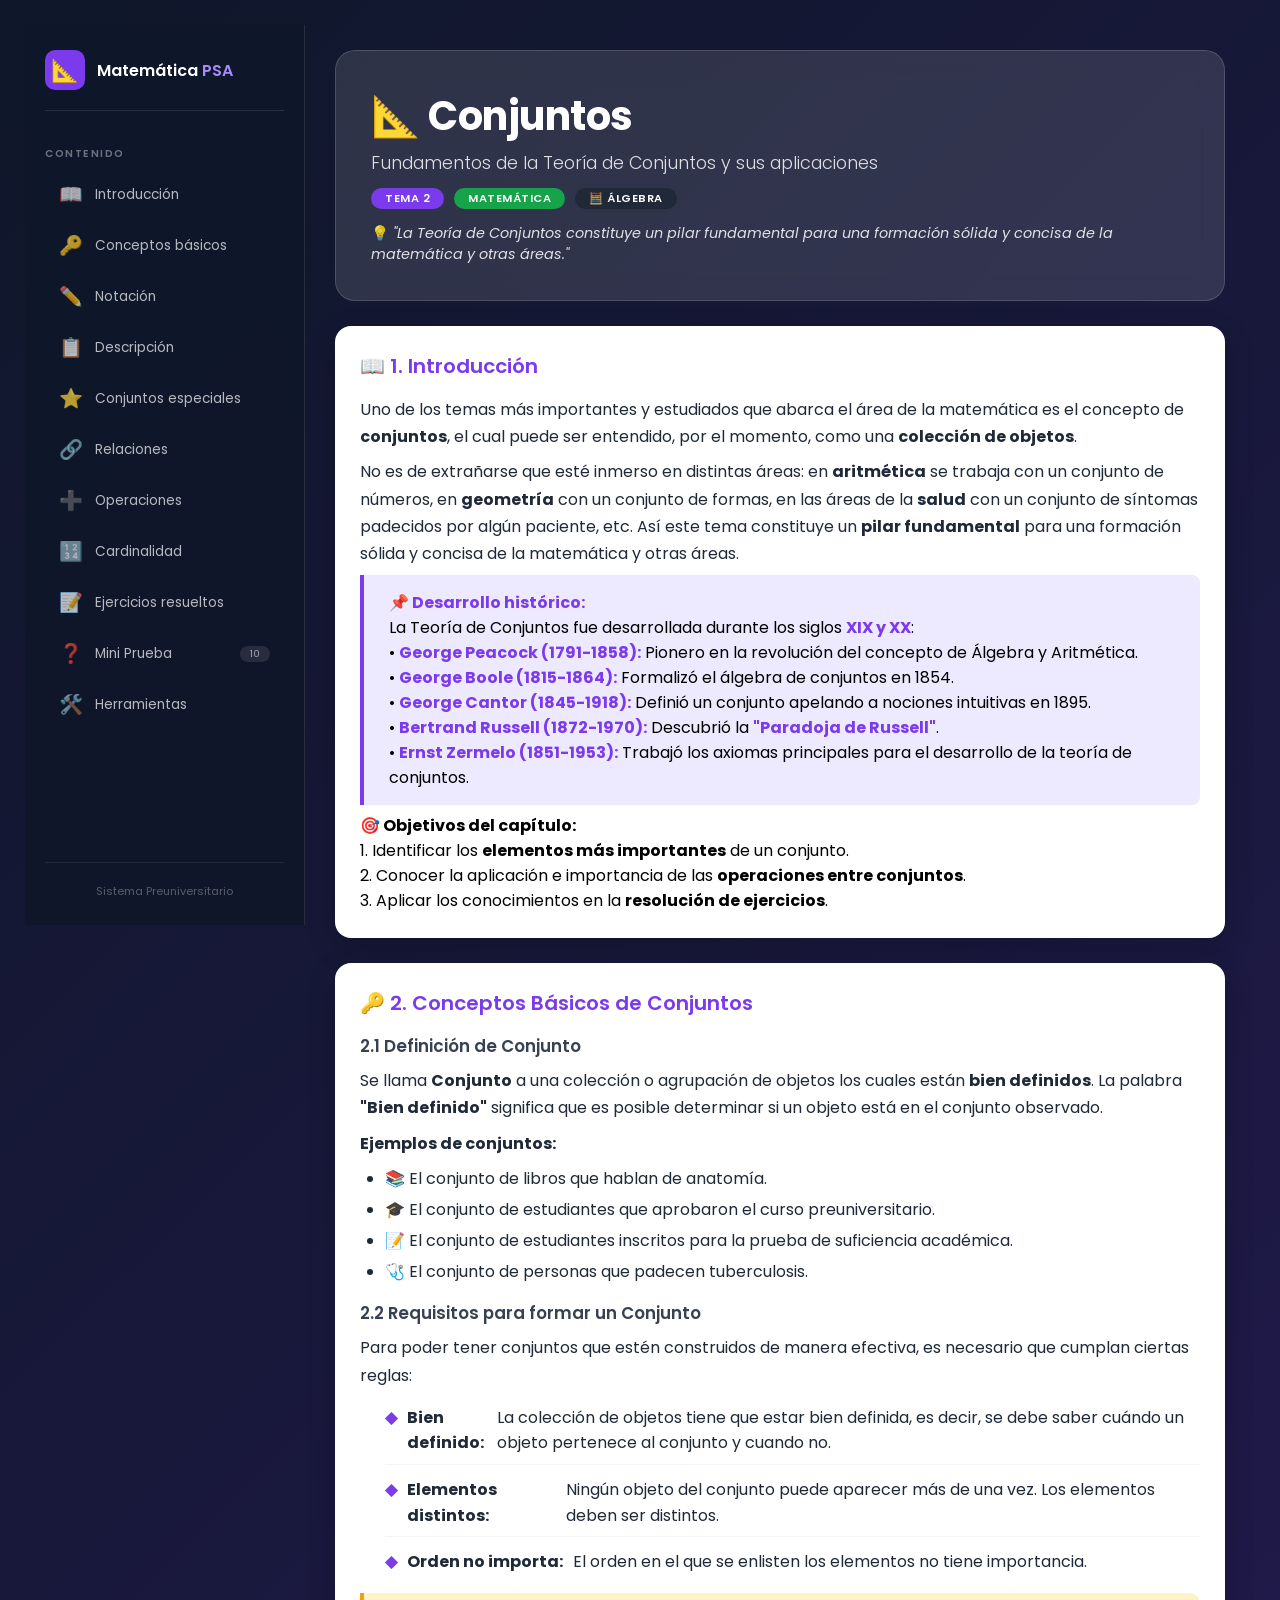
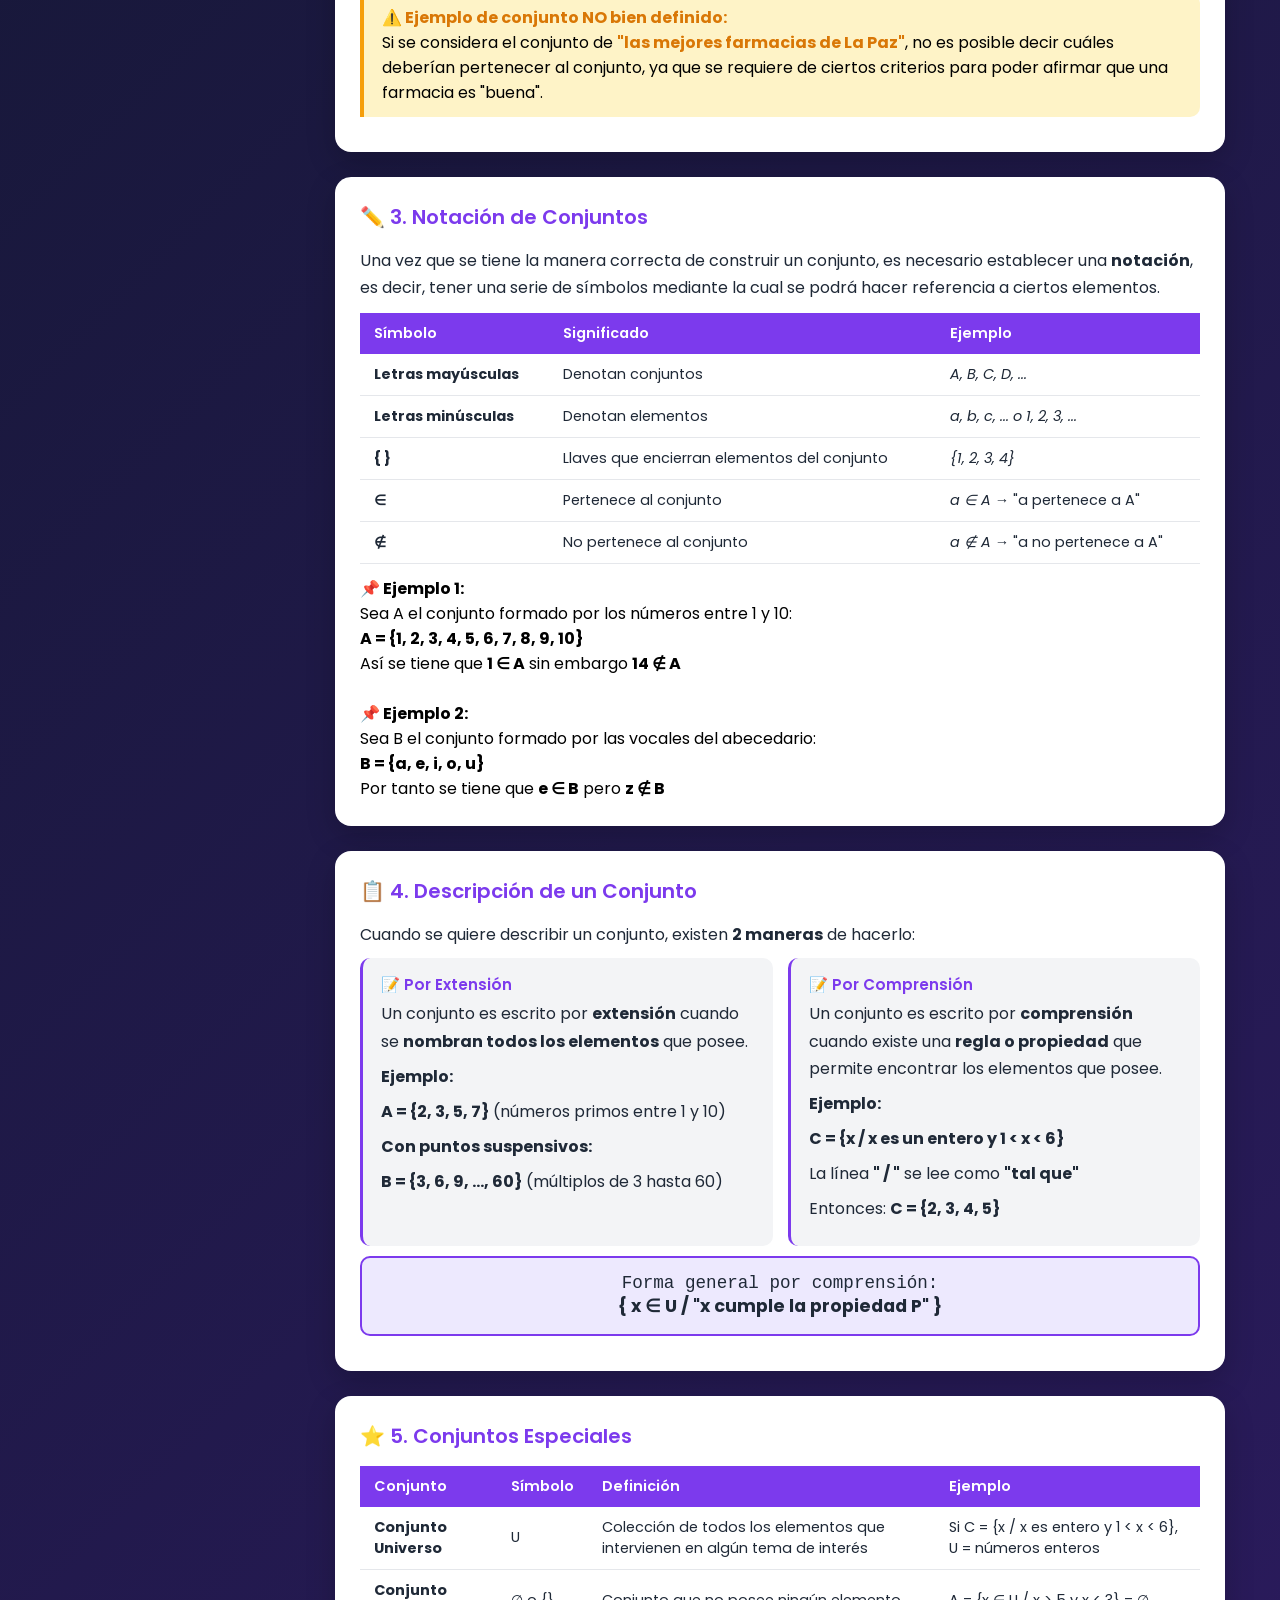
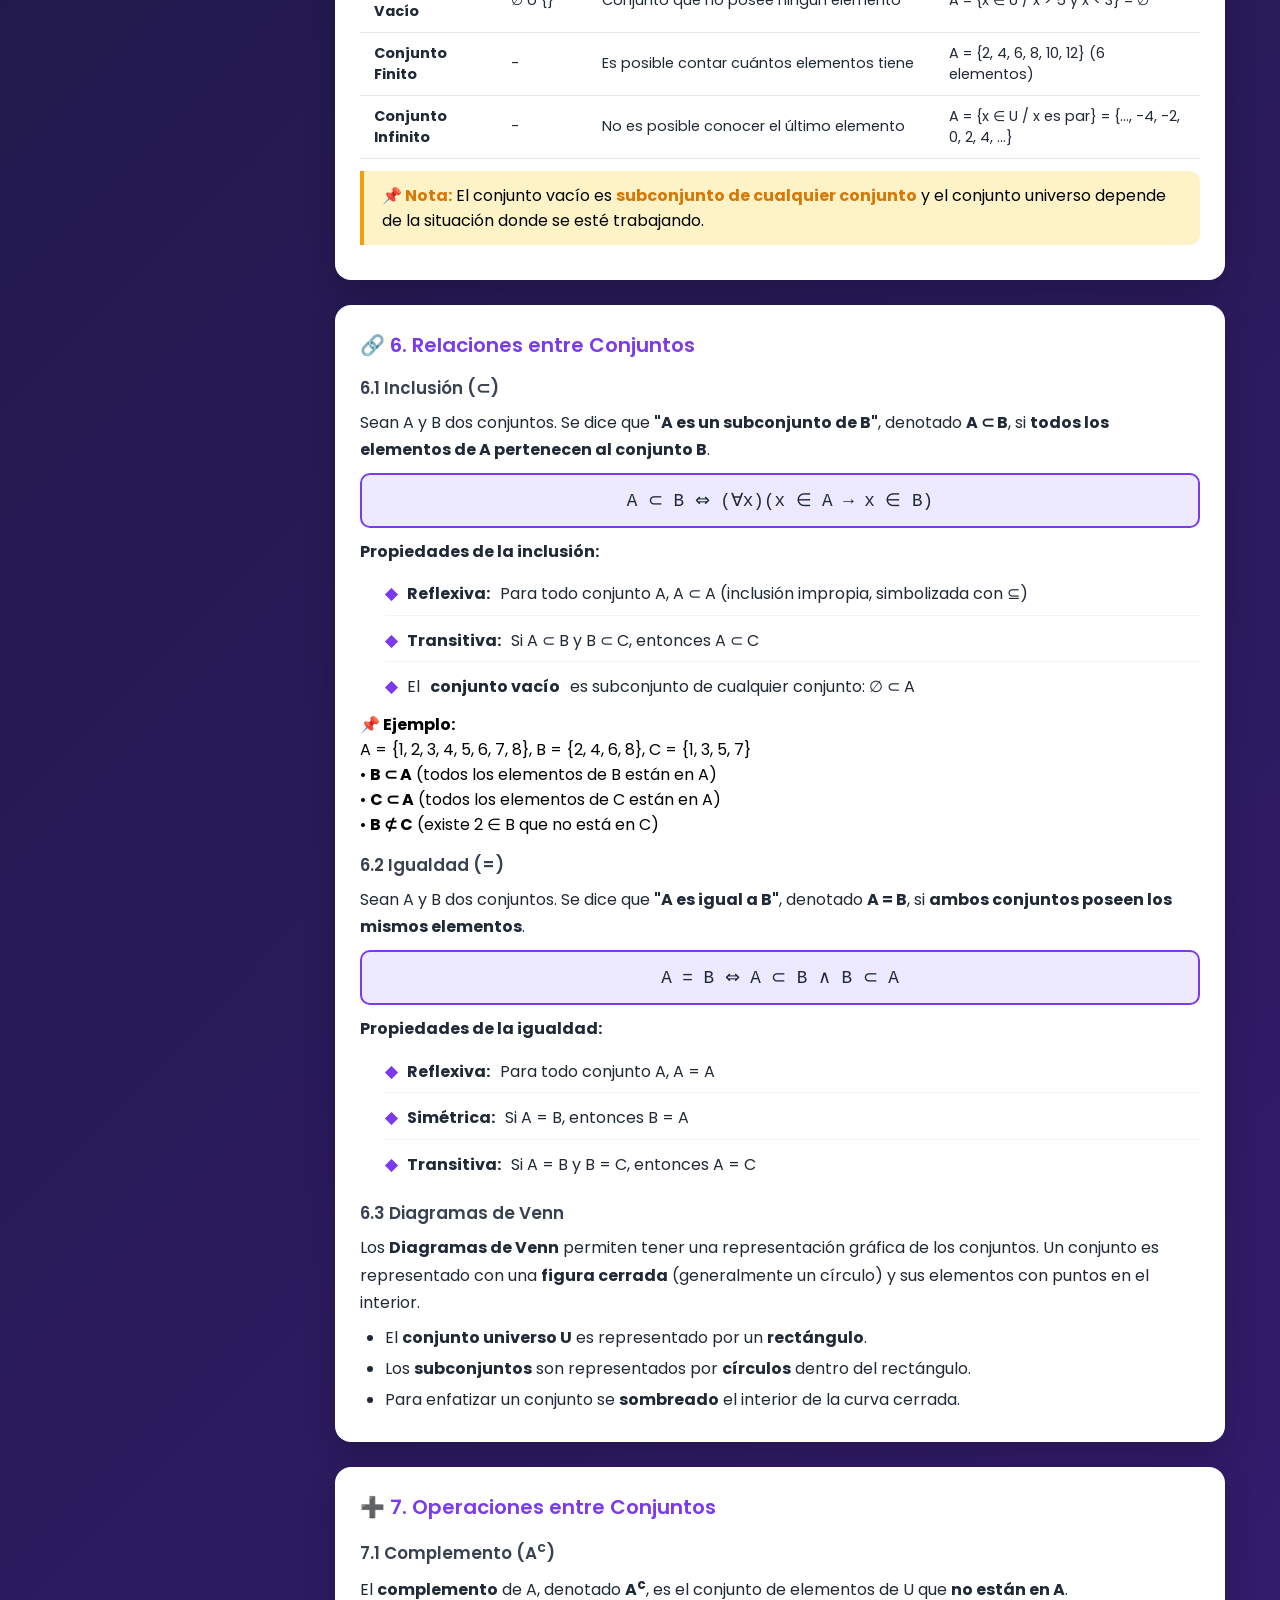
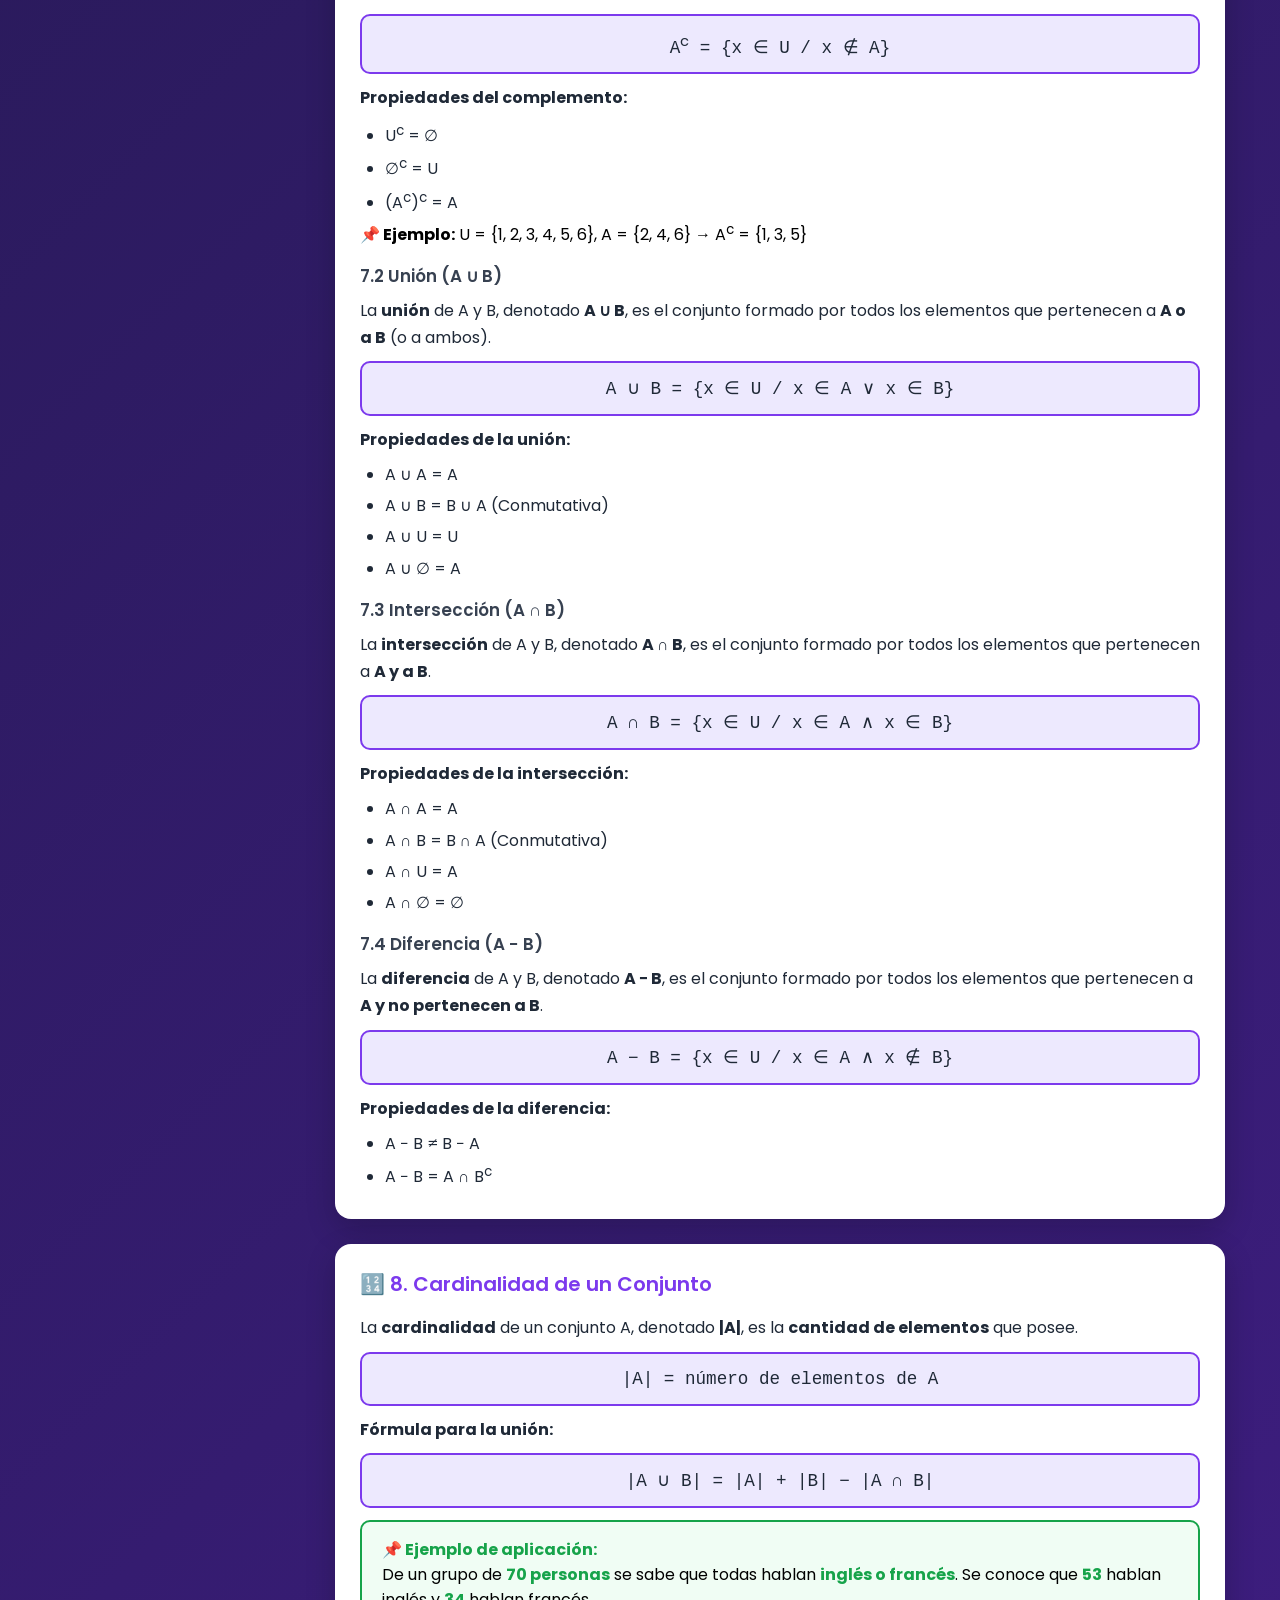
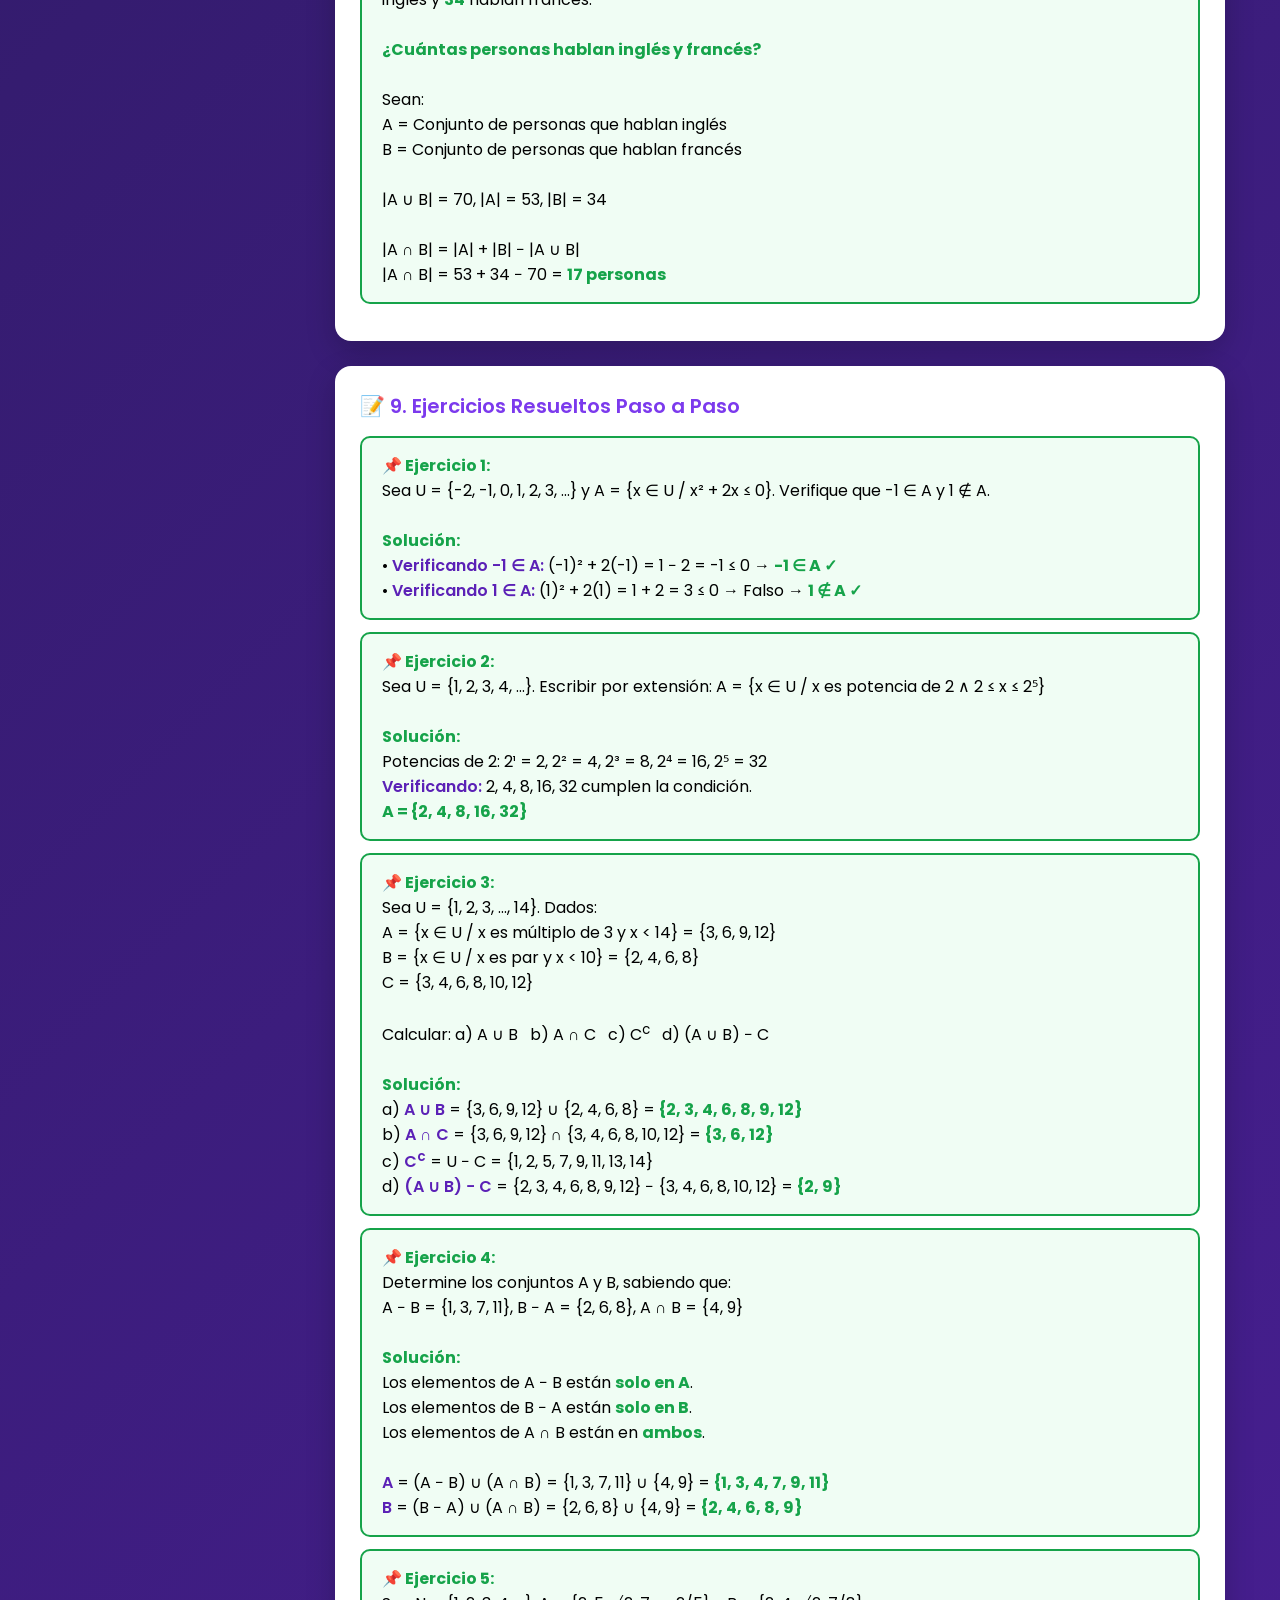
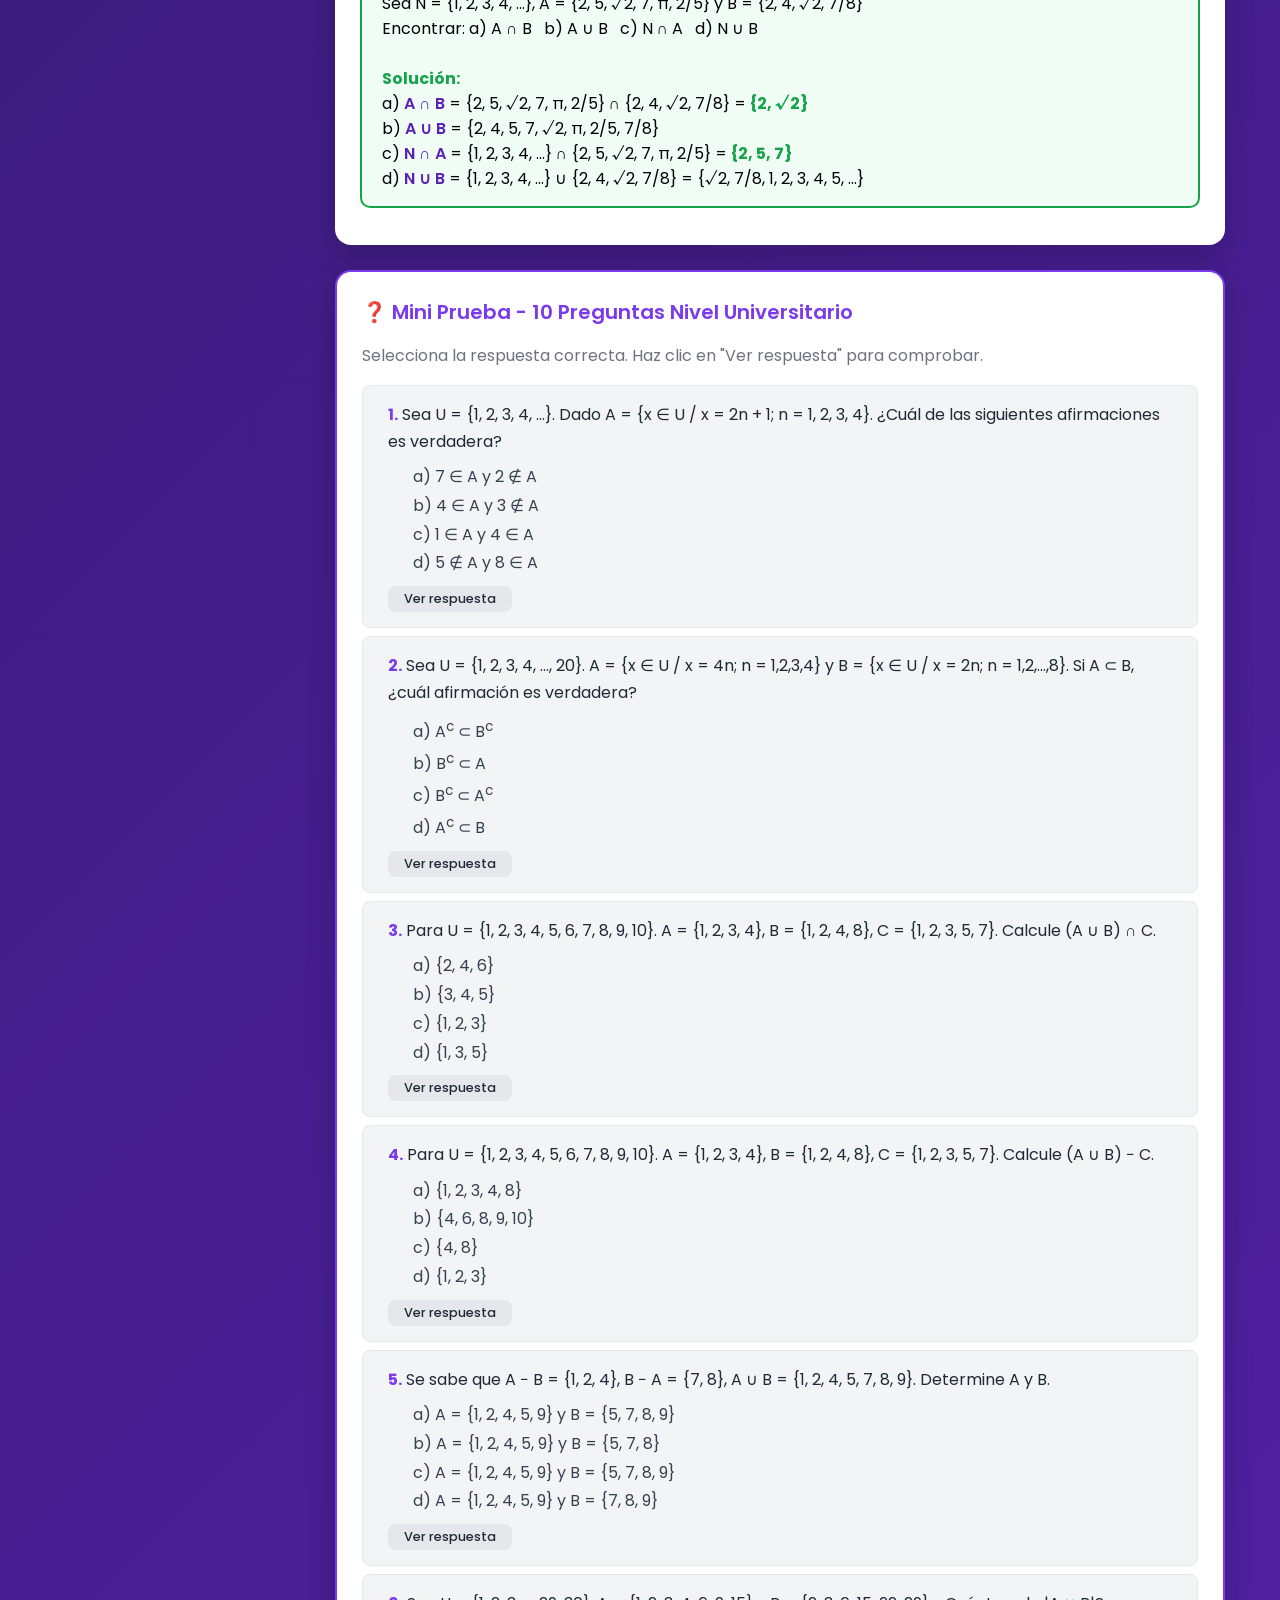
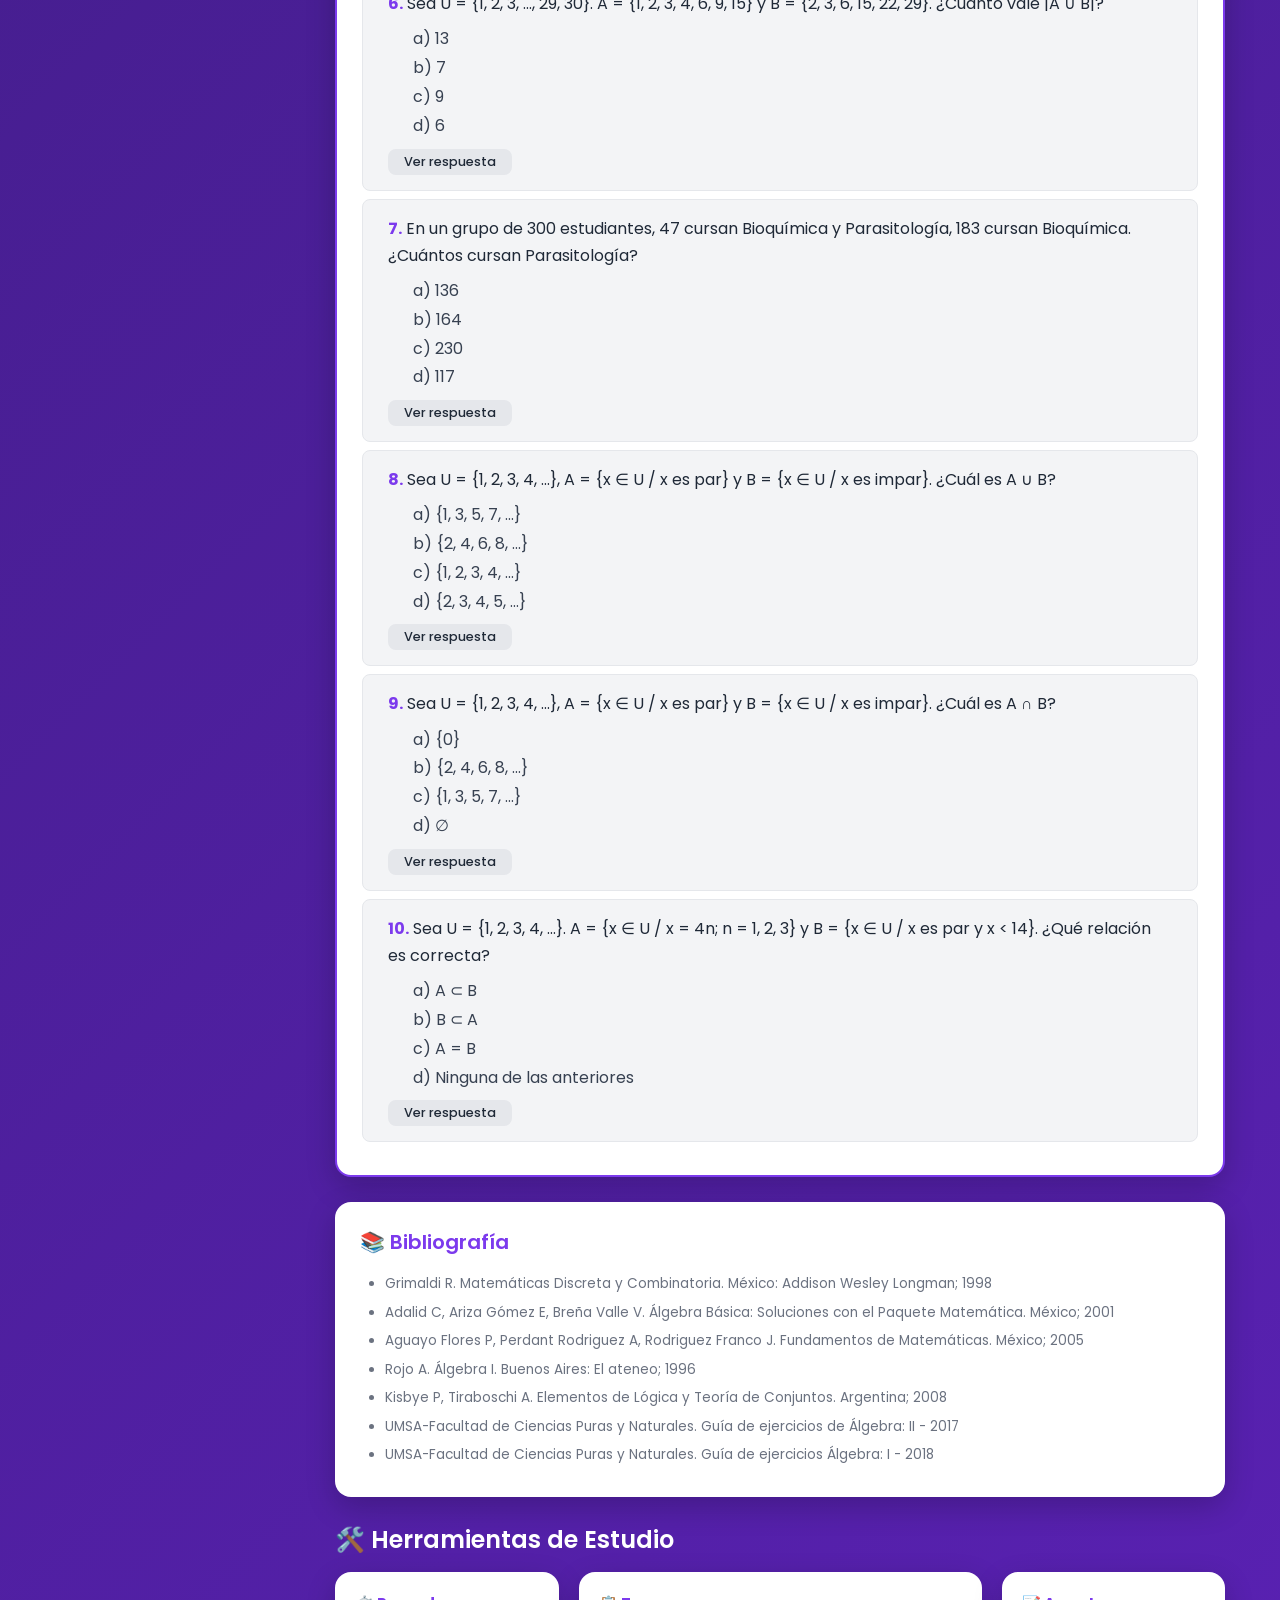
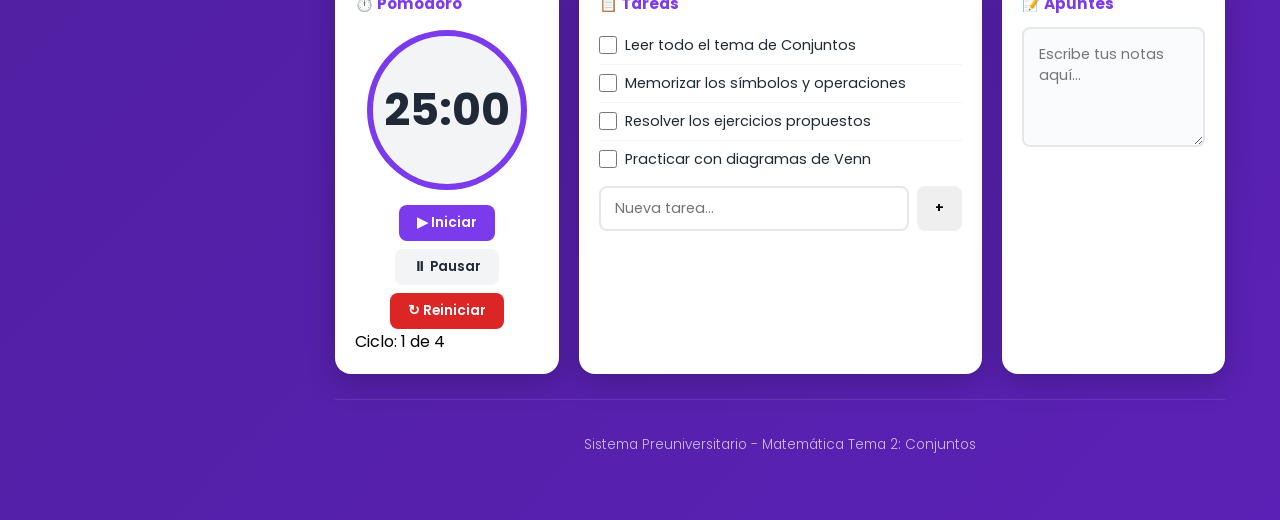
<file: temas pa estudiar/MatematicaTema2.html>
<!DOCTYPE html>
<html lang="es">
<head>
    <meta charset="UTF-8">
    <meta name="viewport" content="width=device-width, initial-scale=1.0">
    <title>Matemática - Conjuntos | Sistema Preuniversitario</title>
    
    <!-- ===== CSS BASE REUTILIZADO ===== -->
    <link rel="stylesheet" href="tema-base.css">
    
    <link href="https://fonts.googleapis.com/css2?family=Poppins:wght@300;400;600;700;800&display=swap" rel="stylesheet">
    
    <style>
        /* ===== SOBRESCRITURA DE VARIABLES PARA MATEMÁTICA ===== */
        :root {
            --primary: #7c3aed;
            --primary-dark: #5b21b6;
            --primary-light: #a78bfa;
            --primary-bg: #ede9fe;
        }

        /* ===== SOBRESCRITURA DEL FONDO ===== */
        body {
            background: linear-gradient(135deg, #0f172a, #5b21b6);
        }

        /* ===== SIDEBAR ===== */
        .sidebar {
            width: var(--sidebar-width, 280px);
            height: 100vh;
            position: sticky;
            top: 0;
            background: rgba(15, 23, 42, 0.95);
            backdrop-filter: blur(12px);
            -webkit-backdrop-filter: blur(12px);
            border-right: 1px solid rgba(255, 255, 255, 0.1);
            padding: 25px 20px;
            overflow-y: auto;
            flex-shrink: 0;
            display: flex;
            flex-direction: column;
            z-index: 100;
        }

        .sidebar-brand {
            display: flex;
            align-items: center;
            gap: 12px;
            padding-bottom: 20px;
            border-bottom: 1px solid rgba(255, 255, 255, 0.1);
            margin-bottom: 20px;
        }

        .sidebar-brand .logo {
            width: 40px;
            height: 40px;
            background: var(--primary);
            border-radius: 10px;
            display: flex;
            align-items: center;
            justify-content: center;
            font-size: 1.4rem;
            color: white;
            font-weight: 700;
        }

        .sidebar-brand h2 {
            color: white;
            font-size: 1rem;
            font-weight: 600;
        }

        .sidebar-brand span {
            color: var(--primary-light);
        }

        .sidebar-nav {
            flex: 1;
        }

        .sidebar-nav .nav-label {
            color: rgba(255, 255, 255, 0.4);
            font-size: 0.65rem;
            text-transform: uppercase;
            letter-spacing: 1.5px;
            font-weight: 600;
            padding: 15px 0 8px 0;
        }

        .sidebar-nav a {
            display: flex;
            align-items: center;
            gap: 12px;
            padding: 10px 14px;
            color: rgba(255, 255, 255, 0.7);
            text-decoration: none;
            border-radius: 10px;
            transition: all 0.3s ease;
            font-size: 0.85rem;
            font-weight: 400;
            margin-bottom: 2px;
            position: relative;
        }

        .sidebar-nav a:hover {
            background: rgba(255, 255, 255, 0.08);
            color: white;
        }

        .sidebar-nav a.active {
            background: rgba(124, 58, 237, 0.25);
            color: white;
            font-weight: 500;
        }

        .sidebar-nav a.active::before {
            content: '';
            position: absolute;
            left: 0;
            top: 10%;
            height: 80%;
            width: 3px;
            background: var(--primary-light);
            border-radius: 0 3px 3px 0;
        }

        .sidebar-nav a .icon {
            font-size: 1.2rem;
            width: 24px;
            text-align: center;
        }

        .sidebar-nav a .badge-nav {
            margin-left: auto;
            background: rgba(255, 255, 255, 0.1);
            padding: 1px 10px;
            border-radius: 12px;
            font-size: 0.6rem;
            color: rgba(255, 255, 255, 0.6);
        }

        .sidebar-footer {
            padding-top: 20px;
            border-top: 1px solid rgba(255, 255, 255, 0.08);
            font-size: 0.7rem;
            color: rgba(255, 255, 255, 0.3);
            text-align: center;
        }

        /* ===== CONTENIDO PRINCIPAL ===== */
        .main-content {
            flex: 1;
            padding: 25px 30px;
            max-width: calc(100% - var(--sidebar-width, 280px));
            overflow-x: hidden;
        }

        body {
            display: flex;
        }

        .contenedor-tema {
            max-width: 1000px;
            margin: 0 auto;
        }

        /* ===== BADGES ===== */
        .badge-success {
            background: var(--success);
        }

        .badge-dark {
            background: #1f2937;
        }

        /* ===== COMPONENTES PARA MATEMÁTICA ===== */
        .grid-2col {
            display: grid;
            grid-template-columns: 1fr 1fr;
            gap: 15px;
            margin: 10px 0;
        }

        .grid-2col .col {
            background: var(--gray-bg);
            padding: 15px 18px;
            border-radius: 10px;
            border-left: 3px solid var(--primary);
        }

        .grid-2col .col h4 {
            color: var(--primary);
            margin-top: 0;
        }

        .tabla-mate {
            width: 100%;
            border-collapse: collapse;
            margin: 12px 0;
            font-size: 0.9rem;
        }

        .tabla-mate th {
            background: var(--primary);
            color: white;
            padding: 10px 14px;
            text-align: left;
            font-weight: 600;
        }

        .tabla-mate td {
            padding: 10px 14px;
            border-bottom: 1px solid var(--gray-light);
            color: var(--text-dark);
        }

        .tabla-mate tr:hover td {
            background: var(--gray-bg);
        }

        .lista-conceptos {
            list-style: none;
            padding: 0;
        }

        .lista-conceptos li {
            padding: 8px 0;
            border-bottom: 1px solid var(--gray-bg);
            display: flex;
            align-items: flex-start;
            gap: 10px;
            color: var(--text-dark);
            line-height: 1.6;
        }

        .lista-conceptos li::before {
            content: "◆";
            color: var(--primary);
            font-weight: bold;
            flex-shrink: 0;
        }

        .lista-conceptos li:last-child {
            border-bottom: none;
        }

        .formula-destacada {
            background: var(--primary-bg);
            padding: 15px 20px;
            border-radius: 10px;
            text-align: center;
            font-size: 1.1rem;
            margin: 10px 0;
            font-family: 'Courier New', monospace;
            color: var(--text-dark);
            border: 2px solid var(--primary);
        }

        .ejercicio-resuelto {
            background: #f0fdf4;
            border: 2px solid var(--success);
            border-radius: 10px;
            padding: 15px 20px;
            margin: 12px 0;
        }

        .ejercicio-resuelto strong {
            color: var(--success);
        }

        .ejercicio-resuelto .paso {
            color: var(--primary-dark);
            font-weight: 600;
        }

        .nota-importante {
            background: #fef3c7;
            border-left: 4px solid var(--warning);
            padding: 12px 18px;
            border-radius: 0 10px 10px 0;
            margin: 10px 0;
        }

        .nota-importante strong {
            color: #d97706;
        }

        /* ===== HERRAMIENTAS ===== */
        .herramientas-grid {
            display: grid;
            grid-template-columns: 1fr 1fr 1fr;
            gap: 20px;
            margin-top: 10px;
        }

        .herramienta-card {
            background: var(--bg-white);
            border-radius: var(--radius-lg);
            padding: 20px;
            box-shadow: var(--shadow-lg);
        }

        .herramienta-card h3 {
            color: var(--primary);
            font-size: 0.95rem;
            margin-bottom: 12px;
            display: flex;
            align-items: center;
            gap: 8px;
        }

        /* ===== RESPONSIVE ===== */
        @media (max-width: 1024px) {
            :root {
                --sidebar-width: 240px;
            }
            .herramientas-grid {
                grid-template-columns: 1fr 1fr;
            }
        }

        @media (max-width: 768px) {
            :root {
                --sidebar-width: 100%;
            }

            body {
                flex-direction: column;
                padding: 0;
            }

            .sidebar {
                width: 100%;
                height: auto;
                position: relative;
                padding: 12px 15px;
                border-right: none;
                border-bottom: 1px solid rgba(255, 255, 255, 0.1);
                flex-direction: row;
                flex-wrap: wrap;
                align-items: center;
            }

            .sidebar-brand {
                padding-bottom: 0;
                border-bottom: none;
                margin-bottom: 0;
                flex: 0 0 auto;
            }

            .sidebar-brand .logo {
                width: 32px;
                height: 32px;
                font-size: 1rem;
            }

            .sidebar-brand h2 {
                font-size: 0.8rem;
            }

            .sidebar-nav {
                display: flex;
                flex-wrap: wrap;
                gap: 3px;
                flex: 1;
                padding: 0 8px;
            }

            .sidebar-nav .nav-label {
                display: none;
            }

            .sidebar-nav a {
                padding: 4px 10px;
                font-size: 0.65rem;
                gap: 3px;
                border-radius: 6px;
            }

            .sidebar-nav a .icon {
                font-size: 0.8rem;
                width: 16px;
            }

            .sidebar-nav a .badge-nav {
                display: none;
            }

            .sidebar-nav a.active::before {
                display: none;
            }

            .sidebar-footer {
                display: none;
            }

            .main-content {
                max-width: 100%;
                padding: 12px 15px;
                flex: 1;
            }

            .grid-2col {
                grid-template-columns: 1fr;
                gap: 10px;
            }

            .tabla-mate {
                display: block;
                overflow-x: auto;
                font-size: 0.8rem;
            }

            .tabla-mate th,
            .tabla-mate td {
                padding: 8px 10px;
                min-width: 80px;
            }

            .herramientas-grid {
                grid-template-columns: 1fr;
                gap: 15px;
            }

            .formula-destacada {
                font-size: 0.9rem;
                padding: 10px 14px;
            }
        }

        @media (max-width: 480px) {
            .sidebar-nav a {
                font-size: 0.55rem;
                padding: 3px 7px;
            }

            .sidebar-nav a .icon {
                font-size: 0.7rem;
                width: 14px;
            }
        }
    </style>
</head>
<body>
    <!-- ===== SIDEBAR ===== -->
    <aside class="sidebar" role="navigation" aria-label="Navegación principal">
        <div class="sidebar-brand">
            <div class="logo">📐</div>
            <h2>Matemática <span>PSA</span></h2>
        </div>

        <nav class="sidebar-nav">
            <div class="nav-label">Contenido</div>
            <a href="#introduccion" class="active">
                <span class="icon">📖</span> Introducción
            </a>
            <a href="#conceptos">
                <span class="icon">🔑</span> Conceptos básicos
            </a>
            <a href="#notacion">
                <span class="icon">✏️</span> Notación
            </a>
            <a href="#descripcion">
                <span class="icon">📋</span> Descripción
            </a>
            <a href="#especiales">
                <span class="icon">⭐</span> Conjuntos especiales
            </a>
            <a href="#relaciones">
                <span class="icon">🔗</span> Relaciones
            </a>
            <a href="#operaciones">
                <span class="icon">➕</span> Operaciones
            </a>
            <a href="#cardinalidad">
                <span class="icon">🔢</span> Cardinalidad
            </a>
            <a href="#ejercicios">
                <span class="icon">📝</span> Ejercicios resueltos
            </a>
            <a href="#prueba">
                <span class="icon">❓</span> Mini Prueba
                <span class="badge-nav">10</span>
            </a>
            <a href="#herramientas">
                <span class="icon">🛠️</span> Herramientas
            </a>
        </nav>

        <div class="sidebar-footer">
            Sistema Preuniversitario
        </div>
    </aside>

    <!-- ===== CONTENIDO PRINCIPAL ===== -->
    <main class="main-content">
        <div class="contenedor-tema">

            <!-- ===== HEADER ===== -->
            <header class="tema-header" id="introduccion">
                <h1>📐 Conjuntos</h1>
                <p>Fundamentos de la Teoría de Conjuntos y sus aplicaciones</p>
                <div style="margin-top: 12px; display: flex; flex-wrap: wrap; gap: 10px;">
                    <span class="badge">Tema 2</span>
                    <span class="badge badge-success">Matemática</span>
                    <span class="badge badge-dark">🧮 Álgebra</span>
                </div>
                <div style="margin-top: 14px; font-size: 0.9rem; opacity: 0.85;">
                    💡 <em>"La Teoría de Conjuntos constituye un pilar fundamental para una formación sólida y concisa de la matemática y otras áreas."</em>
                </div>
            </header>

            <!-- ============================================================ -->
            <!-- 1. INTRODUCCIÓN                                               -->
            <!-- ============================================================ -->
            <section class="card">
                <h2>📖 1. Introducción</h2>
                
                <p>Uno de los temas más importantes y estudiados que abarca el área de la matemática es el concepto de <strong>conjuntos</strong>, el cual puede ser entendido, por el momento, como una <strong>colección de objetos</strong>.</p>
                
                <p>No es de extrañarse que esté inmerso en distintas áreas: en <strong>aritmética</strong> se trabaja con un conjunto de números, en <strong>geometría</strong> con un conjunto de formas, en las áreas de la <strong>salud</strong> con un conjunto de síntomas padecidos por algún paciente, etc. Así este tema constituye un <strong>pilar fundamental</strong> para una formación sólida y concisa de la matemática y otras áreas.</p>
                
                <div class="concepto-clave">
                    <strong>📌 Desarrollo histórico:</strong>
                    <br>La Teoría de Conjuntos fue desarrollada durante los siglos <strong>XIX y XX</strong>:
                    <br>• <strong>George Peacock (1791-1858):</strong> Pionero en la revolución del concepto de Álgebra y Aritmética.
                    <br>• <strong>George Boole (1815-1864):</strong> Formalizó el álgebra de conjuntos en 1854.
                    <br>• <strong>George Cantor (1845-1918):</strong> Definió un conjunto apelando a nociones intuitivas en 1895.
                    <br>• <strong>Bertrand Russell (1872-1970):</strong> Descubrió la <strong>"Paradoja de Russell"</strong>.
                    <br>• <strong>Ernst Zermelo (1851-1953):</strong> Trabajó los axiomas principales para el desarrollo de la teoría de conjuntos.
                </div>
                
                <div class="cuadro-resumen">
                    <strong>🎯 Objetivos del capítulo:</strong>
                    <br>1. Identificar los <strong>elementos más importantes</strong> de un conjunto.
                    <br>2. Conocer la aplicación e importancia de las <strong>operaciones entre conjuntos</strong>.
                    <br>3. Aplicar los conocimientos en la <strong>resolución de ejercicios</strong>.
                </div>
            </section>

            <!-- ============================================================ -->
            <!-- 2. CONCEPTOS BÁSICOS                                         -->
            <!-- ============================================================ -->
            <section class="card" id="conceptos">
                <h2>🔑 2. Conceptos Básicos de Conjuntos</h2>
                
                <h3>2.1 Definición de Conjunto</h3>
                <p>Se llama <strong>Conjunto</strong> a una colección o agrupación de objetos los cuales están <strong>bien definidos</strong>. La palabra <strong>"Bien definido"</strong> significa que es posible determinar si un objeto está en el conjunto observado.</p>
                
                <p><strong>Ejemplos de conjuntos:</strong></p>
                <ul>
                    <li>📚 El conjunto de libros que hablan de anatomía.</li>
                    <li>🎓 El conjunto de estudiantes que aprobaron el curso preuniversitario.</li>
                    <li>📝 El conjunto de estudiantes inscritos para la prueba de suficiencia académica.</li>
                    <li>🩺 El conjunto de personas que padecen tuberculosis.</li>
                </ul>
                
                <h3>2.2 Requisitos para formar un Conjunto</h3>
                <p>Para poder tener conjuntos que estén construidos de manera efectiva, es necesario que cumplan ciertas reglas:</p>
                
                <ul class="lista-conceptos">
                    <li><strong>Bien definido:</strong> La colección de objetos tiene que estar bien definida, es decir, se debe saber cuándo un objeto pertenece al conjunto y cuando no.</li>
                    <li><strong>Elementos distintos:</strong> Ningún objeto del conjunto puede aparecer más de una vez. Los elementos deben ser distintos.</li>
                    <li><strong>Orden no importa:</strong> El orden en el que se enlisten los elementos no tiene importancia.</li>
                </ul>
                
                <div class="nota-importante">
                    <strong>⚠️ Ejemplo de conjunto NO bien definido:</strong>
                    <br>Si se considera el conjunto de <strong>"las mejores farmacias de La Paz"</strong>, no es posible decir cuáles deberían pertenecer al conjunto, ya que se requiere de ciertos criterios para poder afirmar que una farmacia es "buena".
                </div>
            </section>

            <!-- ============================================================ -->
            <!-- 3. NOTACIÓN                                                  -->
            <!-- ============================================================ -->
            <section class="card" id="notacion">
                <h2>✏️ 3. Notación de Conjuntos</h2>
                
                <p>Una vez que se tiene la manera correcta de construir un conjunto, es necesario establecer una <strong>notación</strong>, es decir, tener una serie de símbolos mediante la cual se podrá hacer referencia a ciertos elementos.</p>
                
                <table class="tabla-mate">
                    <thead>
                        <tr>
                            <th>Símbolo</th>
                            <th>Significado</th>
                            <th>Ejemplo</th>
                        </tr>
                    </thead>
                    <tbody>
                        <tr>
                            <td><strong>Letras mayúsculas</strong></td>
                            <td>Denotan conjuntos</td>
                            <td><em>A, B, C, D, ...</em></td>
                        </tr>
                        <tr>
                            <td><strong>Letras minúsculas</strong></td>
                            <td>Denotan elementos</td>
                            <td><em>a, b, c, ... o 1, 2, 3, ...</em></td>
                        </tr>
                        <tr>
                            <td><strong>{ }</strong></td>
                            <td>Llaves que encierran elementos del conjunto</td>
                            <td><em>{1, 2, 3, 4}</em></td>
                        </tr>
                        <tr>
                            <td><strong>∈</strong></td>
                            <td>Pertenece al conjunto</td>
                            <td><em>a ∈ A</em> → "a pertenece a A"</td>
                        </tr>
                        <tr>
                            <td><strong>∉</strong></td>
                            <td>No pertenece al conjunto</td>
                            <td><em>a ∉ A</em> → "a no pertenece a A"</td>
                        </tr>
                    </tbody>
                </table>
                
                <div class="ejemplo">
                    <strong>📌 Ejemplo 1:</strong>
                    <br>Sea A el conjunto formado por los números entre 1 y 10:
                    <br><strong>A = {1, 2, 3, 4, 5, 6, 7, 8, 9, 10}</strong>
                    <br>Así se tiene que <strong>1 ∈ A</strong> sin embargo <strong>14 ∉ A</strong>
                    <br><br>
                    <strong>📌 Ejemplo 2:</strong>
                    <br>Sea B el conjunto formado por las vocales del abecedario:
                    <br><strong>B = {a, e, i, o, u}</strong>
                    <br>Por tanto se tiene que <strong>e ∈ B</strong> pero <strong>z ∉ B</strong>
                </div>
            </section>

            <!-- ============================================================ -->
            <!-- 4. DESCRIPCIÓN DE UN CONJUNTO                               -->
            <!-- ============================================================ -->
            <section class="card" id="descripcion">
                <h2>📋 4. Descripción de un Conjunto</h2>
                
                <p>Cuando se quiere describir un conjunto, existen <strong>2 maneras</strong> de hacerlo:</p>
                
                <div class="grid-2col">
                    <div class="col">
                        <h4>📝 Por Extensión</h4>
                        <p>Un conjunto es escrito por <strong>extensión</strong> cuando se <strong>nombran todos los elementos</strong> que posee.</p>
                        <p><strong>Ejemplo:</strong></p>
                        <p><strong>A = {2, 3, 5, 7}</strong> (números primos entre 1 y 10)</p>
                        <p><strong>Con puntos suspensivos:</strong></p>
                        <p><strong>B = {3, 6, 9, ..., 60}</strong> (múltiplos de 3 hasta 60)</p>
                    </div>
                    <div class="col">
                        <h4>📝 Por Comprensión</h4>
                        <p>Un conjunto es escrito por <strong>comprensión</strong> cuando existe una <strong>regla o propiedad</strong> que permite encontrar los elementos que posee.</p>
                        <p><strong>Ejemplo:</strong></p>
                        <p><strong>C = {x / x es un entero y 1 < x < 6}</strong></p>
                        <p>La línea <strong>" / "</strong> se lee como <strong>"tal que"</strong></p>
                        <p>Entonces: <strong>C = {2, 3, 4, 5}</strong></p>
                    </div>
                </div>
                
                <div class="formula-destacada">
                    Forma general por comprensión: <br>
                    <strong>{ x ∈ U / "x cumple la propiedad P" }</strong>
                </div>
            </section>

            <!-- ============================================================ -->
            <!-- 5. CONJUNTOS ESPECIALES                                     -->
            <!-- ============================================================ -->
            <section class="card" id="especiales">
                <h2>⭐ 5. Conjuntos Especiales</h2>
                
                <table class="tabla-mate">
                    <thead>
                        <tr>
                            <th>Conjunto</th>
                            <th>Símbolo</th>
                            <th>Definición</th>
                            <th>Ejemplo</th>
                        </tr>
                    </thead>
                    <tbody>
                        <tr>
                            <td><strong>Conjunto Universo</strong></td>
                            <td>U</td>
                            <td>Colección de todos los elementos que intervienen en algún tema de interés</td>
                            <td>Si C = {x / x es entero y 1 < x < 6}, U = números enteros</td>
                        </tr>
                        <tr>
                            <td><strong>Conjunto Vacío</strong></td>
                            <td>∅ o {}</td>
                            <td>Conjunto que no posee ningún elemento</td>
                            <td>A = {x ∈ U / x > 5 y x < 3} = ∅</td>
                        </tr>
                        <tr>
                            <td><strong>Conjunto Finito</strong></td>
                            <td>-</td>
                            <td>Es posible contar cuántos elementos tiene</td>
                            <td>A = {2, 4, 6, 8, 10, 12} (6 elementos)</td>
                        </tr>
                        <tr>
                            <td><strong>Conjunto Infinito</strong></td>
                            <td>-</td>
                            <td>No es posible conocer el último elemento</td>
                            <td>A = {x ∈ U / x es par} = {..., -4, -2, 0, 2, 4, ...}</td>
                        </tr>
                    </tbody>
                </table>
                
                <div class="nota-importante">
                    <strong>📌 Nota:</strong> El conjunto vacío es <strong>subconjunto de cualquier conjunto</strong> y el conjunto universo depende de la situación donde se esté trabajando.
                </div>
            </section>

            <!-- ============================================================ -->
            <!-- 6. RELACIONES ENTRE CONJUNTOS                               -->
            <!-- ============================================================ -->
            <section class="card" id="relaciones">
                <h2>🔗 6. Relaciones entre Conjuntos</h2>
                
                <h3>6.1 Inclusión (⊂)</h3>
                <p>Sean A y B dos conjuntos. Se dice que <strong>"A es un subconjunto de B"</strong>, denotado <strong>A ⊂ B</strong>, si <strong>todos los elementos de A pertenecen al conjunto B</strong>.</p>
                
                <div class="formula-destacada">
                    A ⊂ B  ⇔  (∀x)(x ∈ A → x ∈ B)
                </div>
                
                <p><strong>Propiedades de la inclusión:</strong></p>
                <ul class="lista-conceptos">
                    <li><strong>Reflexiva:</strong> Para todo conjunto A, A ⊂ A (inclusión impropia, simbolizada con ⊆)</li>
                    <li><strong>Transitiva:</strong> Si A ⊂ B y B ⊂ C, entonces A ⊂ C</li>
                    <li>El <strong>conjunto vacío</strong> es subconjunto de cualquier conjunto: ∅ ⊂ A</li>
                </ul>
                
                <div class="ejemplo">
                    <strong>📌 Ejemplo:</strong>
                    <br>A = {1, 2, 3, 4, 5, 6, 7, 8}, B = {2, 4, 6, 8}, C = {1, 3, 5, 7}
                    <br>• <strong>B ⊂ A</strong> (todos los elementos de B están en A)
                    <br>• <strong>C ⊂ A</strong> (todos los elementos de C están en A)
                    <br>• <strong>B ⊄ C</strong> (existe 2 ∈ B que no está en C)
                </div>
                
                <h3>6.2 Igualdad (=)</h3>
                <p>Sean A y B dos conjuntos. Se dice que <strong>"A es igual a B"</strong>, denotado <strong>A = B</strong>, si <strong>ambos conjuntos poseen los mismos elementos</strong>.</p>
                
                <div class="formula-destacada">
                    A = B  ⇔  A ⊂ B  ∧  B ⊂ A
                </div>
                
                <p><strong>Propiedades de la igualdad:</strong></p>
                <ul class="lista-conceptos">
                    <li><strong>Reflexiva:</strong> Para todo conjunto A, A = A</li>
                    <li><strong>Simétrica:</strong> Si A = B, entonces B = A</li>
                    <li><strong>Transitiva:</strong> Si A = B y B = C, entonces A = C</li>
                </ul>
                
                <h3>6.3 Diagramas de Venn</h3>
                <p>Los <strong>Diagramas de Venn</strong> permiten tener una representación gráfica de los conjuntos. Un conjunto es representado con una <strong>figura cerrada</strong> (generalmente un círculo) y sus elementos con puntos en el interior.</p>
                
                <ul>
                    <li>El <strong>conjunto universo U</strong> es representado por un <strong>rectángulo</strong>.</li>
                    <li>Los <strong>subconjuntos</strong> son representados por <strong>círculos</strong> dentro del rectángulo.</li>
                    <li>Para enfatizar un conjunto se <strong>sombreado</strong> el interior de la curva cerrada.</li>
                </ul>
            </section>

            <!-- ============================================================ -->
            <!-- 7. OPERACIONES ENTRE CONJUNTOS                              -->
            <!-- ============================================================ -->
            <section class="card" id="operaciones">
                <h2>➕ 7. Operaciones entre Conjuntos</h2>
                
                <h3>7.1 Complemento (A<sup>c</sup>)</h3>
                <p>El <strong>complemento</strong> de A, denotado <strong>A<sup>c</sup></strong>, es el conjunto de elementos de U que <strong>no están en A</strong>.</p>
                <div class="formula-destacada">
                    A<sup>c</sup> = {x ∈ U / x ∉ A}
                </div>
                
                <p><strong>Propiedades del complemento:</strong></p>
                <ul>
                    <li>U<sup>c</sup> = ∅</li>
                    <li>∅<sup>c</sup> = U</li>
                    <li>(A<sup>c</sup>)<sup>c</sup> = A</li>
                </ul>
                
                <div class="ejemplo">
                    <strong>📌 Ejemplo:</strong> U = {1, 2, 3, 4, 5, 6}, A = {2, 4, 6} → A<sup>c</sup> = {1, 3, 5}
                </div>
                
                <h3>7.2 Unión (A ∪ B)</h3>
                <p>La <strong>unión</strong> de A y B, denotado <strong>A ∪ B</strong>, es el conjunto formado por todos los elementos que pertenecen a <strong>A o a B</strong> (o a ambos).</p>
                <div class="formula-destacada">
                    A ∪ B = {x ∈ U / x ∈ A ∨ x ∈ B}
                </div>
                
                <p><strong>Propiedades de la unión:</strong></p>
                <ul>
                    <li>A ∪ A = A</li>
                    <li>A ∪ B = B ∪ A (Conmutativa)</li>
                    <li>A ∪ U = U</li>
                    <li>A ∪ ∅ = A</li>
                </ul>
                
                <h3>7.3 Intersección (A ∩ B)</h3>
                <p>La <strong>intersección</strong> de A y B, denotado <strong>A ∩ B</strong>, es el conjunto formado por todos los elementos que pertenecen a <strong>A y a B</strong>.</p>
                <div class="formula-destacada">
                    A ∩ B = {x ∈ U / x ∈ A ∧ x ∈ B}
                </div>
                
                <p><strong>Propiedades de la intersección:</strong></p>
                <ul>
                    <li>A ∩ A = A</li>
                    <li>A ∩ B = B ∩ A (Conmutativa)</li>
                    <li>A ∩ U = A</li>
                    <li>A ∩ ∅ = ∅</li>
                </ul>
                
                <h3>7.4 Diferencia (A − B)</h3>
                <p>La <strong>diferencia</strong> de A y B, denotado <strong>A − B</strong>, es el conjunto formado por todos los elementos que pertenecen a <strong>A y no pertenecen a B</strong>.</p>
                <div class="formula-destacada">
                    A − B = {x ∈ U / x ∈ A ∧ x ∉ B}
                </div>
                
                <p><strong>Propiedades de la diferencia:</strong></p>
                <ul>
                    <li>A − B ≠ B − A</li>
                    <li>A − B = A ∩ B<sup>c</sup></li>
                </ul>
            </section>

            <!-- ============================================================ -->
            <!-- 8. CARDINALIDAD                                              -->
            <!-- ============================================================ -->
            <section class="card" id="cardinalidad">
                <h2>🔢 8. Cardinalidad de un Conjunto</h2>
                
                <p>La <strong>cardinalidad</strong> de un conjunto A, denotado <strong>|A|</strong>, es la <strong>cantidad de elementos</strong> que posee.</p>
                
                <div class="formula-destacada">
                    |A| = número de elementos de A
                </div>
                
                <p><strong>Fórmula para la unión:</strong></p>
                <div class="formula-destacada">
                    |A ∪ B| = |A| + |B| − |A ∩ B|
                </div>
                
                <div class="ejercicio-resuelto">
                    <strong>📌 Ejemplo de aplicación:</strong>
                    <br>De un grupo de <strong>70 personas</strong> se sabe que todas hablan <strong>inglés o francés</strong>. Se conoce que <strong>53</strong> hablan inglés y <strong>34</strong> hablan francés.
                    <br><br><strong>¿Cuántas personas hablan inglés y francés?</strong>
                    <br><br>Sean:
                    <br>A = Conjunto de personas que hablan inglés
                    <br>B = Conjunto de personas que hablan francés
                    <br><br>|A ∪ B| = 70, |A| = 53, |B| = 34
                    <br><br>|A ∩ B| = |A| + |B| − |A ∪ B|
                    <br>|A ∩ B| = 53 + 34 − 70 = <strong>17 personas</strong>
                </div>
            </section>

            <!-- ============================================================ -->
            <!-- 9. EJERCICIOS RESUELTOS                                     -->
            <!-- ============================================================ -->
            <section class="card" id="ejercicios">
                <h2>📝 9. Ejercicios Resueltos Paso a Paso</h2>
                
                <div class="ejercicio-resuelto">
                    <strong>📌 Ejercicio 1:</strong>
                    <br>Sea U = {-2, -1, 0, 1, 2, 3, ...} y A = {x ∈ U / x² + 2x ≤ 0}. Verifique que -1 ∈ A y 1 ∉ A.
                    <br><br><strong>Solución:</strong>
                    <br>• <span class="paso">Verificando -1 ∈ A:</span> (-1)² + 2(-1) = 1 − 2 = -1 ≤ 0 → <strong>-1 ∈ A ✓</strong>
                    <br>• <span class="paso">Verificando 1 ∈ A:</span> (1)² + 2(1) = 1 + 2 = 3 ≤ 0 → Falso → <strong>1 ∉ A ✓</strong>
                </div>
                
                <div class="ejercicio-resuelto">
                    <strong>📌 Ejercicio 2:</strong>
                    <br>Sea U = {1, 2, 3, 4, ...}. Escribir por extensión: A = {x ∈ U / x es potencia de 2 ∧ 2 ≤ x ≤ 2⁵}
                    <br><br><strong>Solución:</strong>
                    <br>Potencias de 2: 2¹ = 2, 2² = 4, 2³ = 8, 2⁴ = 16, 2⁵ = 32
                    <br><span class="paso">Verificando:</span> 2, 4, 8, 16, 32 cumplen la condición.
                    <br><strong>A = {2, 4, 8, 16, 32}</strong>
                </div>
                
                <div class="ejercicio-resuelto">
                    <strong>📌 Ejercicio 3:</strong>
                    <br>Sea U = {1, 2, 3, ..., 14}. Dados:
                    <br>A = {x ∈ U / x es múltiplo de 3 y x < 14} = {3, 6, 9, 12}
                    <br>B = {x ∈ U / x es par y x < 10} = {2, 4, 6, 8}
                    <br>C = {3, 4, 6, 8, 10, 12}
                    <br><br>Calcular: a) A ∪ B &nbsp; b) A ∩ C &nbsp; c) C<sup>c</sup> &nbsp; d) (A ∪ B) − C
                    <br><br><strong>Solución:</strong>
                    <br>a) <span class="paso">A ∪ B</span> = {3, 6, 9, 12} ∪ {2, 4, 6, 8} = <strong>{2, 3, 4, 6, 8, 9, 12}</strong>
                    <br>b) <span class="paso">A ∩ C</span> = {3, 6, 9, 12} ∩ {3, 4, 6, 8, 10, 12} = <strong>{3, 6, 12}</strong>
                    <br>c) <span class="paso">C<sup>c</sup></span> = U − C = {1, 2, 5, 7, 9, 11, 13, 14}
                    <br>d) <span class="paso">(A ∪ B) − C</span> = {2, 3, 4, 6, 8, 9, 12} − {3, 4, 6, 8, 10, 12} = <strong>{2, 9}</strong>
                </div>
                
                <div class="ejercicio-resuelto">
                    <strong>📌 Ejercicio 4:</strong>
                    <br>Determine los conjuntos A y B, sabiendo que:
                    <br>A − B = {1, 3, 7, 11}, B − A = {2, 6, 8}, A ∩ B = {4, 9}
                    <br><br><strong>Solución:</strong>
                    <br>Los elementos de A − B están <strong>solo en A</strong>.
                    <br>Los elementos de B − A están <strong>solo en B</strong>.
                    <br>Los elementos de A ∩ B están en <strong>ambos</strong>.
                    <br><br><span class="paso">A</span> = (A − B) ∪ (A ∩ B) = {1, 3, 7, 11} ∪ {4, 9} = <strong>{1, 3, 4, 7, 9, 11}</strong>
                    <br><span class="paso">B</span> = (B − A) ∪ (A ∩ B) = {2, 6, 8} ∪ {4, 9} = <strong>{2, 4, 6, 8, 9}</strong>
                </div>
                
                <div class="ejercicio-resuelto">
                    <strong>📌 Ejercicio 5:</strong>
                    <br>Sea N = {1, 2, 3, 4, ...}, A = {2, 5, √2, 7, π, 2/5} y B = {2, 4, √2, 7/8}
                    <br>Encontrar: a) A ∩ B &nbsp; b) A ∪ B &nbsp; c) N ∩ A &nbsp; d) N ∪ B
                    <br><br><strong>Solución:</strong>
                    <br>a) <span class="paso">A ∩ B</span> = {2, 5, √2, 7, π, 2/5} ∩ {2, 4, √2, 7/8} = <strong>{2, √2}</strong>
                    <br>b) <span class="paso">A ∪ B</span> = {2, 4, 5, 7, √2, π, 2/5, 7/8}
                    <br>c) <span class="paso">N ∩ A</span> = {1, 2, 3, 4, ...} ∩ {2, 5, √2, 7, π, 2/5} = <strong>{2, 5, 7}</strong>
                    <br>d) <span class="paso">N ∪ B</span> = {1, 2, 3, 4, ...} ∪ {2, 4, √2, 7/8} = {√2, 7/8, 1, 2, 3, 4, 5, ...}
                </div>
            </section>

            <!-- ============================================================ -->
            <!-- 10. MINI PRUEBA                                              -->
            <!-- ============================================================ -->
            <section class="card" id="prueba" style="border: 2px solid var(--primary);">
                <h2>❓ Mini Prueba - 10 Preguntas Nivel Universitario</h2>
                <p style="color: var(--text-light); margin-bottom: 15px;">Selecciona la respuesta correcta. Haz clic en "Ver respuesta" para comprobar.</p>
                
                <!-- Pregunta 1 -->
                <div class="pregunta">
                    <p><strong>1.</strong> Sea U = {1, 2, 3, 4, ...}. Dado A = {x ∈ U / x = 2n + 1; n = 1, 2, 3, 4}. ¿Cuál de las siguientes afirmaciones es verdadera?</p>
                    <div class="opciones">
                        a) 7 ∈ A y 2 ∉ A<br>
                        b) 4 ∈ A y 3 ∉ A<br>
                        c) 1 ∈ A y 4 ∈ A<br>
                        d) 5 ∉ A y 8 ∈ A
                    </div>
                    <button class="btn-ver-respuesta" onclick="mostrarRespuesta(this)">Ver respuesta</button>
                    <div class="respuesta">✅ <strong>Respuesta correcta: a) 7 ∈ A y 2 ∉ A</strong><br>Para n = 1,2,3,4: x = 3,5,7,9. Por tanto A = {3,5,7,9}. 7 ∈ A y 2 ∉ A es correcto.</div>
                </div>
                
                <!-- Pregunta 2 -->
                <div class="pregunta">
                    <p><strong>2.</strong> Sea U = {1, 2, 3, 4, ..., 20}. A = {x ∈ U / x = 4n; n = 1,2,3,4} y B = {x ∈ U / x = 2n; n = 1,2,...,8}. Si A ⊂ B, ¿cuál afirmación es verdadera?</p>
                    <div class="opciones">
                        a) A<sup>c</sup> ⊂ B<sup>c</sup><br>
                        b) B<sup>c</sup> ⊂ A<br>
                        c) B<sup>c</sup> ⊂ A<sup>c</sup><br>
                        d) A<sup>c</sup> ⊂ B
                    </div>
                    <button class="btn-ver-respuesta" onclick="mostrarRespuesta(this)">Ver respuesta</button>
                    <div class="respuesta">✅ <strong>Respuesta correcta: c) B<sup>c</sup> ⊂ A<sup>c</sup></strong><br>Si A ⊂ B, entonces B<sup>c</sup> ⊂ A<sup>c</sup> (los complementos invierten la inclusión).</div>
                </div>
                
                <!-- Pregunta 3 -->
                <div class="pregunta">
                    <p><strong>3.</strong> Para U = {1, 2, 3, 4, 5, 6, 7, 8, 9, 10}. A = {1, 2, 3, 4}, B = {1, 2, 4, 8}, C = {1, 2, 3, 5, 7}. Calcule (A ∪ B) ∩ C.</p>
                    <div class="opciones">
                        a) {2, 4, 6}<br>
                        b) {3, 4, 5}<br>
                        c) {1, 2, 3}<br>
                        d) {1, 3, 5}
                    </div>
                    <button class="btn-ver-respuesta" onclick="mostrarRespuesta(this)">Ver respuesta</button>
                    <div class="respuesta">✅ <strong>Respuesta correcta: c) {1, 2, 3}</strong><br>A ∪ B = {1, 2, 3, 4, 8}. (A ∪ B) ∩ C = {1, 2, 3}.</div>
                </div>
                
                <!-- Pregunta 4 -->
                <div class="pregunta">
                    <p><strong>4.</strong> Para U = {1, 2, 3, 4, 5, 6, 7, 8, 9, 10}. A = {1, 2, 3, 4}, B = {1, 2, 4, 8}, C = {1, 2, 3, 5, 7}. Calcule (A ∪ B) − C.</p>
                    <div class="opciones">
                        a) {1, 2, 3, 4, 8}<br>
                        b) {4, 6, 8, 9, 10}<br>
                        c) {4, 8}<br>
                        d) {1, 2, 3}
                    </div>
                    <button class="btn-ver-respuesta" onclick="mostrarRespuesta(this)">Ver respuesta</button>
                    <div class="respuesta">✅ <strong>Respuesta correcta: c) {4, 8}</strong><br>A ∪ B = {1, 2, 3, 4, 8}. (A ∪ B) − C = {4, 8}.</div>
                </div>
                
                <!-- Pregunta 5 -->
                <div class="pregunta">
                    <p><strong>5.</strong> Se sabe que A − B = {1, 2, 4}, B − A = {7, 8}, A ∪ B = {1, 2, 4, 5, 7, 8, 9}. Determine A y B.</p>
                    <div class="opciones">
                        a) A = {1, 2, 4, 5, 9} y B = {5, 7, 8, 9}<br>
                        b) A = {1, 2, 4, 5, 9} y B = {5, 7, 8}<br>
                        c) A = {1, 2, 4, 5, 9} y B = {5, 7, 8, 9}<br>
                        d) A = {1, 2, 4, 5, 9} y B = {7, 8, 9}
                    </div>
                    <button class="btn-ver-respuesta" onclick="mostrarRespuesta(this)">Ver respuesta</button>
                    <div class="respuesta">✅ <strong>Respuesta correcta: a) A = {1, 2, 4, 5, 9} y B = {5, 7, 8, 9}</strong><br>A contiene A−B y la intersección. B contiene B−A y la intersección. De A∪B, el elemento 5 está en ambos y 9 en ambos.</div>
                </div>
                
                <!-- Pregunta 6 -->
                <div class="pregunta">
                    <p><strong>6.</strong> Sea U = {1, 2, 3, ..., 29, 30}. A = {1, 2, 3, 4, 6, 9, 15} y B = {2, 3, 6, 15, 22, 29}. ¿Cuánto vale |A ∪ B|?</p>
                    <div class="opciones">
                        a) 13<br>
                        b) 7<br>
                        c) 9<br>
                        d) 6
                    </div>
                    <button class="btn-ver-respuesta" onclick="mostrarRespuesta(this)">Ver respuesta</button>
                    <div class="respuesta">✅ <strong>Respuesta correcta: c) 9</strong><br>A ∪ B = {1, 2, 3, 4, 6, 9, 15, 22, 29} → 9 elementos.</div>
                </div>
                
                <!-- Pregunta 7 -->
                <div class="pregunta">
                    <p><strong>7.</strong> En un grupo de 300 estudiantes, 47 cursan Bioquímica y Parasitología, 183 cursan Bioquímica. ¿Cuántos cursan Parasitología?</p>
                    <div class="opciones">
                        a) 136<br>
                        b) 164<br>
                        c) 230<br>
                        d) 117
                    </div>
                    <button class="btn-ver-respuesta" onclick="mostrarRespuesta(this)">Ver respuesta</button>
                    <div class="respuesta">✅ <strong>Respuesta correcta: b) 164</strong><br>|B ∪ P| = |B| + |P| − |B ∩ P| → 300 = 183 + |P| − 47 → |P| = 300 − 183 + 47 = 164</div>
                </div>
                
                <!-- Pregunta 8 -->
                <div class="pregunta">
                    <p><strong>8.</strong> Sea U = {1, 2, 3, 4, ...}, A = {x ∈ U / x es par} y B = {x ∈ U / x es impar}. ¿Cuál es A ∪ B?</p>
                    <div class="opciones">
                        a) {1, 3, 5, 7, ...}<br>
                        b) {2, 4, 6, 8, ...}<br>
                        c) {1, 2, 3, 4, ...}<br>
                        d) {2, 3, 4, 5, ...}
                    </div>
                    <button class="btn-ver-respuesta" onclick="mostrarRespuesta(this)">Ver respuesta</button>
                    <div class="respuesta">✅ <strong>Respuesta correcta: c) {1, 2, 3, 4, ...}</strong><br>La unión de pares e impares es el conjunto de todos los números naturales.</div>
                </div>
                
                <!-- Pregunta 9 -->
                <div class="pregunta">
                    <p><strong>9.</strong> Sea U = {1, 2, 3, 4, ...}, A = {x ∈ U / x es par} y B = {x ∈ U / x es impar}. ¿Cuál es A ∩ B?</p>
                    <div class="opciones">
                        a) {0}<br>
                        b) {2, 4, 6, 8, ...}<br>
                        c) {1, 3, 5, 7, ...}<br>
                        d) ∅
                    </div>
                    <button class="btn-ver-respuesta" onclick="mostrarRespuesta(this)">Ver respuesta</button>
                    <div class="respuesta">✅ <strong>Respuesta correcta: d) ∅</strong><br>Un número no puede ser par e impar al mismo tiempo, la intersección es vacía.</div>
                </div>
                
                <!-- Pregunta 10 -->
                <div class="pregunta">
                    <p><strong>10.</strong> Sea U = {1, 2, 3, 4, ...}. A = {x ∈ U / x = 4n; n = 1, 2, 3} y B = {x ∈ U / x es par y x < 14}. ¿Qué relación es correcta?</p>
                    <div class="opciones">
                        a) A ⊂ B<br>
                        b) B ⊂ A<br>
                        c) A = B<br>
                        d) Ninguna de las anteriores
                    </div>
                    <button class="btn-ver-respuesta" onclick="mostrarRespuesta(this)">Ver respuesta</button>
                    <div class="respuesta">✅ <strong>Respuesta correcta: a) A ⊂ B</strong><br>A = {4, 8, 12}. B = {2, 4, 6, 8, 10, 12}. Como 4, 8, 12 ∈ B, entonces A ⊂ B.</div>
                </div>
            </section>

            <!-- ============================================================ -->
            <!-- 11. BIBLIOGRAFÍA                                             -->
            <!-- ============================================================ -->
            <section class="card" id="bibliografia">
                <h2>📚 Bibliografía</h2>
                <ul style="font-size: 0.85rem; color: var(--text-light); line-height: 1.8;">
                    <li>Grimaldi R. Matemáticas Discreta y Combinatoria. México: Addison Wesley Longman; 1998</li>
                    <li>Adalid C, Ariza Gómez E, Breña Valle V. Álgebra Básica: Soluciones con el Paquete Matemática. México; 2001</li>
                    <li>Aguayo Flores P, Perdant Rodriguez A, Rodriguez Franco J. Fundamentos de Matemáticas. México; 2005</li>
                    <li>Rojo A. Álgebra I. Buenos Aires: El ateneo; 1996</li>
                    <li>Kisbye P, Tiraboschi A. Elementos de Lógica y Teoría de Conjuntos. Argentina; 2008</li>
                    <li>UMSA-Facultad de Ciencias Puras y Naturales. Guía de ejercicios de Álgebra: II - 2017</li>
                    <li>UMSA-Facultad de Ciencias Puras y Naturales. Guía de ejercicios Álgebra: I - 2018</li>
                </ul>
            </section>

            <!-- ============================================================ -->
            <!-- 12. HERRAMIENTAS                                             -->
            <!-- ============================================================ -->
            <section id="herramientas">
                <h2 style="color: white; font-weight: 600; margin-bottom: 15px;">🛠️ Herramientas de Estudio</h2>
                <div class="herramientas-grid">
                    
                    <!-- Pomodoro -->
                    <div class="herramienta-card">
                        <h3>⏱️ Pomodoro</h3>
                        <div class="pomodoro-circle" id="timerDisplay">25:00</div>
                        <div class="pomodoro-controls">
                            <button class="btn btn-primary" id="startBtn">▶ Iniciar</button>
                            <button class="btn btn-secondary" id="pauseBtn">⏸ Pausar</button>
                            <button class="btn btn-danger" id="resetBtn">↻ Reiniciar</button>
                        </div>
                        <div class="pomodoro-info">Ciclo: <span id="cycleCount">1</span> de 4</div>
                    </div>
                    
                    <!-- Tareas -->
                    <div class="herramienta-card">
                        <h3>📋 Tareas</h3>
                        <ul class="task-list" id="taskList">
                            <li class="task-item">
                                <input type="checkbox">
                                <span>Leer todo el tema de Conjuntos</span>
                            </li>
                            <li class="task-item">
                                <input type="checkbox">
                                <span>Memorizar los símbolos y operaciones</span>
                            </li>
                            <li class="task-item">
                                <input type="checkbox">
                                <span>Resolver los ejercicios propuestos</span>
                            </li>
                            <li class="task-item">
                                <input type="checkbox">
                                <span>Practicar con diagramas de Venn</span>
                            </li>
                        </ul>
                        <div class="task-input-group">
                            <input type="text" id="taskInput" placeholder="Nueva tarea..." aria-label="Nueva tarea">
                            <button class="btn" id="addTaskBtn" aria-label="Agregar tarea">+</button>
                        </div>
                    </div>
                    
                    <!-- Notas -->
                    <div class="herramienta-card notas-card">
                        <h3>📝 Apuntes</h3>
                        <textarea id="notesArea" placeholder="Escribe tus notas aquí..." aria-label="Área de notas"></textarea>
                    </div>
                    
                </div>
            </section>

            <!-- ===== FOOTER ===== -->
            <footer class="tema-footer">
                Sistema Preuniversitario - Matemática Tema 2: Conjuntos
            </footer>

        </div>
    </main>

    <!-- ===== JAVASCRIPT ===== -->
    <script>
        // ===== FUNCIÓN PARA MOSTRAR RESPUESTAS =====
        function mostrarRespuesta(btn) {
            const respuesta = btn.nextElementSibling;
            if (respuesta && respuesta.classList) {
                respuesta.classList.toggle('mostrar');
                btn.textContent = respuesta.classList.contains('mostrar') ? 'Ocultar respuesta' : 'Ver respuesta';
            }
        }

        // ===== POMODORO =====
        let timeLeft = 25 * 60;
        let timerId = null;
        let isRunning = false;
        let cycleCount = 1;

        const timerDisplay = document.getElementById('timerDisplay');
        const startBtn = document.getElementById('startBtn');
        const pauseBtn = document.getElementById('pauseBtn');
        const resetBtn = document.getElementById('resetBtn');
        const cycleSpan = document.getElementById('cycleCount');

        function updateDisplay() {
            const mins = Math.floor(timeLeft / 60);
            const secs = timeLeft % 60;
            timerDisplay.textContent = `${String(mins).padStart(2, '0')}:${String(secs).padStart(2, '0')}`;
        }

        function startTimer() {
            if (isRunning) return;
            isRunning = true;
            timerId = setInterval(() => {
                timeLeft--;
                updateDisplay();
                if (timeLeft === 0) {
                    clearInterval(timerId);
                    isRunning = false;
                    alert('¡Tiempo completado! 🎉');
                    if (cycleCount < 4) {
                        cycleCount++;
                        cycleSpan.textContent = cycleCount;
                        timeLeft = 25 * 60;
                        updateDisplay();
                    } else {
                        alert('¡Ciclo completo! Descansa 15 minutos.');
                        cycleCount = 1;
                        cycleSpan.textContent = cycleCount;
                        timeLeft = 25 * 60;
                        updateDisplay();
                    }
                }
            }, 1000);
        }

        startBtn.addEventListener('click', startTimer);
        pauseBtn.addEventListener('click', () => {
            clearInterval(timerId);
            isRunning = false;
        });
        resetBtn.addEventListener('click', () => {
            clearInterval(timerId);
            isRunning = false;
            timeLeft = 25 * 60;
            updateDisplay();
            cycleCount = 1;
            cycleSpan.textContent = cycleCount;
        });

        // ===== TAREAS (CON SANITIZACIÓN) =====
        const taskList = document.getElementById('taskList');
        const taskInput = document.getElementById('taskInput');
        const addTaskBtn = document.getElementById('addTaskBtn');

        function sanitizeText(text) {
            const element = document.createElement('div');
            element.textContent = text;
            return element.innerHTML;
        }

        const savedTasks = localStorage.getItem('tasks-MatematicaTema2');
        if (savedTasks) {
            try {
                taskList.innerHTML = savedTasks;
                document.querySelectorAll('.task-item input[type="checkbox"]').forEach(cb => {
                    cb.addEventListener('change', function() {
                        this.parentElement.classList.toggle('completed');
                        saveTasks();
                    });
                });
            } catch (e) {
                console.warn('Error al cargar tareas:', e);
            }
        }

        function saveTasks() {
            localStorage.setItem('tasks-MatematicaTema2', taskList.innerHTML);
        }

        function addTask() {
            const text = taskInput.value.trim();
            if (!text) {
                alert('Por favor, escribe una tarea.');
                return;
            }

            const safeText = sanitizeText(text);

            const li = document.createElement('li');
            li.className = 'task-item';
            li.innerHTML = `
                <input type="checkbox">
                <span>${safeText}</span>
            `;
            taskList.appendChild(li);
            taskInput.value = '';
            saveTasks();

            li.querySelector('input[type="checkbox"]').addEventListener('change', function() {
                this.parentElement.classList.toggle('completed');
                saveTasks();
            });
        }

        addTaskBtn.addEventListener('click', addTask);
        taskInput.addEventListener('keypress', (e) => {
            if (e.key === 'Enter') addTask();
        });

        // ===== NOTAS =====
        const notesArea = document.getElementById('notesArea');
        
        const savedNotes = localStorage.getItem('notes-MatematicaTema2');
        if (savedNotes) notesArea.value = savedNotes;

        notesArea.addEventListener('input', () => {
            localStorage.setItem('notes-MatematicaTema2', notesArea.value);
        });

        // ===== SCROLL SUAVE PARA LA SIDEBAR =====
        document.querySelectorAll('.sidebar-nav a').forEach(link => {
            link.addEventListener('click', function(e) {
                e.preventDefault();
                const targetId = this.getAttribute('href').substring(1);
                const targetElement = document.getElementById(targetId);
                if (targetElement) {
                    targetElement.scrollIntoView({ behavior: 'smooth', block: 'start' });
                }

                document.querySelectorAll('.sidebar-nav a').forEach(a => a.classList.remove('active'));
                this.classList.add('active');
            });
        });

        // ===== DETECTAR SECCIÓN ACTIVA AL HACER SCROLL =====
        const sections = document.querySelectorAll('section[id]');
        const navLinks = document.querySelectorAll('.sidebar-nav a');

        window.addEventListener('scroll', () => {
            let current = '';
            sections.forEach(section => {
                const sectionTop = section.offsetTop - 120;
                if (window.scrollY >= sectionTop) {
                    current = section.getAttribute('id');
                }
            });

            navLinks.forEach(link => {
                link.classList.remove('active');
                if (link.getAttribute('href') === `#${current}`) {
                    link.classList.add('active');
                }
            });
        });
    </script>
</body>
</html>
</file>
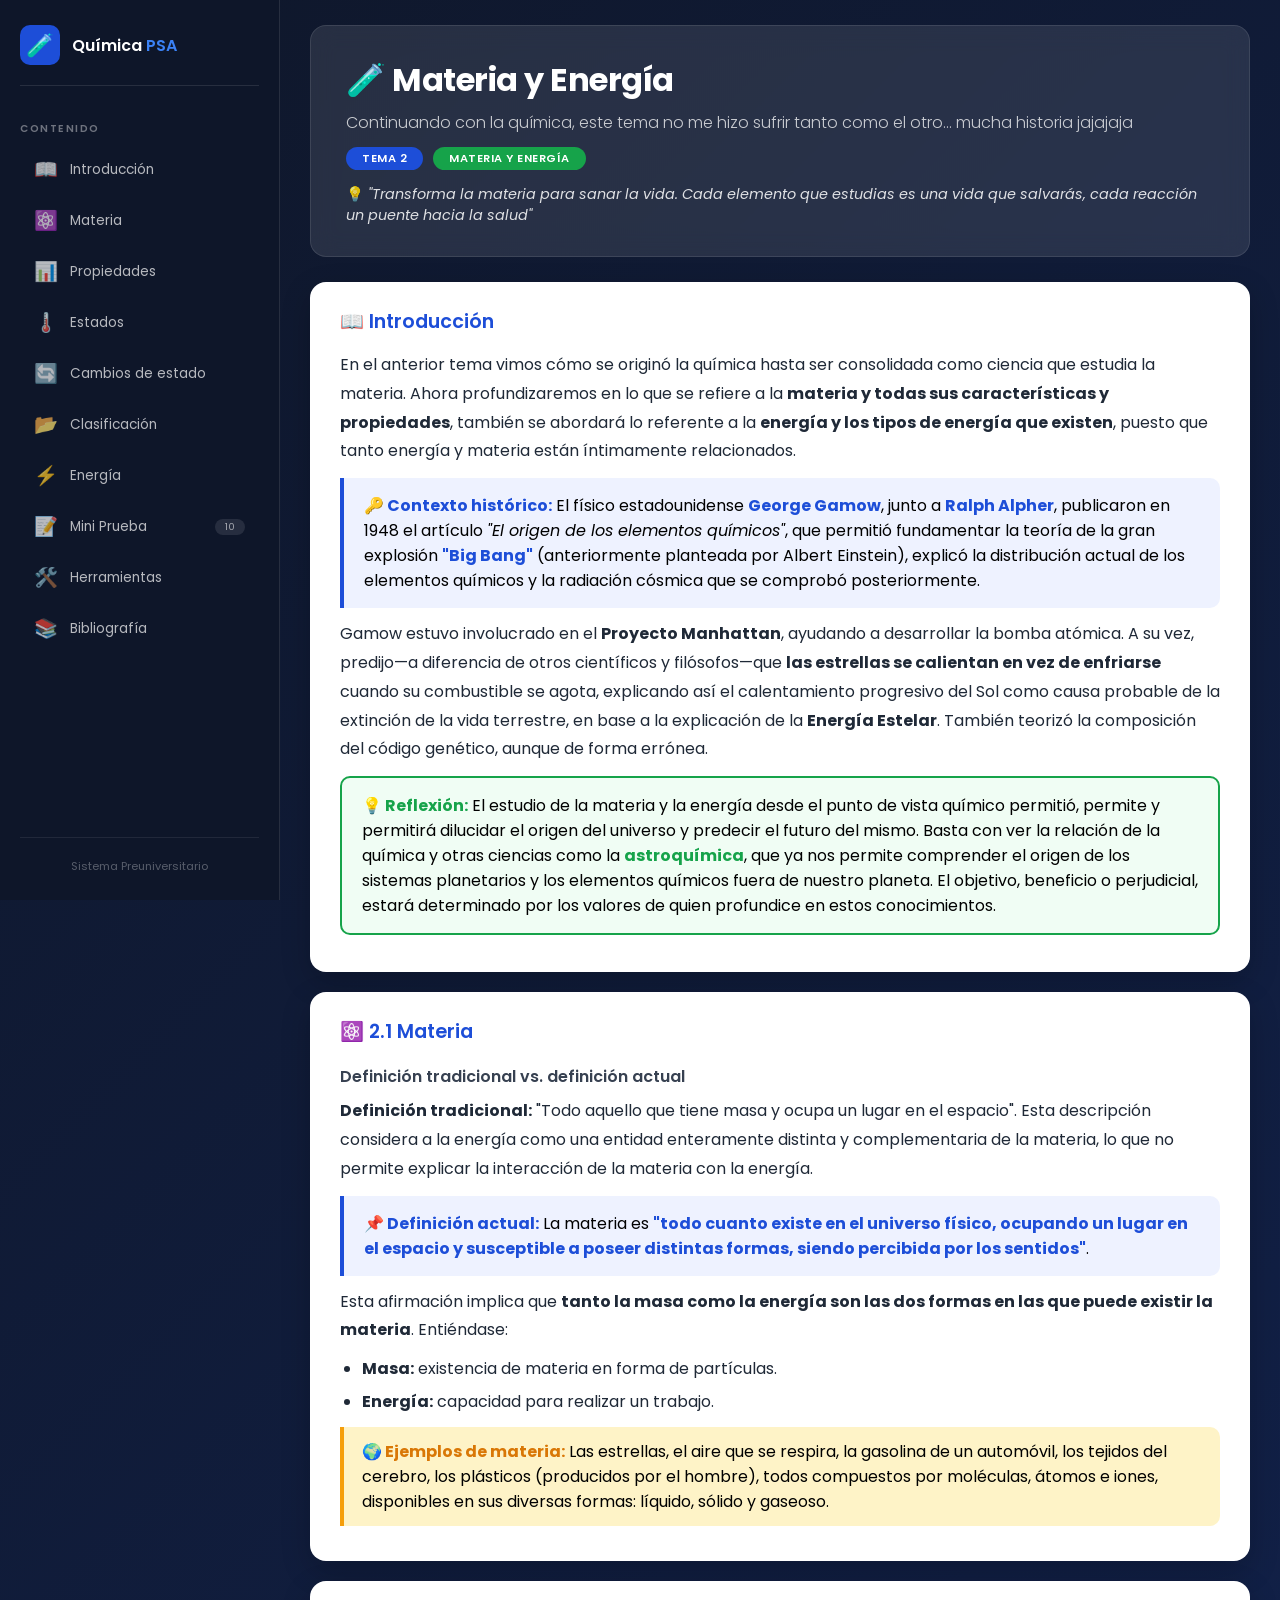
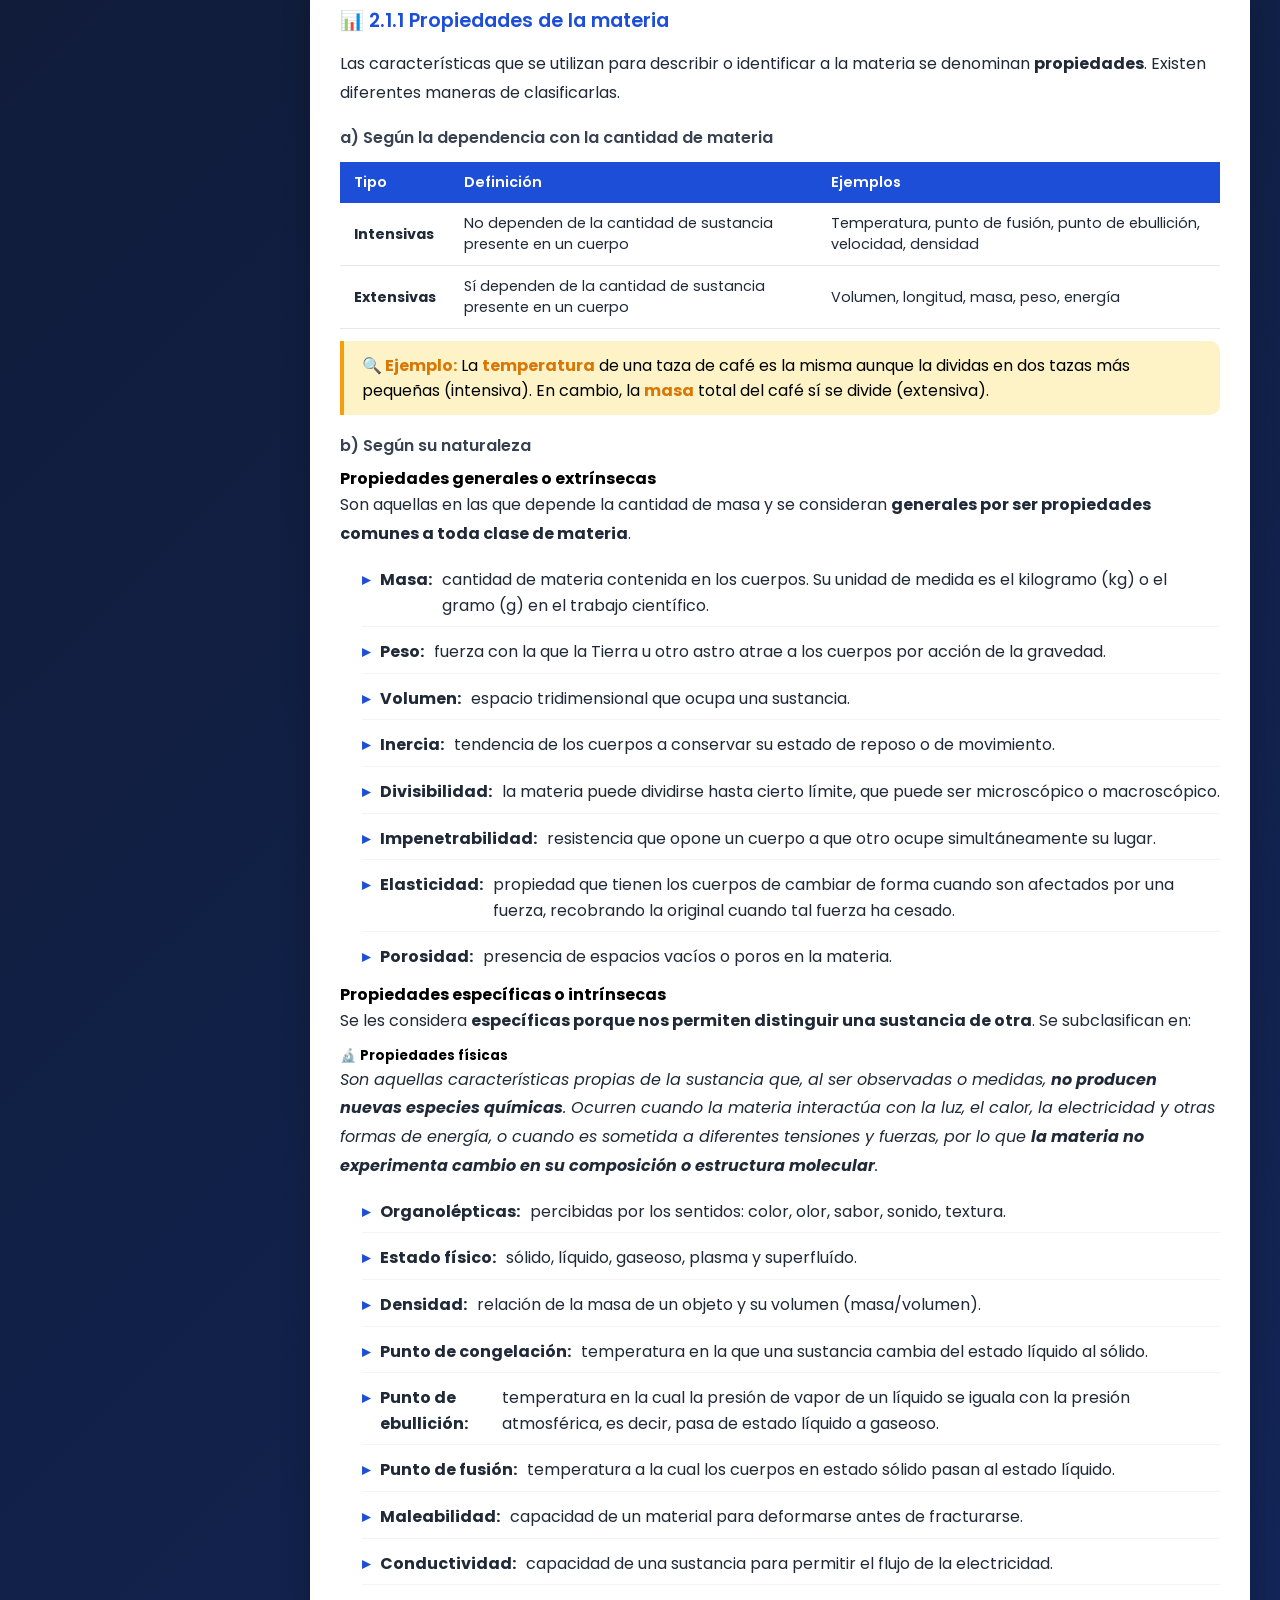
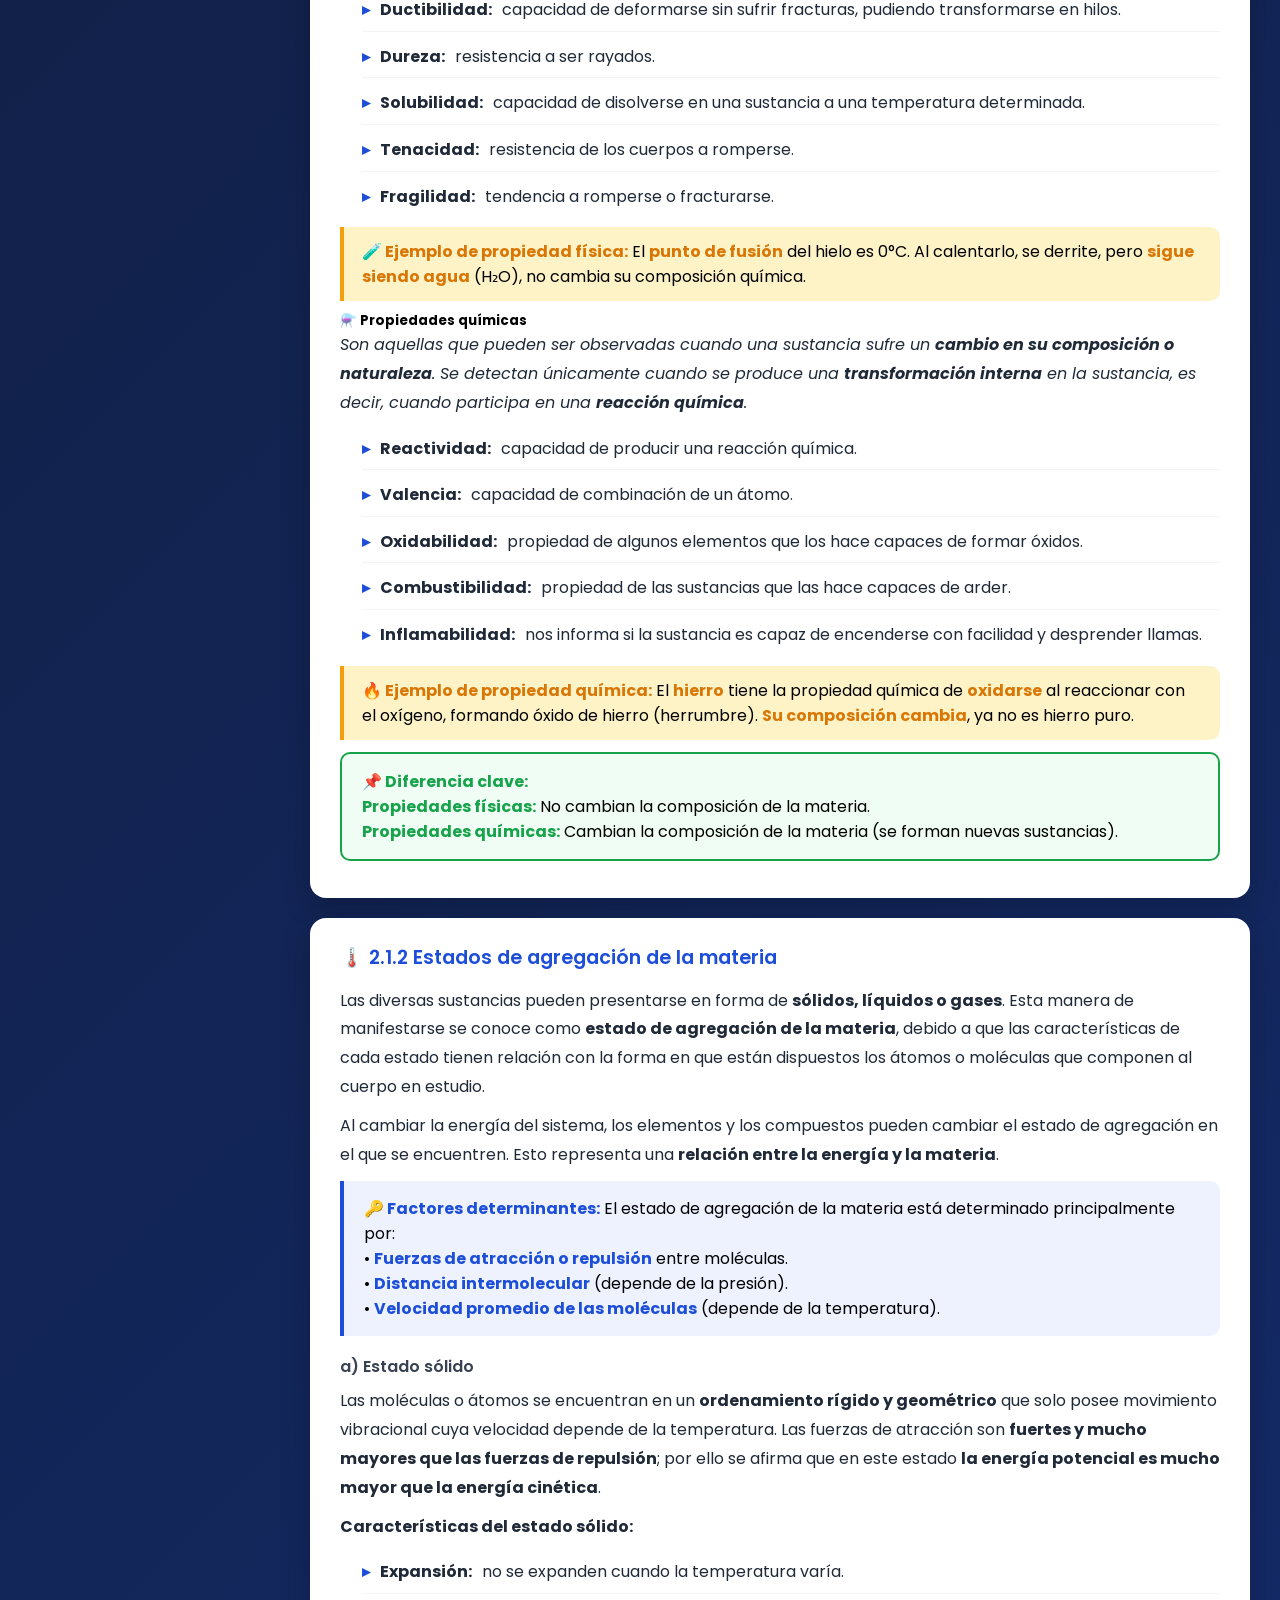
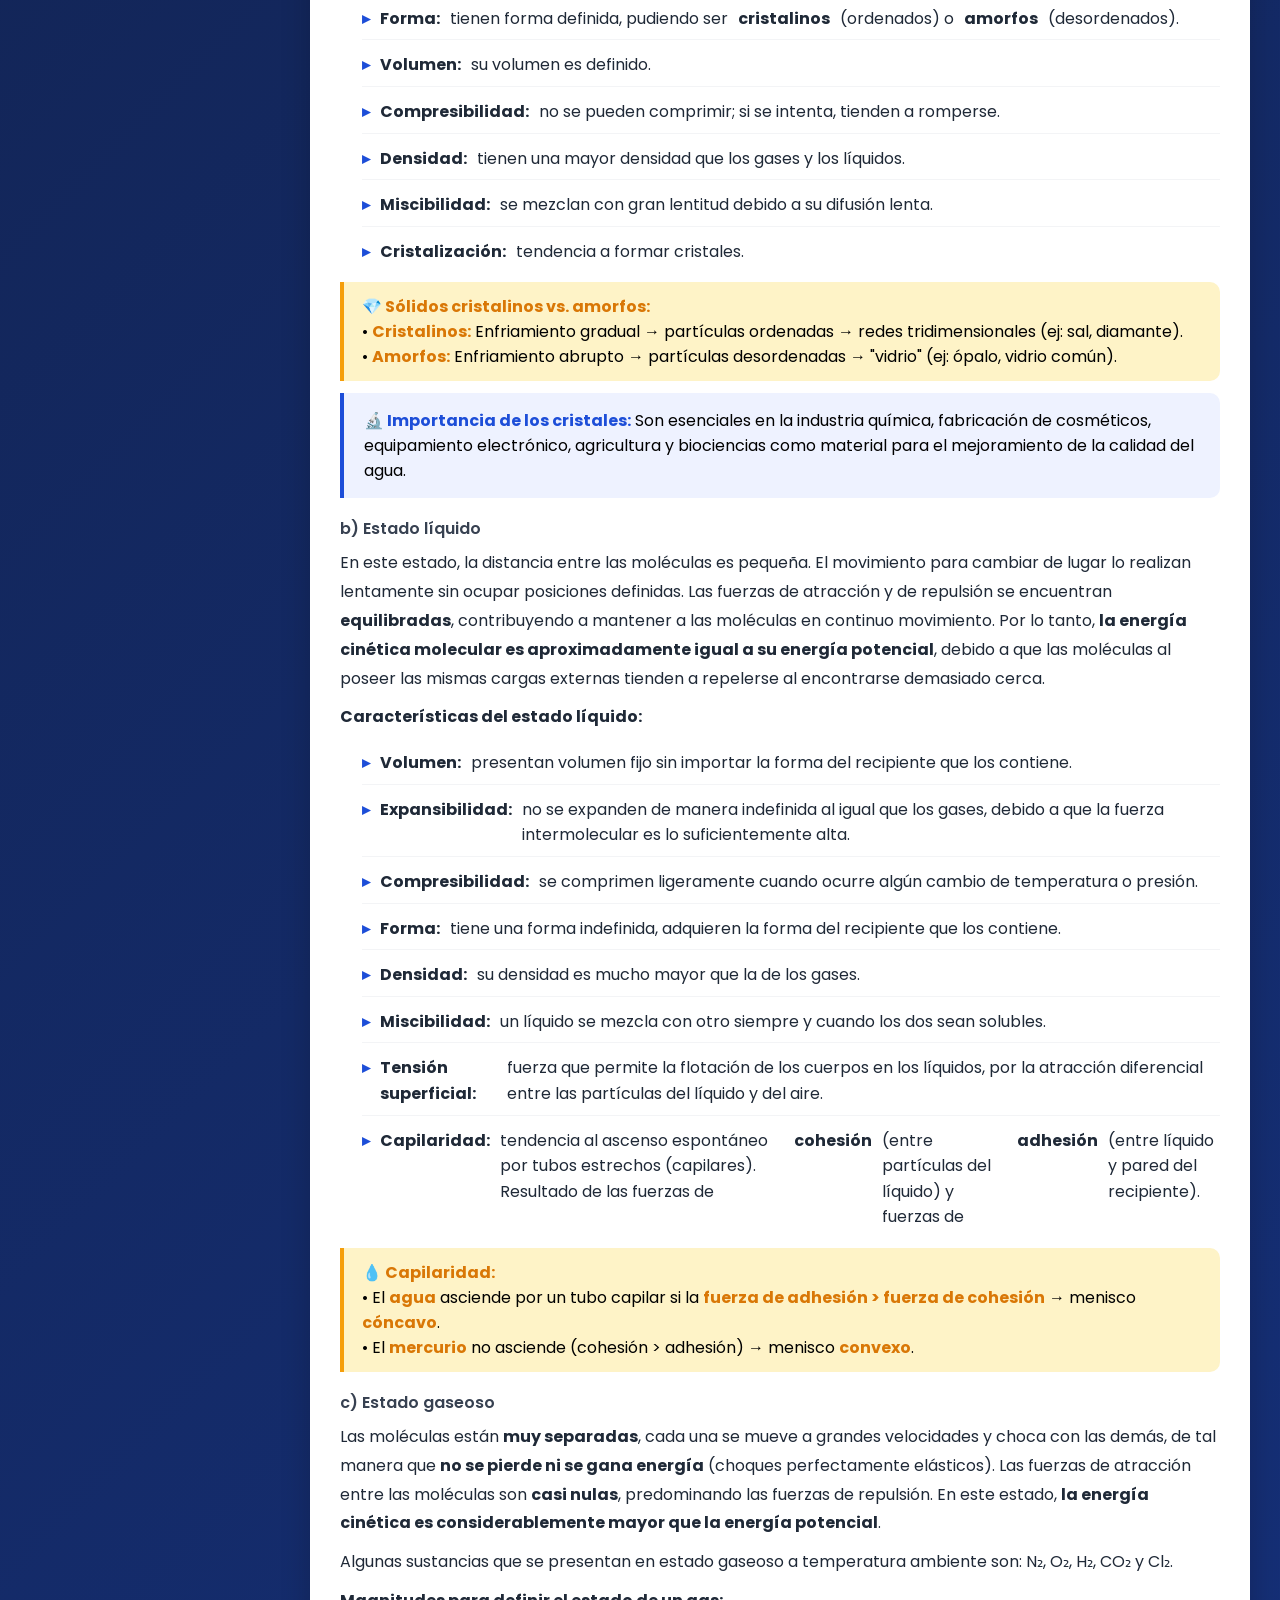
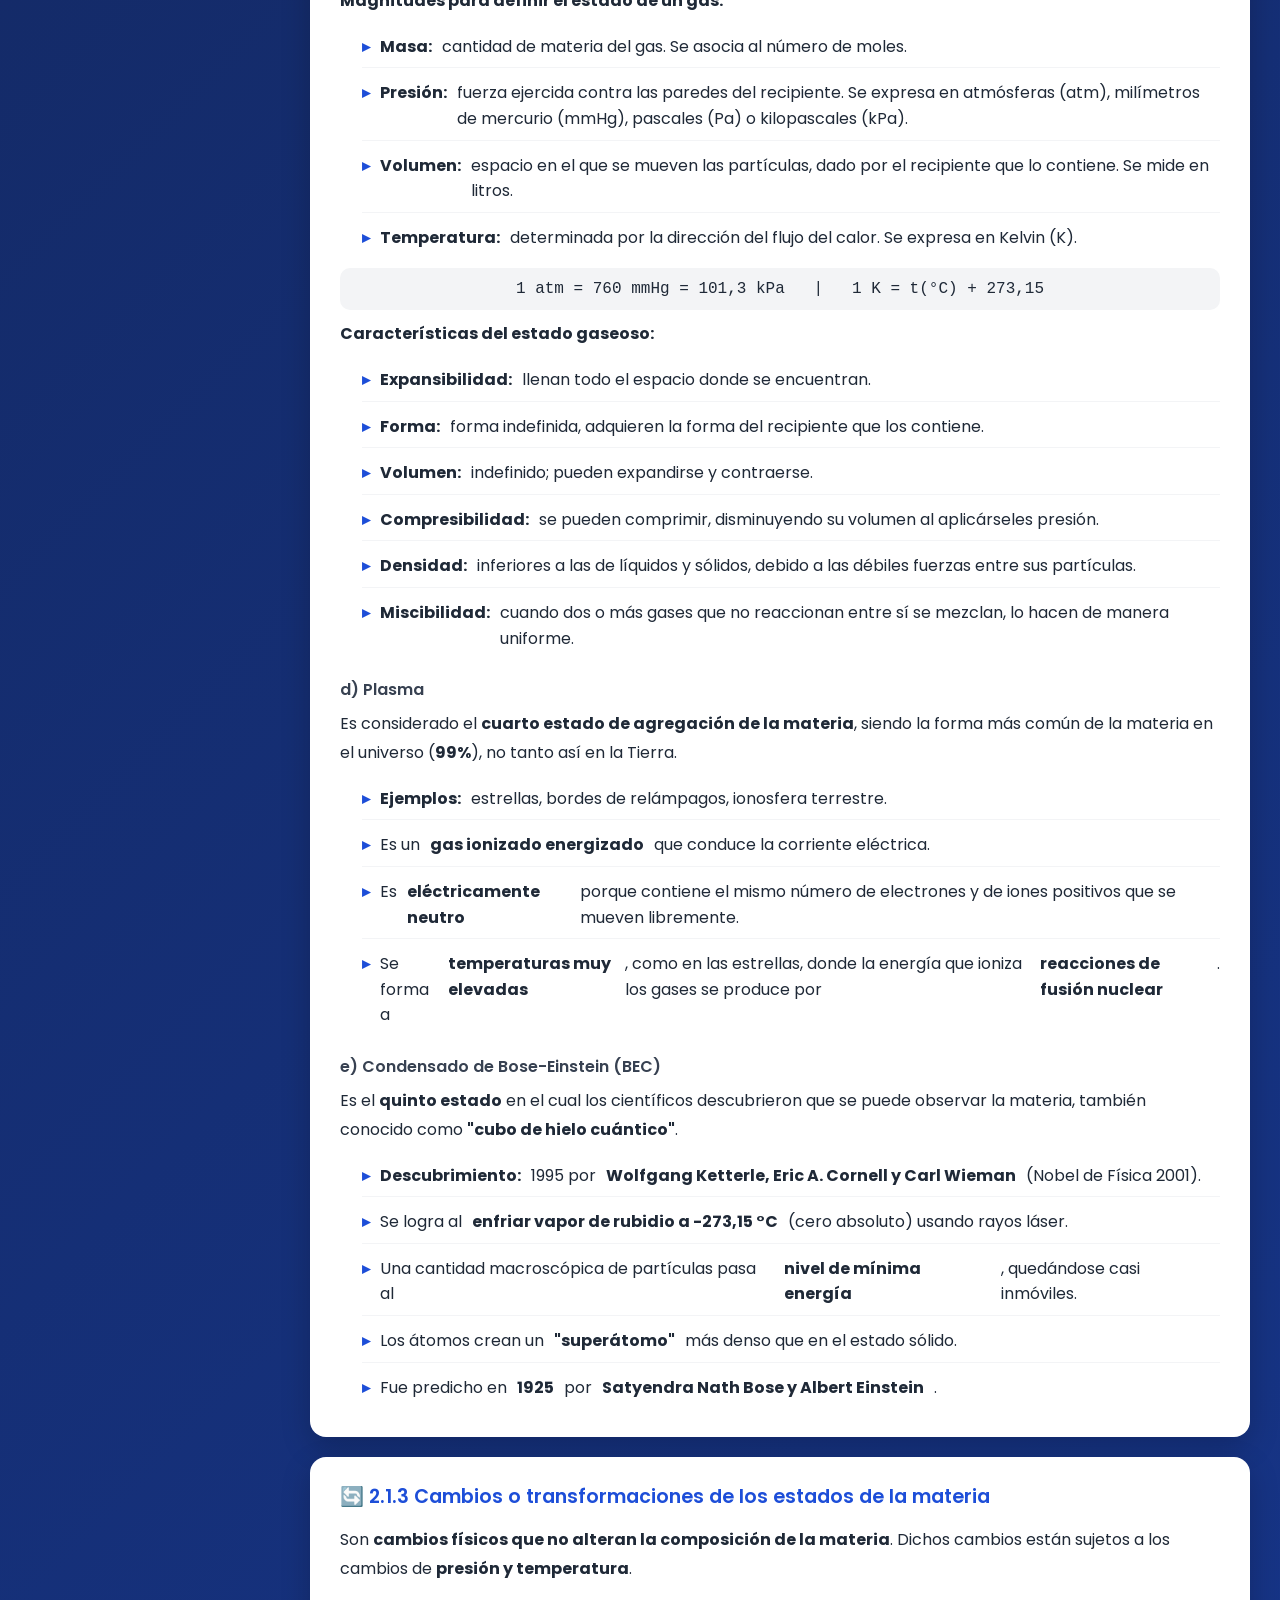
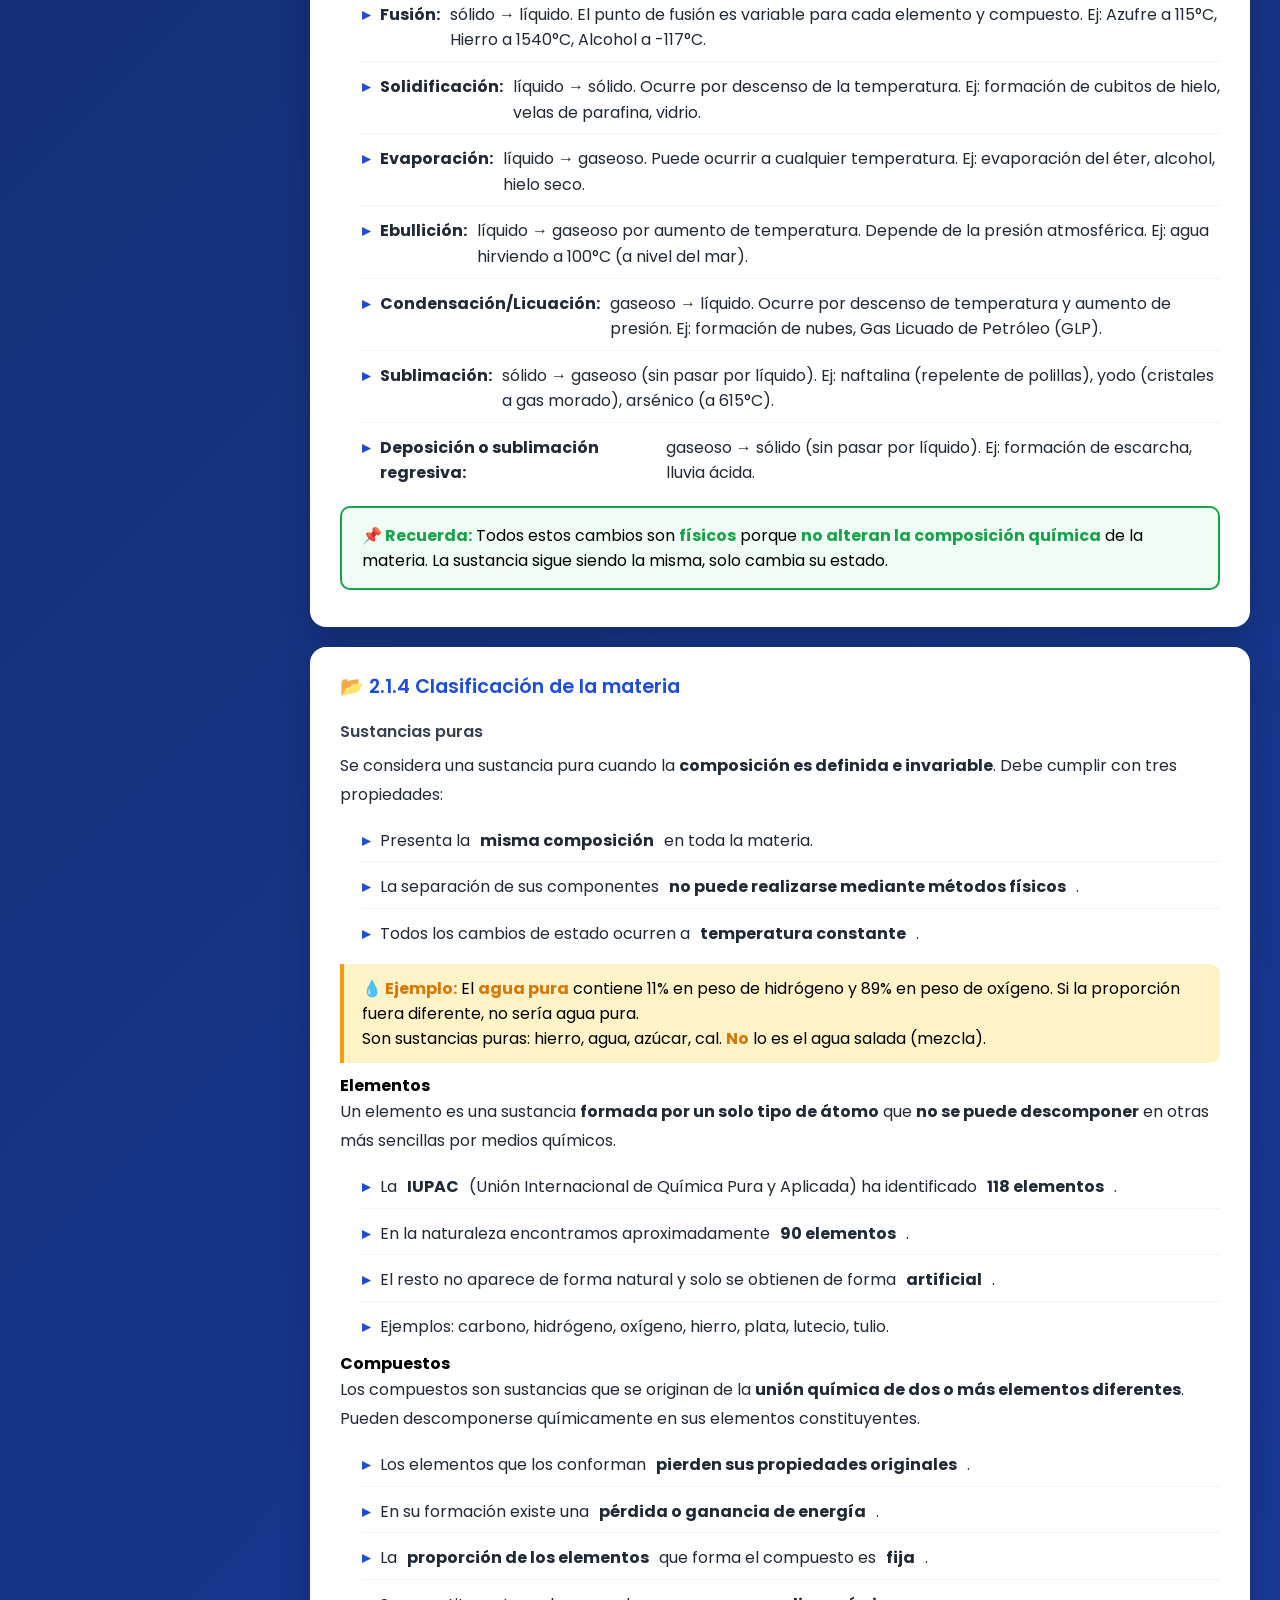
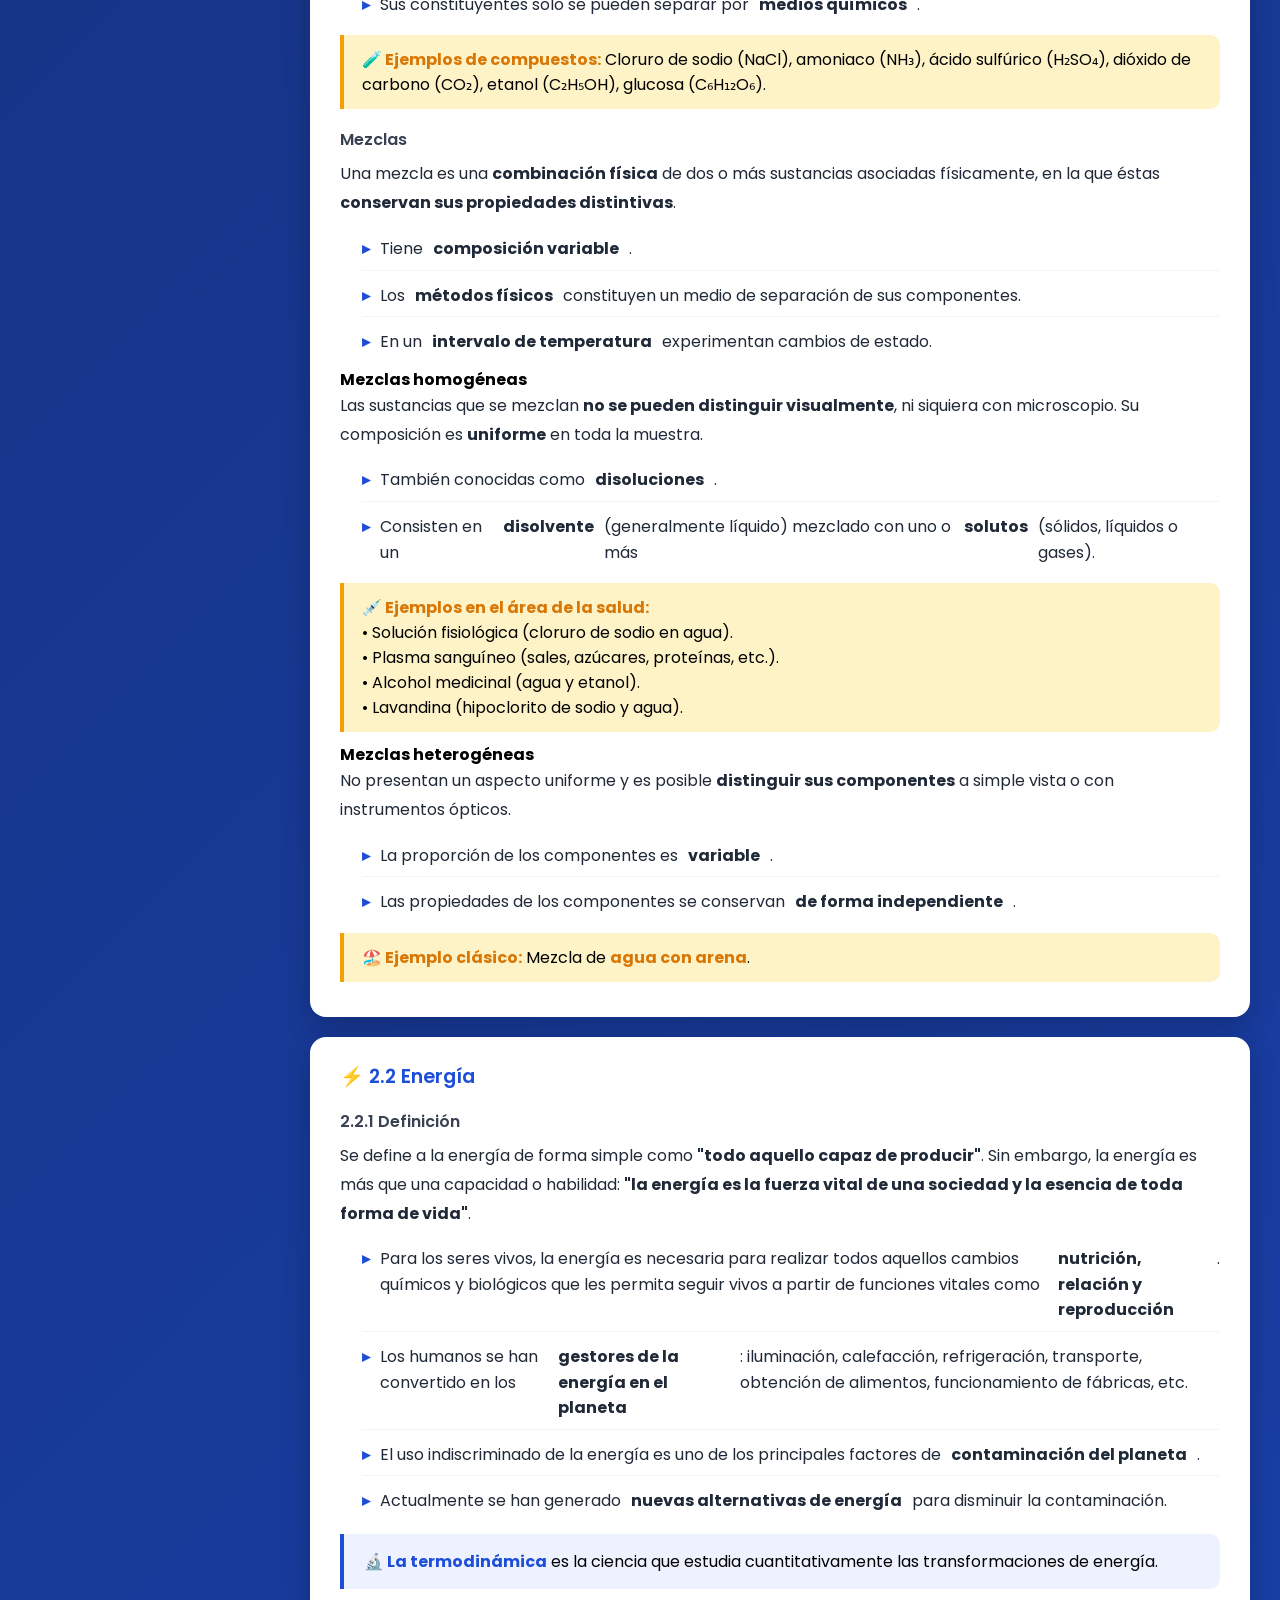
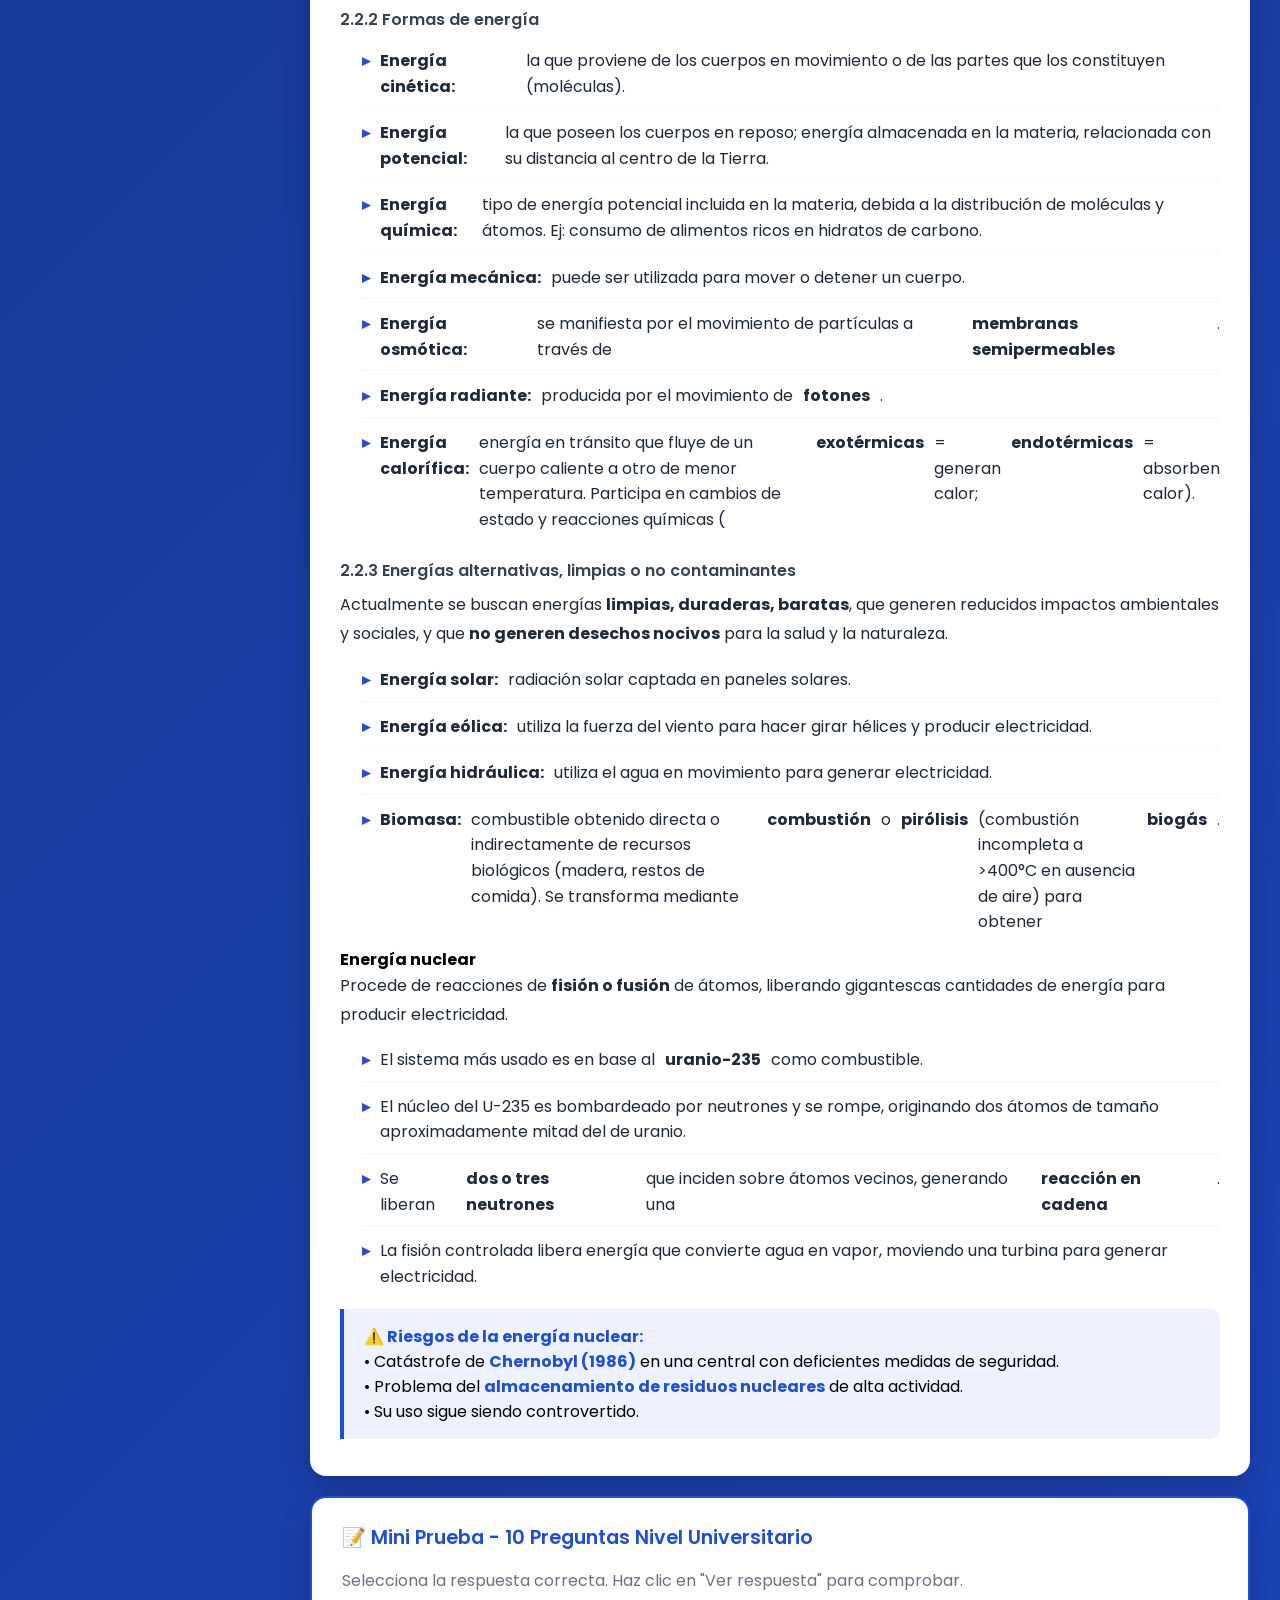
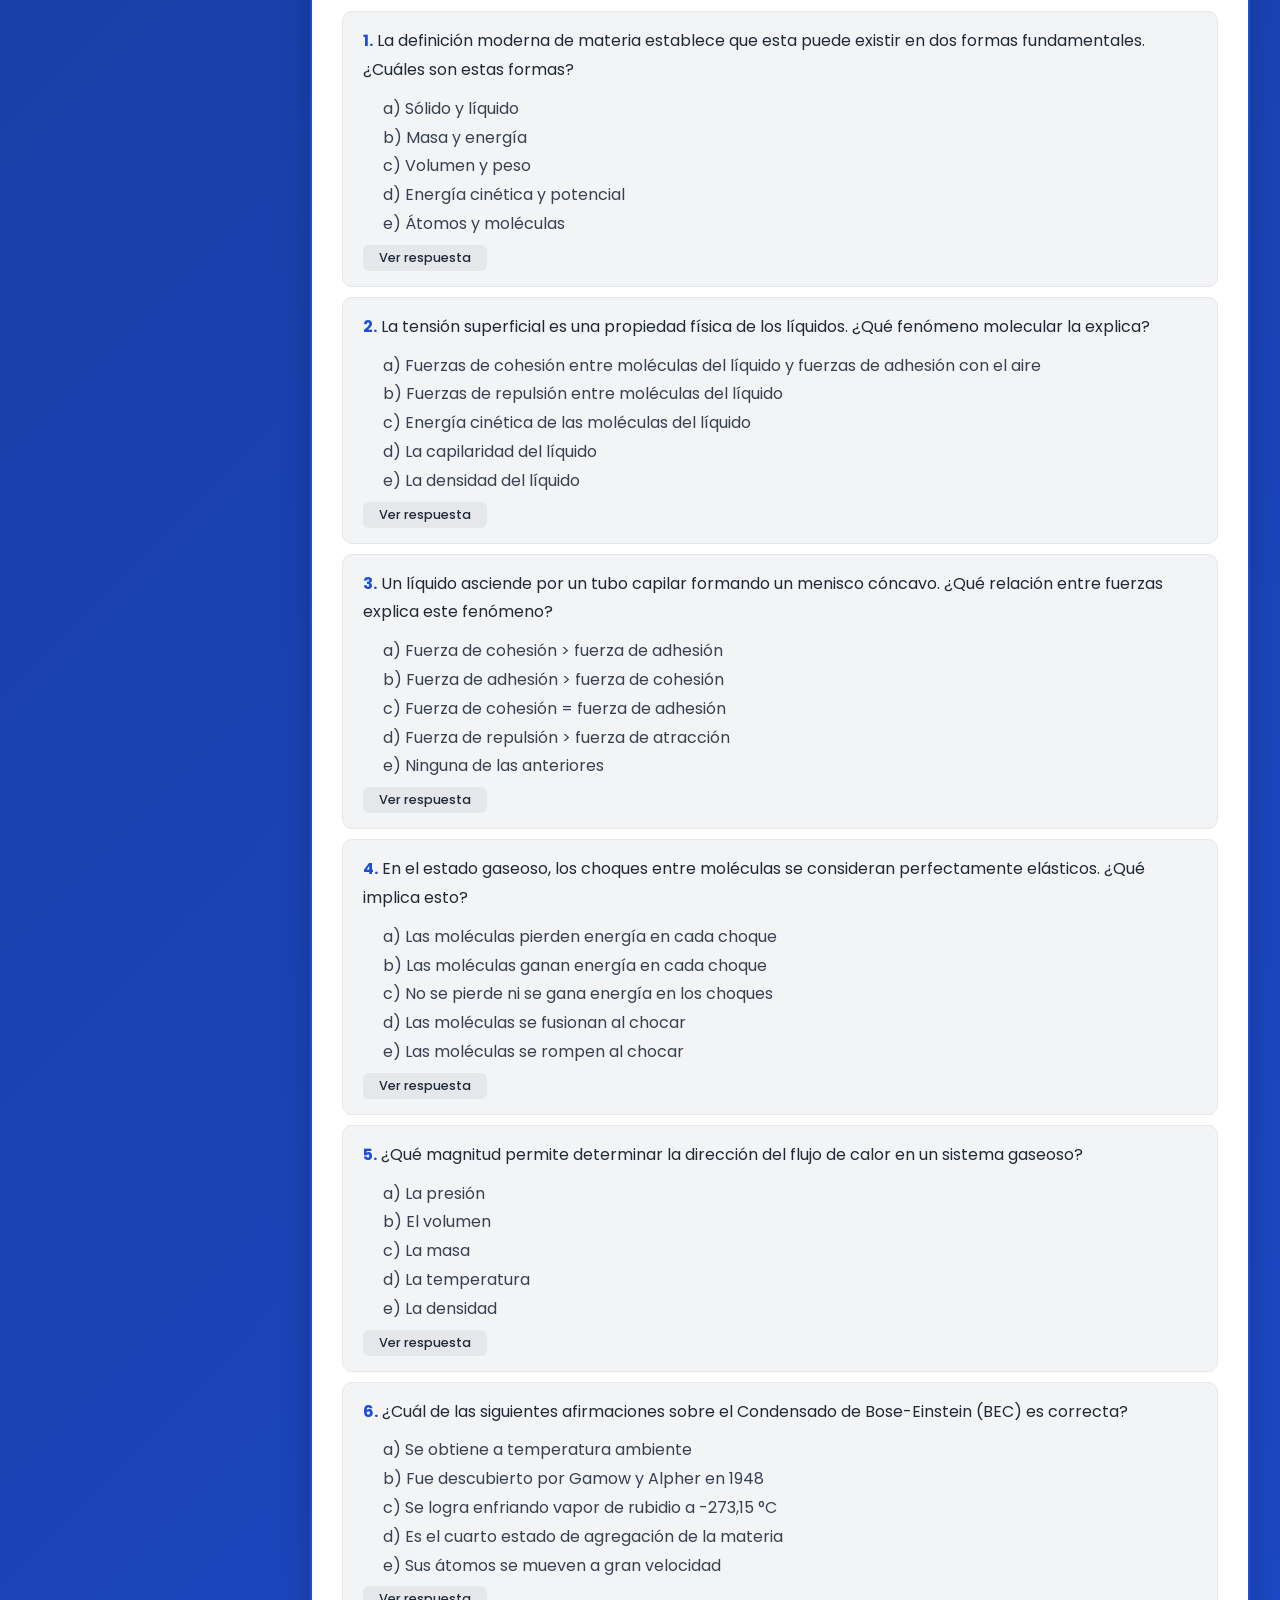
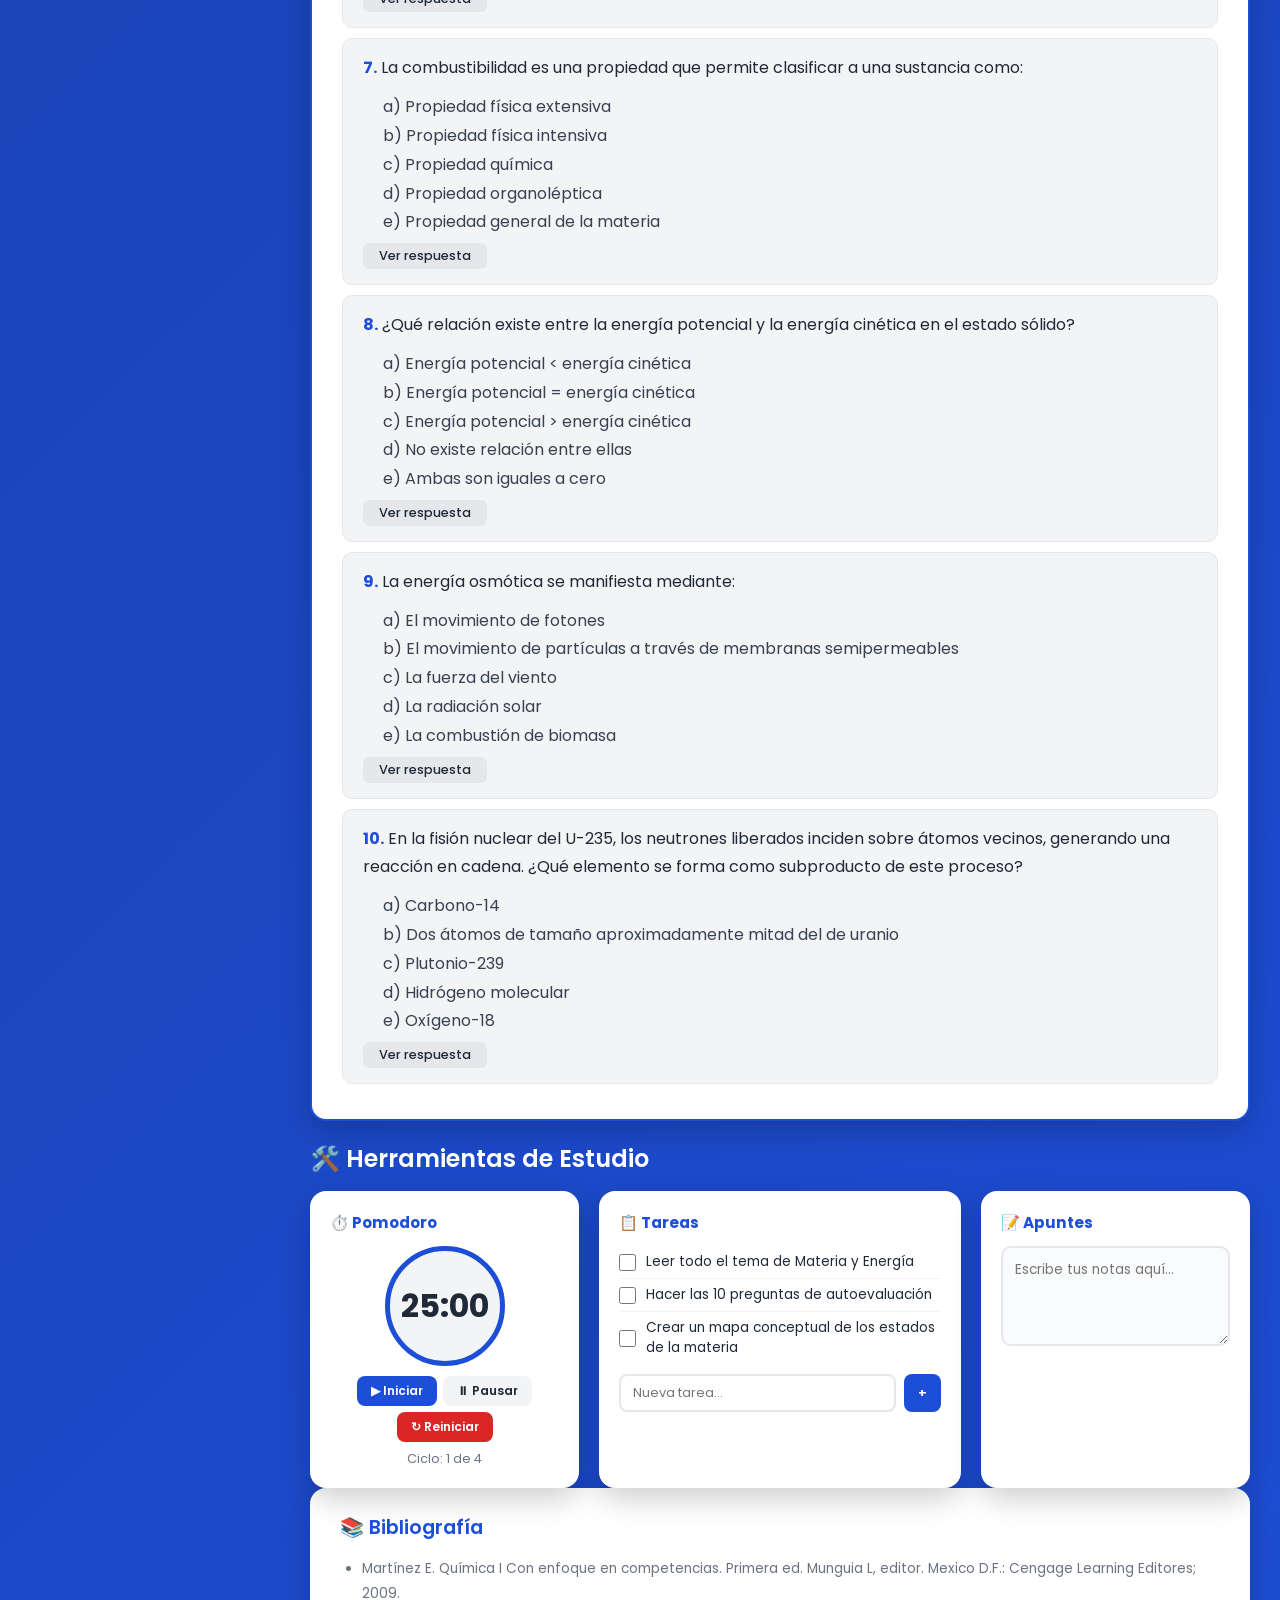
<file: temas pa estudiar/QuimicaTema2.html>
<!DOCTYPE html>
<html lang="es">
<head>
    <meta charset="UTF-8">
    <meta name="viewport" content="width=device-width, initial-scale=1.0">
    <title>Química - Materia y Energía | Sistema Preuniversitario</title>
    
    <link href="https://fonts.googleapis.com/css2?family=Poppins:wght@300;400;600;700;800&display=swap" rel="stylesheet">
    
    <style>
        /* ===== RESET Y VARIABLES ===== */
        * {
            margin: 0;
            padding: 0;
            box-sizing: border-box;
        }

        :root {
            --primary: #1d4ed8;
            --primary-dark: #1e3a8a;
            --primary-light: #3b82f6;
            --primary-bg: #eef2ff;
            --success: #16a34a;
            --danger: #dc2626;
            --warning: #f59e0b;
            --gray: #6b7280;
            --gray-light: #e5e7eb;
            --gray-bg: #f3f4f6;
            --text-dark: #1f2937;
            --text-medium: #374151;
            --text-light: #6b7280;
            --bg-white: #ffffff;
            --shadow-lg: 0 10px 30px rgba(0,0,0,0.2);
            --radius-lg: 16px;
            --sidebar-width: 280px;
        }

        body {
            font-family: 'Poppins', sans-serif;
            background: linear-gradient(135deg, #0f172a, #1d4ed8);
            min-height: 100vh;
            display: flex;
        }

        /* ===== SIDEBAR ===== */
        .sidebar {
            width: var(--sidebar-width);
            height: 100vh;
            position: sticky;
            top: 0;
            background: rgba(15, 23, 42, 0.95);
            backdrop-filter: blur(12px);
            -webkit-backdrop-filter: blur(12px);
            border-right: 1px solid rgba(255, 255, 255, 0.1);
            padding: 25px 20px;
            overflow-y: auto;
            flex-shrink: 0;
            display: flex;
            flex-direction: column;
            z-index: 100;
        }

        .sidebar-brand {
            display: flex;
            align-items: center;
            gap: 12px;
            padding-bottom: 20px;
            border-bottom: 1px solid rgba(255, 255, 255, 0.1);
            margin-bottom: 20px;
        }

        .sidebar-brand .logo {
            width: 40px;
            height: 40px;
            background: var(--primary);
            border-radius: 10px;
            display: flex;
            align-items: center;
            justify-content: center;
            font-size: 1.4rem;
            color: white;
            font-weight: 700;
        }

        .sidebar-brand h2 {
            color: white;
            font-size: 1rem;
            font-weight: 600;
        }

        .sidebar-brand span {
            color: var(--primary-light);
        }

        .sidebar-nav {
            flex: 1;
        }

        .sidebar-nav .nav-label {
            color: rgba(255, 255, 255, 0.4);
            font-size: 0.65rem;
            text-transform: uppercase;
            letter-spacing: 1.5px;
            font-weight: 600;
            padding: 15px 0 8px 0;
        }

        .sidebar-nav a {
            display: flex;
            align-items: center;
            gap: 12px;
            padding: 10px 14px;
            color: rgba(255, 255, 255, 0.7);
            text-decoration: none;
            border-radius: 10px;
            transition: all 0.3s ease;
            font-size: 0.85rem;
            font-weight: 400;
            margin-bottom: 2px;
            position: relative;
        }

        .sidebar-nav a:hover {
            background: rgba(255, 255, 255, 0.08);
            color: white;
        }

        .sidebar-nav a.active {
            background: rgba(29, 78, 216, 0.3);
            color: white;
            font-weight: 500;
        }

        .sidebar-nav a.active::before {
            content: '';
            position: absolute;
            left: 0;
            top: 10%;
            height: 80%;
            width: 3px;
            background: var(--primary-light);
            border-radius: 0 3px 3px 0;
        }

        .sidebar-nav a .icon {
            font-size: 1.2rem;
            width: 24px;
            text-align: center;
        }

        .sidebar-nav a .badge-nav {
            margin-left: auto;
            background: rgba(255, 255, 255, 0.1);
            padding: 1px 10px;
            border-radius: 12px;
            font-size: 0.6rem;
            color: rgba(255, 255, 255, 0.6);
        }

        .sidebar-footer {
            padding-top: 20px;
            border-top: 1px solid rgba(255, 255, 255, 0.08);
            font-size: 0.7rem;
            color: rgba(255, 255, 255, 0.3);
            text-align: center;
        }

        /* ===== CONTENIDO PRINCIPAL ===== */
        .main-content {
            flex: 1;
            padding: 25px 30px;
            max-width: calc(100% - var(--sidebar-width));
            overflow-x: hidden;
        }

        .contenedor-tema {
            max-width: 1000px;
            margin: 0 auto;
        }

        /* ===== HEADER ===== */
        .tema-header {
            background: rgba(255, 255, 255, 0.10);
            backdrop-filter: blur(12px);
            -webkit-backdrop-filter: blur(12px);
            border-radius: var(--radius-lg);
            padding: 30px 35px;
            color: white;
            margin-bottom: 25px;
            border: 1px solid rgba(255, 255, 255, 0.10);
        }

        .tema-header h1 {
            font-size: 2rem;
            font-weight: 700;
            letter-spacing: -0.5px;
            margin-bottom: 6px;
        }

        .tema-header .subtitulo {
            opacity: 0.75;
            font-weight: 300;
            font-size: 1rem;
        }

        .tema-header .meta {
            margin-top: 12px;
            display: flex;
            flex-wrap: wrap;
            gap: 10px;
        }

        .badge {
            display: inline-block;
            background: var(--primary);
            color: white;
            padding: 3px 16px;
            border-radius: 20px;
            font-size: 0.7rem;
            font-weight: 600;
            text-transform: uppercase;
            letter-spacing: 0.5px;
        }

        .badge-success {
            background: var(--success);
        }

        /* ===== CARDS ===== */
        .card {
            background: var(--bg-white);
            border-radius: var(--radius-lg);
            padding: 25px 30px;
            box-shadow: var(--shadow-lg);
            margin-bottom: 20px;
            transition: transform 0.2s ease;
        }

        .card:hover {
            transform: translateY(-2px);
        }

        .card h2 {
            color: var(--primary);
            font-size: 1.2rem;
            font-weight: 600;
            margin-bottom: 15px;
            display: flex;
            align-items: center;
            gap: 10px;
        }

        .card h3 {
            color: var(--text-medium);
            font-size: 1rem;
            font-weight: 600;
            margin-top: 18px;
            margin-bottom: 8px;
        }

        .card p {
            color: var(--text-dark);
            line-height: 1.8;
            margin-bottom: 10px;
        }

        .card ul, .card ol {
            padding-left: 22px;
            color: var(--text-dark);
            line-height: 1.8;
        }

        .card ul li, .card ol li {
            margin-bottom: 4px;
        }

        /* ===== COMPONENTES DE CONTENIDO ===== */
        .concepto-clave {
            background: var(--primary-bg);
            border-left: 4px solid var(--primary);
            padding: 15px 20px;
            border-radius: 0 10px 10px 0;
            margin: 12px 0;
        }

        .concepto-clave strong {
            color: var(--primary);
        }

        .ejemplo {
            background: #fef3c7;
            border-left: 4px solid var(--warning);
            padding: 12px 18px;
            border-radius: 0 10px 10px 0;
            margin: 10px 0;
        }

        .ejemplo strong {
            color: #d97706;
        }

        .cuadro-resumen {
            background: #f0fdf4;
            border: 2px solid var(--success);
            border-radius: 10px;
            padding: 15px 20px;
            margin: 12px 0;
        }

        .cuadro-resumen strong {
            color: var(--success);
        }

        .formula {
            background: var(--gray-bg);
            padding: 12px 20px;
            border-radius: 10px;
            text-align: center;
            font-size: 1rem;
            margin: 10px 0;
            font-family: 'Courier New', monospace;
            color: var(--text-dark);
        }

        .tabla-propiedades {
            width: 100%;
            border-collapse: collapse;
            margin: 12px 0;
            font-size: 0.9rem;
        }

        .tabla-propiedades th {
            background: var(--primary);
            color: white;
            padding: 10px 14px;
            text-align: left;
            font-weight: 600;
        }

        .tabla-propiedades td {
            padding: 10px 14px;
            border-bottom: 1px solid var(--gray-light);
            color: var(--text-dark);
        }

        .tabla-propiedades tr:hover td {
            background: var(--gray-bg);
        }

        .lista-estados {
            list-style: none;
            padding: 0;
        }

        .lista-estados li {
            padding: 8px 0;
            border-bottom: 1px solid var(--gray-bg);
            display: flex;
            align-items: flex-start;
            gap: 10px;
            color: var(--text-dark);
            line-height: 1.6;
        }

        .lista-estados li::before {
            content: "▸";
            color: var(--primary);
            font-weight: bold;
            flex-shrink: 0;
        }

        .lista-estados li:last-child {
            border-bottom: none;
        }

        /* ===== PREGUNTAS ===== */
        .pregunta {
            background: var(--gray-bg);
            padding: 15px 20px;
            border-radius: 10px;
            margin: 10px 0;
            border: 1px solid var(--gray-light);
        }

        .pregunta strong {
            color: var(--primary);
        }

        .pregunta .opciones {
            margin-top: 8px;
            padding-left: 20px;
            color: var(--text-medium);
            line-height: 1.8;
        }

        .pregunta .respuesta {
            background: #dcfce7;
            padding: 8px 15px;
            border-radius: 6px;
            margin-top: 8px;
            display: none;
            border-left: 3px solid var(--success);
            color: var(--text-dark);
        }

        .pregunta .respuesta.mostrar {
            display: block;
        }

        .btn-ver-respuesta {
            background: var(--gray-light);
            border: none;
            padding: 4px 16px;
            border-radius: 6px;
            font-size: 0.8rem;
            cursor: pointer;
            color: var(--text-dark);
            transition: 0.3s;
            margin-top: 6px;
            font-family: 'Poppins', sans-serif;
            font-weight: 500;
        }

        .btn-ver-respuesta:hover {
            background: var(--primary);
            color: white;
        }

        /* ===== HERRAMIENTAS ===== */
        .herramientas-grid {
            display: grid;
            grid-template-columns: 1fr 1fr 1fr;
            gap: 20px;
            margin-top: 10px;
        }

        .herramienta-card {
            background: var(--bg-white);
            border-radius: var(--radius-lg);
            padding: 20px;
            box-shadow: var(--shadow-lg);
        }

        .herramienta-card h3 {
            color: var(--primary);
            font-size: 0.95rem;
            margin-bottom: 12px;
            display: flex;
            align-items: center;
            gap: 8px;
        }

        /* Pomodoro */
        .pomodoro-circle {
            width: 120px;
            height: 120px;
            border-radius: 50%;
            border: 5px solid var(--primary);
            display: flex;
            align-items: center;
            justify-content: center;
            font-size: 2rem;
            font-weight: 700;
            margin: 10px auto;
            color: var(--text-dark);
            background: var(--gray-bg);
        }

        .pomodoro-controls {
            display: flex;
            gap: 6px;
            justify-content: center;
            flex-wrap: wrap;
        }

        .pomodoro-controls .btn {
            padding: 6px 14px;
            border: none;
            border-radius: 8px;
            font-weight: 600;
            cursor: pointer;
            font-size: 0.75rem;
            font-family: 'Poppins', sans-serif;
            transition: 0.3s;
        }

        .btn-primary {
            background: var(--primary);
            color: white;
        }
        .btn-primary:hover {
            background: var(--primary-dark);
        }

        .btn-secondary {
            background: var(--gray-bg);
            color: var(--text-dark);
        }
        .btn-secondary:hover {
            background: var(--gray-light);
        }

        .btn-danger {
            background: var(--danger);
            color: white;
        }
        .btn-danger:hover {
            background: #b91c1c;
        }

        .btn-success {
            background: var(--success);
            color: white;
        }
        .btn-success:hover {
            background: #15803d;
        }

        .pomodoro-info {
            text-align: center;
            font-size: 0.8rem;
            color: var(--text-light);
            margin-top: 8px;
        }

        /* Tareas */
        .task-list {
            list-style: none;
            padding: 0;
            margin: 8px 0;
        }

        .task-item {
            display: flex;
            align-items: center;
            gap: 10px;
            padding: 6px 0;
            border-bottom: 1px solid var(--gray-bg);
        }

        .task-item:last-child {
            border-bottom: none;
        }

        .task-item input[type="checkbox"] {
            width: 17px;
            height: 17px;
            accent-color: var(--primary);
            cursor: pointer;
            flex-shrink: 0;
        }

        .task-item span {
            color: var(--text-dark);
            font-size: 0.85rem;
            word-break: break-word;
        }

        .task-item.completed span {
            text-decoration: line-through;
            color: var(--text-light);
        }

        .task-input-group {
            display: flex;
            gap: 8px;
            margin-top: 10px;
        }

        .task-input-group input {
            flex: 1;
            padding: 8px 12px;
            border: 2px solid var(--gray-light);
            border-radius: 8px;
            font-size: 0.8rem;
            outline: none;
            font-family: 'Poppins', sans-serif;
            transition: 0.3s;
        }

        .task-input-group input:focus {
            border-color: var(--primary);
        }

        .task-input-group .btn {
            padding: 8px 14px;
            border: none;
            border-radius: 8px;
            font-weight: 600;
            cursor: pointer;
            font-size: 0.8rem;
            font-family: 'Poppins', sans-serif;
            background: var(--primary);
            color: white;
            transition: 0.3s;
        }

        .task-input-group .btn:hover {
            background: var(--primary-dark);
        }

        /* Notas */
        .notas-card textarea {
            width: 100%;
            min-height: 100px;
            padding: 12px;
            border: 2px solid var(--gray-light);
            border-radius: 10px;
            font-size: 0.85rem;
            resize: vertical;
            outline: none;
            font-family: 'Poppins', sans-serif;
            background: #fafbfc;
            color: var(--text-dark);
            transition: 0.3s;
        }

        .notas-card textarea:focus {
            border-color: var(--primary);
        }

        /* ===== FOOTER ===== */
        .tema-footer {
            text-align: center;
            color: rgba(255, 255, 255, 0.5);
            padding: 30px 0 10px;
            font-size: 0.8rem;
            font-weight: 300;
            border-top: 1px solid rgba(255, 255, 255, 0.05);
            margin-top: 20px;
        }

        /* ===== SCROLLBAR ===== */
        .sidebar::-webkit-scrollbar {
            width: 4px;
        }

        .sidebar::-webkit-scrollbar-track {
            background: transparent;
        }

        .sidebar::-webkit-scrollbar-thumb {
            background: rgba(255, 255, 255, 0.2);
            border-radius: 4px;
        }

        /* ===== RESPONSIVE ===== */
        @media (max-width: 1024px) {
            :root {
                --sidebar-width: 240px;
            }
            .herramientas-grid {
                grid-template-columns: 1fr 1fr;
            }
        }

        @media (max-width: 768px) {
            body {
                flex-direction: column;
            }

            .sidebar {
                width: 100%;
                height: auto;
                position: relative;
                padding: 15px 20px;
                border-right: none;
                border-bottom: 1px solid rgba(255, 255, 255, 0.1);
                flex-direction: row;
                flex-wrap: wrap;
                align-items: center;
            }

            .sidebar-brand {
                padding-bottom: 0;
                border-bottom: none;
                margin-bottom: 0;
                flex: 0 0 auto;
            }

            .sidebar-nav {
                display: flex;
                flex-wrap: wrap;
                gap: 4px;
                flex: 1;
                padding: 0 10px;
            }

            .sidebar-nav .nav-label {
                display: none;
            }

            .sidebar-nav a {
                padding: 6px 12px;
                font-size: 0.7rem;
                gap: 4px;
            }

            .sidebar-nav a .icon {
                font-size: 1rem;
                width: 20px;
            }

            .sidebar-nav a .badge-nav {
                display: none;
            }

            .sidebar-footer {
                display: none;
            }

            .main-content {
                max-width: 100%;
                padding: 15px;
            }

            .tema-header {
                padding: 20px;
            }

            .tema-header h1 {
                font-size: 1.4rem;
            }

            .card {
                padding: 18px;
            }

            .herramientas-grid {
                grid-template-columns: 1fr;
            }

            .tabla-propiedades {
                display: block;
                overflow-x: auto;
                font-size: 0.75rem;
            }

            .tabla-propiedades th,
            .tabla-propiedades td {
                padding: 6px 10px;
                min-width: 70px;
            }
        }

        @media (max-width: 480px) {
            .sidebar-nav a {
                font-size: 0.6rem;
                padding: 4px 8px;
            }

            .sidebar-nav a .icon {
                font-size: 0.8rem;
                width: 16px;
            }

            .tema-header h1 {
                font-size: 1.1rem;
            }

            .card {
                padding: 12px;
            }

            .pomodoro-circle {
                width: 90px;
                height: 90px;
                font-size: 1.5rem;
            }
        }
        /* ===== MEJORAS DE LEGIBILIDAD EN MÓVIL ===== */

/* Tablets y móviles */
@media (max-width: 768px) {
    /* Aumentamos el tamaño base del texto */
    body {
        font-size: 16px; /* Base más grande */
    }

    /* Contenido principal: más ancho y cómodo */
    .main-content {
        padding: 12px 15px;
    }

    /* Cards con más padding para respirar */
    .card {
        padding: 20px 18px;
        border-radius: 14px;
    }

    /* Títulos más grandes y legibles */
    .tema-header h1 {
        font-size: 1.6rem;
        line-height: 1.2;
    }

    .tema-header .subtitulo {
        font-size: 0.95rem;
    }

    .card h2 {
        font-size: 1.2rem;
    }

    .card h3 {
        font-size: 1.05rem;
        margin-top: 18px;
    }

    .card h4 {
        font-size: 0.95rem;
    }

    .card h5 {
        font-size: 0.9rem;
    }

    /* Párrafos con tamaño cómodo */
    .card p {
        font-size: 0.95rem;
        line-height: 1.8;
        margin-bottom: 12px;
    }

    /* Listas más legibles */
    .card ul, .card ol {
        padding-left: 24px;
        font-size: 0.95rem;
        line-height: 1.8;
    }

    .card ul li, .card ol li {
        margin-bottom: 6px;
    }

    /* Listas con estilo (▸) */
    .lista-estados li {
        font-size: 0.92rem;
        padding: 7px 0;
        gap: 10px;
        line-height: 1.7;
    }

    /* Conceptos clave, ejemplos y resúmenes */
    .concepto-clave {
        font-size: 0.95rem;
        padding: 14px 18px;
        margin: 12px 0;
        line-height: 1.7;
    }

    .ejemplo {
        font-size: 0.95rem;
        padding: 12px 16px;
        margin: 12px 0;
        line-height: 1.7;
    }

    .cuadro-resumen {
        font-size: 0.95rem;
        padding: 14px 18px;
        margin: 12px 0;
        line-height: 1.7;
    }

    /* Fórmulas */
    .formula {
        font-size: 0.95rem;
        padding: 12px 16px;
        margin: 12px 0;
        word-break: break-word;
    }

    /* Tablas: scroll horizontal pero texto legible */
    .tabla-propiedades {
        font-size: 0.85rem;
        display: block;
        overflow-x: auto;
        -webkit-overflow-scrolling: touch;
    }

    .tabla-propiedades th,
    .tabla-propiedades td {
        padding: 10px 14px;
        min-width: 100px;
        white-space: normal; /* Permite que el texto haga wrap */
        word-break: break-word;
    }

    /* Preguntas */
    .pregunta {
        padding: 14px 18px;
        margin: 12px 0;
    }

    .pregunta p {
        font-size: 0.95rem;
        line-height: 1.6;
    }

    .pregunta .opciones {
        font-size: 0.92rem;
        padding-left: 18px;
        line-height: 1.8;
    }

    .pregunta .respuesta {
        font-size: 0.92rem;
        padding: 10px 16px;
        line-height: 1.6;
    }

    .btn-ver-respuesta {
        font-size: 0.8rem;
        padding: 6px 16px;
    }

    /* Badges */
    .badge {
        font-size: 0.7rem;
        padding: 3px 14px;
    }

    /* Tareas */
    .task-item {
        font-size: 0.92rem;
        padding: 8px 0;
    }

    .task-item input[type="checkbox"] {
        width: 20px;
        height: 20px;
        flex-shrink: 0;
    }

    .task-input-group input {
        font-size: 0.92rem;
        padding: 10px 14px;
    }

    .task-input-group .btn {
        font-size: 0.92rem;
        padding: 10px 16px;
    }

    /* Notas */
    .notas-card textarea {
        font-size: 0.92rem;
        padding: 12px 14px;
        min-height: 120px;
    }

    /* Pomodoro */
    .pomodoro-circle {
        width: 140px;
        height: 140px;
        font-size: 2.2rem;
        border-width: 5px;
    }

    .pomodoro-controls .btn {
        padding: 8px 16px;
        font-size: 0.8rem;
    }

    .pomodoro-info {
        font-size: 0.9rem;
    }

    /* Footer */
    .tema-footer {
        font-size: 0.8rem;
        padding: 20px 0 10px;
    }
}

/* ===== MÓVILES MUY PEQUEÑOS (menos de 420px) ===== */
@media (max-width: 420px) {
    .main-content {
        padding: 8px 10px;
    }

    .card {
        padding: 16px 14px;
    }

    .tema-header {
        padding: 16px 18px;
    }

    .tema-header h1 {
        font-size: 1.3rem;
    }

    .card p {
        font-size: 0.9rem;
        line-height: 1.7;
    }

    .card ul, .card ol {
        font-size: 0.9rem;
        padding-left: 20px;
    }

    .lista-estados li {
        font-size: 0.88rem;
        padding: 6px 0;
    }

    .concepto-clave,
    .ejemplo,
    .cuadro-resumen {
        font-size: 0.9rem;
        padding: 12px 14px;
    }

    .formula {
        font-size: 0.9rem;
        padding: 10px 12px;
    }

    .tabla-propiedades {
        font-size: 0.78rem;
    }

    .tabla-propiedades th,
    .tabla-propiedades td {
        padding: 8px 10px;
        min-width: 80px;
    }

    .pregunta {
        padding: 12px 14px;
    }

    .pregunta p {
        font-size: 0.9rem;
    }

    .pregunta .opciones {
        font-size: 0.88rem;
        padding-left: 14px;
    }

    .pregunta .respuesta {
        font-size: 0.88rem;
        padding: 8px 12px;
    }

    .pomodoro-circle {
        width: 110px;
        height: 110px;
        font-size: 1.8rem;
    }
}
    </style>
</head>
<body>
    <!-- ===== SIDEBAR ===== -->
    <aside class="sidebar" role="navigation" aria-label="Navegación principal">
        <div class="sidebar-brand">
            <div class="logo">🧪</div>
            <h2>Química <span>PSA</span></h2>
        </div>

        <nav class="sidebar-nav">
            <div class="nav-label">Contenido</div>
            <a href="#introduccion" class="active">
                <span class="icon">📖</span> Introducción
            </a>
            <a href="#materia">
                <span class="icon">⚛️</span> Materia
            </a>
            <a href="#propiedades">
                <span class="icon">📊</span> Propiedades
            </a>
            <a href="#estados">
                <span class="icon">🌡️</span> Estados
            </a>
            <a href="#cambios">
                <span class="icon">🔄</span> Cambios de estado
            </a>
            <a href="#clasificacion">
                <span class="icon">📂</span> Clasificación
            </a>
            <a href="#energia">
                <span class="icon">⚡</span> Energía
            </a>
            <a href="#prueba">
                <span class="icon">📝</span> Mini Prueba
                <span class="badge-nav">10</span>
            </a>
            <a href="#herramientas">
                <span class="icon">🛠️</span> Herramientas
            </a>
            <a href="#bibliografia">
                <span class="icon">📚</span> Bibliografía
            </a>
        </nav>

        <div class="sidebar-footer">
            Sistema Preuniversitario
        </div>
    </aside>

    <!-- ===== CONTENIDO PRINCIPAL ===== -->
    <main class="main-content">
        <div class="contenedor-tema">

            <!-- ===== HEADER ===== -->
            <header class="tema-header" id="introduccion">
                <h1>🧪 Materia y Energía</h1>
                <p class="subtitulo">Continuando con la química, este tema no me hizo sufrir tanto como el otro... mucha historia jajajaja</p>
                <div class="meta">
                    <span class="badge">Tema 2</span>
                    <span class="badge badge-success">Materia y Energía</span>
                </div>
                <div style="margin-top: 14px; font-size: 0.9rem; opacity: 0.85;">
                    💡 <em>"Transforma la materia para sanar la vida. Cada elemento que estudias es una vida que salvarás, cada reacción un puente hacia la salud"</em>
                </div>
            </header>

            <!-- ===== INTRODUCCIÓN ===== -->
            <section class="card">
                <h2>📖 Introducción</h2>
                <p>En el anterior tema vimos cómo se originó la química hasta ser consolidada como ciencia que estudia la materia. Ahora profundizaremos en lo que se refiere a la <strong>materia y todas sus características y propiedades</strong>, también se abordará lo referente a la <strong>energía y los tipos de energía que existen</strong>, puesto que tanto energía y materia están íntimamente relacionados.</p>
                
                <div class="concepto-clave">
                    <strong>🔑 Contexto histórico:</strong> El físico estadounidense <strong>George Gamow</strong>, junto a <strong>Ralph Alpher</strong>, publicaron en 1948 el artículo <em>"El origen de los elementos químicos"</em>, que permitió fundamentar la teoría de la gran explosión <strong>"Big Bang"</strong> (anteriormente planteada por Albert Einstein), explicó la distribución actual de los elementos químicos y la radiación cósmica que se comprobó posteriormente.
                </div>
                
                <p>Gamow estuvo involucrado en el <strong>Proyecto Manhattan</strong>, ayudando a desarrollar la bomba atómica. A su vez, predijo—a diferencia de otros científicos y filósofos—que <strong>las estrellas se calientan en vez de enfriarse</strong> cuando su combustible se agota, explicando así el calentamiento progresivo del Sol como causa probable de la extinción de la vida terrestre, en base a la explicación de la <strong>Energía Estelar</strong>. También teorizó la composición del código genético, aunque de forma errónea.</p>
                
                <div class="cuadro-resumen">
                    <strong>💡 Reflexión:</strong> El estudio de la materia y la energía desde el punto de vista químico permitió, permite y permitirá dilucidar el origen del universo y predecir el futuro del mismo. Basta con ver la relación de la química y otras ciencias como la <strong>astroquímica</strong>, que ya nos permite comprender el origen de los sistemas planetarios y los elementos químicos fuera de nuestro planeta. El objetivo, beneficio o perjudicial, estará determinado por los valores de quien profundice en estos conocimientos.
                </div>
            </section>

            <!-- ===== MATERIA ===== -->
            <section class="card" id="materia">
                <h2>⚛️ 2.1 Materia</h2>
                
                <h3>Definición tradicional vs. definición actual</h3>
                
                <p><strong>Definición tradicional:</strong> "Todo aquello que tiene masa y ocupa un lugar en el espacio". Esta descripción considera a la energía como una entidad enteramente distinta y complementaria de la materia, lo que no permite explicar la interacción de la materia con la energía.</p>
                
                <div class="concepto-clave">
                    <strong>📌 Definición actual:</strong> La materia es <strong>"todo cuanto existe en el universo físico, ocupando un lugar en el espacio y susceptible a poseer distintas formas, siendo percibida por los sentidos"</strong>.
                </div>
                
                <p>Esta afirmación implica que <strong>tanto la masa como la energía son las dos formas en las que puede existir la materia</strong>. Entiéndase:</p>
                
                <ul>
                    <li><strong>Masa:</strong> existencia de materia en forma de partículas.</li>
                    <li><strong>Energía:</strong> capacidad para realizar un trabajo.</li>
                </ul>
                
                <div class="ejemplo">
                    <strong>🌍 Ejemplos de materia:</strong> Las estrellas, el aire que se respira, la gasolina de un automóvil, los tejidos del cerebro, los plásticos (producidos por el hombre), todos compuestos por moléculas, átomos e iones, disponibles en sus diversas formas: líquido, sólido y gaseoso.
                </div>
            </section>

            <!-- ===== PROPIEDADES ===== -->
            <section class="card" id="propiedades">
                <h2>📊 2.1.1 Propiedades de la materia</h2>
                
                <p>Las características que se utilizan para describir o identificar a la materia se denominan <strong>propiedades</strong>. Existen diferentes maneras de clasificarlas.</p>
                
                <h3>a) Según la dependencia con la cantidad de materia</h3>
                
                <table class="tabla-propiedades">
                    <thead>
                        <tr>
                            <th>Tipo</th>
                            <th>Definición</th>
                            <th>Ejemplos</th>
                        </tr>
                    </thead>
                    <tbody>
                        <tr>
                            <td><strong>Intensivas</strong></td>
                            <td>No dependen de la cantidad de sustancia presente en un cuerpo</td>
                            <td>Temperatura, punto de fusión, punto de ebullición, velocidad, densidad</td>
                        </tr>
                        <tr>
                            <td><strong>Extensivas</strong></td>
                            <td>Sí dependen de la cantidad de sustancia presente en un cuerpo</td>
                            <td>Volumen, longitud, masa, peso, energía</td>
                        </tr>
                    </tbody>
                </table>
                
                <div class="ejemplo">
                    <strong>🔍 Ejemplo:</strong> La <strong>temperatura</strong> de una taza de café es la misma aunque la dividas en dos tazas más pequeñas (intensiva). En cambio, la <strong>masa</strong> total del café sí se divide (extensiva).
                </div>
                
                <h3>b) Según su naturaleza</h3>
                
                <h4>Propiedades generales o extrínsecas</h4>
                <p>Son aquellas en las que depende la cantidad de masa y se consideran <strong>generales por ser propiedades comunes a toda clase de materia</strong>.</p>
                
                <ul class="lista-estados">
                    <li><strong>Masa:</strong> cantidad de materia contenida en los cuerpos. Su unidad de medida es el kilogramo (kg) o el gramo (g) en el trabajo científico.</li>
                    <li><strong>Peso:</strong> fuerza con la que la Tierra u otro astro atrae a los cuerpos por acción de la gravedad.</li>
                    <li><strong>Volumen:</strong> espacio tridimensional que ocupa una sustancia.</li>
                    <li><strong>Inercia:</strong> tendencia de los cuerpos a conservar su estado de reposo o de movimiento.</li>
                    <li><strong>Divisibilidad:</strong> la materia puede dividirse hasta cierto límite, que puede ser microscópico o macroscópico.</li>
                    <li><strong>Impenetrabilidad:</strong> resistencia que opone un cuerpo a que otro ocupe simultáneamente su lugar.</li>
                    <li><strong>Elasticidad:</strong> propiedad que tienen los cuerpos de cambiar de forma cuando son afectados por una fuerza, recobrando la original cuando tal fuerza ha cesado.</li>
                    <li><strong>Porosidad:</strong> presencia de espacios vacíos o poros en la materia.</li>
                </ul>
                
                <h4>Propiedades específicas o intrínsecas</h4>
                <p>Se les considera <strong>específicas porque nos permiten distinguir una sustancia de otra</strong>. Se subclasifican en:</p>
                
                <h5>🔬 Propiedades físicas</h5>
                <p><em>Son aquellas características propias de la sustancia que, al ser observadas o medidas, <strong>no producen nuevas especies químicas</strong>. Ocurren cuando la materia interactúa con la luz, el calor, la electricidad y otras formas de energía, o cuando es sometida a diferentes tensiones y fuerzas, por lo que <strong>la materia no experimenta cambio en su composición o estructura molecular</strong>.</em></p>
                
                <ul class="lista-estados">
                    <li><strong>Organolépticas:</strong> percibidas por los sentidos: color, olor, sabor, sonido, textura.</li>
                    <li><strong>Estado físico:</strong> sólido, líquido, gaseoso, plasma y superfluído.</li>
                    <li><strong>Densidad:</strong> relación de la masa de un objeto y su volumen (masa/volumen).</li>
                    <li><strong>Punto de congelación:</strong> temperatura en la que una sustancia cambia del estado líquido al sólido.</li>
                    <li><strong>Punto de ebullición:</strong> temperatura en la cual la presión de vapor de un líquido se iguala con la presión atmosférica, es decir, pasa de estado líquido a gaseoso.</li>
                    <li><strong>Punto de fusión:</strong> temperatura a la cual los cuerpos en estado sólido pasan al estado líquido.</li>
                    <li><strong>Maleabilidad:</strong> capacidad de un material para deformarse antes de fracturarse.</li>
                    <li><strong>Conductividad:</strong> capacidad de una sustancia para permitir el flujo de la electricidad.</li>
                    <li><strong>Ductibilidad:</strong> capacidad de deformarse sin sufrir fracturas, pudiendo transformarse en hilos.</li>
                    <li><strong>Dureza:</strong> resistencia a ser rayados.</li>
                    <li><strong>Solubilidad:</strong> capacidad de disolverse en una sustancia a una temperatura determinada.</li>
                    <li><strong>Tenacidad:</strong> resistencia de los cuerpos a romperse.</li>
                    <li><strong>Fragilidad:</strong> tendencia a romperse o fracturarse.</li>
                </ul>
                
                <div class="ejemplo">
                    <strong>🧪 Ejemplo de propiedad física:</strong> El <strong>punto de fusión</strong> del hielo es 0°C. Al calentarlo, se derrite, pero <strong>sigue siendo agua</strong> (H₂O), no cambia su composición química.
                </div>
                
                <h5>⚗️ Propiedades químicas</h5>
                <p><em>Son aquellas que pueden ser observadas cuando una sustancia sufre un <strong>cambio en su composición o naturaleza</strong>. Se detectan únicamente cuando se produce una <strong>transformación interna</strong> en la sustancia, es decir, cuando participa en una <strong>reacción química</strong>.</em></p>
                
                <ul class="lista-estados">
                    <li><strong>Reactividad:</strong> capacidad de producir una reacción química.</li>
                    <li><strong>Valencia:</strong> capacidad de combinación de un átomo.</li>
                    <li><strong>Oxidabilidad:</strong> propiedad de algunos elementos que los hace capaces de formar óxidos.</li>
                    <li><strong>Combustibilidad:</strong> propiedad de las sustancias que las hace capaces de arder.</li>
                    <li><strong>Inflamabilidad:</strong> nos informa si la sustancia es capaz de encenderse con facilidad y desprender llamas.</li>
                </ul>
                
                <div class="ejemplo">
                    <strong>🔥 Ejemplo de propiedad química:</strong> El <strong>hierro</strong> tiene la propiedad química de <strong>oxidarse</strong> al reaccionar con el oxígeno, formando óxido de hierro (herrumbre). <strong>Su composición cambia</strong>, ya no es hierro puro.
                </div>
                
                <div class="cuadro-resumen">
                    <strong>📌 Diferencia clave:</strong>
                    <br><strong>Propiedades físicas:</strong> No cambian la composición de la materia.
                    <br><strong>Propiedades químicas:</strong> Cambian la composición de la materia (se forman nuevas sustancias).
                </div>
            </section>

            <!-- ===== ESTADOS ===== -->
            <section class="card" id="estados">
                <h2>🌡️ 2.1.2 Estados de agregación de la materia</h2>
                
                <p>Las diversas sustancias pueden presentarse en forma de <strong>sólidos, líquidos o gases</strong>. Esta manera de manifestarse se conoce como <strong>estado de agregación de la materia</strong>, debido a que las características de cada estado tienen relación con la forma en que están dispuestos los átomos o moléculas que componen al cuerpo en estudio.</p>
                
                <p>Al cambiar la energía del sistema, los elementos y los compuestos pueden cambiar el estado de agregación en el que se encuentren. Esto representa una <strong>relación entre la energía y la materia</strong>.</p>
                
                <div class="concepto-clave">
                    <strong>🔑 Factores determinantes:</strong> El estado de agregación de la materia está determinado principalmente por:
                    <br>• <strong>Fuerzas de atracción o repulsión</strong> entre moléculas.
                    <br>• <strong>Distancia intermolecular</strong> (depende de la presión).
                    <br>• <strong>Velocidad promedio de las moléculas</strong> (depende de la temperatura).
                </div>
                
                <h3>a) Estado sólido</h3>
                <p>Las moléculas o átomos se encuentran en un <strong>ordenamiento rígido y geométrico</strong> que solo posee movimiento vibracional cuya velocidad depende de la temperatura. Las fuerzas de atracción son <strong>fuertes y mucho mayores que las fuerzas de repulsión</strong>; por ello se afirma que en este estado <strong>la energía potencial es mucho mayor que la energía cinética</strong>.</p>
                
                <p><strong>Características del estado sólido:</strong></p>
                <ul class="lista-estados">
                    <li><strong>Expansión:</strong> no se expanden cuando la temperatura varía.</li>
                    <li><strong>Forma:</strong> tienen forma definida, pudiendo ser <strong>cristalinos</strong> (ordenados) o <strong>amorfos</strong> (desordenados).</li>
                    <li><strong>Volumen:</strong> su volumen es definido.</li>
                    <li><strong>Compresibilidad:</strong> no se pueden comprimir; si se intenta, tienden a romperse.</li>
                    <li><strong>Densidad:</strong> tienen una mayor densidad que los gases y los líquidos.</li>
                    <li><strong>Miscibilidad:</strong> se mezclan con gran lentitud debido a su difusión lenta.</li>
                    <li><strong>Cristalización:</strong> tendencia a formar cristales.</li>
                </ul>
                
                <div class="ejemplo">
                    <strong>💎 Sólidos cristalinos vs. amorfos:</strong>
                    <br>• <strong>Cristalinos:</strong> Enfriamiento gradual → partículas ordenadas → redes tridimensionales (ej: sal, diamante).
                    <br>• <strong>Amorfos:</strong> Enfriamiento abrupto → partículas desordenadas → "vidrio" (ej: ópalo, vidrio común).
                </div>
                
                <div class="concepto-clave">
                    <strong>🔬 Importancia de los cristales:</strong> Son esenciales en la industria química, fabricación de cosméticos, equipamiento electrónico, agricultura y biociencias como material para el mejoramiento de la calidad del agua.
                </div>
                
                <h3>b) Estado líquido</h3>
                <p>En este estado, la distancia entre las moléculas es pequeña. El movimiento para cambiar de lugar lo realizan lentamente sin ocupar posiciones definidas. Las fuerzas de atracción y de repulsión se encuentran <strong>equilibradas</strong>, contribuyendo a mantener a las moléculas en continuo movimiento. Por lo tanto, <strong>la energía cinética molecular es aproximadamente igual a su energía potencial</strong>, debido a que las moléculas al poseer las mismas cargas externas tienden a repelerse al encontrarse demasiado cerca.</p>
                
                <p><strong>Características del estado líquido:</strong></p>
                <ul class="lista-estados">
                    <li><strong>Volumen:</strong> presentan volumen fijo sin importar la forma del recipiente que los contiene.</li>
                    <li><strong>Expansibilidad:</strong> no se expanden de manera indefinida al igual que los gases, debido a que la fuerza intermolecular es lo suficientemente alta.</li>
                    <li><strong>Compresibilidad:</strong> se comprimen ligeramente cuando ocurre algún cambio de temperatura o presión.</li>
                    <li><strong>Forma:</strong> tiene una forma indefinida, adquieren la forma del recipiente que los contiene.</li>
                    <li><strong>Densidad:</strong> su densidad es mucho mayor que la de los gases.</li>
                    <li><strong>Miscibilidad:</strong> un líquido se mezcla con otro siempre y cuando los dos sean solubles.</li>
                    <li><strong>Tensión superficial:</strong> fuerza que permite la flotación de los cuerpos en los líquidos, por la atracción diferencial entre las partículas del líquido y del aire.</li>
                    <li><strong>Capilaridad:</strong> tendencia al ascenso espontáneo por tubos estrechos (capilares). Resultado de las fuerzas de <strong>cohesión</strong> (entre partículas del líquido) y fuerzas de <strong>adhesión</strong> (entre líquido y pared del recipiente).</li>
                </ul>
                
                <div class="ejemplo">
                    <strong>💧 Capilaridad:</strong>
                    <br>• El <strong>agua</strong> asciende por un tubo capilar si la <strong>fuerza de adhesión &gt; fuerza de cohesión</strong> → menisco <strong>cóncavo</strong>.
                    <br>• El <strong>mercurio</strong> no asciende (cohesión &gt; adhesión) → menisco <strong>convexo</strong>.
                </div>
                
                <h3>c) Estado gaseoso</h3>
                <p>Las moléculas están <strong>muy separadas</strong>, cada una se mueve a grandes velocidades y choca con las demás, de tal manera que <strong>no se pierde ni se gana energía</strong> (choques perfectamente elásticos). Las fuerzas de atracción entre las moléculas son <strong>casi nulas</strong>, predominando las fuerzas de repulsión. En este estado, <strong>la energía cinética es considerablemente mayor que la energía potencial</strong>.</p>
                
                <p>Algunas sustancias que se presentan en estado gaseoso a temperatura ambiente son: N₂, O₂, H₂, CO₂ y Cl₂.</p>
                
                <p><strong>Magnitudes para definir el estado de un gas:</strong></p>
                <ul class="lista-estados">
                    <li><strong>Masa:</strong> cantidad de materia del gas. Se asocia al número de moles.</li>
                    <li><strong>Presión:</strong> fuerza ejercida contra las paredes del recipiente. Se expresa en atmósferas (atm), milímetros de mercurio (mmHg), pascales (Pa) o kilopascales (kPa).</li>
                    <li><strong>Volumen:</strong> espacio en el que se mueven las partículas, dado por el recipiente que lo contiene. Se mide en litros.</li>
                    <li><strong>Temperatura:</strong> determinada por la dirección del flujo del calor. Se expresa en Kelvin (K).</li>
                </ul>
                
                <div class="formula">
                    1 atm = 760 mmHg = 101,3 kPa &nbsp;&nbsp;|&nbsp;&nbsp; 1 K = t(°C) + 273,15
                </div>
                
                <p><strong>Características del estado gaseoso:</strong></p>
                <ul class="lista-estados">
                    <li><strong>Expansibilidad:</strong> llenan todo el espacio donde se encuentran.</li>
                    <li><strong>Forma:</strong> forma indefinida, adquieren la forma del recipiente que los contiene.</li>
                    <li><strong>Volumen:</strong> indefinido; pueden expandirse y contraerse.</li>
                    <li><strong>Compresibilidad:</strong> se pueden comprimir, disminuyendo su volumen al aplicárseles presión.</li>
                    <li><strong>Densidad:</strong> inferiores a las de líquidos y sólidos, debido a las débiles fuerzas entre sus partículas.</li>
                    <li><strong>Miscibilidad:</strong> cuando dos o más gases que no reaccionan entre sí se mezclan, lo hacen de manera uniforme.</li>
                </ul>
                
                <h3>d) Plasma</h3>
                <p>Es considerado el <strong>cuarto estado de agregación de la materia</strong>, siendo la forma más común de la materia en el universo (<strong>99%</strong>), no tanto así en la Tierra.</p>
                
                <ul class="lista-estados">
                    <li><strong>Ejemplos:</strong> estrellas, bordes de relámpagos, ionosfera terrestre.</li>
                    <li>Es un <strong>gas ionizado energizado</strong> que conduce la corriente eléctrica.</li>
                    <li>Es <strong>eléctricamente neutro</strong> porque contiene el mismo número de electrones y de iones positivos que se mueven libremente.</li>
                    <li>Se forma a <strong>temperaturas muy elevadas</strong>, como en las estrellas, donde la energía que ioniza los gases se produce por <strong>reacciones de fusión nuclear</strong>.</li>
                </ul>
                
                <h3>e) Condensado de Bose-Einstein (BEC)</h3>
                <p>Es el <strong>quinto estado</strong> en el cual los científicos descubrieron que se puede observar la materia, también conocido como <strong>"cubo de hielo cuántico"</strong>.</p>
                
                <ul class="lista-estados">
                    <li><strong>Descubrimiento:</strong> 1995 por <strong>Wolfgang Ketterle, Eric A. Cornell y Carl Wieman</strong> (Nobel de Física 2001).</li>
                    <li>Se logra al <strong>enfriar vapor de rubidio a -273,15 °C</strong> (cero absoluto) usando rayos láser.</li>
                    <li>Una cantidad macroscópica de partículas pasa al <strong>nivel de mínima energía</strong>, quedándose casi inmóviles.</li>
                    <li>Los átomos crean un <strong>"superátomo"</strong> más denso que en el estado sólido.</li>
                    <li>Fue predicho en <strong>1925</strong> por <strong>Satyendra Nath Bose y Albert Einstein</strong>.</li>
                </ul>
            </section>

            <!-- ===== CAMBIOS DE ESTADO ===== -->
            <section class="card" id="cambios">
                <h2>🔄 2.1.3 Cambios o transformaciones de los estados de la materia</h2>
                
                <p>Son <strong>cambios físicos que no alteran la composición de la materia</strong>. Dichos cambios están sujetos a los cambios de <strong>presión y temperatura</strong>.</p>
                
                <ul class="lista-estados">
                    <li><strong>Fusión:</strong> sólido → líquido. El punto de fusión es variable para cada elemento y compuesto. Ej: Azufre a 115°C, Hierro a 1540°C, Alcohol a -117°C.</li>
                    <li><strong>Solidificación:</strong> líquido → sólido. Ocurre por descenso de la temperatura. Ej: formación de cubitos de hielo, velas de parafina, vidrio.</li>
                    <li><strong>Evaporación:</strong> líquido → gaseoso. Puede ocurrir a cualquier temperatura. Ej: evaporación del éter, alcohol, hielo seco.</li>
                    <li><strong>Ebullición:</strong> líquido → gaseoso por aumento de temperatura. Depende de la presión atmosférica. Ej: agua hirviendo a 100°C (a nivel del mar).</li>
                    <li><strong>Condensación/Licuación:</strong> gaseoso → líquido. Ocurre por descenso de temperatura y aumento de presión. Ej: formación de nubes, Gas Licuado de Petróleo (GLP).</li>
                    <li><strong>Sublimación:</strong> sólido → gaseoso (sin pasar por líquido). Ej: naftalina (repelente de polillas), yodo (cristales a gas morado), arsénico (a 615°C).</li>
                    <li><strong>Deposición o sublimación regresiva:</strong> gaseoso → sólido (sin pasar por líquido). Ej: formación de escarcha, lluvia ácida.</li>
                </ul>
                
                <div class="cuadro-resumen">
                    <strong>📌 Recuerda:</strong> Todos estos cambios son <strong>físicos</strong> porque <strong>no alteran la composición química</strong> de la materia. La sustancia sigue siendo la misma, solo cambia su estado.
                </div>
            </section>

            <!-- ===== CLASIFICACIÓN ===== -->
            <section class="card" id="clasificacion">
                <h2>📂 2.1.4 Clasificación de la materia</h2>
                
                <h3>Sustancias puras</h3>
                <p>Se considera una sustancia pura cuando la <strong>composición es definida e invariable</strong>. Debe cumplir con tres propiedades:</p>
                
                <ul class="lista-estados">
                    <li>Presenta la <strong>misma composición</strong> en toda la materia.</li>
                    <li>La separación de sus componentes <strong>no puede realizarse mediante métodos físicos</strong>.</li>
                    <li>Todos los cambios de estado ocurren a <strong>temperatura constante</strong>.</li>
                </ul>
                
                <div class="ejemplo">
                    <strong>💧 Ejemplo:</strong> El <strong>agua pura</strong> contiene 11% en peso de hidrógeno y 89% en peso de oxígeno. Si la proporción fuera diferente, no sería agua pura.
                    <br>Son sustancias puras: hierro, agua, azúcar, cal. <strong>No</strong> lo es el agua salada (mezcla).
                </div>
                
                <h4>Elementos</h4>
                <p>Un elemento es una sustancia <strong>formada por un solo tipo de átomo</strong> que <strong>no se puede descomponer</strong> en otras más sencillas por medios químicos.</p>
                
                <ul class="lista-estados">
                    <li>La <strong>IUPAC</strong> (Unión Internacional de Química Pura y Aplicada) ha identificado <strong>118 elementos</strong>.</li>
                    <li>En la naturaleza encontramos aproximadamente <strong>90 elementos</strong>.</li>
                    <li>El resto no aparece de forma natural y solo se obtienen de forma <strong>artificial</strong>.</li>
                    <li>Ejemplos: carbono, hidrógeno, oxígeno, hierro, plata, lutecio, tulio.</li>
                </ul>
                
                <h4>Compuestos</h4>
                <p>Los compuestos son sustancias que se originan de la <strong>unión química de dos o más elementos diferentes</strong>. Pueden descomponerse químicamente en sus elementos constituyentes.</p>
                
                <ul class="lista-estados">
                    <li>Los elementos que los conforman <strong>pierden sus propiedades originales</strong>.</li>
                    <li>En su formación existe una <strong>pérdida o ganancia de energía</strong>.</li>
                    <li>La <strong>proporción de los elementos</strong> que forma el compuesto es <strong>fija</strong>.</li>
                    <li>Sus constituyentes solo se pueden separar por <strong>medios químicos</strong>.</li>
                </ul>
                
                <div class="ejemplo">
                    <strong>🧪 Ejemplos de compuestos:</strong> Cloruro de sodio (NaCl), amoniaco (NH₃), ácido sulfúrico (H₂SO₄), dióxido de carbono (CO₂), etanol (C₂H₅OH), glucosa (C₆H₁₂O₆).
                </div>
                
                <h3>Mezclas</h3>
                <p>Una mezcla es una <strong>combinación física</strong> de dos o más sustancias asociadas físicamente, en la que éstas <strong>conservan sus propiedades distintivas</strong>.</p>
                
                <ul class="lista-estados">
                    <li>Tiene <strong>composición variable</strong>.</li>
                    <li>Los <strong>métodos físicos</strong> constituyen un medio de separación de sus componentes.</li>
                    <li>En un <strong>intervalo de temperatura</strong> experimentan cambios de estado.</li>
                </ul>
                
                <h4>Mezclas homogéneas</h4>
                <p>Las sustancias que se mezclan <strong>no se pueden distinguir visualmente</strong>, ni siquiera con microscopio. Su composición es <strong>uniforme</strong> en toda la muestra.</p>
                
                <ul class="lista-estados">
                    <li>También conocidas como <strong>disoluciones</strong>.</li>
                    <li>Consisten en un <strong>disolvente</strong> (generalmente líquido) mezclado con uno o más <strong>solutos</strong> (sólidos, líquidos o gases).</li>
                </ul>
                
                <div class="ejemplo">
                    <strong>💉 Ejemplos en el área de la salud:</strong>
                    <br>• Solución fisiológica (cloruro de sodio en agua).
                    <br>• Plasma sanguíneo (sales, azúcares, proteínas, etc.).
                    <br>• Alcohol medicinal (agua y etanol).
                    <br>• Lavandina (hipoclorito de sodio y agua).
                </div>
                
                <h4>Mezclas heterogéneas</h4>
                <p>No presentan un aspecto uniforme y es posible <strong>distinguir sus componentes</strong> a simple vista o con instrumentos ópticos.</p>
                
                <ul class="lista-estados">
                    <li>La proporción de los componentes es <strong>variable</strong>.</li>
                    <li>Las propiedades de los componentes se conservan <strong>de forma independiente</strong>.</li>
                </ul>
                
                <div class="ejemplo">
                    <strong>🏖️ Ejemplo clásico:</strong> Mezcla de <strong>agua con arena</strong>.
                </div>
            </section>

            <!-- ===== ENERGÍA ===== -->
            <section class="card" id="energia">
                <h2>⚡ 2.2 Energía</h2>
                
                <h3>2.2.1 Definición</h3>
                <p>Se define a la energía de forma simple como <strong>"todo aquello capaz de producir"</strong>. Sin embargo, la energía es más que una capacidad o habilidad: <strong>"la energía es la fuerza vital de una sociedad y la esencia de toda forma de vida"</strong>.</p>
                
                <ul class="lista-estados">
                    <li>Para los seres vivos, la energía es necesaria para realizar todos aquellos cambios químicos y biológicos que les permita seguir vivos a partir de funciones vitales como <strong>nutrición, relación y reproducción</strong>.</li>
                    <li>Los humanos se han convertido en los <strong>gestores de la energía en el planeta</strong>: iluminación, calefacción, refrigeración, transporte, obtención de alimentos, funcionamiento de fábricas, etc.</li>
                    <li>El uso indiscriminado de la energía es uno de los principales factores de <strong>contaminación del planeta</strong>.</li>
                    <li>Actualmente se han generado <strong>nuevas alternativas de energía</strong> para disminuir la contaminación.</li>
                </ul>
                
                <div class="concepto-clave">
                    <strong>🔬 La termodinámica</strong> es la ciencia que estudia cuantitativamente las transformaciones de energía.
                </div>
                
                <h3>2.2.2 Formas de energía</h3>
                
                <ul class="lista-estados">
                    <li><strong>Energía cinética:</strong> la que proviene de los cuerpos en movimiento o de las partes que los constituyen (moléculas).</li>
                    <li><strong>Energía potencial:</strong> la que poseen los cuerpos en reposo; energía almacenada en la materia, relacionada con su distancia al centro de la Tierra.</li>
                    <li><strong>Energía química:</strong> tipo de energía potencial incluida en la materia, debida a la distribución de moléculas y átomos. Ej: consumo de alimentos ricos en hidratos de carbono.</li>
                    <li><strong>Energía mecánica:</strong> puede ser utilizada para mover o detener un cuerpo.</li>
                    <li><strong>Energía osmótica:</strong> se manifiesta por el movimiento de partículas a través de <strong>membranas semipermeables</strong>.</li>
                    <li><strong>Energía radiante:</strong> producida por el movimiento de <strong>fotones</strong>.</li>
                    <li><strong>Energía calorífica:</strong> energía en tránsito que fluye de un cuerpo caliente a otro de menor temperatura. Participa en cambios de estado y reacciones químicas (<strong>exotérmicas</strong> = generan calor; <strong>endotérmicas</strong> = absorben calor).</li>
                </ul>
                
                <h3>2.2.3 Energías alternativas, limpias o no contaminantes</h3>
                
                <p>Actualmente se buscan energías <strong>limpias, duraderas, baratas</strong>, que generen reducidos impactos ambientales y sociales, y que <strong>no generen desechos nocivos</strong> para la salud y la naturaleza.</p>
                
                <ul class="lista-estados">
                    <li><strong>Energía solar:</strong> radiación solar captada en paneles solares.</li>
                    <li><strong>Energía eólica:</strong> utiliza la fuerza del viento para hacer girar hélices y producir electricidad.</li>
                    <li><strong>Energía hidráulica:</strong> utiliza el agua en movimiento para generar electricidad.</li>
                    <li><strong>Biomasa:</strong> combustible obtenido directa o indirectamente de recursos biológicos (madera, restos de comida). Se transforma mediante <strong>combustión</strong> o <strong>pirólisis</strong> (combustión incompleta a &gt;400°C en ausencia de aire) para obtener <strong>biogás</strong>.</li>
                </ul>
                
                <h4>Energía nuclear</h4>
                <p>Procede de reacciones de <strong>fisión o fusión</strong> de átomos, liberando gigantescas cantidades de energía para producir electricidad.</p>
                
                <ul class="lista-estados">
                    <li>El sistema más usado es en base al <strong>uranio-235</strong> como combustible.</li>
                    <li>El núcleo del U-235 es bombardeado por neutrones y se rompe, originando dos átomos de tamaño aproximadamente mitad del de uranio.</li>
                    <li>Se liberan <strong>dos o tres neutrones</strong> que inciden sobre átomos vecinos, generando una <strong>reacción en cadena</strong>.</li>
                    <li>La fisión controlada libera energía que convierte agua en vapor, moviendo una turbina para generar electricidad.</li>
                </ul>
                
                <div class="concepto-clave">
                    <strong>⚠️ Riesgos de la energía nuclear:</strong>
                    <br>• Catástrofe de <strong>Chernobyl (1986)</strong> en una central con deficientes medidas de seguridad.
                    <br>• Problema del <strong>almacenamiento de residuos nucleares</strong> de alta actividad.
                    <br>• Su uso sigue siendo controvertido.
                </div>
            </section>

            <!-- ===== MINI PRUEBA ===== -->
            <section class="card" id="prueba" style="border: 2px solid var(--primary);">
                <h2>📝 Mini Prueba - 10 Preguntas Nivel Universitario</h2>
                <p style="color: var(--text-light); margin-bottom: 15px;">Selecciona la respuesta correcta. Haz clic en "Ver respuesta" para comprobar.</p>
                
                <!-- Pregunta 1 -->
                <div class="pregunta">
                    <p><strong>1.</strong> La definición moderna de materia establece que esta puede existir en dos formas fundamentales. ¿Cuáles son estas formas?</p>
                    <div class="opciones">
                        a) Sólido y líquido<br>
                        b) Masa y energía<br>
                        c) Volumen y peso<br>
                        d) Energía cinética y potencial<br>
                        e) Átomos y moléculas
                    </div>
                    <button class="btn-ver-respuesta" onclick="mostrarRespuesta(this)">Ver respuesta</button>
                    <div class="respuesta">✅ <strong>Respuesta correcta: b) Masa y energía</strong><br>La materia se define como todo cuanto existe en el universo físico, y tanto la masa como la energía son las dos formas en las que puede existir.</div>
                </div>
                
                <!-- Pregunta 2 -->
                <div class="pregunta">
                    <p><strong>2.</strong> La tensión superficial es una propiedad física de los líquidos. ¿Qué fenómeno molecular la explica?</p>
                    <div class="opciones">
                        a) Fuerzas de cohesión entre moléculas del líquido y fuerzas de adhesión con el aire<br>
                        b) Fuerzas de repulsión entre moléculas del líquido<br>
                        c) Energía cinética de las moléculas del líquido<br>
                        d) La capilaridad del líquido<br>
                        e) La densidad del líquido
                    </div>
                    <button class="btn-ver-respuesta" onclick="mostrarRespuesta(this)">Ver respuesta</button>
                    <div class="respuesta">✅ <strong>Respuesta correcta: a) Fuerzas de cohesión entre moléculas del líquido y fuerzas de adhesión con el aire</strong><br>La tensión superficial se debe a la atracción diferencial entre las partículas del líquido y del aire.</div>
                </div>
                
                <!-- Pregunta 3 -->
                <div class="pregunta">
                    <p><strong>3.</strong> Un líquido asciende por un tubo capilar formando un menisco cóncavo. ¿Qué relación entre fuerzas explica este fenómeno?</p>
                    <div class="opciones">
                        a) Fuerza de cohesión > fuerza de adhesión<br>
                        b) Fuerza de adhesión > fuerza de cohesión<br>
                        c) Fuerza de cohesión = fuerza de adhesión<br>
                        d) Fuerza de repulsión > fuerza de atracción<br>
                        e) Ninguna de las anteriores
                    </div>
                    <button class="btn-ver-respuesta" onclick="mostrarRespuesta(this)">Ver respuesta</button>
                    <div class="respuesta">✅ <strong>Respuesta correcta: b) Fuerza de adhesión > fuerza de cohesión</strong><br>El líquido asciende si la fuerza de adhesión (entre líquido y pared) es mayor que la de cohesión (entre moléculas del líquido). El mercurio, por el contrario, tiene cohesión > adhesión.</div>
                </div>
                
                <!-- Pregunta 4 -->
                <div class="pregunta">
                    <p><strong>4.</strong> En el estado gaseoso, los choques entre moléculas se consideran perfectamente elásticos. ¿Qué implica esto?</p>
                    <div class="opciones">
                        a) Las moléculas pierden energía en cada choque<br>
                        b) Las moléculas ganan energía en cada choque<br>
                        c) No se pierde ni se gana energía en los choques<br>
                        d) Las moléculas se fusionan al chocar<br>
                        e) Las moléculas se rompen al chocar
                    </div>
                    <button class="btn-ver-respuesta" onclick="mostrarRespuesta(this)">Ver respuesta</button>
                    <div class="respuesta">✅ <strong>Respuesta correcta: c) No se pierde ni se gana energía en los choques</strong><br>En un gas, los choques entre moléculas son perfectamente elásticos, lo que significa que la energía cinética total se conserva.</div>
                </div>
                
                <!-- Pregunta 5 -->
                <div class="pregunta">
                    <p><strong>5.</strong> ¿Qué magnitud permite determinar la dirección del flujo de calor en un sistema gaseoso?</p>
                    <div class="opciones">
                        a) La presión<br>
                        b) El volumen<br>
                        c) La masa<br>
                        d) La temperatura<br>
                        e) La densidad
                    </div>
                    <button class="btn-ver-respuesta" onclick="mostrarRespuesta(this)">Ver respuesta</button>
                    <div class="respuesta">✅ <strong>Respuesta correcta: d) La temperatura</strong><br>La temperatura determina la dirección del flujo de calor, ya que el calor fluye de un cuerpo de mayor temperatura a otro de menor temperatura.</div>
                </div>
                
                <!-- Pregunta 6 -->
                <div class="pregunta">
                    <p><strong>6.</strong> ¿Cuál de las siguientes afirmaciones sobre el Condensado de Bose-Einstein (BEC) es correcta?</p>
                    <div class="opciones">
                        a) Se obtiene a temperatura ambiente<br>
                        b) Fue descubierto por Gamow y Alpher en 1948<br>
                        c) Se logra enfriando vapor de rubidio a -273,15 °C<br>
                        d) Es el cuarto estado de agregación de la materia<br>
                        e) Sus átomos se mueven a gran velocidad
                    </div>
                    <button class="btn-ver-respuesta" onclick="mostrarRespuesta(this)">Ver respuesta</button>
                    <div class="respuesta">✅ <strong>Respuesta correcta: c) Se logra enfriando vapor de rubidio a -273,15 °C</strong><br>El BEC se obtiene al enfriar vapor de rubidio a temperaturas cercanas al cero absoluto (-273,15 °C), donde los átomos crean un "superátomo". Fue descubierto en 1995.</div>
                </div>
                
                <!-- Pregunta 7 -->
                <div class="pregunta">
                    <p><strong>7.</strong> La combustibilidad es una propiedad que permite clasificar a una sustancia como:</p>
                    <div class="opciones">
                        a) Propiedad física extensiva<br>
                        b) Propiedad física intensiva<br>
                        c) Propiedad química<br>
                        d) Propiedad organoléptica<br>
                        e) Propiedad general de la materia
                    </div>
                    <button class="btn-ver-respuesta" onclick="mostrarRespuesta(this)">Ver respuesta</button>
                    <div class="respuesta">✅ <strong>Respuesta correcta: c) Propiedad química</strong><br>La combustibilidad es una propiedad química porque implica un cambio en la composición de la sustancia, es decir, una reacción química.</div>
                </div>
                
                <!-- Pregunta 8 -->
                <div class="pregunta">
                    <p><strong>8.</strong> ¿Qué relación existe entre la energía potencial y la energía cinética en el estado sólido?</p>
                    <div class="opciones">
                        a) Energía potencial < energía cinética<br>
                        b) Energía potencial = energía cinética<br>
                        c) Energía potencial > energía cinética<br>
                        d) No existe relación entre ellas<br>
                        e) Ambas son iguales a cero
                    </div>
                    <button class="btn-ver-respuesta" onclick="mostrarRespuesta(this)">Ver respuesta</button>
                    <div class="respuesta">✅ <strong>Respuesta correcta: c) Energía potencial > energía cinética</strong><br>En el estado sólido, las fuerzas de atracción son fuertes y las moléculas solo tienen movimiento vibracional, por lo que la energía potencial es mucho mayor que la energía cinética.</div>
                </div>
                
                <!-- Pregunta 9 -->
                <div class="pregunta">
                    <p><strong>9.</strong> La energía osmótica se manifiesta mediante:</p>
                    <div class="opciones">
                        a) El movimiento de fotones<br>
                        b) El movimiento de partículas a través de membranas semipermeables<br>
                        c) La fuerza del viento<br>
                        d) La radiación solar<br>
                        e) La combustión de biomasa
                    </div>
                    <button class="btn-ver-respuesta" onclick="mostrarRespuesta(this)">Ver respuesta</button>
                    <div class="respuesta">✅ <strong>Respuesta correcta: b) El movimiento de partículas a través de membranas semipermeables</strong><br>La energía osmótica es la que se manifiesta por el movimiento de partículas a través de membranas semipermeables, siendo fundamental en procesos biológicos.</div>
                </div>
                
                <!-- Pregunta 10 -->
                <div class="pregunta">
                    <p><strong>10.</strong> En la fisión nuclear del U-235, los neutrones liberados inciden sobre átomos vecinos, generando una reacción en cadena. ¿Qué elemento se forma como subproducto de este proceso?</p>
                    <div class="opciones">
                        a) Carbono-14<br>
                        b) Dos átomos de tamaño aproximadamente mitad del de uranio<br>
                        c) Plutonio-239<br>
                        d) Hidrógeno molecular<br>
                        e) Oxígeno-18
                    </div>
                    <button class="btn-ver-respuesta" onclick="mostrarRespuesta(this)">Ver respuesta</button>
                    <div class="respuesta">✅ <strong>Respuesta correcta: b) Dos átomos de tamaño aproximadamente mitad del de uranio</strong><br>En la fisión nuclear del U-235, el núcleo se rompe originando dos átomos de un tamaño aproximadamente mitad del de uranio, liberando neutrones y energía.</div>
                </div>
            </section>

            <!-- ===== HERRAMIENTAS ===== -->
            <section id="herramientas">
                <h2 style="color: white; font-weight: 600; margin-bottom: 15px;">🛠️ Herramientas de Estudio</h2>
                <div class="herramientas-grid">
                    
                    <!-- Pomodoro -->
                    <div class="herramienta-card">
                        <h3>⏱️ Pomodoro</h3>
                        <div class="pomodoro-circle" id="timerDisplay">25:00</div>
                        <div class="pomodoro-controls">
                            <button class="btn btn-primary" id="startBtn">▶ Iniciar</button>
                            <button class="btn btn-secondary" id="pauseBtn">⏸ Pausar</button>
                            <button class="btn btn-danger" id="resetBtn">↻ Reiniciar</button>
                        </div>
                        <div class="pomodoro-info">Ciclo: <span id="cycleCount">1</span> de 4</div>
                    </div>
                    
                    <!-- Tareas -->
                    <div class="herramienta-card">
                        <h3>📋 Tareas</h3>
                        <ul class="task-list" id="taskList">
                            <li class="task-item">
                                <input type="checkbox">
                                <span>Leer todo el tema de Materia y Energía</span>
                            </li>
                            <li class="task-item">
                                <input type="checkbox">
                                <span>Hacer las 10 preguntas de autoevaluación</span>
                            </li>
                            <li class="task-item">
                                <input type="checkbox">
                                <span>Crear un mapa conceptual de los estados de la materia</span>
                            </li>
                        </ul>
                        <div class="task-input-group">
                            <input type="text" id="taskInput" placeholder="Nueva tarea..." aria-label="Nueva tarea">
                            <button class="btn" id="addTaskBtn" aria-label="Agregar tarea">+</button>
                        </div>
                    </div>
                    
                    <!-- Notas -->
                    <div class="herramienta-card notas-card">
                        <h3>📝 Apuntes</h3>
                        <textarea id="notesArea" placeholder="Escribe tus notas aquí..." aria-label="Área de notas"></textarea>
                    </div>
                    
                </div>
            </section>

            <!-- ===== BIBLIOGRAFÍA ===== -->
            <section class="card" id="bibliografia">
                <h2>📚 Bibliografía</h2>
                <ul style="font-size: 0.85rem; color: var(--text-light); line-height: 1.8;">
                    <li>Martínez E. Química I Con enfoque en competencias. Primera ed. Munguia L, editor. Mexico D.F.: Cengage Learning Editores; 2009.</li>
                    <li>Perez G, Garduño G, Rodríguez C. Química I. Un enfoque constructivista. Primera ed. Quintanar E, editor. Mexico: PEARSON EDUCACIÓN; 2007.</li>
                    <li>Wolfe D. QUÍMICA GENERAL, ORGÁNICA Y BIOLÓGICA. Segunda ed. García M, editor. Mexico: McGRAW-HILL; 1996.</li>
                    <li>Mora V. Química I : bachillerato: desarrolla competencias. Tercera ed. Mora V, editor. Mexico: ST EDITORIAL; 2012.</li>
                    <li>Recio F. QUÍMICA INORGÁNICA. Quinta ed. Martínez A, editor. Mexico: McGRAW-HILL; 2012.</li>
                    <li>Chang R, Goldsby KA. Química. Doceava ed. Chang R, Goldsby KA, editors. Mexico, D.F.: McGRAW-HILL; 2016.</li>
                    <li>Petrucci RH, Herring FG, Madura JD, Bissonnette C. QUÍMICA GENERAL. PRINCIPIOS Y APLICACIONES MODERNAS. Onceava ed. Madrid: Pearson; 2017.</li>
                    <li>Daub W, Seese W. Química. Octava ed. Quintanar E, editor. Mexico: Pearson; 2005.</li>
                    <li>Cedrón J., Landa V., Robles J. Química general. Pontificia Universidad Católica del Perú. 2001.</li>
                </ul>
            </section>

            <!-- ===== FOOTER ===== -->
            <footer class="tema-footer">
                Sistema Preuniversitario - Química Tema 2: Materia y Energía
            </footer>

        </div>
    </main>

    <!-- ===== JAVASCRIPT ===== -->
    <script>
        // ===== FUNCIÓN PARA MOSTRAR RESPUESTAS (SEGURA) =====
        function mostrarRespuesta(btn) {
            const respuesta = btn.nextElementSibling;
            if (respuesta && respuesta.classList) {
                respuesta.classList.toggle('mostrar');
                btn.textContent = respuesta.classList.contains('mostrar') ? 'Ocultar respuesta' : 'Ver respuesta';
            }
        }

        // ===== POMODORO =====
        let timeLeft = 25 * 60;
        let timerId = null;
        let isRunning = false;
        let cycleCount = 1;

        const timerDisplay = document.getElementById('timerDisplay');
        const startBtn = document.getElementById('startBtn');
        const pauseBtn = document.getElementById('pauseBtn');
        const resetBtn = document.getElementById('resetBtn');
        const cycleSpan = document.getElementById('cycleCount');

        function updateDisplay() {
            const mins = Math.floor(timeLeft / 60);
            const secs = timeLeft % 60;
            timerDisplay.textContent = `${String(mins).padStart(2, '0')}:${String(secs).padStart(2, '0')}`;
        }

        function startTimer() {
            if (isRunning) return;
            isRunning = true;
            timerId = setInterval(() => {
                timeLeft--;
                updateDisplay();
                if (timeLeft === 0) {
                    clearInterval(timerId);
                    isRunning = false;
                    alert('¡Tiempo completado! 🎉');
                    if (cycleCount < 4) {
                        cycleCount++;
                        cycleSpan.textContent = cycleCount;
                        timeLeft = 25 * 60;
                        updateDisplay();
                    } else {
                        alert('¡Ciclo completo! Descansa 15 minutos.');
                        cycleCount = 1;
                        cycleSpan.textContent = cycleCount;
                        timeLeft = 25 * 60;
                        updateDisplay();
                    }
                }
            }, 1000);
        }

        startBtn.addEventListener('click', startTimer);
        pauseBtn.addEventListener('click', () => {
            clearInterval(timerId);
            isRunning = false;
        });
        resetBtn.addEventListener('click', () => {
            clearInterval(timerId);
            isRunning = false;
            timeLeft = 25 * 60;
            updateDisplay();
            cycleCount = 1;
            cycleSpan.textContent = cycleCount;
        });

        // ===== TAREAS (CON SANITIZACIÓN) =====
        const taskList = document.getElementById('taskList');
        const taskInput = document.getElementById('taskInput');
        const addTaskBtn = document.getElementById('addTaskBtn');

        // Función para sanitizar texto (previene XSS)
        function sanitizeText(text) {
            const element = document.createElement('div');
            element.textContent = text;
            return element.innerHTML;
        }

        // Cargar tareas guardadas
        const savedTasks = localStorage.getItem('tasks-QuimicaTema2');
        if (savedTasks) {
            try {
                taskList.innerHTML = savedTasks;
                document.querySelectorAll('.task-item input[type="checkbox"]').forEach(cb => {
                    cb.addEventListener('change', function() {
                        this.parentElement.classList.toggle('completed');
                        saveTasks();
                    });
                });
            } catch (e) {
                console.warn('Error al cargar tareas:', e);
            }
        }

        function saveTasks() {
            localStorage.setItem('tasks-QuimicaTema2', taskList.innerHTML);
        }

        function addTask() {
            const text = taskInput.value.trim();
            if (!text) {
                alert('Por favor, escribe una tarea.');
                return;
            }

            // Sanitizar el texto antes de insertarlo
            const safeText = sanitizeText(text);

            const li = document.createElement('li');
            li.className = 'task-item';
            li.innerHTML = `
                <input type="checkbox">
                <span>${safeText}</span>
            `;
            taskList.appendChild(li);
            taskInput.value = '';
            saveTasks();

            li.querySelector('input[type="checkbox"]').addEventListener('change', function() {
                this.parentElement.classList.toggle('completed');
                saveTasks();
            });
        }

        addTaskBtn.addEventListener('click', addTask);
        taskInput.addEventListener('keypress', (e) => {
            if (e.key === 'Enter') addTask();
        });

        // ===== NOTAS (CON SANITIZACIÓN AL GUARDAR) =====
        const notesArea = document.getElementById('notesArea');
        
        const savedNotes = localStorage.getItem('notes-QuimicaTema2');
        if (savedNotes) notesArea.value = savedNotes;

        notesArea.addEventListener('input', () => {
            // Guardamos el texto sin sanitizar porque es contenido de usuario
            // pero al mostrarlo en un textarea no hay riesgo XSS
            localStorage.setItem('notes-QuimicaTema2', notesArea.value);
        });

        // ===== SCROLL SUAVE PARA LA SIDEBAR =====
        document.querySelectorAll('.sidebar-nav a').forEach(link => {
            link.addEventListener('click', function(e) {
                e.preventDefault();
                const targetId = this.getAttribute('href').substring(1);
                const targetElement = document.getElementById(targetId);
                if (targetElement) {
                    targetElement.scrollIntoView({ behavior: 'smooth', block: 'start' });
                }

                // Actualizar active
                document.querySelectorAll('.sidebar-nav a').forEach(a => a.classList.remove('active'));
                this.classList.add('active');

                // En móvil, cerrar sidebar si está abierta
                if (window.innerWidth <= 768) {
                    // No hacemos nada extra, el sidebar ya es horizontal en móvil
                }
            });
        });

        // ===== DETECTAR SECCIÓN ACTIVA AL HACER SCROLL =====
        const sections = document.querySelectorAll('section[id]');
        const navLinks = document.querySelectorAll('.sidebar-nav a');

        window.addEventListener('scroll', () => {
            let current = '';
            sections.forEach(section => {
                const sectionTop = section.offsetTop - 120;
                if (window.scrollY >= sectionTop) {
                    current = section.getAttribute('id');
                }
            });

            navLinks.forEach(link => {
                link.classList.remove('active');
                if (link.getAttribute('href') === `#${current}`) {
                    link.classList.add('active');
                }
            });
        });
    </script>
</body>
</html>
</file>
<file: estilos.css>
*{

    margin:0;

    padding:0;

    box-sizing:border-box;

    font-family:'Poppins',sans-serif;

}

body{

    min-height:100vh;

    display:flex;

    justify-content:center;

    align-items:center;

    background:linear-gradient(135deg,#0f172a,#1e40af,#2563eb);

    overflow-x:hidden;

}

.overlay{

    position:fixed;

    inset:0;

    background:rgba(0,0,0,.15);

}

.contenedor{

    position:relative;

    width:90%;

    max-width:1200px;

    z-index:2;

}

header{

    text-align:center;

    color:white;

    margin-bottom:60px;

}

header h1{

    font-size:50px;

    font-weight:700;

    letter-spacing:2px;

}

header p{

    margin-top:10px;

    font-size:20px;

    opacity:.9;

}

main{

    display:grid;

    grid-template-columns:repeat(auto-fit,minmax(280px,1fr));

    gap:35px;

}

.tarjeta{

    background:white;

    border-radius:20px;

    padding:35px;

    text-decoration:none;

    color:#222;

    text-align:center;

    transition:.35s;

    box-shadow:0 15px 30px rgba(0,0,0,.25);

}

.tarjeta:hover{

    transform:translateY(-12px);

    box-shadow:0 25px 45px rgba(0,0,0,.35);

}

.emoji{

    font-size:70px;

    margin-bottom:20px;

}

.tarjeta h2{

    color:#1e3a8a;

    margin-bottom:15px;

}

.tarjeta p{

    color:#555;

    line-height:1.7;

}

.deshabilitada{

    opacity:.55;

    pointer-events:none;

}

footer{

    margin-top:50px;

    text-align:center;

    color:white;

    font-size:15px;

}
</file>
<file: temas.css>
*{

margin:0;

padding:0;

box-sizing:border-box;

font-family:'Poppins',sans-serif;

}

body{

background:linear-gradient(135deg,#0f172a,#1d4ed8);

min-height:100vh;

padding:40px;

}

.contenedor{

max-width:1200px;

margin:auto;

}

header{

text-align:center;

color:white;

margin-bottom:50px;

}

header h1{

font-size:45px;

margin-bottom:10px;

}

header p{

font-size:20px;

opacity:.9;

}

.materias{

display:grid;

grid-template-columns:repeat(auto-fit,minmax(300px,1fr));

gap:30px;

}

.materia{

background:white;

border-radius:18px;

padding:30px;

box-shadow:0 10px 25px rgba(0,0,0,.25);

transition:.3s;

}

.materia:hover{

transform:translateY(-8px);

}

.materia h2{

margin-bottom:25px;

color:#1d4ed8;

}

.materia a{

display:block;

margin:12px 0;

padding:14px;

background:#f3f4f6;

text-decoration:none;

color:#222;

border-radius:10px;

transition:.3s;

font-weight:500;

}

.materia a:hover{

background:#2563eb;

color:white;

padding-left:25px;

}

.volver{

text-align:center;

margin-top:50px;

}

.volver a{

display:inline-block;

background:white;

color:#1d4ed8;

padding:15px 35px;

border-radius:12px;

text-decoration:none;

font-weight:600;

transition:.3s;

}

.volver a:hover{

background:#2563eb;

color:white;

}
</file>
<file: Primer mini examen/analisis.css>
* {
    box-sizing: border-box;
    font-family: Arial, Helvetica, sans-serif;
    margin: 0;
    padding: 0;
}

body {
    min-height: 100vh;
    background: #edf2f7;
    padding: 20px;
}

.contenedor {
    max-width: 700px;
    margin: 0 auto;
}

/* Header */
.header {
    text-align: center;
    margin-bottom: 25px;
}

.header h1 {
    color: #0f172a;
    font-size: 26px;
}

.subtitulo {
    color: #64748b;
    font-size: 14px;
    margin-top: 5px;
}

/* Tarjeta */
.tarjeta {
    background: white;
    padding: 25px 20px;
    border-radius: 20px;
    box-shadow: 0 10px 25px rgba(0, 0, 0, 0.1);
}

/* Resumen rápido */
.resumen-rapido {
    display: flex;
    justify-content: center;
    gap: 40px;
    padding: 15px;
    background: #f8fafc;
    border-radius: 12px;
    margin-bottom: 25px;
}

.resumen-item {
    text-align: center;
}

.resumen-item .label {
    display: block;
    font-size: 13px;
    color: #64748b;
}

.resumen-item .valor {
    display: block;
    font-size: 24px;
    font-weight: bold;
    color: #0f172a;
}

/* Secciones */
.seccion {
    margin-bottom: 25px;
}

.seccion h2 {
    font-size: 18px;
    color: #0f172a;
    margin-bottom: 15px;
}

/* Áreas */
.area-item {
    display: flex;
    justify-content: space-between;
    align-items: center;
    padding: 10px 0;
    border-bottom: 1px solid #e2e8f0;
}

.area-item:last-child {
    border-bottom: none;
}

.area-nombre {
    font-size: 14px;
    color: #334155;
    min-width: 80px;
}

.area-barra-container {
    flex: 1;
    margin: 0 15px;
}

.area-barra {
    height: 8px;
    background: #e2e8f0;
    border-radius: 10px;
    overflow: hidden;
}

.area-barra-interna {
    height: 100%;
    border-radius: 10px;
    transition: width 1s ease;
}

.area-puntaje {
    font-size: 14px;
    font-weight: bold;
    min-width: 60px;
    text-align: right;
}

.area-estado {
    font-size: 18px;
    margin-left: 5px;
}

/* Filtros */
.filtros {
    display: flex;
    gap: 8px;
    flex-wrap: wrap;
    margin-bottom: 20px;
}

.filtro-btn {
    padding: 8px 16px;
    border: 2px solid #e2e8f0;
    border-radius: 20px;
    background: white;
    cursor: pointer;
    font-size: 13px;
    transition: all 0.3s;
}

.filtro-btn:hover {
    border-color: #94a3b8;
}

.filtro-btn.active {
    background: #2563eb;
    color: white;
    border-color: #2563eb;
}

/* Preguntas */
.pregunta-item {
    padding: 14px 16px;
    margin-bottom: 10px;
    border-radius: 10px;
    border-left: 4px solid #e2e8f0;
    background: #f8fafc;
    transition: all 0.3s;
}

.pregunta-item:hover {
    transform: translateX(5px);
}

.pregunta-item.acertada {
    border-left-color: #22c55e;
}

.pregunta-item.fallada {
    border-left-color: #ef4444;
}

.pregunta-item.sinresponder {
    border-left-color: #f59e0b;
}

.pregunta-header {
    display: flex;
    justify-content: space-between;
    align-items: center;
    flex-wrap: wrap;
    gap: 8px;
}

.pregunta-numero {
    font-weight: bold;
    color: #0f172a;
    font-size: 14px;
}

.pregunta-area {
    font-size: 12px;
    color: #64748b;
    background: #e2e8f0;
    padding: 2px 10px;
    border-radius: 12px;
}

.pregunta-texto {
    font-size: 14px;
    color: #334155;
    margin-top: 6px;
}

.pregunta-respuestas {
    display: flex;
    gap: 20px;
    margin-top: 8px;
    font-size: 13px;
    flex-wrap: wrap;
}

.pregunta-respuestas .tu-respuesta {
    color: #ef4444;
}

.pregunta-respuestas .respuesta-correcta {
    color: #22c55e;
}

.pregunta-respuestas .sin-respuesta {
    color: #f59e0b;
}

/* Acciones */
.acciones {
    display: flex;
    flex-direction: column;
    gap: 10px;
    margin-top: 25px;
}

.acciones button {
    padding: 14px 20px;
    border: none;
    border-radius: 10px;
    font-size: 16px;
    font-weight: bold;
    cursor: pointer;
    transition: all 0.3s;
}

.btn-resultado {
    background: #2563eb;
    color: white;
}

.btn-resultado:hover {
    background: #1d4ed8;
    transform: translateY(-2px);
}

.btn-inicio {
    background: #e2e8f0;
    color: #0f172a;
}

.btn-inicio:hover {
    background: #cbd5e1;
    transform: translateY(-2px);
}

/* ======================================== */
/*          RESPONSIVE                      */
/* ======================================== */

@media (max-width: 480px) {
    .header h1 {
        font-size: 20px;
    }

    .tarjeta {
        padding: 15px 12px;
    }

    .resumen-rapido {
        gap: 20px;
        padding: 12px;
    }

    .resumen-item .valor {
        font-size: 20px;
    }

    .area-item {
        flex-wrap: wrap;
        gap: 5px;
    }

    .area-barra-container {
        flex: 1 1 100%;
        margin: 5px 0;
    }

    .filtros {
        gap: 5px;
    }

    .filtro-btn {
        font-size: 12px;
        padding: 6px 12px;
    }

    .pregunta-item {
        padding: 12px;
    }

    .pregunta-header {
        flex-direction: column;
        align-items: flex-start;
    }

    .pregunta-respuestas {
        gap: 10px;
    }

    .acciones button {
        font-size: 14px;
        padding: 12px 16px;
    }
}

@media (max-width: 360px) {
    .resumen-rapido {
        flex-direction: column;
        gap: 8px;
    }

    .filtros {
        flex-wrap: wrap;
        justify-content: center;
    }

    .pregunta-respuestas {
        flex-direction: column;
        gap: 4px;
    }
}
</file>
<file: Primer mini examen/examen.css>
* {
    margin: 0;
    padding: 0;
    box-sizing: border-box;
    font-family: Arial, Helvetica, sans-serif;
}

body {
    background: #edf2f7;
    min-height: 100vh;
}

header {
    height: 70px;
    background: #0f172a;
    color: white;
    display: flex;
    justify-content: space-between;
    align-items: center;
    padding: 0 20px;
    flex-wrap: wrap;
    gap: 10px;
}

.temporizador {
    font-size: 24px;
    font-weight: bold;
    color: #22c55e;
}

main {
    display: flex;
    flex-direction: column;
    height: auto;
    min-height: calc(100vh - 70px);
}

/* PANEL - ahora arriba en móvil */
.panel {
    width: 100%;
    background: white;
    padding: 15px;
    border-right: none;
    border-bottom: 1px solid #ddd;
    overflow: auto;
    order: 2;
}

.panel h3 {
    margin-bottom: 15px;
    font-size: 18px;
}

#listaPreguntas {
    display: grid;
    grid-template-columns: repeat(10, 1fr);
    gap: 8px;
}

.numero {
    height: 40px;
    border: none;
    border-radius: 8px;
    cursor: pointer;
    background: #d1d5db;
    font-weight: bold;
    transition: .3s;
    font-size: 14px;
}

.numero:hover {
    transform: scale(1.05);
}

/* CONTENIDO */
.contenido {
    flex: 1;
    padding: 20px;
    display: flex;
    flex-direction: column;
    order: 1;
}

.barra {
    width: 100%;
    height: 12px;
    background: #d1d5db;
    border-radius: 30px;
    overflow: hidden;
    margin-bottom: 20px;
}

#progreso {
    width: 0%;
    height: 100%;
    background: #2563eb;
    transition: .4s;
}

#contador {
    margin-bottom: 20px;
    font-size: 16px;
}

#pregunta {
    font-size: 20px;
    font-weight: bold;
    line-height: 1.5;
    margin-bottom: 25px;
}

#opciones {
    display: flex;
    flex-direction: column;
    gap: 12px;
}

.opcion {
    padding: 14px 16px;
    background: white;
    border-radius: 10px;
    border: 2px solid #ddd;
    cursor: pointer;
    transition: .3s;
    font-size: 15px;
}

.opcion:hover {
    border-color: #2563eb;
}

.seleccionada {
    background: #2563eb;
    color: white;
    border-color: #2563eb;
}

.botones {
    margin-top: 25px;
    display: flex;
    flex-wrap: wrap;
    justify-content: space-between;
    gap: 10px;
}

.botones button,
#finalizar {
    padding: 12px 18px;
    border: none;
    border-radius: 10px;
    font-size: 15px;
    cursor: pointer;
    flex: 1;
    min-width: 80px;
}

#anterior {
    background: #64748b;
    color: white;
}

#marcar {
    background: #f59e0b;
    color: white;
}

#siguiente {
    background: #2563eb;
    color: white;
}

#finalizar {
    margin-top: 15px;
    width: 100%;
    background: #dc2626;
    color: white;
}

.respondida {
    background: #22c55e !important;
    color: white;
}

.revision {
    background: #f59e0b !important;
    color: white;
}

.actual {
    background: #2563eb !important;
    color: white;
    transform: scale(1.08);
    box-shadow: 0 0 10px rgba(37, 99, 235, .4);
}

.estadisticas {
    background: #f8fafc;
    padding: 12px;
    border-radius: 12px;
    margin-top: 15px;
}

.dato {
    display: flex;
    justify-content: space-between;
    margin: 8px 0;
    font-size: 15px;
}

.dato strong {
    color: #2563eb;
    font-size: 20px;
}

/* ======================================== */
/*          RESPONSIVE - MÓVIL              */
/* ======================================== */

/* Tablets y móviles grandes */
@media (max-width: 768px) {
    header {
        padding: 0 15px;
        height: 60px;
    }

    header h2 {
        font-size: 16px;
    }

    .temporizador {
        font-size: 20px;
    }

    #listaPreguntas {
        grid-template-columns: repeat(8, 1fr);
    }

    .contenido {
        padding: 15px;
    }

    #pregunta {
        font-size: 18px;
    }

    .opcion {
        padding: 12px 14px;
        font-size: 14px;
    }

    .botones button {
        font-size: 13px;
        padding: 10px 12px;
    }
}

/* Móviles pequeños */
@media (max-width: 480px) {
    header {
        flex-direction: column;
        height: auto;
        padding: 10px 12px;
        gap: 5px;
    }

    header h2 {
        font-size: 14px;
    }

    .temporizador {
        font-size: 18px;
    }

    .panel {
        padding: 10px;
    }

    #listaPreguntas {
        grid-template-columns: repeat(6, 1fr);
        gap: 6px;
    }

    .numero {
        height: 35px;
        font-size: 12px;
        border-radius: 6px;
    }

    .contenido {
        padding: 12px;
    }

    #contador {
        font-size: 14px;
        margin-bottom: 12px;
    }

    #pregunta {
        font-size: 16px;
        margin-bottom: 18px;
    }

    .opcion {
        padding: 10px 12px;
        font-size: 13px;
        border-radius: 8px;
    }

    .botones {
        flex-direction: row;
        flex-wrap: wrap;
        gap: 8px;
    }

    .botones button {
        font-size: 12px;
        padding: 10px 8px;
        min-width: 60px;
        flex: 1 1 30%;
    }

    #finalizar {
        font-size: 14px;
        padding: 12px;
    }

    .estadisticas {
        padding: 10px;
    }

    .dato {
        font-size: 13px;
    }

    .dato strong {
        font-size: 18px;
    }
}

/* Móviles muy pequeños (≤360px) */
@media (max-width: 360px) {
    #listaPreguntas {
        grid-template-columns: repeat(5, 1fr);
        gap: 4px;
    }

    .numero {
        height: 30px;
        font-size: 11px;
    }

    .botones button {
        font-size: 11px;
        padding: 8px 6px;
        min-width: 50px;
    }
}
</file>
<file: Primer mini examen/estilos.css>
* {
    margin: 0;
    padding: 0;
    box-sizing: border-box;
    font-family: Arial, Helvetica, sans-serif;
}

body {
    background: #0f172a;
    color: white;
    display: flex;
    justify-content: center;
    align-items: center;
    min-height: 100vh;
    padding: 20px;
}

.contenedor {
    width: 90%;
    max-width: 900px;
    background: #1e293b;
    padding: 30px 25px;
    border-radius: 15px;
    box-shadow: 0 0 20px rgba(0, 0, 0, .4);
}

h1 {
    text-align: center;
    color: #38bdf8;
    margin-bottom: 10px;
    font-size: 26px;
}

h2 {
    text-align: center;
    margin-bottom: 20px;
    font-size: 20px;
}

.descripcion {
    text-align: center;
    margin-bottom: 25px;
    line-height: 1.6;
    font-size: 15px;
}

.info {
    display: flex;
    justify-content: space-around;
    margin-bottom: 30px;
    flex-wrap: wrap;
    gap: 15px;
}

.dato {
    background: #334155;
    width: 160px;
    text-align: center;
    padding: 18px 10px;
    border-radius: 10px;
    flex: 1 1 120px;
}

.dato h3 {
    font-size: 15px;
}

.dato p {
    font-size: 24px;
    margin-top: 8px;
    color: #22c55e;
}

.instrucciones {
    margin-bottom: 30px;
}

.instrucciones h3 {
    margin-bottom: 12px;
    font-size: 18px;
}

.instrucciones ul {
    margin-left: 20px;
    line-height: 2;
    font-size: 14px;
}

button {
    width: 100%;
    padding: 16px;
    font-size: 18px;
    border: none;
    border-radius: 10px;
    cursor: pointer;
    background: #2563eb;
    color: white;
    transition: .3s;
}

button:hover {
    background: #1d4ed8;
}

/* ======================================== */
/*          RESPONSIVE - MÓVIL              */
/* ======================================== */

@media (max-width: 600px) {
    .contenedor {
        padding: 20px 15px;
    }

    h1 {
        font-size: 22px;
    }

    h2 {
        font-size: 17px;
    }

    .descripcion {
        font-size: 14px;
    }

    .info {
        gap: 10px;
    }

    .dato {
        width: 100%;
        flex: 1 1 100px;
        padding: 14px 8px;
    }

    .dato h3 {
        font-size: 13px;
    }

    .dato p {
        font-size: 20px;
    }

    .instrucciones ul {
        font-size: 13px;
        margin-left: 15px;
    }

    button {
        font-size: 16px;
        padding: 14px;
    }
}

@media (max-width: 400px) {
    .contenedor {
        padding: 15px 10px;
    }

    h1 {
        font-size: 18px;
    }

    h2 {
        font-size: 15px;
    }

    .dato {
        flex: 1 1 80px;
        padding: 10px 5px;
    }

    .dato p {
        font-size: 17px;
    }

    button {
        font-size: 14px;
        padding: 12px;
    }
}
</file>
<file: Primer mini examen/resultado.css>
* {
    box-sizing: border-box;
    font-family: Arial, sans-serif;
}

body {
    margin: 0;
    min-height: 100vh;
    display: flex;
    justify-content: center;
    align-items: center;
    background: #edf2f7;
    padding: 20px;
}

.contenedor {
    text-align: center;
    width: 100%;
    max-width: 500px;
}

h1 {
    color: #0f172a;
    font-size: 26px;
}

.tarjeta {
    background: white;
    padding: 30px 25px;
    border-radius: 20px;
    box-shadow: 0 10px 25px rgba(0, 0, 0, .1);
}

#puntaje {
    font-size: 42px;
    color: #2563eb;
}

.estadisticas {
    display: flex;
    justify-content: space-around;
    margin-top: 25px;
    flex-wrap: wrap;
    gap: 15px;
}

.estadisticas div {
    display: flex;
    flex-direction: column;
    gap: 6px;
    font-size: 16px;
    min-width: 70px;
}

.estadisticas strong {
    font-size: 26px;
    color: #16a34a;
}

button {
    margin-top: 25px;
    padding: 14px 35px;
    border: none;
    border-radius: 10px;
    background: #2563eb;
    color: white;
    font-size: 17px;
    cursor: pointer;
    width: 100%;
    max-width: 300px;
}

/* ======================================== */
/*          RESPONSIVE - MÓVIL              */
/* ======================================== */

@media (max-width: 480px) {
    h1 {
        font-size: 20px;
    }

    .tarjeta {
        padding: 20px 15px;
    }

    #puntaje {
        font-size: 34px;
    }

    .estadisticas div {
        font-size: 14px;
        min-width: 60px;
    }

    .estadisticas strong {
        font-size: 22px;
    }

    button {
        font-size: 15px;
        padding: 12px 20px;
    }
}

@media (max-width: 360px) {
    h1 {
        font-size: 17px;
    }

    #puntaje {
        font-size: 28px;
    }

    .estadisticas {
        gap: 8px;
    }

    .estadisticas div {
        font-size: 12px;
        min-width: 50px;
    }

    .estadisticas strong {
        font-size: 18px;
    }
}
/* ======================================== */
/*          AGREGAR AL FINAL                */
/* ======================================== */

/* Mensaje de estado */
.mensaje-estado {
    margin-top: 20px;
    padding: 12px;
    border-radius: 10px;
    font-weight: bold;
    font-size: 16px;
}

.mensaje-aprobado {
    background: #dcfce7;
    color: #166534;
}

.mensaje-reprobado {
    background: #fee2e2;
    color: #991b1b;
}

/* Botones */
.botones {
    display: flex;
    flex-direction: column;
    gap: 12px;
    margin-top: 25px;
    width: 100%;
    max-width: 300px;
    margin-left: auto;
    margin-right: auto;
}

.botones button {
    padding: 14px 20px;
    border: none;
    border-radius: 10px;
    font-size: 16px;
    font-weight: bold;
    cursor: pointer;
    transition: all 0.3s;
    width: 100%;
}

.btn-analisis {
    background: #2563eb;
    color: white;
}

.btn-analisis:hover {
    background: #1d4ed8;
    transform: translateY(-2px);
}

.btn-inicio {
    background: #e2e8f0;
    color: #0f172a;
}

.btn-inicio:hover {
    background: #cbd5e1;
    transform: translateY(-2px);
}

/* Responsive */
@media (max-width: 480px) {
    .botones {
        max-width: 100%;
    }
    
    .botones button {
        font-size: 14px;
        padding: 12px 16px;
    }
}
</file>
<file: temas pa estudiar/tema-base.css>
/* ============================================
   TEMA-BASE.CSS
   Estilos unificados para todas las páginas de estudio
   Sistema Preuniversitario
   ============================================ */

/* ===== RESET Y VARIABLES ===== */
* {
    margin: 0;
    padding: 0;
    box-sizing: border-box;
    font-family: 'Poppins', sans-serif;
}

:root {
    /* Colores principales */
    --primary: #1d4ed8;
    --primary-dark: #1e3a8a;
    --primary-light: #3b82f6;
    --primary-bg: #eef2ff;
    
    /* Colores secundarios */
    --success: #16a34a;
    --danger: #dc2626;
    --warning: #f59e0b;
    --gray: #6b7280;
    --gray-light: #e5e7eb;
    --gray-bg: #f3f4f6;
    
    /* Texto */
    --text-dark: #1f2937;
    --text-medium: #374151;
    --text-light: #6b7280;
    
    /* Fondos */
    --bg-white: #ffffff;
    --bg-card: #ffffff;
    
    /* Sombras */
    --shadow-sm: 0 2px 4px rgba(0,0,0,0.1);
    --shadow-md: 0 4px 6px rgba(0,0,0,0.1);
    --shadow-lg: 0 10px 30px rgba(0,0,0,0.2);
    
    /* Bordes */
    --radius-sm: 8px;
    --radius-md: 12px;
    --radius-lg: 16px;
    --radius-xl: 20px;
    
    /* Espaciado */
    --spacing-xs: 4px;
    --spacing-sm: 8px;
    --spacing-md: 15px;
    --spacing-lg: 25px;
    --spacing-xl: 35px;
}

/* ===== BODY Y CONTENEDOR ===== */
body {
    background: linear-gradient(135deg, #0f172a, #1d4ed8);
    min-height: 100vh;
    padding: var(--spacing-lg);
}

.contenedor-tema {
    max-width: 1200px;
    margin: 0 auto;
}

/* ===== HEADER ===== */
.tema-header {
    background: rgba(255, 255, 255, 0.12);
    backdrop-filter: blur(12px);
    -webkit-backdrop-filter: blur(12px);
    border-radius: var(--radius-xl);
    padding: var(--spacing-xl) var(--spacing-xl);
    color: white;
    margin-bottom: var(--spacing-lg);
    position: relative;
    border: 1px solid rgba(255, 255, 255, 0.15);
}

.btn-volver {
    display: inline-block;
    color: rgba(255, 255, 255, 0.8);
    text-decoration: none;
    font-weight: 600;
    margin-bottom: var(--spacing-md);
    transition: all 0.3s ease;
    font-size: 0.95rem;
}

.btn-volver:hover {
    color: white;
    transform: translateX(-5px);
}

.tema-header h1 {
    font-size: 2.5rem;
    font-weight: 700;
    letter-spacing: -0.5px;
    margin-bottom: var(--spacing-xs);
}

.tema-header p {
    opacity: 0.85;
    font-size: 1.1rem;
    font-weight: 300;
}

/* ===== GRID ===== */
.tema-grid {
    display: grid;
    grid-template-columns: 1fr 360px;
    gap: var(--spacing-lg);
    align-items: start;
}

/* ===== CARDS ===== */
.card {
    background: var(--bg-card);
    border-radius: var(--radius-lg);
    padding: var(--spacing-lg);
    box-shadow: var(--shadow-lg);
    margin-bottom: var(--spacing-lg);
    transition: transform 0.2s ease, box-shadow 0.2s ease;
}

.card:hover {
    transform: translateY(-2px);
    box-shadow: 0 15px 40px rgba(0,0,0,0.25);
}

.card h2 {
    color: var(--primary);
    font-size: 1.25rem;
    font-weight: 600;
    margin-bottom: var(--spacing-md);
    display: flex;
    align-items: center;
    gap: var(--spacing-sm);
}

.card h3 {
    color: var(--text-medium);
    font-size: 1.05rem;
    font-weight: 600;
    margin-top: var(--spacing-md);
    margin-bottom: var(--spacing-sm);
}

.card h4 {
    color: var(--text-medium);
    font-size: 0.95rem;
    font-weight: 600;
    margin-top: var(--spacing-sm);
    margin-bottom: var(--spacing-xs);
}

.card h5 {
    color: var(--text-light);
    font-size: 0.9rem;
    font-weight: 600;
    margin-top: var(--spacing-sm);
    margin-bottom: var(--spacing-xs);
}

.card p {
    color: var(--text-dark);
    line-height: 1.7;
    margin-bottom: var(--spacing-sm);
}

.card ul, .card ol {
    padding-left: var(--spacing-lg);
    color: var(--text-dark);
    line-height: 1.7;
}

.card ul li, .card ol li {
    margin-bottom: var(--spacing-xs);
}

/* ===== BOTONES ===== */
.btn {
    display: inline-block;
    padding: 8px 18px;
    border: none;
    border-radius: var(--radius-sm);
    font-weight: 600;
    cursor: pointer;
    transition: all 0.3s ease;
    font-size: 0.85rem;
    font-family: 'Poppins', sans-serif;
}

.btn-primary {
    background: var(--primary);
    color: white;
}
.btn-primary:hover {
    background: var(--primary-dark);
    transform: scale(1.03);
}

.btn-secondary {
    background: var(--gray-bg);
    color: var(--text-dark);
}
.btn-secondary:hover {
    background: var(--gray-light);
}

.btn-success {
    background: var(--success);
    color: white;
}
.btn-success:hover {
    background: #15803d;
}

.btn-danger {
    background: var(--danger);
    color: white;
}
.btn-danger:hover {
    background: #b91c1c;
}

.btn-warning {
    background: var(--warning);
    color: white;
}
.btn-warning:hover {
    background: #d97706;
}

/* ===== POMODORO ===== */
.pomodoro-card {
    text-align: center;
}

.pomodoro-circle {
    width: 160px;
    height: 160px;
    border-radius: 50%;
    border: 6px solid var(--primary);
    display: flex;
    align-items: center;
    justify-content: center;
    font-size: 2.8rem;
    font-weight: 700;
    margin: var(--spacing-md) auto;
    color: var(--text-dark);
    transition: border-color 0.3s ease;
    background: var(--gray-bg);
}

.pomodoro-circle.break {
    border-color: var(--success);
}

.pomodoro-controls {
    display: flex;
    gap: var(--spacing-sm);
    justify-content: center;
    flex-wrap: wrap;
}

/* ===== TAREAS ===== */
.task-list {
    list-style: none;
    padding: 0;
    margin: var(--spacing-sm) 0;
}

.task-item {
    display: flex;
    align-items: center;
    gap: var(--spacing-sm);
    padding: var(--spacing-sm) 0;
    border-bottom: 1px solid var(--gray-bg);
    transition: opacity 0.2s ease;
}

.task-item:last-child {
    border-bottom: none;
}

.task-item input[type="checkbox"] {
    width: 18px;
    height: 18px;
    accent-color: var(--primary);
    cursor: pointer;
    flex-shrink: 0;
}

.task-item span {
    color: var(--text-dark);
    font-size: 0.9rem;
}

.task-item.completed span {
    text-decoration: line-through;
    color: var(--text-light);
}

.task-input-group {
    display: flex;
    gap: var(--spacing-sm);
    margin-top: var(--spacing-sm);
}

.task-input-group input {
    flex: 1;
    padding: 10px 14px;
    border: 2px solid var(--gray-light);
    border-radius: var(--radius-sm);
    font-size: 0.9rem;
    outline: none;
    transition: border-color 0.3s ease;
    font-family: 'Poppins', sans-serif;
}

.task-input-group input:focus {
    border-color: var(--primary);
    box-shadow: 0 0 0 3px rgba(29, 78, 216, 0.15);
}

/* ===== NOTAS ===== */
.notas-card textarea {
    width: 100%;
    min-height: 120px;
    padding: var(--spacing-md);
    border: 2px solid var(--gray-light);
    border-radius: var(--radius-sm);
    font-size: 0.9rem;
    resize: vertical;
    outline: none;
    transition: border-color 0.3s ease;
    font-family: 'Poppins', sans-serif;
    background: #fafbfc;
    color: var(--text-dark);
}

.notas-card textarea:focus {
    border-color: var(--primary);
    box-shadow: 0 0 0 3px rgba(29, 78, 216, 0.1);
}

/* ===== FOOTER ===== */
.tema-footer {
    text-align: center;
    color: rgba(255, 255, 255, 0.7);
    padding: var(--spacing-xl) 0 var(--spacing-md);
    font-size: 0.85rem;
    font-weight: 300;
    border-top: 1px solid rgba(255, 255, 255, 0.1);
    margin-top: var(--spacing-lg);
}

/* ===== BADGES ===== */
.badge {
    display: inline-block;
    background: var(--primary);
    color: white;
    padding: 2px 14px;
    border-radius: 20px;
    font-size: 0.7rem;
    font-weight: 600;
    text-transform: uppercase;
    letter-spacing: 0.5px;
}

/* ===== CONCEPTOS CLAVE ===== */
.concepto-clave {
    background: var(--primary-bg);
    border-left: 4px solid var(--primary);
    padding: var(--spacing-md) var(--spacing-lg);
    border-radius: 0 var(--radius-sm) var(--radius-sm) 0;
    margin: var(--spacing-sm) 0;
}

.concepto-clave strong {
    color: var(--primary);
}

/* ===== FÓRMULAS ===== */
.formula {
    background: var(--gray-bg);
    padding: var(--spacing-md) var(--spacing-lg);
    border-radius: var(--radius-sm);
    text-align: center;
    font-size: 1.1rem;
    margin: var(--spacing-sm) 0;
    font-family: 'Courier New', monospace;
    color: var(--text-dark);
}

/* ===== TABLAS ===== */
.tabla-propiedades {
    width: 100%;
    border-collapse: collapse;
    margin: var(--spacing-sm) 0;
    font-size: 0.9rem;
}

.tabla-propiedades th {
    background: var(--primary);
    color: white;
    padding: 10px 14px;
    text-align: left;
    font-weight: 600;
}

.tabla-propiedades td {
    padding: 10px 14px;
    border-bottom: 1px solid var(--gray-light);
    color: var(--text-dark);
}

.tabla-propiedades tr:hover td {
    background: var(--gray-bg);
}

/* ===== LISTAS CON ESTILO ===== */
.lista-estados {
    list-style: none;
    padding: 0;
}

.lista-estados li {
    padding: var(--spacing-sm) 0;
    border-bottom: 1px solid var(--gray-bg);
    display: flex;
    align-items: flex-start;
    gap: var(--spacing-sm);
    color: var(--text-dark);
    line-height: 1.6;
}

.lista-estados li::before {
    content: "▸";
    color: var(--primary);
    font-weight: bold;
    flex-shrink: 0;
}

.lista-estados li:last-child {
    border-bottom: none;
}

/* ===== PREGUNTAS ===== */
.pregunta {
    background: var(--gray-bg);
    padding: var(--spacing-md) var(--spacing-lg);
    border-radius: var(--radius-sm);
    margin: var(--spacing-sm) 0;
    border: 1px solid var(--gray-light);
}

.pregunta strong {
    color: var(--primary);
}

.pregunta .opciones {
    margin-top: var(--spacing-sm);
    padding-left: var(--spacing-lg);
    color: var(--text-medium);
    line-height: 1.8;
}

.pregunta .respuesta {
    background: #dcfce7;
    padding: var(--spacing-sm) var(--spacing-md);
    border-radius: var(--radius-sm);
    margin-top: var(--spacing-sm);
    display: none;
    border-left: 3px solid var(--success);
    color: var(--text-dark);
    font-size: 0.95rem;
}

.pregunta .respuesta.mostrar {
    display: block;
}

.btn-ver-respuesta {
    background: var(--gray-light);
    border: none;
    padding: 4px 16px;
    border-radius: var(--radius-sm);
    font-size: 0.8rem;
    cursor: pointer;
    color: var(--text-dark);
    transition: all 0.3s ease;
    margin-top: var(--spacing-sm);
    font-family: 'Poppins', sans-serif;
    font-weight: 500;
}

.btn-ver-respuesta:hover {
    background: var(--primary);
    color: white;
}

/* ============================================
   RESPONSIVE
   ============================================ */

/* ============================================
   RESPONSIVE COMPLETO (MEJORADO)
   ============================================ */

/* Tablets y pantallas medianas */
@media (max-width: 992px) {
    .tema-grid {
        grid-template-columns: 1fr 280px;
        gap: 20px;
    }
    
    .tema-header h1 {
        font-size: 2rem;
    }
    
    .tema-header {
        padding: 25px;
    }
}

/* Móviles y tablets pequeñas */
@media (max-width: 768px) {
    body {
        padding: 10px;
    }
    
    .tema-grid {
        grid-template-columns: 1fr;
        gap: 15px;
    }
    
    .tema-header {
        padding: 15px 20px;
        border-radius: 12px;
    }
    
    .tema-header h1 {
        font-size: 1.4rem;
    }
    
    .tema-header p {
        font-size: 0.85rem;
    }
    
    .btn-volver {
        font-size: 0.75rem;
    }
    
    .card {
        padding: 15px;
        border-radius: 12px;
        margin-bottom: 15px;
    }
    
    .card h2 {
        font-size: 1.05rem;
    }
    
    .card h3 {
        font-size: 0.9rem;
    }
    
    .card h4 {
        font-size: 0.85rem;
    }
    
    .card h5 {
        font-size: 0.8rem;
    }
    
    .card p {
        font-size: 0.85rem;
        line-height: 1.6;
    }
    
    .card ul, .card ol {
        padding-left: 18px;
        font-size: 0.85rem;
    }
    
    .card ul li, .card ol li {
        margin-bottom: 4px;
    }
    
    /* Pomodoro */
    .pomodoro-circle {
        width: 130px;
        height: 130px;
        font-size: 2rem;
        border-width: 5px;
        margin: 10px auto;
    }
    
    .pomodoro-controls {
        gap: 6px;
    }
    
    .pomodoro-controls .btn {
        padding: 5px 12px;
        font-size: 0.7rem;
    }
    
    /* Tablas */
    .tabla-propiedades {
        display: block;
        overflow-x: auto;
        -webkit-overflow-scrolling: touch;
        font-size: 0.7rem;
        margin: 8px 0;
    }
    
    .tabla-propiedades th,
    .tabla-propiedades td {
        padding: 5px 8px;
        min-width: 70px;
        white-space: nowrap;
    }
    
    /* Listas con estilo */
    .lista-estados li {
        font-size: 0.8rem;
        padding: 5px 0;
        gap: 6px;
    }
    
    /* Conceptos, ejemplos, etc */
    .concepto-clave {
        padding: 10px 14px;
        font-size: 0.85rem;
        margin: 8px 0;
    }
    
    .ejemplo {
        padding: 8px 12px;
        font-size: 0.85rem;
        margin: 8px 0;
    }
    
    .cuadro-resumen {
        padding: 10px 14px;
        font-size: 0.85rem;
        margin: 8px 0;
    }
    
    .formula {
        padding: 8px 12px;
        font-size: 0.85rem;
        overflow-x: auto;
        word-break: break-word;
        margin: 8px 0;
    }
    
    /* Badge */
    .badge {
        font-size: 0.55rem;
        padding: 2px 10px;
    }
    
    /* Preguntas */
    .pregunta {
        padding: 10px 14px;
        margin: 8px 0;
    }
    
    .pregunta p {
        font-size: 0.85rem;
    }
    
    .pregunta .opciones {
        font-size: 0.8rem;
        padding-left: 16px;
        line-height: 1.6;
    }
    
    .pregunta .respuesta {
        font-size: 0.8rem;
        padding: 6px 12px;
    }
    
    .btn-ver-respuesta {
        font-size: 0.65rem;
        padding: 3px 10px;
    }
    
    /* Tareas */
    .task-item {
        font-size: 0.85rem;
        padding: 5px 0;
    }
    
    .task-item input[type="checkbox"] {
        width: 16px;
        height: 16px;
    }
    
    .task-input-group input {
        font-size: 0.8rem;
        padding: 8px 12px;
    }
    
    .task-input-group .btn {
        padding: 8px 12px;
        font-size: 0.7rem;
    }
    
    /* Notas */
    .notas-card textarea {
        min-height: 80px;
        font-size: 0.8rem;
        padding: 10px;
    }
    
    /* Examen */
    .examen-card {
        margin-top: 15px;
    }
    
    /* Footer */
    .tema-footer {
        font-size: 0.7rem;
        padding: 15px 0 5px;
        margin-top: 15px;
    }
}

/* Móviles muy pequeños */
@media (max-width: 420px) {
    body {
        padding: 5px;
    }
    
    .tema-header {
        padding: 12px 15px;
    }
    
    .tema-header h1 {
        font-size: 1.1rem;
    }
    
    .tema-header p {
        font-size: 0.75rem;
    }
    
    .btn-volver {
        font-size: 0.65rem;
        margin-bottom: 8px;
    }
    
    .card {
        padding: 10px;
        border-radius: 10px;
        margin-bottom: 10px;
    }
    
    .card h2 {
        font-size: 0.95rem;
    }
    
    .card p {
        font-size: 0.78rem;
    }
    
    .card ul, .card ol {
        padding-left: 14px;
        font-size: 0.78rem;
    }
    
    .pomodoro-circle {
        width: 100px;
        height: 100px;
        font-size: 1.5rem;
        border-width: 4px;
    }
    
    .pomodoro-controls .btn {
        padding: 4px 8px;
        font-size: 0.6rem;
    }
    
    .tabla-propiedades {
        font-size: 0.6rem;
    }
    
    .tabla-propiedades th,
    .tabla-propiedades td {
        padding: 4px 5px;
        min-width: 55px;
    }
    
    .lista-estados li {
        font-size: 0.75rem;
        padding: 4px 0;
    }
    
    .concepto-clave {
        font-size: 0.75rem;
        padding: 6px 10px;
    }
    
    .ejemplo {
        font-size: 0.75rem;
        padding: 6px 10px;
    }
    
    .cuadro-resumen {
        font-size: 0.75rem;
        padding: 6px 10px;
    }
    
    .formula {
        font-size: 0.75rem;
        padding: 6px 10px;
    }
    
    .pregunta {
        padding: 8px 10px;
    }
    
    .pregunta p {
        font-size: 0.78rem;
    }
    
    .pregunta .opciones {
        font-size: 0.72rem;
        padding-left: 12px;
    }
    
    .pregunta .respuesta {
        font-size: 0.72rem;
        padding: 5px 8px;
    }
    
    .btn-ver-respuesta {
        font-size: 0.6rem;
        padding: 2px 8px;
    }
    
    .task-item {
        font-size: 0.78rem;
    }
    
    .task-input-group input {
        font-size: 0.72rem;
        padding: 6px 8px;
    }
    
    .task-input-group .btn {
        font-size: 0.65rem;
        padding: 6px 10px;
    }
    
    .notas-card textarea {
        min-height: 60px;
        font-size: 0.72rem;
        padding: 6px 8px;
    }
    
    .tema-footer {
        font-size: 0.6rem;
        padding: 10px 0 5px;
    }
}
</file>
